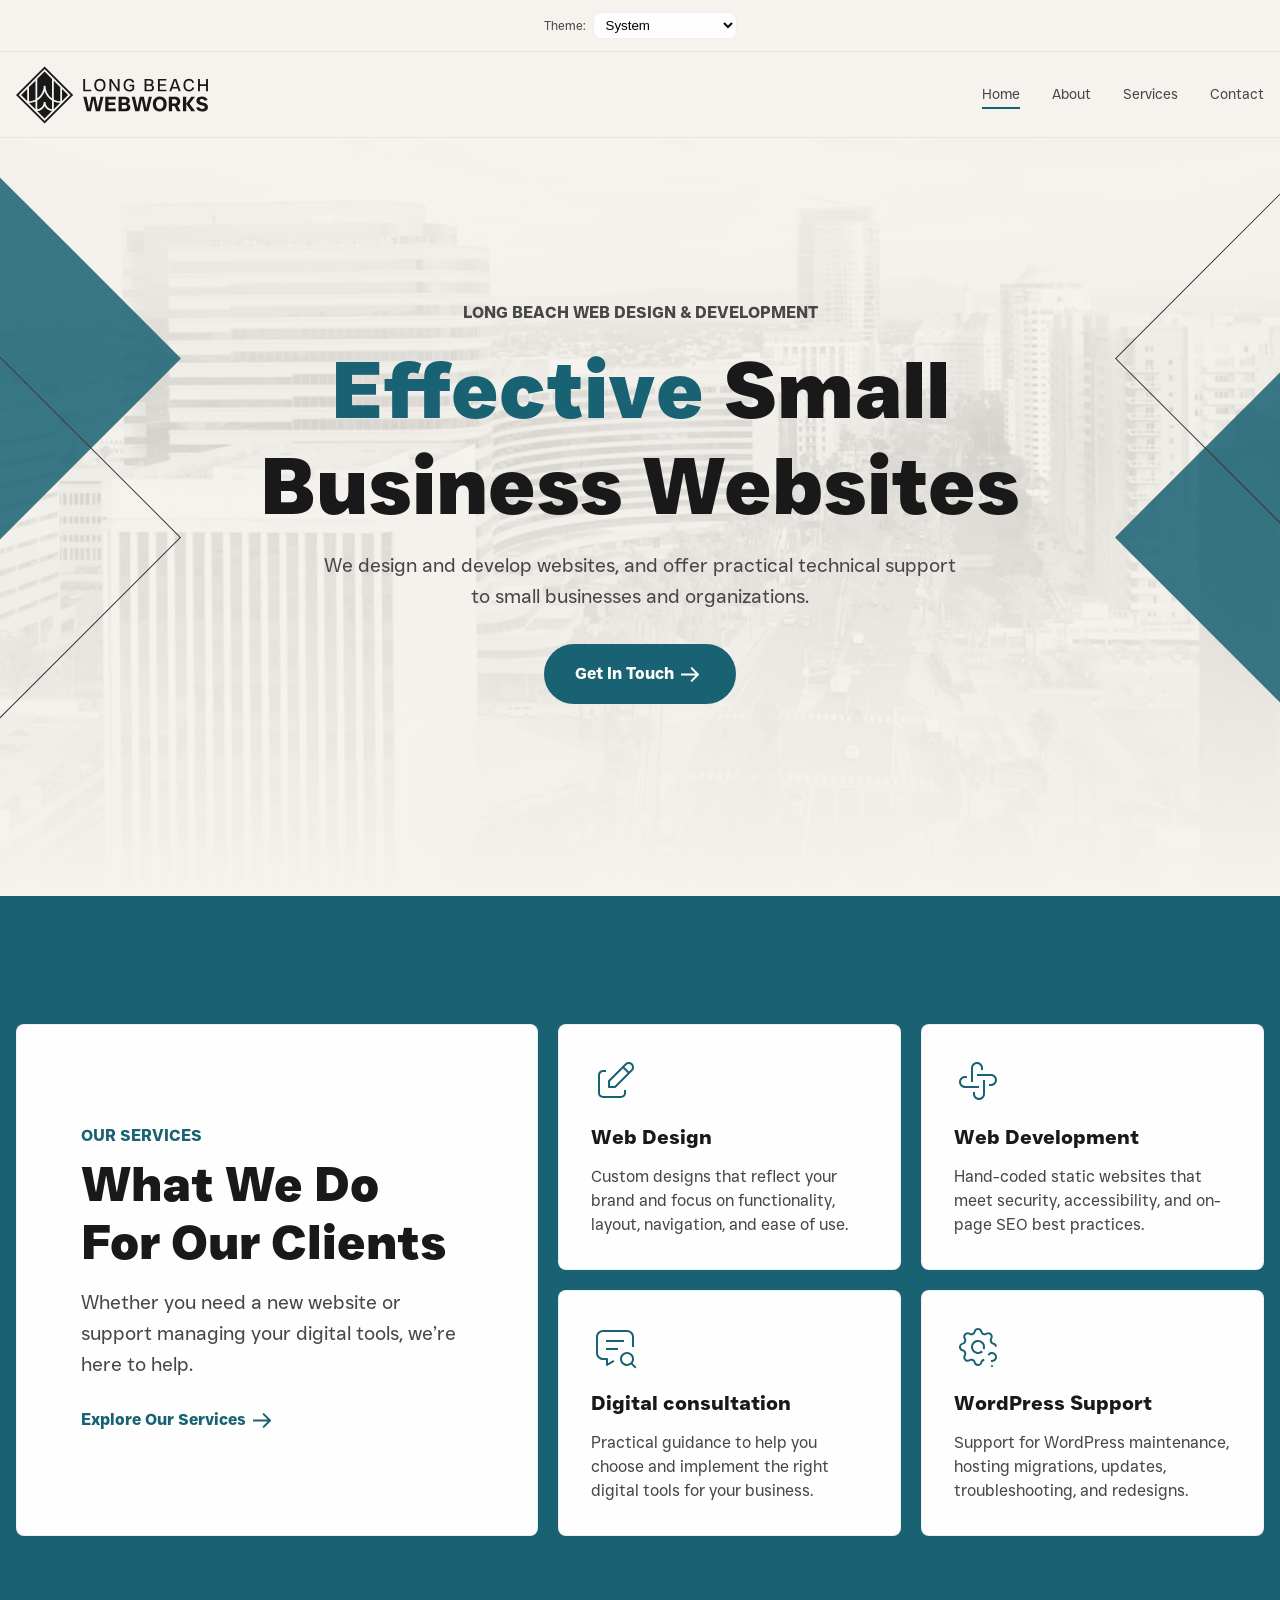
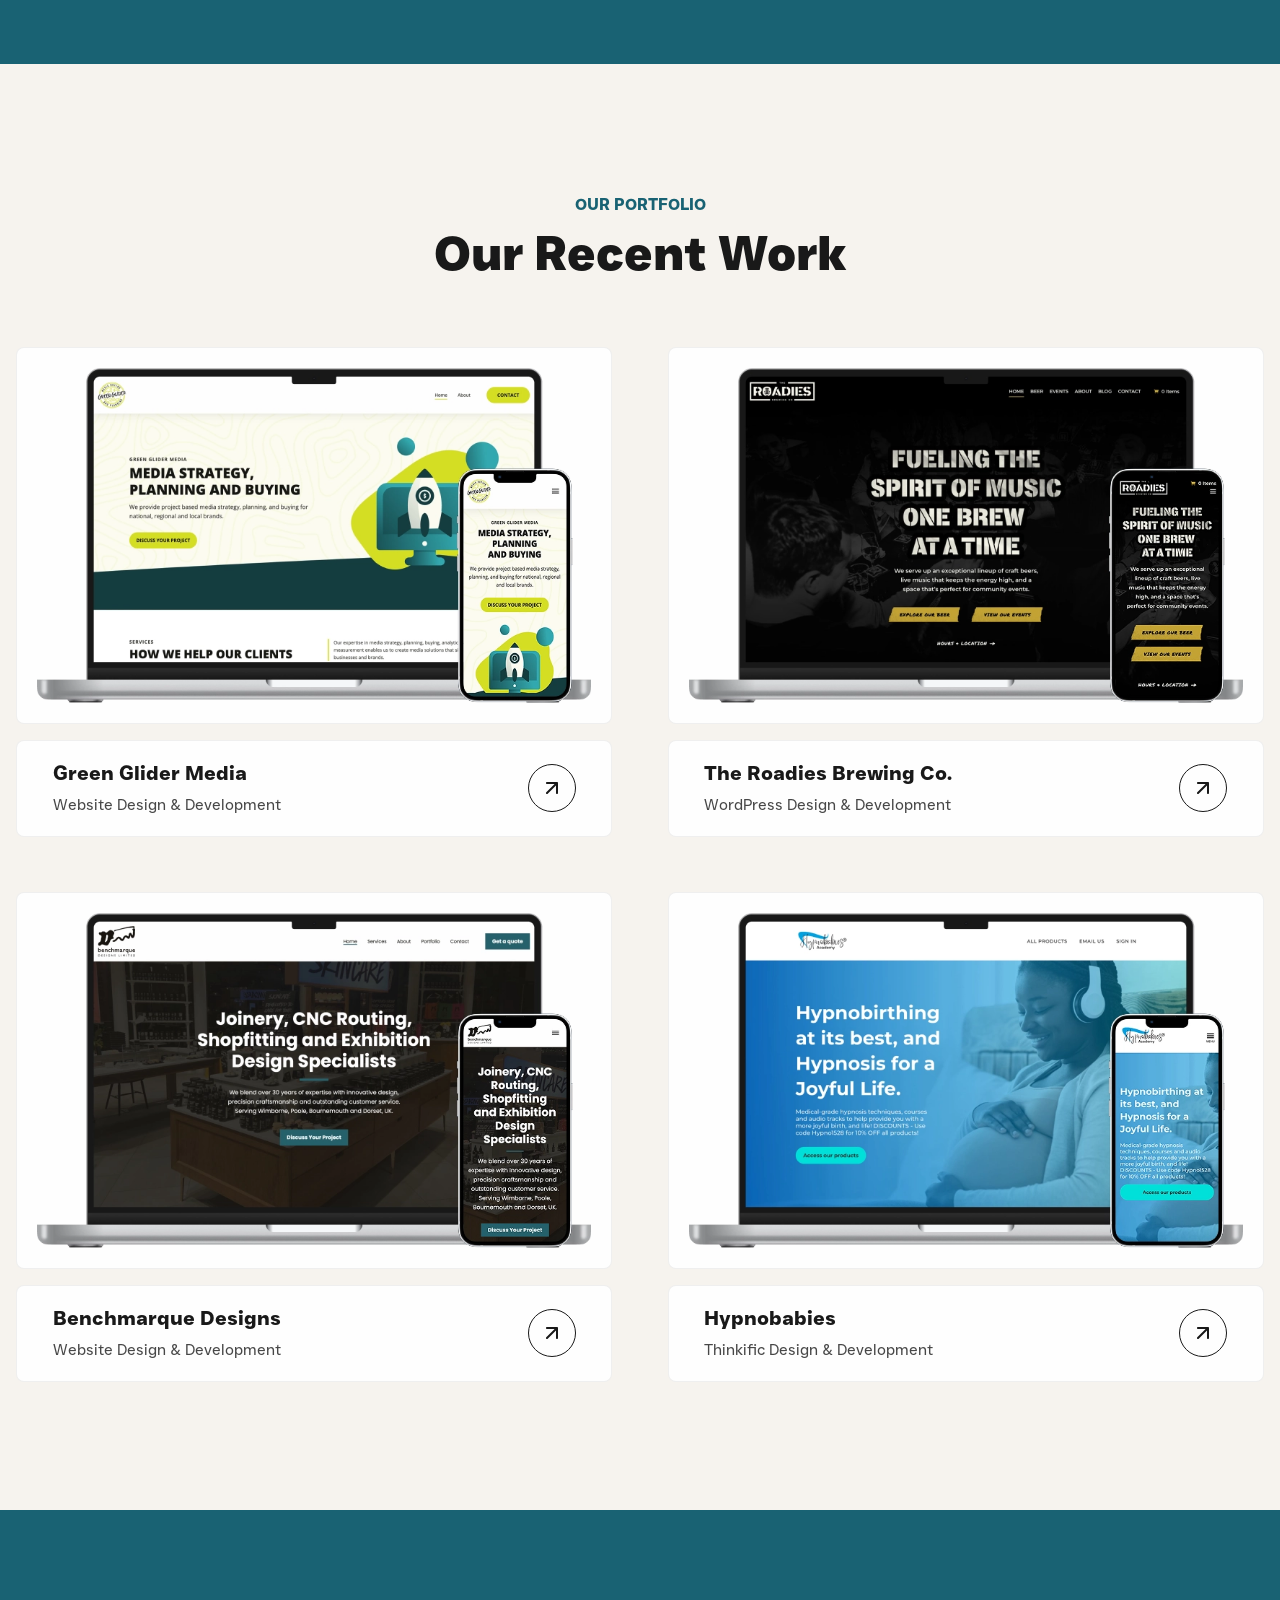
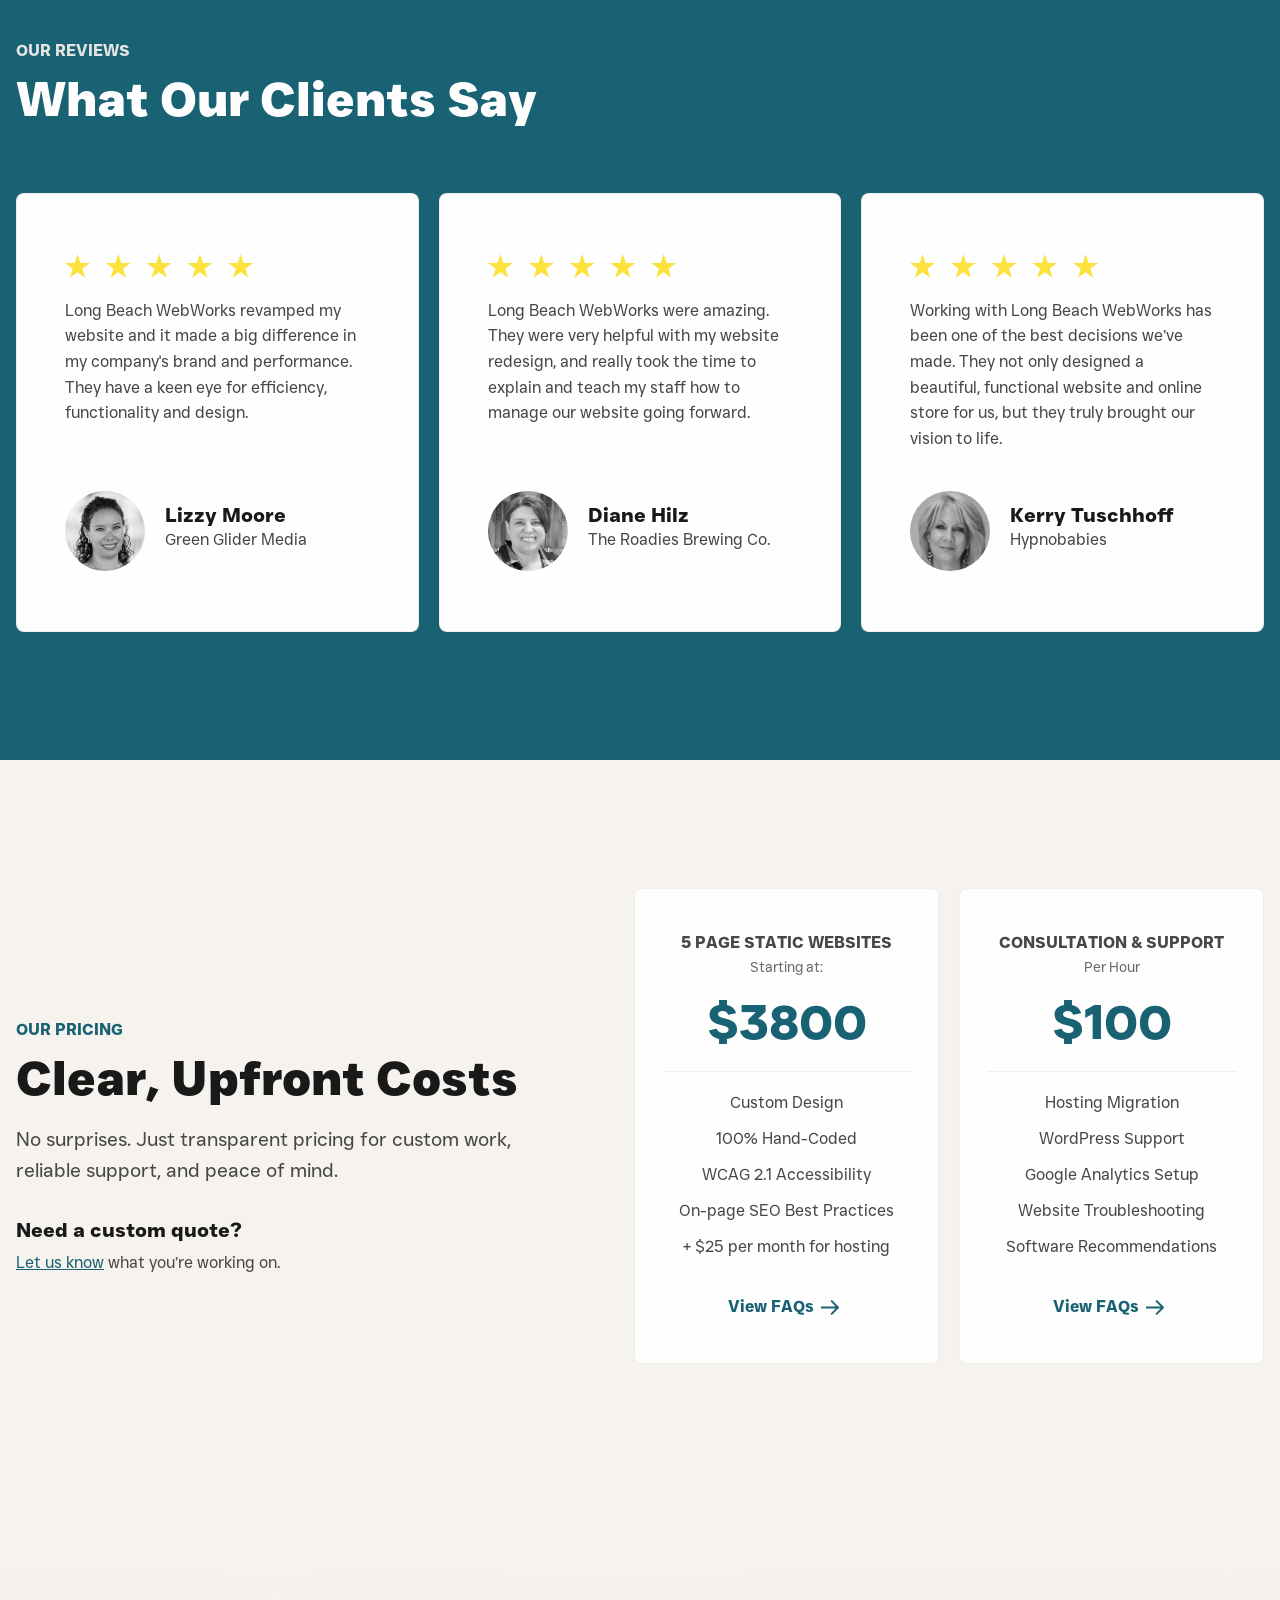
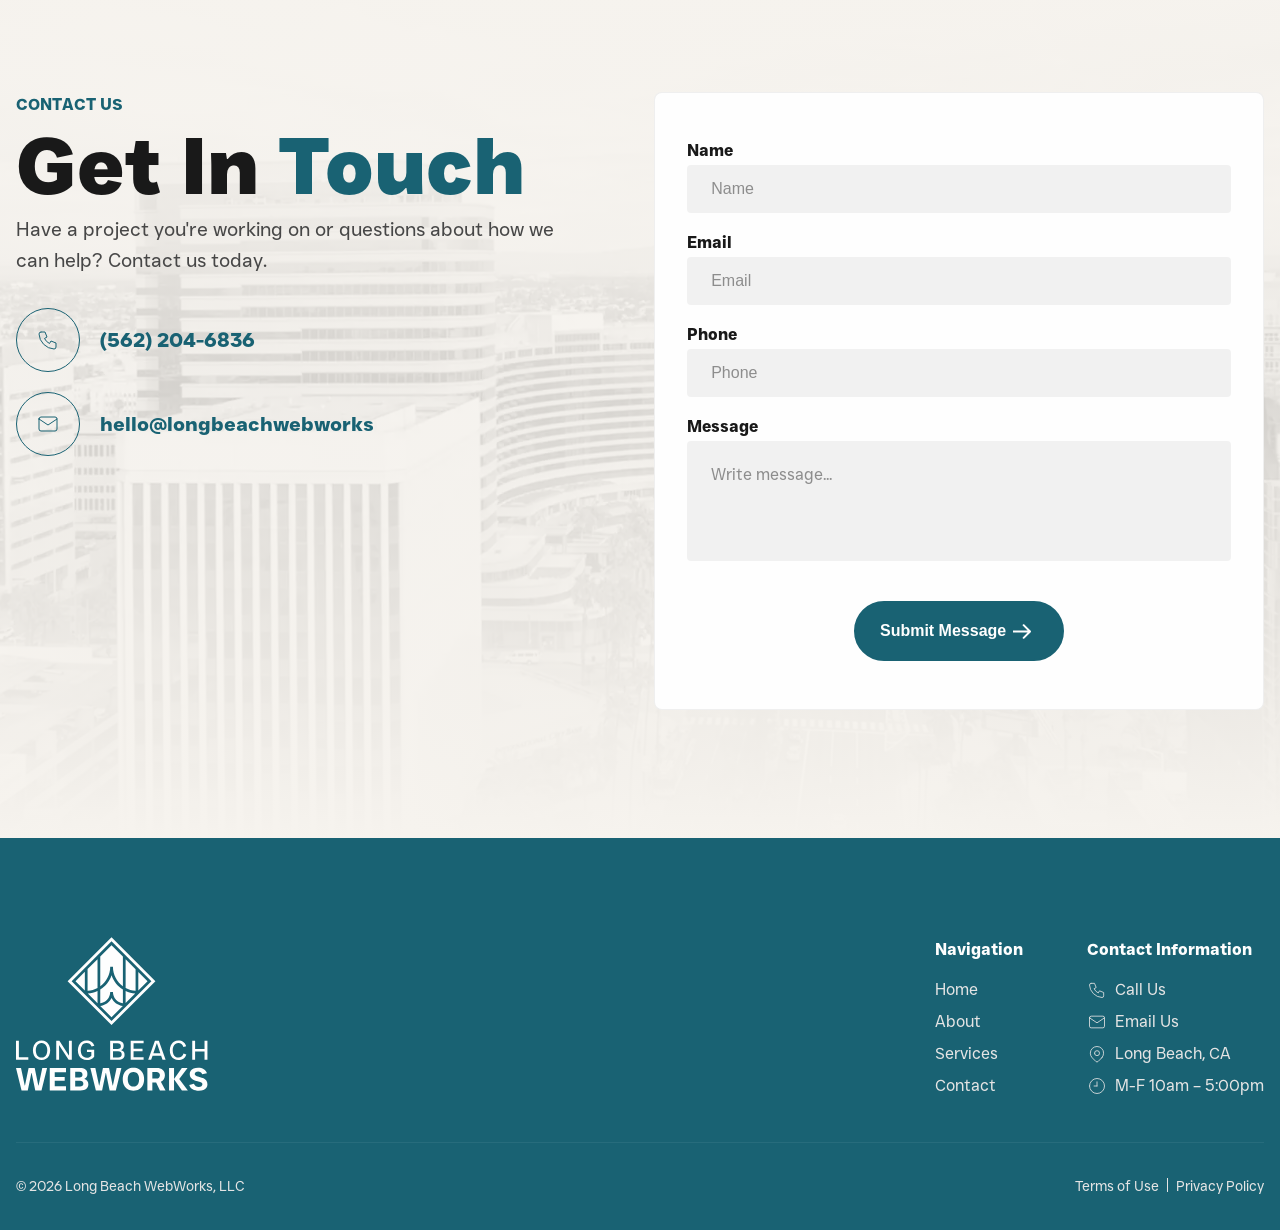
<file: index.html>
<!DOCTYPE html>
<html lang="en">
  <head>
    <!-- Google tag (gtag.js) -->
    <script
      async
      src="https://www.googletagmanager.com/gtag/js?id=G-CXLFS8V68P"></script>
    <script>
      window.dataLayer = window.dataLayer || [];
      function gtag() {
        dataLayer.push(arguments);
      }
      gtag("js", new Date());

      gtag("config", "G-CXLFS8V68P");
    </script>

    <meta charset="UTF-8" />
    <meta http-equiv="X-UA-Compatible" content="IE=edge" />
    <meta name="viewport" content="width=device-width, initial-scale=1.0" />

    <link rel="canonical" href="https://www.longbeachwebworks.com/" />
    <meta
      name="description"
      content="Website design and development for small businesses and organizations in Long Beach, CA." />
    <meta
      name="keywords"
      content="web design Long Beach CA, website development Long Beach CA, small business websites Long Beach CA, static websites, hand-coded websites, Long Beach WebWorks, tech support, digital consultation" />

    <meta
      property="og:title"
      content="Long Beach WebWorks | Website Design & Development in Long Beach, CA" />
    <meta
      property="og:description"
      content="We build fast, secure, and fully managed websites for small businesses and organizations in Long Beach, CA." />
    <meta property="og:type" content="website" />
    <meta property="og:url" content="https://www.longbeachwebworks.com/" />
    <meta
      property="og:image"
      content="/assets/img/jpg/lbw-open-graph-image-light.jpg" />
    <meta
      property="og:image:secure_url"
      content="/assets/img/jpg/lbw-open-graph-image-light.jpg" />

    <link
      rel="icon"
      href="/assets/favicons/favicon-light.png"
      type="image/png"
      media="(prefers-color-scheme: light)" />
    <link
      rel="icon"
      href="/assets/favicons/favicon-dark.png"
      type="image/png"
      media="(prefers-color-scheme: dark)" />
    <link
      rel="icon"
      type="image/png"
      sizes="32x32"
      href="/assets/favicons/favicon-light.png" />
    <link
      rel="icon"
      type="image/png"
      sizes="16x16"
      href="/assets/favicons/favicon-light.png" />

    <meta
      name="theme-color"
      content="#F6F3EE"
      media="(prefers-color-scheme: light)" />
    <meta
      name="theme-color"
      content="#191919"
      media="(prefers-color-scheme: dark)" />

    <!-- Mobile Hero Image -->
    <link
      rel="preload"
      fetchpriority="high"
      as="image"
      href="/assets/img/webp/lbw-dtlb-hero-m.webp"
      type="image/webp"
      imagesrcset="/assets/img/webp/lbw-dtlb-hero-m.webp 600w"
      imagesizes="100vw" />

    <!-- Desktop Hero Image -->
    <link
      rel="preload"
      fetchpriority="high"
      as="image"
      href="/assets/img/webp/lbw-dtlb-hero-d.webp"
      type="image/webp"
      imagesrcset="/assets/img/webp/lbw-dtlb-hero-d.webp 1920w"
      imagesizes="(min-width: 1024px) 100vw" />

    <link
      rel="preload"
      as="font"
      type="font/woff2"
      href="/assets/fonts/JUST-Sans-Regular.woff2"
      crossorigin />
    <link
      rel="preload"
      as="font"
      type="font/woff2"
      href="/assets/fonts/JUST-Sans-Bold.woff2"
      crossorigin />
    <link
      rel="preload"
      as="font"
      type="font/woff2"
      href="/assets/fonts/JUST-Sans-ExBold.woff2"
      crossorigin />

    <link rel="stylesheet" href="/css/core-styles.css" />
    <link rel="stylesheet" href="/css/index.css" />

    <title>Small Business Web Design & Development | Long Beach WebWorks</title>
  </head>
  <body>
    <!--Screen reader skip main nav-->
    <a class="skip" aria-label="skip to main content" href="#main"
      >Click To Skip To Main Content</a
    >

    <!-- ============================================ -->
    <!--                 Navigation                   -->
    <!-- ============================================ -->

    <header id="cs-navigation">
      <div id="theme-picker">
        <label
          >Theme:
          <select id="color-scheme">
            <option value="system">System</option>
            <option value="dark">Dark Mode</option>
            <option value="light">Light Mode</option>
          </select>
        </label>
      </div>
      <div class="cs-container">
        <!--Nav Logo-->
        <a href="/index.html" class="cs-logo" aria-label="back to home">
          <svg
            width="282"
            height="84"
            viewBox="0 0 282 84"
            fill="none"
            xmlns="http://www.w3.org/2000/svg"
            alt="Long Beach WebWorks logo">
            <path
              fill-rule="evenodd"
              clip-rule="evenodd"
              d="M42 0L0 42L42 84L84 42L42 0ZM3.82857 42L42 3.82857L80.1714 42L42 80.1714L3.82857 42ZM40.75 28.2754C40.75 35.9227 36.9932 42.7051 31.2291 46.8829V18.2943L42 7.52344L52.8852 18.4086V46.8829C47.1211 42.7084 43.3643 35.9227 43.3643 28.2754H40.75ZM19.094 30.4327L28.6148 20.9119V48.5213C25.7491 50.0619 22.5211 51.0117 19.094 51.2042V30.4327ZM55.4995 21.026V48.5212C58.3652 50.0618 61.5932 51.0116 65.0203 51.2041V30.5468L55.4995 21.026ZM40.7467 52.2749C40.7467 57.804 36.5819 62.38 31.2258 63.0262V50.0261C36.2718 46.896 40.1494 42.0621 42.0555 36.334C43.9616 42.0621 47.8391 46.896 52.8851 50.0261V63.0262C47.5291 62.38 43.3643 57.804 43.3643 52.2749H40.7467ZM55.4995 51.4391V62.9737L64.6809 53.7924C61.417 53.5835 58.3195 52.761 55.4995 51.4391ZM28.6147 51.4391C25.7653 52.7773 22.6319 53.6031 19.3289 53.8022L28.6147 63.088V51.4391ZM76.4734 42L67.6348 50.8387V33.1614L76.4734 42ZM7.52332 42L16.4795 33.0471V50.9529L7.52332 42ZM31.1802 65.6568C35.9847 65.2064 40.0645 62.2199 42.0555 58.0519V58.0551C44.0335 62.1938 48.0677 65.1672 52.8264 65.6503L42 76.4767L31.1802 65.6568ZM118.912 35.7011C120.167 36.4808 121.6 36.8707 123.211 36.8707C124.839 36.8707 126.275 36.4808 127.523 35.7011C128.771 34.9214 129.739 33.8202 130.434 32.4009C131.128 30.9817 131.473 29.3538 131.473 27.5174C131.473 25.6809 131.124 24.0531 130.434 22.6338C129.739 21.2112 128.771 20.1134 127.523 19.3337C126.275 18.5539 124.822 18.1641 123.211 18.1641C121.6 18.1641 120.167 18.5539 118.912 19.3337C117.657 20.1134 116.682 21.2146 115.991 22.6338C115.297 24.0565 114.952 25.6809 114.952 27.5174C114.952 29.3538 115.297 30.9817 115.991 32.4009C116.682 33.8236 117.657 34.9214 118.912 35.7011ZM126.107 33.6253C125.283 34.1793 124.319 34.4563 123.211 34.4563C122.12 34.4563 121.159 34.1793 120.328 33.6253C119.497 33.0712 118.85 32.271 118.392 31.2211C117.934 30.1746 117.705 28.94 117.705 27.5208C117.705 26.1016 117.934 24.867 118.392 23.8205C118.85 22.774 119.497 21.9738 120.328 21.4198C121.159 20.8657 122.103 20.5887 123.211 20.5887C124.319 20.5887 125.287 20.8657 126.107 21.4198C126.928 21.9738 127.571 22.774 128.029 23.8205C128.488 24.867 128.717 26.1016 128.717 27.5208C128.717 28.94 128.488 30.1746 128.029 31.2211C127.571 32.271 126.928 33.0712 126.107 33.6253ZM98.7692 36.6109V18.4309H101.522V34.1691H110.561V36.6109H98.7692ZM211.122 66.1607C209.067 66.1607 207.268 65.7025 205.725 64.7894C204.18 63.8728 202.993 62.5904 202.159 60.9317C201.324 59.2765 200.91 57.3614 200.91 55.183C200.91 53.0045 201.328 51.0928 202.159 49.4342C202.993 47.779 204.183 46.4931 205.725 45.5766C207.268 44.66 209.067 44.2052 211.122 44.2052C213.177 44.2052 214.997 44.6635 216.532 45.5766C218.068 46.4897 219.251 47.7755 220.085 49.4342C220.92 51.0928 221.334 53.0079 221.334 55.183C221.334 57.358 220.916 59.2731 220.085 60.9317C219.251 62.5904 218.068 63.8728 216.532 64.7894C214.997 65.7059 213.194 66.1607 211.122 66.1607ZM211.122 62.1663C212.22 62.1663 213.181 61.8859 214.005 61.3285C214.829 60.771 215.462 59.9673 215.91 58.9209C216.358 57.8744 216.58 56.6296 216.58 55.1864C216.58 53.7432 216.354 52.4984 215.91 51.4519C215.462 50.4054 214.826 49.6017 214.005 49.0443C213.181 48.4869 212.22 48.2064 211.122 48.2064C210.024 48.2064 209.094 48.4869 208.27 49.0443C207.446 49.6052 206.806 50.4054 206.348 51.4519C205.89 52.4984 205.664 53.7432 205.664 55.1864C205.664 56.6296 205.893 57.8744 206.348 58.9209C206.806 59.9673 207.446 60.771 208.27 61.3285C209.094 61.8859 210.045 62.1663 211.122 62.1663ZM98.7726 44.5129L104.077 65.8563H104.08H110.024L113.499 49.1469H113.741L117.216 65.8563H123.16L128.495 44.5129H123.922L120.355 61.1916H120.113L116.669 44.5129H110.814L107.37 61.1916H107.127L103.56 44.5129H98.7726ZM131.073 44.5129V65.8563H146.593V61.9235H135.83V56.7082H145.375V53.0489H135.83V48.4458H146.593V44.5129H131.073ZM150.648 65.8563V44.5129H159.885C162.16 44.5129 163.931 44.9746 165.19 45.9014C166.448 46.8282 167.081 48.244 167.081 50.1557C167.081 51.315 166.824 52.2863 166.318 53.0694C165.812 53.8526 165.118 54.4374 164.246 54.8204V55.0632C165.446 55.4497 166.37 56.055 167.019 56.8792C167.669 57.7033 167.994 58.7635 167.994 60.0665C167.994 61.9166 167.375 63.3427 166.134 64.3481C164.892 65.3536 163.004 65.8563 160.463 65.8563H150.648ZM159.4 53.4183C160.375 53.4183 161.117 53.1891 161.626 52.7309C162.136 52.2726 162.389 51.6297 162.389 50.7952C162.389 49.9608 162.129 49.311 161.613 48.8425C161.096 48.374 160.357 48.1414 159.403 48.1414H155.409V53.4183H159.4ZM160.009 62.2312C161.004 62.2312 161.787 61.9884 162.355 61.4994C162.922 61.0104 163.21 60.3298 163.21 59.4577C163.21 58.5857 162.926 57.8743 162.355 57.3853C161.784 56.8963 161.004 56.6534 160.009 56.6534H155.402V62.2347H160.009V62.2312ZM169.889 44.5129L175.193 65.8563H181.137L184.611 49.1469H184.854L188.329 65.8563H194.276L199.611 44.5129H195.038L191.471 61.1916H191.229L187.785 44.5129H181.93L178.486 61.1916H178.243L174.676 44.5129H169.889ZM224.449 44.5129V65.8563V65.8597H229.206V58.2061H232.835L236.494 65.8597H241.829L237.345 57.505C238.583 56.9954 239.544 56.2225 240.225 55.1863C240.905 54.1501 241.247 52.9087 241.247 51.4655C241.247 49.27 240.557 47.5635 239.175 46.3426C237.793 45.1217 235.902 44.5129 233.505 44.5129H224.449ZM235.56 53.75C234.962 54.3006 234.134 54.5742 233.077 54.5742H229.206V48.3227H233.077C234.134 48.3227 234.962 48.6031 235.56 49.1605C236.159 49.7214 236.46 50.484 236.46 51.4621C236.46 52.4402 236.159 53.1994 235.56 53.75ZM245.208 65.8563V44.5129H249.965V54.8785L257.437 44.5129H262.895L254.937 54.9093L263.2 65.8563H257.529L249.968 55.306V65.8563H245.211H245.208ZM267.758 64.7587C269.413 65.6923 271.359 66.1608 273.596 66.1608L273.606 66.1642C275.354 66.1642 276.855 65.9112 278.103 65.4016C279.352 64.8921 280.302 64.1876 280.952 63.2813C281.602 62.375 281.927 61.3252 281.927 60.1248C281.927 58.538 281.561 57.276 280.829 56.3424C280.097 55.4088 279.218 54.7214 278.192 54.2836C277.166 53.8459 275.85 53.4355 274.242 53.0491C273.185 52.7652 272.372 52.5224 271.804 52.3172C271.236 52.112 270.757 51.8384 270.371 51.493C269.984 51.1476 269.793 50.6928 269.793 50.1217C269.793 49.4514 270.084 48.9042 270.662 48.4767C271.24 48.0492 272.06 47.8372 272.994 47.8372C273.928 47.8372 274.738 48.0492 275.419 48.4767C276.099 48.9042 276.581 49.5677 276.865 50.4602L281.438 49.424C280.911 47.697 279.909 46.3975 278.435 45.522C276.961 44.6499 275.148 44.2122 272.994 44.2122C271.325 44.2122 269.885 44.4652 268.678 44.9748C267.467 45.4809 266.548 46.1854 265.918 47.078C265.289 47.974 264.974 48.9897 264.974 50.1285C264.974 51.6948 265.34 52.9328 266.072 53.8493C266.804 54.7624 267.68 55.4327 268.695 55.8602C269.711 56.2843 271.01 56.7015 272.597 57.1085C273.671 57.3718 274.502 57.6078 275.08 57.8095C275.661 58.0113 276.144 58.2952 276.53 58.6611C276.917 59.027 277.108 59.4955 277.108 60.0632C277.108 60.8156 276.804 61.4175 276.195 61.8621C275.586 62.3066 274.721 62.5324 273.603 62.5324C272.546 62.5324 271.605 62.293 270.781 61.8142C269.957 61.3388 269.352 60.6001 268.965 59.605L264.482 60.6412C265.009 62.4503 266.1 63.8251 267.758 64.7587ZM137.26 36.6109V18.4309H140.273L149.363 32.3771H149.544C149.458 30.7322 149.414 28.9846 149.414 27.131V18.4309H152.167V36.6109H149.154L140.037 22.6647H139.883C139.968 24.3267 140.013 26.0743 140.013 27.9108V36.6109H137.26ZM162.037 35.7011C163.336 36.4808 164.851 36.8707 166.582 36.8707V36.8605C168.018 36.8605 169.345 36.5937 170.555 36.0568C171.766 35.5199 172.772 34.7333 173.568 33.6937V26.9668H166.66V29.0187L170.843 29.2V32.784C170.34 33.3209 169.718 33.7484 168.972 34.0698C168.227 34.3913 167.44 34.552 166.609 34.552C165.378 34.552 164.321 34.2716 163.439 33.7073C162.556 33.1465 161.883 32.336 161.414 31.2792C160.946 30.2225 160.713 28.9503 160.713 27.514C160.713 26.0776 160.946 24.826 161.414 23.7624C161.879 22.6954 162.529 21.8849 163.36 21.3206C164.191 20.7563 165.128 20.4759 166.27 20.4759C167.413 20.4759 168.391 20.7632 169.205 21.3343C170.019 21.9054 170.658 22.7809 171.127 23.9573L173.75 23.1263C173.127 21.4642 172.176 20.2194 170.894 19.3986C169.612 18.5744 168.069 18.1641 166.27 18.1641C164.643 18.1641 163.196 18.5539 161.934 19.3337C160.672 20.1134 159.691 21.2146 159 22.6338C158.306 24.0565 157.96 25.6638 157.96 27.5174C157.96 29.3709 158.312 31.0022 159.024 32.4146C159.735 33.827 160.737 34.9214 162.037 35.7011ZM188.838 36.6109V18.4309H196.034C197.853 18.4309 199.279 18.831 200.319 19.6244C201.358 20.4178 201.878 21.6251 201.878 23.2324C201.878 24.2378 201.663 25.0757 201.228 25.7528C200.794 26.43 200.216 26.9224 199.488 27.2336V27.3636C200.527 27.6919 201.314 28.2151 201.851 28.9367C202.388 29.6549 202.654 30.5783 202.654 31.7034C202.654 33.2628 202.148 34.4701 201.136 35.325C200.124 36.1834 198.622 36.6109 196.629 36.6109H188.838ZM195.876 26.3C196.95 26.3 197.761 26.0606 198.304 25.5853C198.851 25.1099 199.122 24.4191 199.122 23.5197C199.122 22.6202 198.845 21.9499 198.291 21.4541C197.737 20.9616 196.933 20.7154 195.876 20.7154H191.591V26.3H195.876ZM196.447 34.3264C197.538 34.3264 198.386 34.0768 198.992 33.5741C199.597 33.0713 199.901 32.3532 199.901 31.4195C199.901 30.4859 199.597 29.7404 198.992 29.2377C198.386 28.7349 197.538 28.4853 196.447 28.4853H191.591V34.3298H196.447V34.3264ZM208.499 18.4309V36.6109V36.6143H220.862V34.2238H211.252V28.4579H219.822V26.0675H211.252V20.8214H220.862V18.4309H208.499ZM225.249 36.6109L231.689 18.4309H235.454L241.894 36.6109H238.96L237.606 32.6097H229.437L228.077 36.6109H225.249ZM230.206 30.3491H236.842L233.611 20.794H233.454L230.206 30.3491ZM249.869 35.7011C251.117 36.4808 252.553 36.8707 254.181 36.8707L254.185 36.8605C256.018 36.8605 257.594 36.4159 258.911 35.5233C260.224 34.6307 261.161 33.2696 261.715 31.4331L259.092 30.6021C258.624 31.9358 257.984 32.9139 257.17 33.5363C256.356 34.1588 255.361 34.47 254.185 34.47C253.073 34.47 252.105 34.193 251.274 33.6389C250.443 33.0849 249.804 32.2813 249.352 31.2245C248.904 30.1678 248.679 28.9298 248.679 27.5105C248.679 26.0913 248.901 24.8533 249.352 23.7966C249.804 22.7398 250.443 21.9362 251.274 21.3821C252.105 20.8281 253.043 20.5511 254.185 20.5511C255.327 20.5511 256.302 20.8726 257.105 21.5121C257.909 22.155 258.518 23.1229 258.935 24.4224L261.585 23.5914C261.048 21.7754 260.125 20.4143 258.819 19.5149C257.509 18.6155 255.963 18.1641 254.181 18.1641C252.553 18.1641 251.117 18.5539 249.869 19.3337C248.621 20.1134 247.649 21.2146 246.959 22.6338C246.264 24.0565 245.919 25.6809 245.919 27.5174C245.919 29.3538 246.268 30.9817 246.959 32.4009C247.653 33.8236 248.624 34.9214 249.869 35.7011ZM267.375 36.6109V18.4309H270.128V26.1701H279.139V18.4309H281.92V36.6109H279.139V28.6118H270.128V36.6109H267.375Z"
              fill="" />
          </svg>
        </a>

        <!--Navigation List-->
        <nav class="cs-nav" role="navigation">
          <!--Mobile Nav Toggle-->
          <button class="cs-toggle" aria-label="mobile menu toggle">
            <div class="cs-box" aria-hidden="true">
              <span class="cs-line cs-line1" aria-hidden="true"></span>
              <span class="cs-line cs-line2" aria-hidden="true"></span>
              <span class="cs-line cs-line3" aria-hidden="true"></span>
            </div>
          </button>
          <div class="cs-ul-wrapper">
            <ul id="cs-expanded" class="cs-ul" aria-expanded="false">
              <li class="cs-li">
                <a href="/index.html" class="cs-li-link cs-active"> Home </a>
              </li>
              <li class="cs-li">
                <a href="/about.html" class="cs-li-link"> About </a>
              </li>
              <li class="cs-li">
                <a href="/services.html" class="cs-li-link"> Services </a>
              </li>
              <li class="cs-li">
                <a href="/contact.html" class="cs-li-link"> Contact </a>
              </li>
            </ul>
          </div>
        </nav>
      </div>
    </header>

    <main id="main">
      <!-- ============================================ -->
      <!--                    Hero                      -->
      <!-- ============================================ -->

      <section id="hero-1617">
        <div aria-hidden="true" class="left-shapes">
          <div class="left-top-shape"></div>
          <div class="left-bottom-shape"></div>
        </div>
        <div aria-hidden="true" class="right-shapes">
          <div class="right-top-shape"></div>
          <div class="right-bottom-shape"></div>
        </div>
        <div class="cs-container">
          <div class="cs-content">
            <span class="cs-topper">Long Beach Web Design & Development</span>
            <h1 class="cs-title">
              <span class="primary-text-highlight"> Effective</span> Small
              Business Websites
            </h1>
            <p class="subheading">
              We design and develop websites, and offer practical technical
              support to small businesses and organizations.
            </p>
            <a href="/contact.html" class="cs-button-solid">
              Get in touch
              <svg
                width="32"
                height="32"
                viewBox="0 0 32 32"
                fill="none"
                xmlns="http://www.w3.org/2000/svg"
                aria-hidden="true">
                <path
                  d="M8 15.5H7V17.5H8V15.5ZM24.7071 17.2071C25.0976 16.8166 25.0976 16.1834 24.7071 15.7929L18.3431 9.42893C17.9526 9.03841 17.3195 9.03841 16.9289 9.42893C16.5384 9.81946 16.5384 10.4526 16.9289 10.8431L22.5858 16.5L16.9289 22.1569C16.5384 22.5474 16.5384 23.1805 16.9289 23.5711C17.3195 23.9616 17.9526 23.9616 18.3431 23.5711L24.7071 17.2071ZM8 17.5H24V15.5H8V17.5Z"
                  fill="" />
              </svg>
            </a>
          </div>
        </div>

        <!-- Background Image -->
        <picture class="cs-background">
          <source
            media="(max-width: 600px)"
            srcset="assets/img/webp/lbw-dtlb-hero-m.webp" />
          <source
            media="(min-width: 601px)"
            srcset="assets/img/webp/lbw-dtlb-hero-d.webp" />
          <img
            fetchpriority="high"
            loading="eager"
            decoding="async"
            src="assets/img/webp/lbw-dtlb-hero-d.webp"
            alt="Downtown Long Beach"
            width="1920"
            height="1280"
            aria-hidden="true" />
        </picture>
      </section>

      <!-- ============================================ -->
      <!--                   Services                   -->
      <!-- ============================================ -->

      <section id="services-1646">
        <div class="cs-container">
          <div class="cs-content">
            <span class="cs-topper">Our Services</span>
            <h2 class="cs-title">What We Do For Our Clients</h2>
            <p class="subheading">
              Whether you need a new website or support managing your digital
              tools, we’re here to help.
            </p>
            <a href="/services.html" class="text-only-btn"
              >explore our services
              <svg
                width="32"
                height="32"
                viewBox="0 0 32 32"
                fill="none"
                xmlns="http://www.w3.org/2000/svg"
                aria-hidden="true">
                <path
                  d="M8 15.5H7V17.5H8V15.5ZM24.7071 17.2071C25.0976 16.8166 25.0976 16.1834 24.7071 15.7929L18.3431 9.42893C17.9526 9.03841 17.3195 9.03841 16.9289 9.42893C16.5384 9.81946 16.5384 10.4526 16.9289 10.8431L22.5858 16.5L16.9289 22.1569C16.5384 22.5474 16.5384 23.1805 16.9289 23.5711C17.3195 23.9616 17.9526 23.9616 18.3431 23.5711L24.7071 17.2071ZM8 17.5H24V15.5H8V17.5Z"
                  fill="" />
              </svg>
            </a>
          </div>
          <ul class="cs-card-group">
            <!-- Web Design -->
            <li class="cs-item">
              <svg
                width="48"
                height="48"
                viewBox="0 0 48 48"
                fill="none"
                xmlns="http://www.w3.org/2000/svg"
                class="lbw-icon"
                aria-hidden="true">
                <path
                  d="M15 15H12C11.2044 15 10.4415 15.3163 9.87891 15.8789C9.3163 16.4415 9 17.2044 9 18V36C9 36.7956 9.3163 37.5585 9.87891 38.1211C10.4415 38.6837 11.2044 39 12 39H30C30.7956 39 31.5585 38.6837 32.1211 38.1211C32.6837 37.5585 33 36.7956 33 36V33H35V36C35 37.3261 34.4728 38.5975 33.5352 39.5352C32.5975 40.4728 31.3261 41 30 41H12C10.6739 41 9.40253 40.4728 8.46484 39.5352C7.52716 38.5975 7 37.3261 7 36V18C7 16.6739 7.52716 15.4025 8.46484 14.4648C9.40253 13.5272 10.6739 13 12 13H15V15Z"
                  fill="" />
                <path
                  fill-rule="evenodd"
                  clip-rule="evenodd"
                  d="M37.7998 5C39.179 5 40.5023 5.54821 41.4775 6.52344C42.4525 7.49862 43 8.82125 43 10.2002C42.9999 11.5787 42.4519 12.9 41.4775 13.875L41.4785 13.876L39.3877 15.9736L39.4141 16L38 17.4141L37.9756 17.3896L24.708 30.7061C24.5204 30.8942 24.2657 31 24 31H18C17.4478 31 17.0001 30.5522 17 30V24C17.0001 23.7344 17.1059 23.4796 17.2939 23.292L30.6094 10.0234L30.5859 10L32 8.58594L32.0254 8.61133L34.124 6.52148C35.0991 5.54716 36.4213 5.00005 37.7998 5ZM19 24.416V29H23.585L36.5615 15.9756L32.0234 11.4375L19 24.416ZM37.7998 7C36.9511 7.00005 36.1372 7.33739 35.5371 7.9375L35.5361 7.93848L33.4404 10.0264L37.9736 14.5596L40.0615 12.4648L40.0625 12.4629L40.7695 13.1699L40.8945 13.2939L40.0625 12.4629C40.6626 11.8628 40.9999 11.0489 41 10.2002C41 9.3515 40.6626 8.53764 40.0625 7.9375C39.4624 7.33741 38.6485 7 37.7998 7Z"
                  fill="" />
              </svg>
              <!-- Text Grouped For Flexbox-->
              <div class="cs-text-group">
                <h3 class="cs-h3">Web Design</h3>
                <p class="cs-item-text">
                  Custom designs that reflect your brand and focus on
                  functionality, layout, navigation, and ease of use.
                </p>
              </div>
            </li>
            <!-- Web Development -->
            <li class="cs-item">
              <svg
                width="48"
                height="48"
                viewBox="0 0 48 48"
                fill="none"
                xmlns="http://www.w3.org/2000/svg"
                class="lbw-icon"
                aria-hidden="true">
                <path
                  d="M31 37C31 38.5913 30.3674 40.117 29.2422 41.2422C28.117 42.3674 26.5913 43 25 43C23.4087 43 21.883 42.3674 20.7578 41.2422C19.6326 40.117 19 38.5913 19 37V35H21V37C21 38.0609 21.4217 39.078 22.1719 39.8281C22.922 40.5783 23.9391 41 25 41C26.0609 41 27.078 40.5783 27.8281 39.8281C28.5783 39.078 29 38.0609 29 37V23H31V37Z"
                  fill="" />
                <path
                  d="M13 21H11C9.93913 21 8.92202 21.4217 8.17188 22.1719C7.42173 22.922 7 23.9391 7 25C7 26.0609 7.42173 27.078 8.17188 27.8281C8.92202 28.5783 9.93913 29 11 29H25V31H11C9.4087 31 7.88303 30.3674 6.75781 29.2422C5.63259 28.117 5 26.5913 5 25C5 23.4087 5.63259 21.883 6.75781 20.7578C7.88303 19.6326 9.4087 19 11 19H13V21Z"
                  fill="" />
                <path
                  d="M37 17C38.5913 17 40.117 17.6326 41.2422 18.7578C42.3674 19.883 43 21.4087 43 23C43 24.5913 42.3674 26.117 41.2422 27.2422C40.117 28.3674 38.5913 29 37 29H35V27H37C38.0609 27 39.078 26.5783 39.8281 25.8281C40.5783 25.078 41 24.0609 41 23C41 21.9391 40.5783 20.922 39.8281 20.1719C39.078 19.4217 38.0609 19 37 19H23V17H37Z"
                  fill="" />
                <path
                  d="M23 5C24.5913 5 26.117 5.63259 27.2422 6.75781C28.3674 7.88303 29 9.4087 29 11V13H27V11C27 9.93913 26.5783 8.92202 25.8281 8.17188C25.078 7.42173 24.0609 7 23 7C21.9391 7 20.922 7.42173 20.1719 8.17188C19.4217 8.92202 19 9.93913 19 11V25H17V11C17 9.4087 17.6326 7.88303 18.7578 6.75781C19.883 5.63259 21.4087 5 23 5Z"
                  fill="" />
              </svg>
              <!-- Text Grouped For Flexbox-->
              <div class="cs-text-group">
                <h3 class="cs-h3">Web Development</h3>
                <p class="cs-item-text">
                  Hand-coded static websites that meet security, accessibility,
                  and on-page SEO best practices.
                </p>
              </div>
            </li>
            <!-- Digital Consultation -->
            <li class="cs-item">
              <svg
                width="48"
                height="48"
                viewBox="0 0 48 48"
                fill="none"
                xmlns="http://www.w3.org/2000/svg"
                class="lbw-icon"
                aria-hidden="true">
                <path
                  fill-rule="evenodd"
                  clip-rule="evenodd"
                  d="M36 29C37.8565 29 39.6374 29.737 40.9502 31.0498C42.263 32.3626 43 34.1435 43 36C43 37.5199 42.5049 38.9883 41.6055 40.1914L45.415 44L44 45.415L40.1914 41.6055C38.9883 42.5049 37.5199 43 36 43C34.1435 43 32.3626 42.263 31.0498 40.9502C29.737 39.6374 29 37.8565 29 36C29 34.1435 29.737 32.3626 31.0498 31.0498C32.3626 29.737 34.1435 29 36 29ZM36 31C34.6739 31 33.4025 31.5272 32.4648 32.4648C31.5272 33.4025 31 34.6739 31 36C31 37.3261 31.5272 38.5975 32.4648 39.5352C33.4025 40.4728 34.6739 41 36 41C37.3261 41 38.5975 40.4728 39.5352 39.5352C40.4728 38.5975 41 37.3261 41 36C41 34.6739 40.4728 33.4025 39.5352 32.4648C38.5975 31.5272 37.3261 31 36 31Z"
                  fill="" />
                <path
                  d="M36 7C37.8565 7 39.6374 7.73705 40.9502 9.0498C42.263 10.3626 43 12.1435 43 14V24H41V14C41 12.6739 40.4728 11.4025 39.5352 10.4648C38.5975 9.52716 37.3261 9 36 9H12C10.6739 9 9.40253 9.52716 8.46484 10.4648C7.52716 11.4025 7 12.6739 7 14V30C7 31.3261 7.52716 32.5975 8.46484 33.5352C9.40253 34.4728 10.6739 35 12 35H16C16.5523 35 17 35.4477 17 36V40.2334L22.3594 37.0176L23.3877 38.7334L16.5146 42.8574C16.2057 43.0428 15.8204 43.0476 15.5068 42.8701C15.1936 42.6926 15 42.3601 15 42V37H12C10.1435 37 8.36256 36.2629 7.0498 34.9502C5.73705 33.6374 5 31.8565 5 30V14C5 12.1435 5.73705 10.3626 7.0498 9.0498C8.36256 7.73705 10.1435 7 12 7H36Z"
                  fill="" />
                <path d="M27 27H15V25H27V27Z" fill="" />
                <path d="M33 19H15V17H33V19Z" fill="" />
              </svg>
              <!-- Text Grouped For Flexbox-->
              <div class="cs-text-group">
                <h3 class="cs-h3">Digital consultation</h3>
                <p class="cs-item-text">
                  Practical guidance to help you choose and implement the right
                  digital tools for your business.
                </p>
              </div>
            </li>
            <!-- WordPress Support -->
            <li class="cs-item">
              <svg
                width="48"
                height="48"
                viewBox="0 0 48 48"
                fill="none"
                xmlns="http://www.w3.org/2000/svg"
                class="lbw-icon"
                aria-hidden="true">
                <path
                  d="M38.0002 42C38.5524 42.0001 39.0002 42.4478 39.0002 43V43.0195C39.0002 43.5717 38.5524 44.0194 38.0002 44.0195C37.4479 44.0195 37.0002 43.5718 37.0002 43.0195V43C37.0002 42.4477 37.4479 42 38.0002 42Z"
                  fill="" />
                <path
                  d="M19.7336 8.18943C20.9576 3.93686 27.0428 3.93681 28.2668 8.18943L28.3225 8.39841L28.3606 8.53806C28.4589 8.85939 28.6219 9.15795 28.841 9.41404C29.0916 9.70677 29.4079 9.93645 29.7639 10.084C30.1199 10.2314 30.5066 10.2925 30.8908 10.2627C31.2749 10.2328 31.6469 10.1126 31.9758 9.91208L32.1633 9.80369C36.0981 7.62955 40.4769 12.1055 38.09 16.0263L38.0188 16.1513C37.8612 16.448 37.7665 16.7745 37.7404 17.1103C37.7107 17.4943 37.7718 17.8804 37.9191 18.2363C38.0664 18.592 38.2958 18.9077 38.5881 19.1582C38.8806 19.4087 39.2285 19.5877 39.6027 19.6787C40.2725 19.8299 40.8963 20.1376 41.424 20.5771C41.957 21.0211 42.3762 21.5863 42.6457 22.2256L43.0344 23.1465L41.1916 23.9238L40.8029 23.0029C40.6576 22.6582 40.4311 22.3527 40.1438 22.1133C39.8924 21.9039 39.6 21.7503 39.2863 21.6611L39.1506 21.6269L39.1301 21.622C38.4502 21.4567 37.8187 21.1329 37.2873 20.6777C36.7559 20.2224 36.3392 19.6475 36.0715 19.001C35.8038 18.3544 35.6923 17.6537 35.7463 16.956C35.7936 16.3458 35.966 15.7528 36.2522 15.2138L36.382 14.9853C37.6745 12.8613 35.3603 10.4422 33.2229 11.5058L33.0168 11.6201C32.419 11.9846 31.7432 12.2026 31.0451 12.2568C30.3472 12.3109 29.646 12.1995 28.9992 11.9316C28.3523 11.6636 27.7768 11.2459 27.3215 10.7138C26.8664 10.182 26.543 9.55032 26.3781 8.87009L26.3137 8.64353C25.5554 6.37906 22.2082 6.45494 21.6223 8.87009L21.5471 9.1406C20.7282 11.7934 17.6892 13.0541 15.2307 11.7568L14.9865 11.6181L14.7795 11.5039C12.6402 10.4399 10.3277 12.8612 11.6203 14.9834L11.7502 15.2109C12.0369 15.7503 12.2097 16.3441 12.257 16.9551C12.3112 17.653 12.1997 18.3541 11.9318 19.001C11.6638 19.6479 11.2461 20.2234 10.7141 20.6787C10.1821 21.1338 9.54972 21.4562 8.86934 21.6211L8.87032 21.622C6.4551 22.208 6.37927 25.5552 8.64376 26.3134L8.87032 26.3779L9.12325 26.4472C9.70675 26.6261 10.2482 26.924 10.7131 27.3222C11.2445 27.7775 11.6612 28.3525 11.9289 28.999C12.1966 29.6455 12.3081 30.3463 12.2541 31.0439C12.2001 31.7415 11.9823 32.4171 11.6184 33.0146L11.6174 33.0136C10.2827 35.2064 12.7929 37.7142 14.9836 36.3799L15.2111 36.25C15.7505 35.9633 16.3444 35.7905 16.9553 35.7431C17.6532 35.6891 18.3544 35.8005 19.0012 36.0683C19.6481 36.3364 20.2236 36.7541 20.6789 37.2861C21.1339 37.8179 21.4574 38.4497 21.6223 39.1299L21.6867 39.3564C22.445 41.6209 25.7922 41.5451 26.3781 39.1299L26.4484 38.874C26.8364 37.6102 27.7687 36.5805 28.9982 36.0722L29.9221 35.6894L30.6867 37.5381L29.7619 37.9199C29.042 38.2176 28.5065 38.8412 28.3215 39.6006L28.3225 39.6015C27.2404 44.0618 20.9773 44.1316 19.7336 39.8105L19.6779 39.6015L19.6398 39.4619C19.5416 39.1406 19.3785 38.842 19.1594 38.5859C18.9089 38.2932 18.5925 38.0635 18.2365 37.916C17.8805 37.7685 17.4938 37.7075 17.1096 37.7373C16.7736 37.7634 16.4473 37.859 16.1506 38.0166L16.0246 38.0879C12.0434 40.5132 7.48538 35.9568 9.91036 31.9736L9.98165 31.8486C10.1391 31.552 10.2339 31.2255 10.26 30.8896C10.2897 30.5056 10.2286 30.1195 10.0813 29.7636C9.93398 29.408 9.70456 29.0923 9.41231 28.8418C9.12002 28.5914 8.77259 28.4123 8.39864 28.3213C3.86765 27.2221 3.86765 20.7769 8.39864 19.6777L8.53829 19.6396C8.85956 19.5413 9.15822 19.3783 9.41426 19.1592C9.70697 18.9086 9.93668 18.5922 10.0842 18.2363C10.2317 17.8803 10.2927 17.4936 10.2629 17.1093C10.2368 16.7734 10.1413 16.447 9.9836 16.1504L9.91231 16.0244C7.48724 12.0437 12.0418 7.48618 16.0246 9.90915C17.4464 10.7735 19.2855 10.0101 19.6779 8.39841L19.7336 8.18943Z"
                  fill="" />
                <path
                  d="M37.05 29.0976C38.1478 28.8781 39.2879 29.0364 40.2844 29.5468L40.2873 29.5478L40.4719 29.6484C41.3805 30.1679 42.1052 30.9607 42.5412 31.916C43.0062 32.9352 43.1169 34.082 42.8537 35.1709C42.5905 36.2595 41.969 37.2286 41.09 37.9228C40.2108 38.6171 39.1234 38.9973 38.0031 39.0009L37.0031 39.0039L36.9973 37.0039L37.9973 37.0009C38.6698 36.9987 39.3229 36.7703 39.8508 36.3535C40.3785 35.9366 40.7513 35.3538 40.9094 34.7002C41.0672 34.0465 41.0009 33.3579 40.7219 32.7461C40.4431 32.1355 39.9679 31.6354 39.3723 31.3261L39.1457 31.2217C38.6081 31.0013 38.0149 30.9439 37.4416 31.0586C36.7866 31.1897 36.1955 31.5389 35.7639 32.0488L35.1174 32.8115L33.591 31.5195L34.2365 30.7568C34.96 29.9022 35.9521 29.3173 37.05 29.0976Z"
                  fill="" />
                <path
                  d="M21.8547 17.3369C23.4011 16.8382 25.0728 16.8933 26.5832 17.4922C28.0934 18.091 29.3486 19.1964 30.133 20.6191C30.9174 22.042 31.1829 23.6941 30.883 25.291L30.6984 26.2734L28.7326 25.9043L28.9172 24.9218C29.1314 23.7813 28.9423 22.6013 28.382 21.5849C27.8217 20.5686 26.9247 19.7784 25.8459 19.3506C24.7671 18.9229 23.5725 18.884 22.468 19.2402C21.3636 19.5965 20.4178 20.3263 19.7922 21.3037C19.1667 22.2811 18.9003 23.4456 19.0393 24.5976C19.1784 25.7498 19.7137 26.8186 20.5539 27.6191C21.3942 28.4196 22.4872 28.9031 23.6447 28.9863C24.8022 29.0695 25.9526 28.7471 26.8986 28.0752L27.7141 27.4961L28.8723 29.1259L28.0568 29.7051C26.7323 30.646 25.1218 31.0979 23.5012 30.9814C21.8806 30.8649 20.3504 30.1881 19.174 29.0674C17.9978 27.9466 17.2487 26.4508 17.0539 24.8379C16.8592 23.2248 17.2318 21.5941 18.1076 20.2256C18.9836 18.857 20.3083 17.8356 21.8547 17.3369Z"
                  fill="" />
              </svg>
              <!-- Text Grouped For Flexbox-->
              <div class="cs-text-group">
                <h3 class="cs-h3">WordPress Support</h3>
                <p class="cs-item-text">
                  Support for WordPress maintenance, hosting migrations,
                  updates, troubleshooting, and redesigns.
                </p>
              </div>
            </li>
          </ul>
        </div>
      </section>

      <!-- ============================================ -->
      <!--                   Portfolio                  -->
      <!-- ============================================ -->

      <section id="gallery-1374">
        <div class="cs-container">
          <div class="cs-content">
            <span class="cs-topper">Our Portfolio</span>
            <h2 class="cs-title">our recent work</h2>
          </div>
          <ul class="cs-image-group">
            <!-- Card 1 -->
            <li class="cs-item">
              <a
                href="https://www.greenglidermedia.com/"
                target="_blank"
                rel="noopener noreferrer"
                class="cs-link"
                aria-label="Visit the Green Glider Media website. Opens in a new tab.">
                <picture class="cs-picture">
                  <source
                    media="(max-width: 600px)"
                    srcset="assets/img/webp/ggm-portfolio.webp" />
                  <source
                    media="(min-width: 601px)"
                    srcset="assets/img/webp/ggm-portfolio.webp" />
                  <img
                    loading="lazy"
                    decoding="async"
                    src="assets/img/webp/ggm-portfolio.webp"
                    alt="Green Glider Media website mockup in desktop and mobile devices"
                    width="768"
                    height="463" />
                </picture>
                <div class="cs-item-text">
                  <div class="cs-flex">
                    <h3 class="cs-h3">Green Glider Media</h3>
                    <span class="cs-desc">Website Design & Development</span>
                  </div>
                  <picture class="cs-icon-wrapper">
                    <svg
                      width="24"
                      height="24"
                      viewBox="0 0 24 24"
                      xmlns="http://www.w3.org/2000/svg"
                      aria-hidden="true"
                      focusable="false"
                      class="portfolio-icon">
                      <path
                        d="M17.9199 6.62C17.8185 6.37565 17.6243 6.18147 17.3799 6.08C17.2597 6.02876 17.1306 6.00158 16.9999 6H6.99994C6.73472 6 6.48037 6.10536 6.29283 6.29289C6.1053 6.48043 5.99994 6.73478 5.99994 7C5.99994 7.26522 6.1053 7.51957 6.29283 7.70711C6.48037 7.89464 6.73472 8 6.99994 8H14.5899L6.28994 16.29C6.19621 16.383 6.12182 16.4936 6.07105 16.6154C6.02028 16.7373 5.99414 16.868 5.99414 17C5.99414 17.132 6.02028 17.2627 6.07105 17.3846C6.12182 17.5064 6.19621 17.617 6.28994 17.71C6.3829 17.8037 6.4935 17.8781 6.61536 17.9289C6.73722 17.9797 6.86793 18.0058 6.99994 18.0058C7.13195 18.0058 7.26266 17.9797 7.38452 17.9289C7.50638 17.8781 7.61698 17.8037 7.70994 17.71L15.9999 9.41V17C15.9999 17.2652 16.1053 17.5196 16.2928 17.7071C16.4804 17.8946 16.7347 18 16.9999 18C17.2652 18 17.5195 17.8946 17.707 17.7071C17.8946 17.5196 17.9999 17.2652 17.9999 17V7C17.9984 6.86932 17.9712 6.74022 17.9199 6.62Z"
                        fill="" />
                    </svg>
                  </picture>
                </div>
              </a>
            </li>
            <!-- Card 2 -->
            <li class="cs-item">
              <a
                href="https://www.theroadiesbrewingco.com/"
                target="_blank"
                rel="noopener noreferrer"
                class="cs-link"
                aria-label="Visit The Roadies Brewing Co. website. Opens in a new tab.">
                <picture class="cs-picture">
                  <source
                    media="(max-width: 600px)"
                    srcset="assets/img/webp/trbc-portfolio.webp" />
                  <source
                    media="(min-width: 601px)"
                    srcset="assets/img/webp/trbc-portfolio.webp" />
                  <img
                    loading="lazy"
                    decoding="async"
                    src="assets/img/webp/trbc-portfolio.webp"
                    alt="The Roadies Brewing Co. website mockup in desktop and mobile devices"
                    width="768"
                    height="463" />
                </picture>
                <div class="cs-item-text">
                  <div class="cs-flex">
                    <h3 class="cs-h3">The Roadies Brewing Co.</h3>
                    <span class="cs-desc">WordPress Design & Development</span>
                  </div>
                  <picture class="cs-icon-wrapper">
                    <svg
                      width="24"
                      height="24"
                      viewBox="0 0 24 24"
                      xmlns="http://www.w3.org/2000/svg"
                      aria-hidden="true"
                      focusable="false"
                      class="portfolio-icon">
                      <path
                        d="M17.9199 6.62C17.8185 6.37565 17.6243 6.18147 17.3799 6.08C17.2597 6.02876 17.1306 6.00158 16.9999 6H6.99994C6.73472 6 6.48037 6.10536 6.29283 6.29289C6.1053 6.48043 5.99994 6.73478 5.99994 7C5.99994 7.26522 6.1053 7.51957 6.29283 7.70711C6.48037 7.89464 6.73472 8 6.99994 8H14.5899L6.28994 16.29C6.19621 16.383 6.12182 16.4936 6.07105 16.6154C6.02028 16.7373 5.99414 16.868 5.99414 17C5.99414 17.132 6.02028 17.2627 6.07105 17.3846C6.12182 17.5064 6.19621 17.617 6.28994 17.71C6.3829 17.8037 6.4935 17.8781 6.61536 17.9289C6.73722 17.9797 6.86793 18.0058 6.99994 18.0058C7.13195 18.0058 7.26266 17.9797 7.38452 17.9289C7.50638 17.8781 7.61698 17.8037 7.70994 17.71L15.9999 9.41V17C15.9999 17.2652 16.1053 17.5196 16.2928 17.7071C16.4804 17.8946 16.7347 18 16.9999 18C17.2652 18 17.5195 17.8946 17.707 17.7071C17.8946 17.5196 17.9999 17.2652 17.9999 17V7C17.9984 6.86932 17.9712 6.74022 17.9199 6.62Z"
                        fill="" />
                    </svg>
                  </picture>
                </div>
              </a>
            </li>
            <!-- Card 3 -->
            <li class="cs-item">
              <a
                href="https://www.benchmarquedesigns.com/"
                target="_blank"
                rel="noopener noreferrer"
                class="cs-link"
                aria-label="Visit the Benchmarque Designs website. Opens in a new tab.">
                <picture class="cs-picture">
                  <source
                    media="(max-width: 600px)"
                    srcset="assets/img/webp/bmd-portfolio.webp" />
                  <source
                    media="(min-width: 601px)"
                    srcset="assets/img/webp/bmd-portfolio.webp" />
                  <img
                    aria-hidden="true"
                    loading="lazy"
                    decoding="async"
                    src="assets/img/webp/bmd-portfolio.webp"
                    alt="Benchmarque Designs website mockup in desktop and mobile devices"
                    width="768"
                    height="463" />
                </picture>
                <div class="cs-item-text">
                  <div class="cs-flex">
                    <h3 class="cs-h3">Benchmarque Designs</h3>
                    <span class="cs-desc">Website Design & Development</span>
                  </div>
                  <picture class="cs-icon-wrapper">
                    <svg
                      width="24"
                      height="24"
                      viewBox="0 0 24 24"
                      xmlns="http://www.w3.org/2000/svg"
                      aria-hidden="true"
                      focusable="false"
                      class="portfolio-icon">
                      <path
                        d="M17.9199 6.62C17.8185 6.37565 17.6243 6.18147 17.3799 6.08C17.2597 6.02876 17.1306 6.00158 16.9999 6H6.99994C6.73472 6 6.48037 6.10536 6.29283 6.29289C6.1053 6.48043 5.99994 6.73478 5.99994 7C5.99994 7.26522 6.1053 7.51957 6.29283 7.70711C6.48037 7.89464 6.73472 8 6.99994 8H14.5899L6.28994 16.29C6.19621 16.383 6.12182 16.4936 6.07105 16.6154C6.02028 16.7373 5.99414 16.868 5.99414 17C5.99414 17.132 6.02028 17.2627 6.07105 17.3846C6.12182 17.5064 6.19621 17.617 6.28994 17.71C6.3829 17.8037 6.4935 17.8781 6.61536 17.9289C6.73722 17.9797 6.86793 18.0058 6.99994 18.0058C7.13195 18.0058 7.26266 17.9797 7.38452 17.9289C7.50638 17.8781 7.61698 17.8037 7.70994 17.71L15.9999 9.41V17C15.9999 17.2652 16.1053 17.5196 16.2928 17.7071C16.4804 17.8946 16.7347 18 16.9999 18C17.2652 18 17.5195 17.8946 17.707 17.7071C17.8946 17.5196 17.9999 17.2652 17.9999 17V7C17.9984 6.86932 17.9712 6.74022 17.9199 6.62Z"
                        fill="" />
                    </svg>
                  </picture>
                </div>
              </a>
            </li>
            <!-- Card 4 -->
            <li class="cs-item">
              <a
                href="https://hypnobabies-academy.thinkific.com/"
                target="_blank"
                rel="noopener noreferrer"
                class="cs-link"
                aria-label="Visit the Hypnobabies Thinkific website. Opens in a new tab.">
                <picture class="cs-picture">
                  <source
                    media="(max-width: 600px)"
                    srcset="assets/img/webp/hb-portfolio.webp" />
                  <source
                    media="(min-width: 601px)"
                    srcset="assets/img/webp/hb-portfolio.webp" />
                  <img
                    aria-hidden="true"
                    loading="lazy"
                    decoding="async"
                    src="assets/img/webp/hb-portfolio.webp"
                    alt="Hypnobabies website mockup in desktop and mobile devices"
                    width="768"
                    height="463" />
                </picture>
                <div class="cs-item-text">
                  <div class="cs-flex">
                    <h3 class="cs-h3">Hypnobabies</h3>
                    <span class="cs-desc">Thinkific Design & Development</span>
                  </div>
                  <picture class="cs-icon-wrapper">
                    <svg
                      width="24"
                      height="24"
                      viewBox="0 0 24 24"
                      xmlns="http://www.w3.org/2000/svg"
                      aria-hidden="true"
                      focusable="false"
                      class="portfolio-icon">
                      <path
                        d="M17.9199 6.62C17.8185 6.37565 17.6243 6.18147 17.3799 6.08C17.2597 6.02876 17.1306 6.00158 16.9999 6H6.99994C6.73472 6 6.48037 6.10536 6.29283 6.29289C6.1053 6.48043 5.99994 6.73478 5.99994 7C5.99994 7.26522 6.1053 7.51957 6.29283 7.70711C6.48037 7.89464 6.73472 8 6.99994 8H14.5899L6.28994 16.29C6.19621 16.383 6.12182 16.4936 6.07105 16.6154C6.02028 16.7373 5.99414 16.868 5.99414 17C5.99414 17.132 6.02028 17.2627 6.07105 17.3846C6.12182 17.5064 6.19621 17.617 6.28994 17.71C6.3829 17.8037 6.4935 17.8781 6.61536 17.9289C6.73722 17.9797 6.86793 18.0058 6.99994 18.0058C7.13195 18.0058 7.26266 17.9797 7.38452 17.9289C7.50638 17.8781 7.61698 17.8037 7.70994 17.71L15.9999 9.41V17C15.9999 17.2652 16.1053 17.5196 16.2928 17.7071C16.4804 17.8946 16.7347 18 16.9999 18C17.2652 18 17.5195 17.8946 17.707 17.7071C17.8946 17.5196 17.9999 17.2652 17.9999 17V7C17.9984 6.86932 17.9712 6.74022 17.9199 6.62Z"
                        fill="" />
                    </svg>
                  </picture>
                </div>
              </a>
            </li>
          </ul>
        </div>
      </section>

      <!-- ============================================ -->
      <!--                  Reviews                     -->
      <!-- ============================================ -->

      <section id="reviews-567">
        <div class="cs-container">
          <div class="cs-content">
            <span class="cs-topper">Our Reviews</span>
            <h2 class="cs-title">What Our Clients Say</h2>
          </div>
          <ul class="cs-card-group">
            <!-- Review 1 -->
            <li class="cs-item">
              <svg
                width="191"
                height="24"
                viewBox="0 0 191 24"
                fill="none"
                xmlns="http://www.w3.org/2000/svg"
                class="cs-stars"
                aria-hidden="true">
                <path
                  d="M15.5957 9.16699H25.2354L17.4375 14.833L20.416 24L12.6172 18.334L4.81934 24L7.79785 14.833L0 9.16699H9.63867L12.6172 0L15.5957 9.16699Z"
                  fill="" />
                <path
                  d="M56.8311 9.16699H66.4697L58.6719 14.833L61.6504 24L53.8525 18.334L46.0547 24L49.0332 14.833L41.2354 9.16699H50.874L53.8525 0L56.8311 9.16699Z"
                  fill="" />
                <path
                  d="M98.0664 9.16699H107.705L99.9072 14.833L102.886 24L95.0879 18.334L87.29 24L90.2686 14.833L82.4707 9.16699H92.1094L95.0879 0L98.0664 9.16699Z"
                  fill="" />
                <path
                  d="M139.301 9.16699H148.94L141.143 14.833L144.121 24L136.322 18.334L128.524 24L131.503 14.833L123.705 9.16699H133.344L136.322 0L139.301 9.16699Z"
                  fill="" />
                <path
                  d="M180.536 9.16699H190.176L182.378 14.833L185.356 24L177.558 18.334L169.76 24L172.738 14.833L164.94 9.16699H174.579L177.558 0L180.536 9.16699Z"
                  fill="" />
              </svg>
              <p class="cs-item-text">
                Long Beach WebWorks revamped my website and it made a big
                difference in my company's brand and performance. They have a
                keen eye for efficiency, functionality and design.
              </p>
              <div class="cs-flex-group">
                <picture class="cs-picture">
                  <img
                    class="cs-profile"
                    src="assets/img/jpg/lm-profile-picture.jpg"
                    loading="lazy"
                    decoding="async"
                    alt="Profile picture"
                    width="50"
                    height="50"
                    aria-hidden="true" />
                </picture>
                <span class="cs-name">
                  Lizzy Moore <span class="cs-job">Green Glider Media</span>
                </span>
              </div>
            </li>
            <!-- Review 2 -->
            <li class="cs-item">
              <svg
                width="191"
                height="24"
                viewBox="0 0 191 24"
                fill="none"
                xmlns="http://www.w3.org/2000/svg"
                class="cs-stars"
                aria-hidden="true">
                <path
                  d="M15.5957 9.16699H25.2354L17.4375 14.833L20.416 24L12.6172 18.334L4.81934 24L7.79785 14.833L0 9.16699H9.63867L12.6172 0L15.5957 9.16699Z"
                  fill="" />
                <path
                  d="M56.8311 9.16699H66.4697L58.6719 14.833L61.6504 24L53.8525 18.334L46.0547 24L49.0332 14.833L41.2354 9.16699H50.874L53.8525 0L56.8311 9.16699Z"
                  fill="" />
                <path
                  d="M98.0664 9.16699H107.705L99.9072 14.833L102.886 24L95.0879 18.334L87.29 24L90.2686 14.833L82.4707 9.16699H92.1094L95.0879 0L98.0664 9.16699Z"
                  fill="" />
                <path
                  d="M139.301 9.16699H148.94L141.143 14.833L144.121 24L136.322 18.334L128.524 24L131.503 14.833L123.705 9.16699H133.344L136.322 0L139.301 9.16699Z"
                  fill="" />
                <path
                  d="M180.536 9.16699H190.176L182.378 14.833L185.356 24L177.558 18.334L169.76 24L172.738 14.833L164.94 9.16699H174.579L177.558 0L180.536 9.16699Z"
                  fill="" />
              </svg>
              <p class="cs-item-text">
                Long Beach WebWorks were amazing. They were very helpful with my
                website redesign, and really took the time to explain and teach
                my staff how to manage our website going forward.
              </p>
              <div class="cs-flex-group">
                <picture class="cs-picture">
                  <img
                    class="cs-profile"
                    src="assets/img/jpg/dh-profile-picture.jpg"
                    loading="lazy"
                    decoding="async"
                    alt="profile"
                    width="50"
                    height="50"
                    aria-hidden="true" />
                </picture>
                <span class="cs-name">
                  Diane Hilz <span class="cs-job">The Roadies Brewing Co.</span>
                </span>
              </div>
            </li>
            <!-- Review 3 -->
            <li class="cs-item">
              <svg
                width="191"
                height="24"
                viewBox="0 0 191 24"
                fill="none"
                xmlns="http://www.w3.org/2000/svg"
                class="cs-stars"
                aria-hidden="true">
                <path
                  d="M15.5957 9.16699H25.2354L17.4375 14.833L20.416 24L12.6172 18.334L4.81934 24L7.79785 14.833L0 9.16699H9.63867L12.6172 0L15.5957 9.16699Z"
                  fill="" />
                <path
                  d="M56.8311 9.16699H66.4697L58.6719 14.833L61.6504 24L53.8525 18.334L46.0547 24L49.0332 14.833L41.2354 9.16699H50.874L53.8525 0L56.8311 9.16699Z"
                  fill="" />
                <path
                  d="M98.0664 9.16699H107.705L99.9072 14.833L102.886 24L95.0879 18.334L87.29 24L90.2686 14.833L82.4707 9.16699H92.1094L95.0879 0L98.0664 9.16699Z"
                  fill="" />
                <path
                  d="M139.301 9.16699H148.94L141.143 14.833L144.121 24L136.322 18.334L128.524 24L131.503 14.833L123.705 9.16699H133.344L136.322 0L139.301 9.16699Z"
                  fill="" />
                <path
                  d="M180.536 9.16699H190.176L182.378 14.833L185.356 24L177.558 18.334L169.76 24L172.738 14.833L164.94 9.16699H174.579L177.558 0L180.536 9.16699Z"
                  fill="" />
              </svg>
              <p class="cs-item-text">
                Working with Long Beach WebWorks has been one of the best
                decisions we’ve made. They not only designed a beautiful,
                functional website and online store for us, but they truly
                brought our vision to life.
              </p>
              <div class="cs-flex-group">
                <picture class="cs-picture">
                  <img
                    class="cs-profile"
                    src="assets/img/jpg/kt-profile-picture.jpg"
                    loading="lazy"
                    decoding="async"
                    alt="profile"
                    width="50"
                    height="50"
                    aria-hidden="true" />
                </picture>
                <span class="cs-name">
                  Kerry Tuschhoff <span class="cs-job">Hypnobabies</span>
                </span>
              </div>
            </li>
          </ul>
        </div>
      </section>

      <!-- ============================================ -->
      <!--                  Pricing                     -->
      <!-- ============================================ -->

      <section id="pricing-1316">
        <div class="cs-container">
          <div class="cs-content">
            <span class="cs-topper">Our Pricing</span>
            <h2 class="cs-title">Clear, Upfront Costs</h2>
            <p class="subheading">
              No surprises. Just transparent pricing for custom work, reliable
              support, and peace of mind.
            </p>
            <div class="custom-quote"></div>
            <h3 class="cq-title">Need a custom quote?</h3>
            <p class="cs-text">
              <a href="/contact.html">Let us know</a> what you’re working on.
            </p>
          </div>
          <ul class="cs-card-group">
            <!-- Static Websites -->
            <li class="cs-item">
              <span class="cs-package">5 Page Static Websites </span>
              <span class="cs-desc">Starting at:</span>
              <span class="cs-price">$3800</span>
              <ul class="cs-ul">
                <li class="cs-li">Custom Design</li>
                <li class="cs-li">100% Hand-Coded</li>
                <li class="cs-li">WCAG 2.1 Accessibility</li>
                <li class="cs-li">On-page SEO Best Practices</li>
                <li class="cs-li">+ $25 per month for hosting</li>
              </ul>
              <a
                href="about.html#faq-1582"
                class="text-only-btn"
                aria-label="Learn more about our static website services in the FAQ section of our about page"
                >View FAQs
                <svg
                  width="32"
                  height="32"
                  viewBox="0 0 32 32"
                  fill="none"
                  xmlns="http://www.w3.org/2000/svg"
                  aria-hidden="true">
                  <path
                    d="M8 15.5H7V17.5H8V15.5ZM24.7071 17.2071C25.0976 16.8166 25.0976 16.1834 24.7071 15.7929L18.3431 9.42893C17.9526 9.03841 17.3195 9.03841 16.9289 9.42893C16.5384 9.81946 16.5384 10.4526 16.9289 10.8431L22.5858 16.5L16.9289 22.1569C16.5384 22.5474 16.5384 23.1805 16.9289 23.5711C17.3195 23.9616 17.9526 23.9616 18.3431 23.5711L24.7071 17.2071ZM8 17.5H24V15.5H8V17.5Z"
                    fill="" />
                </svg>
              </a>
            </li>
            <!-- Support & Consultation -->
            <li class="cs-item">
              <span class="cs-package">Consultation & Support</span>
              <span class="cs-desc">Per Hour</span>
              <span class="cs-price"> $100 </span>
              <ul class="cs-ul">
                <li class="cs-li">Hosting Migration</li>
                <li class="cs-li">WordPress Support</li>
                <li class="cs-li">Google Analytics Setup</li>
                <li class="cs-li">Website Troubleshooting</li>
                <li class="cs-li">Software Recommendations</li>
              </ul>
              <a
                href="about.html#faq-1582"
                class="text-only-btn"
                aria-label="Learn more about our consultation & support services in the FAQ section of our about page"
                >View FAQs
                <svg
                  width="32"
                  height="32"
                  viewBox="0 0 32 32"
                  fill="none"
                  xmlns="http://www.w3.org/2000/svg"
                  aria-hidden="true">
                  <path
                    d="M8 15.5H7V17.5H8V15.5ZM24.7071 17.2071C25.0976 16.8166 25.0976 16.1834 24.7071 15.7929L18.3431 9.42893C17.9526 9.03841 17.3195 9.03841 16.9289 9.42893C16.5384 9.81946 16.5384 10.4526 16.9289 10.8431L22.5858 16.5L16.9289 22.1569C16.5384 22.5474 16.5384 23.1805 16.9289 23.5711C17.3195 23.9616 17.9526 23.9616 18.3431 23.5711L24.7071 17.2071ZM8 17.5H24V15.5H8V17.5Z"
                    fill="" />
                </svg>
              </a>
            </li>
          </ul>
        </div>
      </section>

      <!-- ============================================ -->
      <!--                   Contact                    -->
      <!-- ============================================ -->

      <section id="contact-1695">
        <div class="cs-container">
          <div class="cs-content">
            <span class="cs-topper">Contact Us</span>
            <h2 class="cs-title">
              get in
              <span class="primary-text-highlight"> touch</span>
            </h2>
            <p class="subheading">
              Have a project you're working on or questions about how we can
              help? Contact us today.
            </p>
            <ul class="cs-ul">
              <!-- Call Us -->
              <li class="cs-li">
                <a href="tel: +15622046836">
                  <picture class="cs-icon-wrapper">
                    <svg
                      xmlns="http://www.w3.org/2000/svg"
                      viewBox="0 0 24 24"
                      fill="none"
                      stroke="currentColor"
                      stroke-linecap="round"
                      stroke-linejoin="round"
                      width="24"
                      height="24"
                      stroke-width="1"
                      class="cs-icon"
                      aria-hidden="true">
                      <path
                        d="M5 4h4l2 5l-2.5 1.5a11 11 0 0 0 5 5l1.5 -2.5l5 2v4a2 2 0 0 1 -2 2a16 16 0 0 1 -15 -15a2 2 0 0 1 2 -2"></path>
                    </svg>
                  </picture>
                  <div class="cs-flex-group">
                    <span class="cs-header">(562) 204-6836</span>
                  </div>
                </a>
              </li>
              <!-- Email Us -->
              <li class="cs-li">
                <a href="mailto:hello@longbeachwebworks">
                  <picture class="cs-icon-wrapper">
                    <svg
                      xmlns="http://www.w3.org/2000/svg"
                      width="24"
                      height="24"
                      viewBox="0 0 24 24"
                      fill="none"
                      stroke="currentColor"
                      stroke-width="1"
                      stroke-linecap="round"
                      stroke-linejoin="round"
                      class="cs-icon"
                      aria-hidden="true">
                      <path
                        d="M3 7a2 2 0 0 1 2 -2h14a2 2 0 0 1 2 2v10a2 2 0 0 1 -2 2h-14a2 2 0 0 1 -2 -2v-10z" />
                      <path d="M3 7l9 6l9 -6" />
                    </svg>
                  </picture>
                  <div class="cs-flex-group">
                    <span class="cs-header">hello@longbeachwebworks</span>
                  </div>
                </a>
              </li>
            </ul>
          </div>
          <!--Form-->
          <form
            class="cs-form"
            name="Contact Form"
            method="post"
            data-netlify="true">
            <!-- Honeypot -->
            <p class="hidden">
              <label>
                Don’t fill this out if you’re human: <input name="bot-field" />
              </label>
            </p>
            <label class="cs-label">
              Name
              <input
                class="cs-input"
                required
                type="text"
                id="name-1695"
                name="name"
                placeholder="Name" />
            </label>
            <label class="cs-label">
              Email
              <input
                class="cs-input"
                required
                type="email"
                id="email-1695"
                name="email"
                placeholder="Email" />
            </label>
            <label class="cs-label">
              Phone
              <input
                class="cs-input"
                required
                type="tel"
                id="phone-1695"
                name="phone"
                placeholder="Phone" />
            </label>
            <label class="cs-label cs-label-message">
              Message
              <textarea
                class="cs-input cs-textarea"
                required
                name="Message"
                id="message-1695"
                placeholder="Write message..."></textarea>
            </label>
            <button class="cs-button-solid cs-submit" type="submit">
              Submit Message
              <svg
                width="32"
                height="32"
                viewBox="0 0 32 32"
                fill="none"
                xmlns="http://www.w3.org/2000/svg">
                <path
                  d="M8 15.5H7V17.5H8V15.5ZM24.7071 17.2071C25.0976 16.8166 25.0976 16.1834 24.7071 15.7929L18.3431 9.42893C17.9526 9.03841 17.3195 9.03841 16.9289 9.42893C16.5384 9.81946 16.5384 10.4526 16.9289 10.8431L22.5858 16.5L16.9289 22.1569C16.5384 22.5474 16.5384 23.1805 16.9289 23.5711C17.3195 23.9616 17.9526 23.9616 18.3431 23.5711L24.7071 17.2071ZM8 17.5H24V15.5H8V17.5Z"
                  fill="" />
              </svg>
            </button>
          </form>
        </div>

        <picture class="cs-background">
          <!--Mobile Image-->
          <source
            media="(max-width: 600px)"
            srcset="assets/img/webp/lbw-dtlb-hero-m.webp" />
          <!--Tablet and above Image-->
          <source
            media="(min-width: 601px)"
            srcset="assets/img/webp/lbw-dtlb-hero-d.webp" />
          <img
            loading="lazy"
            decoding="async"
            src="assets/img/webp/lbw-dtlb-hero-d.webp"
            aria-hidden="true"
            width="650"
            height="613" />
        </picture>
      </section>
    </main>

    <!-- ============================================ -->
    <!--                   Footer                     -->
    <!-- ============================================ -->

    <footer id="cs-footer-269">
      <div class="cs-container">
        <!-- Logo Group -->
        <div class="cs-logo-group">
          <a aria-label="go back to home" class="cs-logo" href="">
            <svg
              width="199"
              height="160"
              viewBox="0 0 199 160"
              fill="none"
              xmlns="http://www.w3.org/2000/svg"
              alt="Long Beach WebWorks logo">
              <path
                fill-rule="evenodd"
                clip-rule="evenodd"
                d="M99 0.5L53.5 46L99 91.5L144.5 46L99 0.5ZM57.6476 46L99 4.64762L140.352 46L99 87.3524L57.6476 46ZM74.1851 33.4688L84.4993 23.1545V53.0648C81.3948 54.7337 77.8978 55.7626 74.1851 55.9713V33.4688ZM113.625 23.2782V53.0646C116.729 54.7336 120.226 55.7625 123.939 55.9712V33.5924L113.625 23.2782ZM97.6459 57.1312H100.478C100.478 63.121 104.99 68.0783 110.792 68.7784V54.6949C105.326 51.304 101.125 46.0673 99.0603 39.8618C96.9953 46.0673 92.7946 51.304 87.3281 54.6949V68.7784C93.1305 68.0783 97.6424 63.121 97.6424 57.1312H97.6459ZM113.625 56.2257V68.7216L123.571 58.7751C120.035 58.5488 116.68 57.6577 113.625 56.2257ZM74.4397 58.7857C78.018 58.57 81.4125 57.6754 84.4993 56.2257V68.8453L74.4397 58.7857ZM136.346 46L126.771 55.5753V36.4248L136.346 46ZM71.3529 36.301L61.6504 46L71.3529 55.699V36.301ZM87.2786 71.6282C92.4834 71.1402 96.9033 67.9049 99.0602 63.3895V63.3931C101.203 67.8766 105.573 71.0978 110.729 71.6211L99.0001 83.3497L87.2786 71.6282ZM87.3315 51.2898C93.5759 46.7639 97.6458 39.4163 97.6458 31.1317H100.478C100.478 39.4163 104.548 46.7674 110.792 51.2898V20.4426L99 8.65039L87.3315 20.3189V51.2898ZM21.8215 126.498C23.1812 127.343 24.7335 127.766 26.4785 127.766C28.242 127.766 29.798 127.343 31.1503 126.498C32.5026 125.654 33.551 124.461 34.3031 122.923C35.0552 121.386 35.4294 119.622 35.4294 117.633C35.4294 115.643 35.0515 113.88 34.3031 112.342C33.551 110.801 32.5026 109.612 31.1503 108.767C29.798 107.922 28.2234 107.5 26.4785 107.5C24.7335 107.5 23.1812 107.922 21.8215 108.767C20.4618 109.612 19.4059 110.805 18.6575 112.342C17.9054 113.883 17.5312 115.643 17.5312 117.633C17.5312 119.622 17.9054 121.386 18.6575 122.923C19.4059 124.465 20.4618 125.654 21.8215 126.498ZM29.6165 124.25C28.7236 124.85 27.6788 125.15 26.4785 125.15C25.2966 125.15 24.2556 124.85 23.3553 124.25C22.455 123.649 21.7548 122.783 21.2583 121.645C20.7619 120.511 20.5137 119.174 20.5137 117.636C20.5137 116.099 20.7619 114.762 21.2583 113.628C21.7548 112.494 22.455 111.627 23.3553 111.027C24.2556 110.427 25.2781 110.127 26.4785 110.127C27.6788 110.127 28.7273 110.427 29.6165 111.027C30.5056 111.627 31.2022 112.494 31.6986 113.628C32.1951 114.762 32.4433 116.099 32.4433 117.636C32.4433 119.174 32.1951 120.511 31.6986 121.645C31.2022 122.783 30.5056 123.649 29.6165 124.25ZM0 127.484V107.789H2.98241V124.839H12.7743V127.484H0ZM121.716 159.496C119.489 159.496 117.54 159 115.869 158.011C114.195 157.018 112.909 155.628 112.005 153.832C111.101 152.038 110.653 149.964 110.653 147.604C110.653 145.244 111.105 143.173 112.005 141.376C112.909 139.583 114.198 138.19 115.869 137.197C117.54 136.204 119.489 135.711 121.716 135.711C123.942 135.711 125.913 136.208 127.577 137.197C129.24 138.186 130.522 139.579 131.426 141.376C132.33 143.173 132.778 145.247 132.778 147.604C132.778 149.96 132.326 152.035 131.426 153.832C130.522 155.628 129.24 157.018 127.577 158.011C125.913 159.004 123.961 159.496 121.716 159.496ZM121.716 155.169C122.905 155.169 123.946 154.865 124.839 154.261C125.732 153.657 126.417 152.787 126.902 151.653C127.388 150.519 127.628 149.171 127.628 147.607C127.628 146.044 127.384 144.695 126.902 143.562C126.417 142.428 125.728 141.557 124.839 140.954C123.946 140.35 122.905 140.046 121.716 140.046C120.526 140.046 119.519 140.35 118.626 140.954C117.733 141.561 117.04 142.428 116.544 143.562C116.047 144.695 115.803 146.044 115.803 147.607C115.803 149.171 116.051 150.519 116.544 151.653C117.04 152.787 117.733 153.657 118.626 154.261C119.519 154.865 120.548 155.169 121.716 155.169ZM0.00366211 136.045L5.74989 159.167H5.75359H12.1926L15.9567 141.065H16.2198L19.9839 159.167H26.423L32.2025 136.045H27.2491L23.385 154.113H23.1219L19.3912 136.045H13.0484L9.31766 154.113H9.05461L5.19045 136.045H0.00366211ZM34.9961 136.045V159.167H51.8087V154.906H40.1495V149.256H50.4898V145.292H40.1495V140.305H51.8087V136.045H34.9961ZM56.2026 159.167V136.045H66.2093C68.6731 136.045 70.5922 136.545 71.9556 137.549C73.319 138.553 74.0044 140.087 74.0044 142.158C74.0044 143.413 73.7265 144.466 73.1782 145.314C72.6299 146.163 71.8778 146.796 70.933 147.211V147.474C72.2334 147.893 73.2338 148.548 73.9377 149.441C74.6416 150.334 74.9936 151.483 74.9936 152.894C74.9936 154.899 74.323 156.443 72.9781 157.533C71.6333 158.622 69.5882 159.167 66.8355 159.167H56.2026ZM65.6833 145.692C66.7391 145.692 67.5431 145.444 68.0951 144.947C68.6471 144.451 68.9213 143.754 68.9213 142.85C68.9213 141.946 68.6397 141.242 68.0803 140.735C67.5209 140.227 66.7206 139.975 65.687 139.975H61.3597V145.692H65.6833ZM66.3427 155.239C67.4208 155.239 68.2692 154.976 68.8843 154.447C69.4993 153.917 69.8105 153.179 69.8105 152.235C69.8105 151.29 69.503 150.519 68.8843 149.99C68.2655 149.46 67.4208 149.197 66.3427 149.197H61.3523V155.243H66.3427V155.239ZM77.0461 136.045L82.7924 159.167H89.2314L92.9955 141.065H93.2586L97.0227 159.167H103.465L109.245 136.045H104.292L100.427 154.113H100.164L96.4336 136.045H90.0909L86.3601 154.113H86.0971L82.2329 136.045H77.0461ZM136.153 136.045V159.167V159.17H141.307V150.879H145.238L149.202 159.17H154.981L150.124 150.119C151.465 149.567 152.507 148.73 153.244 147.607C153.981 146.485 154.352 145.14 154.352 143.577C154.352 141.198 153.603 139.349 152.106 138.027C150.61 136.704 148.561 136.045 145.964 136.045H136.153ZM148.19 146.051C147.542 146.648 146.645 146.944 145.501 146.944H141.307V140.172H145.501C146.645 140.172 147.542 140.476 148.19 141.079C148.839 141.687 149.165 142.513 149.165 143.573C149.165 144.632 148.839 145.455 148.19 146.051ZM158.642 159.167V136.045H163.795V147.274L171.89 136.045H177.803L169.182 147.307L178.133 159.167H171.99L163.799 147.737V159.167H158.645H158.642ZM183.071 157.977C184.865 158.989 186.973 159.496 189.396 159.496L189.407 159.5C191.3 159.5 192.926 159.226 194.279 158.674C195.631 158.122 196.661 157.359 197.365 156.377C198.069 155.395 198.421 154.258 198.421 152.957C198.421 151.238 198.024 149.871 197.231 148.86C196.439 147.848 195.486 147.104 194.375 146.63C193.263 146.155 191.837 145.711 190.096 145.292C188.951 144.985 188.069 144.722 187.454 144.499C186.839 144.277 186.321 143.981 185.902 143.606C185.483 143.232 185.276 142.739 185.276 142.121C185.276 141.395 185.591 140.802 186.217 140.339C186.843 139.876 187.732 139.646 188.744 139.646C189.755 139.646 190.633 139.876 191.37 140.339C192.108 140.802 192.63 141.521 192.937 142.488L197.891 141.365C197.32 139.494 196.235 138.086 194.638 137.138C193.041 136.193 191.078 135.719 188.744 135.719C186.936 135.719 185.376 135.993 184.068 136.545C182.757 137.093 181.76 137.856 181.078 138.823C180.397 139.794 180.056 140.894 180.056 142.128C180.056 143.825 180.452 145.166 181.245 146.159C182.038 147.148 182.986 147.874 184.087 148.337C185.187 148.797 186.595 149.249 188.314 149.69C189.477 149.975 190.377 150.231 191.004 150.449C191.633 150.668 192.156 150.975 192.574 151.372C192.993 151.768 193.201 152.276 193.201 152.891C193.201 153.706 192.871 154.358 192.211 154.839C191.552 155.321 190.615 155.566 189.403 155.566C188.258 155.566 187.239 155.306 186.347 154.788C185.454 154.273 184.798 153.472 184.379 152.394L179.522 153.517C180.093 155.477 181.275 156.966 183.071 157.977ZM41.6981 127.484V107.789H44.9621L54.8096 122.897H55.0059C54.9133 121.115 54.8652 119.222 54.8652 117.214V107.789H57.8476V127.484H54.5836L44.7065 112.376H44.5397C44.6324 114.176 44.6805 116.069 44.6805 118.059V127.484H41.6981ZM68.5397 126.498C69.9476 127.343 71.5888 127.766 73.4635 127.766V127.754C75.0195 127.754 76.457 127.465 77.7685 126.884C79.08 126.302 80.1693 125.45 81.0325 124.324V117.036H73.5487V119.259L78.0797 119.456V123.338C77.5351 123.92 76.8608 124.383 76.0532 124.731C75.2455 125.08 74.3934 125.254 73.4931 125.254C72.1594 125.254 71.0146 124.95 70.0587 124.339C69.1029 123.731 68.373 122.853 67.8654 121.708C67.3579 120.563 67.106 119.185 67.106 117.629C67.106 116.073 67.3579 114.717 67.8654 113.565C68.3693 112.409 69.0732 111.531 69.9735 110.92C70.8738 110.308 71.8889 110.004 73.1263 110.004C74.3638 110.004 75.4233 110.316 76.3051 110.934C77.1868 111.553 77.8796 112.502 78.3872 113.776L81.2289 112.876C80.5546 111.075 79.5246 109.727 78.1353 108.837C76.746 107.945 75.0751 107.5 73.1263 107.5C71.3628 107.5 69.7957 107.922 68.4286 108.767C67.0615 109.612 65.9982 110.805 65.2498 112.342C64.4977 113.883 64.1235 115.625 64.1235 117.633C64.1235 119.641 64.5051 121.408 65.2758 122.938C66.0464 124.468 67.1319 125.654 68.5397 126.498ZM97.5747 127.484V107.789H105.37C107.341 107.789 108.886 108.223 110.012 109.082C111.138 109.942 111.701 111.249 111.701 112.991C111.701 114.08 111.468 114.988 110.997 115.721C110.527 116.455 109.901 116.988 109.112 117.325V117.466C110.238 117.822 111.09 118.389 111.672 119.17C112.253 119.948 112.542 120.949 112.542 122.168C112.542 123.857 111.994 125.165 110.897 126.091C109.801 127.021 108.174 127.484 106.014 127.484H97.5747ZM105.199 116.314C106.363 116.314 107.241 116.055 107.83 115.54C108.423 115.025 108.715 114.276 108.715 113.302C108.715 112.327 108.415 111.601 107.815 111.064C107.215 110.531 106.344 110.264 105.199 110.264H100.557V116.314H105.199ZM105.818 125.009C107 125.009 107.919 124.739 108.574 124.194C109.23 123.65 109.56 122.872 109.56 121.86C109.56 120.849 109.23 120.041 108.574 119.496C107.919 118.952 107 118.681 105.818 118.681H100.557V125.013H105.818V125.009ZM118.874 107.789V127.484V127.488H132.267V124.898H121.856V118.652H131.141V116.062H121.856V110.379H132.267V107.789H118.874ZM137.02 127.484L143.996 107.789H148.075L155.052 127.484H151.873L150.407 123.149H141.557L140.084 127.484H137.02ZM142.39 120.7H149.579L146.079 110.349H145.908L142.39 120.7ZM163.691 126.498C165.044 127.343 166.6 127.766 168.363 127.766L168.367 127.754C170.353 127.754 172.061 127.273 173.487 126.306C174.91 125.339 175.925 123.864 176.525 121.875L173.683 120.975C173.176 122.419 172.483 123.479 171.601 124.153C170.719 124.828 169.641 125.165 168.367 125.165C167.163 125.165 166.114 124.865 165.214 124.264C164.314 123.664 163.621 122.794 163.132 121.649C162.647 120.504 162.402 119.163 162.402 117.625C162.402 116.088 162.643 114.747 163.132 113.602C163.621 112.457 164.314 111.586 165.214 110.986C166.114 110.386 167.129 110.086 168.367 110.086C169.604 110.086 170.66 110.434 171.531 111.127C172.401 111.824 173.061 112.872 173.513 114.28L176.384 113.38C175.802 111.412 174.802 109.938 173.387 108.963C171.968 107.989 170.293 107.5 168.363 107.5C166.6 107.5 165.044 107.922 163.691 108.767C162.339 109.612 161.287 110.805 160.539 112.342C159.786 113.883 159.412 115.643 159.412 117.633C159.412 119.622 159.79 121.386 160.539 122.923C161.291 124.465 162.343 125.654 163.691 126.498ZM182.656 127.484V107.789H185.639V116.173H195.401V107.789H198.413V127.484H195.401V118.818H185.639V127.484H182.656Z"
                fill="#fefefe" />
            </svg>
          </a>
        </div>
        <div class="footer-wrapper">
          <!-- Links -->
          <ul class="cs-nav">
            <li class="cs-nav-li">
              <span class="cs-header">Navigation</span>
            </li>
            <li class="cs-nav-li">
              <a class="cs-nav-link" href="/index.html">Home</a>
            </li>
            <li class="cs-nav-li">
              <a class="cs-nav-link" href="/about.html">About</a>
            </li>
            <li class="cs-nav-li">
              <a class="cs-nav-link" href="/services.html">Services</a>
            </li>
            <li class="cs-nav-li">
              <a class="cs-nav-link" href="/contact.html">Contact</a>
            </li>
          </ul>
          <!-- Contact Info -->
          <ul class="cs-contact">
            <li class="cs-nav-li">
              <span class="cs-header">Contact Information</span>
            </li>
            <!-- Call Us -->
            <li class="cs-contact-li">
              <a class="cs-contact-link" href="tel: +15622046836">
                <svg
                  xmlns="http://www.w3.org/2000/svg"
                  viewBox="0 0 24 24"
                  fill="none"
                  stroke="currentColor"
                  stroke-linecap="round"
                  stroke-linejoin="round"
                  width="24"
                  height="24"
                  stroke-width="1"
                  aria-hidden="true">
                  <path
                    d="M5 4h4l2 5l-2.5 1.5a11 11 0 0 0 5 5l1.5 -2.5l5 2v4a2 2 0 0 1 -2 2a16 16 0 0 1 -15 -15a2 2 0 0 1 2 -2"></path>
                </svg>
                Call Us</a
              >
            </li>
            <!-- Email Us -->
            <li class="cs-contact-li">
              <a class="cs-contact-link" href="mailto:hello@longbeachwebworks">
                <svg
                  xmlns="http://www.w3.org/2000/svg"
                  width="24"
                  height="24"
                  viewBox="0 0 24 24"
                  fill="none"
                  stroke="currentColor"
                  stroke-width="1"
                  stroke-linecap="round"
                  stroke-linejoin="round"
                  aria-hidden="true">
                  <path
                    d="M3 7a2 2 0 0 1 2 -2h14a2 2 0 0 1 2 2v10a2 2 0 0 1 -2 2h-14a2 2 0 0 1 -2 -2v-10z" />
                  <path d="M3 7l9 6l9 -6" />
                </svg>
                Email Us</a
              >
            </li>
            <!-- Location -->
            <li class="cs-contact-li cs-contact-link">
              <svg
                xmlns="http://www.w3.org/2000/svg"
                width="24"
                height="24"
                viewBox="0 0 24 24"
                fill="none"
                stroke="currentColor"
                stroke-width="1"
                stroke-linecap="round"
                stroke-linejoin="round"
                aria-hidden="true">
                <path d="M9 11a3 3 0 1 0 6 0a3 3 0 0 0 -6 0" />
                <path
                  d="M17.657 16.657l-4.243 4.243a2 2 0 0 1 -2.827 0l-4.244 -4.243a8 8 0 1 1 11.314 0z" />
              </svg>
              Long Beach, CA
            </li>
            <!-- Hours -->
            <li class="cs-contact-li cs-contact-link">
              <svg
                xmlns="http://www.w3.org/2000/svg"
                width="24"
                height="24"
                viewBox="0 0 24 24"
                fill="none"
                stroke="currentColor"
                stroke-width="1"
                stroke-linecap="round"
                stroke-linejoin="round"
                aria-hidden="true">
                <path d="M12 12m-9 0a9 9 0 1 0 18 0a9 9 0 1 0 -18 0" />
                <path d="M12 12h-3.5" />
                <path d="M12 7v5" />
              </svg>
              M-F 10am – 5:00pm
            </li>
          </ul>
        </div>
      </div>
      <div class="footer-bottom">
        <p>
          &copy; <span id="year"></span> Long Beach WebWorks, LLC
          <script>
            document.getElementById("year").textContent =
              new Date().getFullYear();
          </script>
        </p>
        <div class="terms">
          <a href="/terms.html">Terms of Use</a>
          <div class="divider" aria-hidden="true"></div>
          <a href="/privacy.html">Privacy Policy</a>
        </div>
      </div>
    </footer>

    <script defer src="/assets/js/nav.js"></script>
    <script defer src="/assets/js/dark-mode.js"></script>
  </body>
</html>
</file>
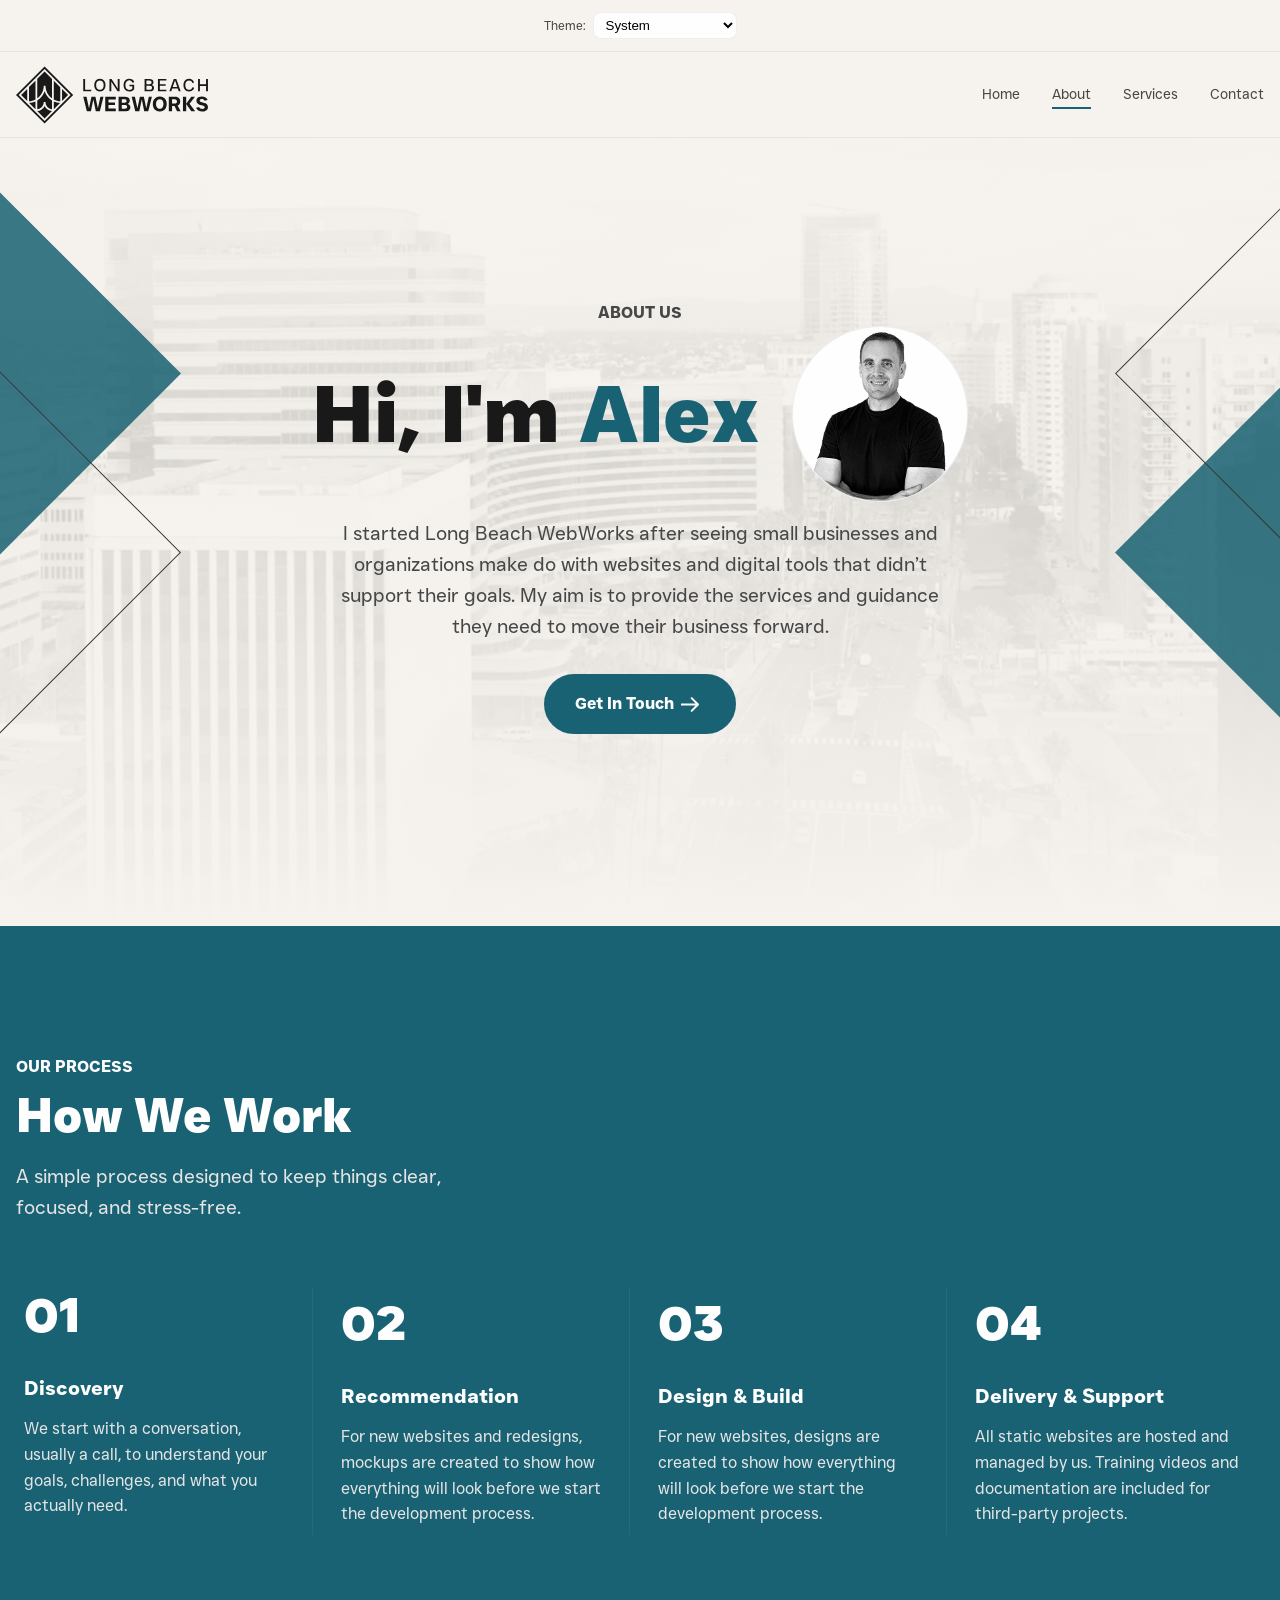
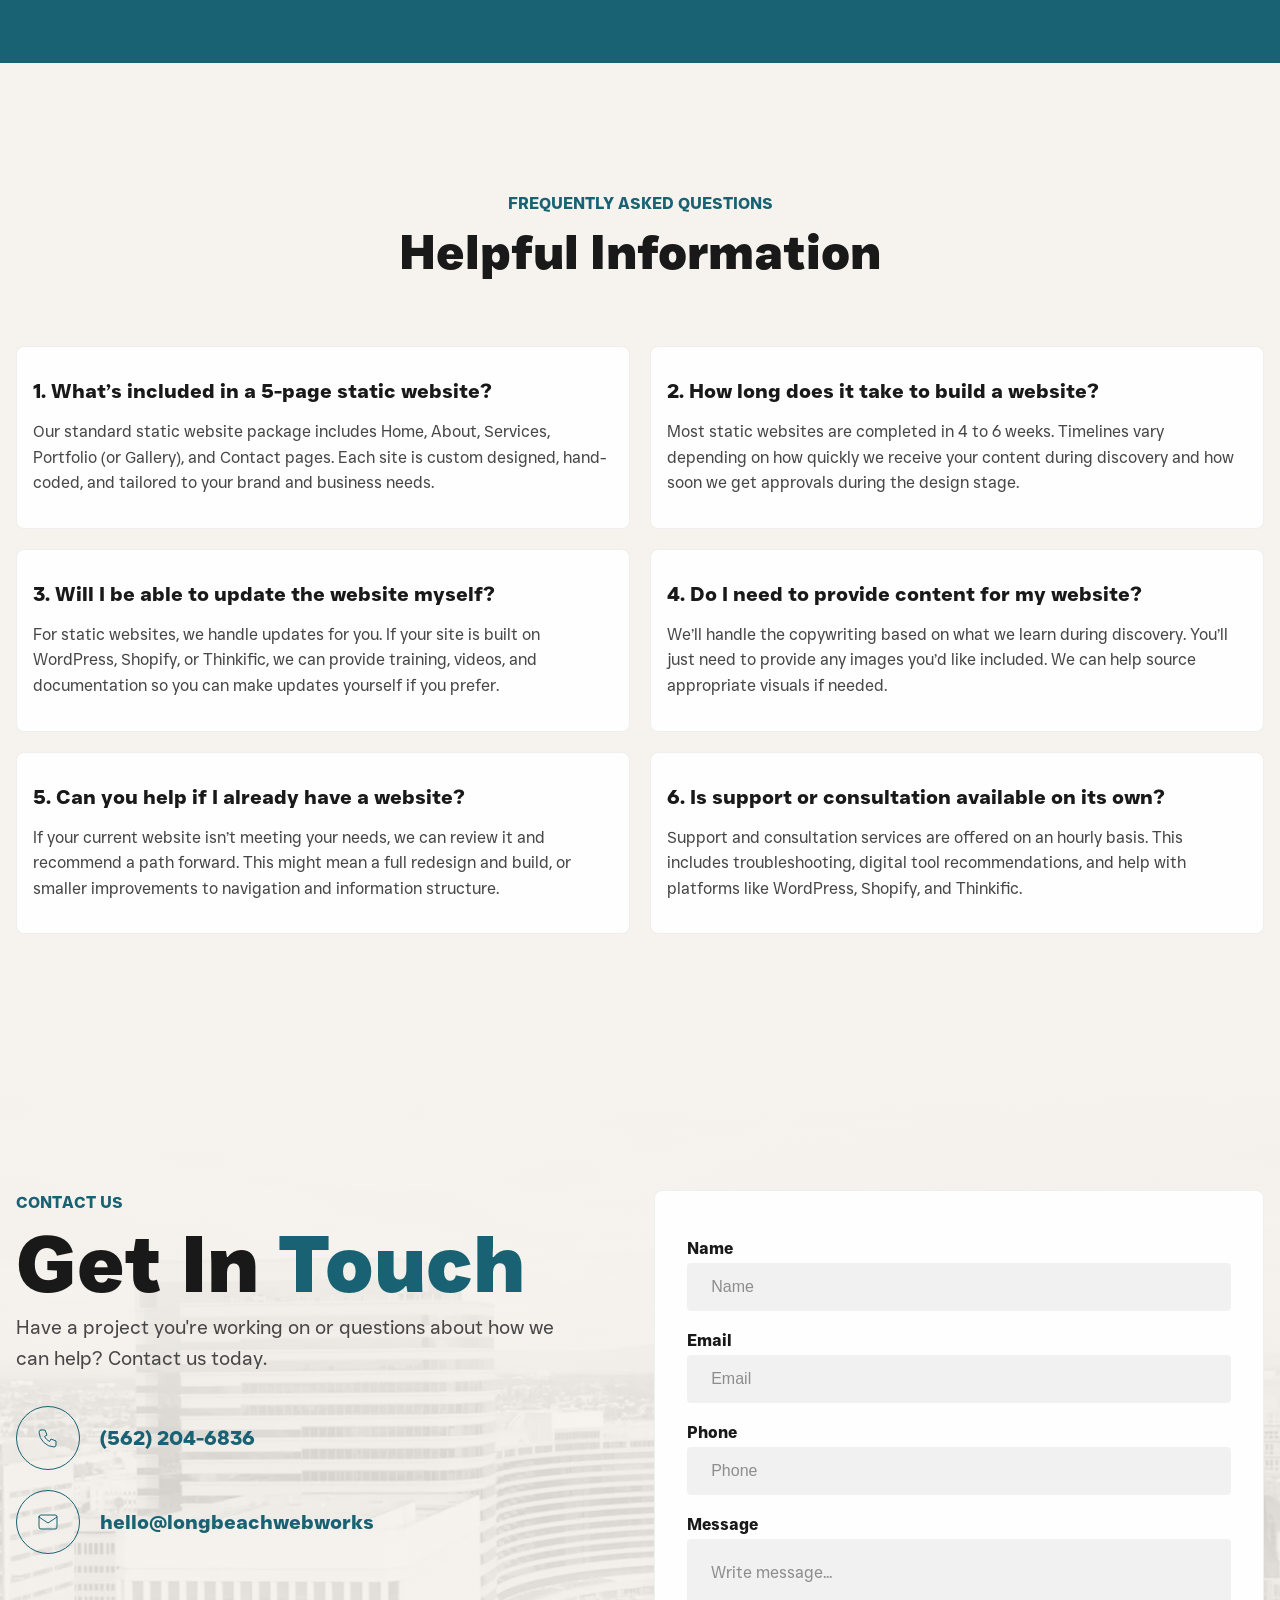
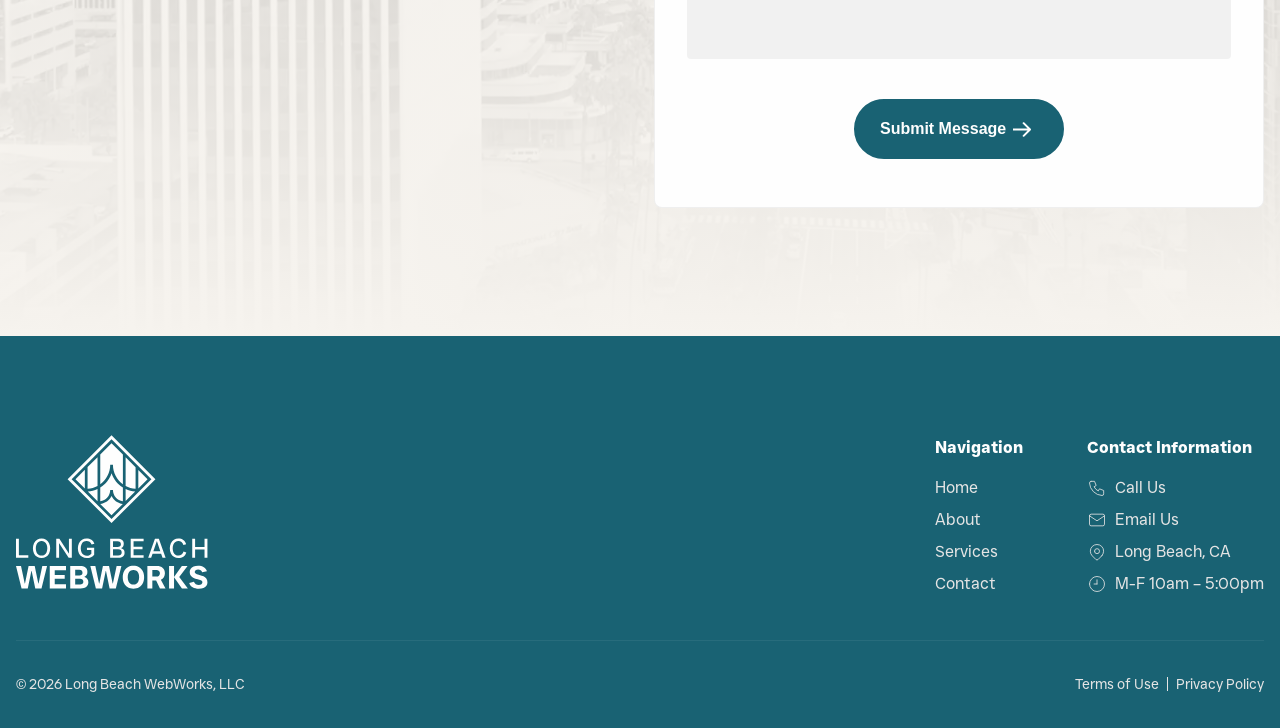
<file: about.html>
<!DOCTYPE html>
<html lang="en">
  <head>
    <!-- Google tag (gtag.js) -->
    <script
      async
      src="https://www.googletagmanager.com/gtag/js?id=G-CXLFS8V68P"></script>
    <script>
      window.dataLayer = window.dataLayer || [];
      function gtag() {
        dataLayer.push(arguments);
      }
      gtag("js", new Date());

      gtag("config", "G-CXLFS8V68P");
    </script>

    <meta charset="UTF-8" />
    <meta http-equiv="X-UA-Compatible" content="IE=edge" />
    <meta name="viewport" content="width=device-width, initial-scale=1.0" />

    <link rel="canonical" href="https://www.longbeachwebworks.com/about" />
    <meta
      name="description"
      content="Learn more about Alex and the mission behind Long Beach WebWorks, supporting small businesses and organizations with custom websites and digital guidance." />
    <meta
      name="keywords"
      content="web design Long Beach CA, website development Long Beach CA, small business websites Long Beach CA, static websites, hand-coded websites, Long Beach WebWorks, tech support, digital consultation" />

    <meta property="og:title" content="About Us | Long Beach WebWorks" />
    <meta
      property="og:description"
      content="Meet Alex and see how Long Beach WebWorks helps small businesses build effective, manageable websites." />
    <meta property="og:type" content="website" />
    <meta property="og:url" content="https://www.longbeachwebworks.com/about" />
    <meta
      property="og:image"
      content="/assets/img/jpg/lbw-open-graph-image-light.jpg" />
    <meta
      property="og:image:secure_url"
      content="/assets/img/jpg/lbw-open-graph-image-light.jpg" />

    <link
      rel="icon"
      href="/assets/favicons/favicon-light.png"
      type="image/png"
      media="(prefers-color-scheme: light)" />
    <link
      rel="icon"
      href="/assets/favicons/favicon-dark.png"
      type="image/png"
      media="(prefers-color-scheme: dark)" />
    <link
      rel="icon"
      type="image/png"
      sizes="32x32"
      href="/assets/favicons/favicon-light.png" />
    <link
      rel="icon"
      type="image/png"
      sizes="16x16"
      href="/assets/favicons/favicon-light.png" />

    <meta
      name="theme-color"
      content="#F6F3EE"
      media="(prefers-color-scheme: light)" />
    <meta
      name="theme-color"
      content="#191919"
      media="(prefers-color-scheme: dark)" />

    <!-- Mobile Hero Image -->
    <link
      rel="preload"
      fetchpriority="high"
      as="image"
      href="/assets/img/webp/lbw-dtlb-hero-m.webp"
      type="image/webp"
      imagesrcset="/assets/img/webp/lbw-dtlb-hero-m.webp 600w"
      imagesizes="100vw" />

    <!-- Desktop Hero Image -->
    <link
      rel="preload"
      fetchpriority="high"
      as="image"
      href="/assets/img/webp/lbw-dtlb-hero-d.webp"
      type="image/webp"
      imagesrcset="/assets/img/webp/lbw-dtlb-hero-d.webp 1920w"
      imagesizes="(min-width: 1024px) 100vw" />

    <link
      rel="preload"
      as="font"
      type="font/woff2"
      href="/assets/fonts/JUST-Sans-Regular.woff2"
      crossorigin />
    <link
      rel="preload"
      as="font"
      type="font/woff2"
      href="/assets/fonts/JUST-Sans-Bold.woff2"
      crossorigin />
    <link
      rel="preload"
      as="font"
      type="font/woff2"
      href="/assets/fonts/JUST-Sans-ExBold.woff2"
      crossorigin />

    <link rel="stylesheet" href="/css/core-styles.css" />
    <link rel="stylesheet" href="/css/about.css" />

    <title>About Us | Long Beach WebWorks</title>
  </head>

  <body>
    <!--Screen reader skip main nav-->
    <a class="skip" aria-label="skip to main content" href="#main"
      >Click To Skip To Main Content</a
    >

    <!-- ============================================ -->
    <!--                 Navigation                   -->
    <!-- ============================================ -->

    <header id="cs-navigation">
      <div id="theme-picker">
        <label
          >Theme:
          <select id="color-scheme">
            <option value="system">System</option>
            <option value="dark">Dark Mode</option>
            <option value="light">Light Mode</option>
          </select>
        </label>
      </div>
      <div class="cs-container">
        <!--Nav Logo-->
        <a href="/index.html" class="cs-logo" aria-label="back to home">
          <svg
            width="282"
            height="84"
            viewBox="0 0 282 84"
            fill="none"
            xmlns="http://www.w3.org/2000/svg"
            alt="Long Beach WebWorks logo">
            <path
              fill-rule="evenodd"
              clip-rule="evenodd"
              d="M42 0L0 42L42 84L84 42L42 0ZM3.82857 42L42 3.82857L80.1714 42L42 80.1714L3.82857 42ZM40.75 28.2754C40.75 35.9227 36.9932 42.7051 31.2291 46.8829V18.2943L42 7.52344L52.8852 18.4086V46.8829C47.1211 42.7084 43.3643 35.9227 43.3643 28.2754H40.75ZM19.094 30.4327L28.6148 20.9119V48.5213C25.7491 50.0619 22.5211 51.0117 19.094 51.2042V30.4327ZM55.4995 21.026V48.5212C58.3652 50.0618 61.5932 51.0116 65.0203 51.2041V30.5468L55.4995 21.026ZM40.7467 52.2749C40.7467 57.804 36.5819 62.38 31.2258 63.0262V50.0261C36.2718 46.896 40.1494 42.0621 42.0555 36.334C43.9616 42.0621 47.8391 46.896 52.8851 50.0261V63.0262C47.5291 62.38 43.3643 57.804 43.3643 52.2749H40.7467ZM55.4995 51.4391V62.9737L64.6809 53.7924C61.417 53.5835 58.3195 52.761 55.4995 51.4391ZM28.6147 51.4391C25.7653 52.7773 22.6319 53.6031 19.3289 53.8022L28.6147 63.088V51.4391ZM76.4734 42L67.6348 50.8387V33.1614L76.4734 42ZM7.52332 42L16.4795 33.0471V50.9529L7.52332 42ZM31.1802 65.6568C35.9847 65.2064 40.0645 62.2199 42.0555 58.0519V58.0551C44.0335 62.1938 48.0677 65.1672 52.8264 65.6503L42 76.4767L31.1802 65.6568ZM118.912 35.7011C120.167 36.4808 121.6 36.8707 123.211 36.8707C124.839 36.8707 126.275 36.4808 127.523 35.7011C128.771 34.9214 129.739 33.8202 130.434 32.4009C131.128 30.9817 131.473 29.3538 131.473 27.5174C131.473 25.6809 131.124 24.0531 130.434 22.6338C129.739 21.2112 128.771 20.1134 127.523 19.3337C126.275 18.5539 124.822 18.1641 123.211 18.1641C121.6 18.1641 120.167 18.5539 118.912 19.3337C117.657 20.1134 116.682 21.2146 115.991 22.6338C115.297 24.0565 114.952 25.6809 114.952 27.5174C114.952 29.3538 115.297 30.9817 115.991 32.4009C116.682 33.8236 117.657 34.9214 118.912 35.7011ZM126.107 33.6253C125.283 34.1793 124.319 34.4563 123.211 34.4563C122.12 34.4563 121.159 34.1793 120.328 33.6253C119.497 33.0712 118.85 32.271 118.392 31.2211C117.934 30.1746 117.705 28.94 117.705 27.5208C117.705 26.1016 117.934 24.867 118.392 23.8205C118.85 22.774 119.497 21.9738 120.328 21.4198C121.159 20.8657 122.103 20.5887 123.211 20.5887C124.319 20.5887 125.287 20.8657 126.107 21.4198C126.928 21.9738 127.571 22.774 128.029 23.8205C128.488 24.867 128.717 26.1016 128.717 27.5208C128.717 28.94 128.488 30.1746 128.029 31.2211C127.571 32.271 126.928 33.0712 126.107 33.6253ZM98.7692 36.6109V18.4309H101.522V34.1691H110.561V36.6109H98.7692ZM211.122 66.1607C209.067 66.1607 207.268 65.7025 205.725 64.7894C204.18 63.8728 202.993 62.5904 202.159 60.9317C201.324 59.2765 200.91 57.3614 200.91 55.183C200.91 53.0045 201.328 51.0928 202.159 49.4342C202.993 47.779 204.183 46.4931 205.725 45.5766C207.268 44.66 209.067 44.2052 211.122 44.2052C213.177 44.2052 214.997 44.6635 216.532 45.5766C218.068 46.4897 219.251 47.7755 220.085 49.4342C220.92 51.0928 221.334 53.0079 221.334 55.183C221.334 57.358 220.916 59.2731 220.085 60.9317C219.251 62.5904 218.068 63.8728 216.532 64.7894C214.997 65.7059 213.194 66.1607 211.122 66.1607ZM211.122 62.1663C212.22 62.1663 213.181 61.8859 214.005 61.3285C214.829 60.771 215.462 59.9673 215.91 58.9209C216.358 57.8744 216.58 56.6296 216.58 55.1864C216.58 53.7432 216.354 52.4984 215.91 51.4519C215.462 50.4054 214.826 49.6017 214.005 49.0443C213.181 48.4869 212.22 48.2064 211.122 48.2064C210.024 48.2064 209.094 48.4869 208.27 49.0443C207.446 49.6052 206.806 50.4054 206.348 51.4519C205.89 52.4984 205.664 53.7432 205.664 55.1864C205.664 56.6296 205.893 57.8744 206.348 58.9209C206.806 59.9673 207.446 60.771 208.27 61.3285C209.094 61.8859 210.045 62.1663 211.122 62.1663ZM98.7726 44.5129L104.077 65.8563H104.08H110.024L113.499 49.1469H113.741L117.216 65.8563H123.16L128.495 44.5129H123.922L120.355 61.1916H120.113L116.669 44.5129H110.814L107.37 61.1916H107.127L103.56 44.5129H98.7726ZM131.073 44.5129V65.8563H146.593V61.9235H135.83V56.7082H145.375V53.0489H135.83V48.4458H146.593V44.5129H131.073ZM150.648 65.8563V44.5129H159.885C162.16 44.5129 163.931 44.9746 165.19 45.9014C166.448 46.8282 167.081 48.244 167.081 50.1557C167.081 51.315 166.824 52.2863 166.318 53.0694C165.812 53.8526 165.118 54.4374 164.246 54.8204V55.0632C165.446 55.4497 166.37 56.055 167.019 56.8792C167.669 57.7033 167.994 58.7635 167.994 60.0665C167.994 61.9166 167.375 63.3427 166.134 64.3481C164.892 65.3536 163.004 65.8563 160.463 65.8563H150.648ZM159.4 53.4183C160.375 53.4183 161.117 53.1891 161.626 52.7309C162.136 52.2726 162.389 51.6297 162.389 50.7952C162.389 49.9608 162.129 49.311 161.613 48.8425C161.096 48.374 160.357 48.1414 159.403 48.1414H155.409V53.4183H159.4ZM160.009 62.2312C161.004 62.2312 161.787 61.9884 162.355 61.4994C162.922 61.0104 163.21 60.3298 163.21 59.4577C163.21 58.5857 162.926 57.8743 162.355 57.3853C161.784 56.8963 161.004 56.6534 160.009 56.6534H155.402V62.2347H160.009V62.2312ZM169.889 44.5129L175.193 65.8563H181.137L184.611 49.1469H184.854L188.329 65.8563H194.276L199.611 44.5129H195.038L191.471 61.1916H191.229L187.785 44.5129H181.93L178.486 61.1916H178.243L174.676 44.5129H169.889ZM224.449 44.5129V65.8563V65.8597H229.206V58.2061H232.835L236.494 65.8597H241.829L237.345 57.505C238.583 56.9954 239.544 56.2225 240.225 55.1863C240.905 54.1501 241.247 52.9087 241.247 51.4655C241.247 49.27 240.557 47.5635 239.175 46.3426C237.793 45.1217 235.902 44.5129 233.505 44.5129H224.449ZM235.56 53.75C234.962 54.3006 234.134 54.5742 233.077 54.5742H229.206V48.3227H233.077C234.134 48.3227 234.962 48.6031 235.56 49.1605C236.159 49.7214 236.46 50.484 236.46 51.4621C236.46 52.4402 236.159 53.1994 235.56 53.75ZM245.208 65.8563V44.5129H249.965V54.8785L257.437 44.5129H262.895L254.937 54.9093L263.2 65.8563H257.529L249.968 55.306V65.8563H245.211H245.208ZM267.758 64.7587C269.413 65.6923 271.359 66.1608 273.596 66.1608L273.606 66.1642C275.354 66.1642 276.855 65.9112 278.103 65.4016C279.352 64.8921 280.302 64.1876 280.952 63.2813C281.602 62.375 281.927 61.3252 281.927 60.1248C281.927 58.538 281.561 57.276 280.829 56.3424C280.097 55.4088 279.218 54.7214 278.192 54.2836C277.166 53.8459 275.85 53.4355 274.242 53.0491C273.185 52.7652 272.372 52.5224 271.804 52.3172C271.236 52.112 270.757 51.8384 270.371 51.493C269.984 51.1476 269.793 50.6928 269.793 50.1217C269.793 49.4514 270.084 48.9042 270.662 48.4767C271.24 48.0492 272.06 47.8372 272.994 47.8372C273.928 47.8372 274.738 48.0492 275.419 48.4767C276.099 48.9042 276.581 49.5677 276.865 50.4602L281.438 49.424C280.911 47.697 279.909 46.3975 278.435 45.522C276.961 44.6499 275.148 44.2122 272.994 44.2122C271.325 44.2122 269.885 44.4652 268.678 44.9748C267.467 45.4809 266.548 46.1854 265.918 47.078C265.289 47.974 264.974 48.9897 264.974 50.1285C264.974 51.6948 265.34 52.9328 266.072 53.8493C266.804 54.7624 267.68 55.4327 268.695 55.8602C269.711 56.2843 271.01 56.7015 272.597 57.1085C273.671 57.3718 274.502 57.6078 275.08 57.8095C275.661 58.0113 276.144 58.2952 276.53 58.6611C276.917 59.027 277.108 59.4955 277.108 60.0632C277.108 60.8156 276.804 61.4175 276.195 61.8621C275.586 62.3066 274.721 62.5324 273.603 62.5324C272.546 62.5324 271.605 62.293 270.781 61.8142C269.957 61.3388 269.352 60.6001 268.965 59.605L264.482 60.6412C265.009 62.4503 266.1 63.8251 267.758 64.7587ZM137.26 36.6109V18.4309H140.273L149.363 32.3771H149.544C149.458 30.7322 149.414 28.9846 149.414 27.131V18.4309H152.167V36.6109H149.154L140.037 22.6647H139.883C139.968 24.3267 140.013 26.0743 140.013 27.9108V36.6109H137.26ZM162.037 35.7011C163.336 36.4808 164.851 36.8707 166.582 36.8707V36.8605C168.018 36.8605 169.345 36.5937 170.555 36.0568C171.766 35.5199 172.772 34.7333 173.568 33.6937V26.9668H166.66V29.0187L170.843 29.2V32.784C170.34 33.3209 169.718 33.7484 168.972 34.0698C168.227 34.3913 167.44 34.552 166.609 34.552C165.378 34.552 164.321 34.2716 163.439 33.7073C162.556 33.1465 161.883 32.336 161.414 31.2792C160.946 30.2225 160.713 28.9503 160.713 27.514C160.713 26.0776 160.946 24.826 161.414 23.7624C161.879 22.6954 162.529 21.8849 163.36 21.3206C164.191 20.7563 165.128 20.4759 166.27 20.4759C167.413 20.4759 168.391 20.7632 169.205 21.3343C170.019 21.9054 170.658 22.7809 171.127 23.9573L173.75 23.1263C173.127 21.4642 172.176 20.2194 170.894 19.3986C169.612 18.5744 168.069 18.1641 166.27 18.1641C164.643 18.1641 163.196 18.5539 161.934 19.3337C160.672 20.1134 159.691 21.2146 159 22.6338C158.306 24.0565 157.96 25.6638 157.96 27.5174C157.96 29.3709 158.312 31.0022 159.024 32.4146C159.735 33.827 160.737 34.9214 162.037 35.7011ZM188.838 36.6109V18.4309H196.034C197.853 18.4309 199.279 18.831 200.319 19.6244C201.358 20.4178 201.878 21.6251 201.878 23.2324C201.878 24.2378 201.663 25.0757 201.228 25.7528C200.794 26.43 200.216 26.9224 199.488 27.2336V27.3636C200.527 27.6919 201.314 28.2151 201.851 28.9367C202.388 29.6549 202.654 30.5783 202.654 31.7034C202.654 33.2628 202.148 34.4701 201.136 35.325C200.124 36.1834 198.622 36.6109 196.629 36.6109H188.838ZM195.876 26.3C196.95 26.3 197.761 26.0606 198.304 25.5853C198.851 25.1099 199.122 24.4191 199.122 23.5197C199.122 22.6202 198.845 21.9499 198.291 21.4541C197.737 20.9616 196.933 20.7154 195.876 20.7154H191.591V26.3H195.876ZM196.447 34.3264C197.538 34.3264 198.386 34.0768 198.992 33.5741C199.597 33.0713 199.901 32.3532 199.901 31.4195C199.901 30.4859 199.597 29.7404 198.992 29.2377C198.386 28.7349 197.538 28.4853 196.447 28.4853H191.591V34.3298H196.447V34.3264ZM208.499 18.4309V36.6109V36.6143H220.862V34.2238H211.252V28.4579H219.822V26.0675H211.252V20.8214H220.862V18.4309H208.499ZM225.249 36.6109L231.689 18.4309H235.454L241.894 36.6109H238.96L237.606 32.6097H229.437L228.077 36.6109H225.249ZM230.206 30.3491H236.842L233.611 20.794H233.454L230.206 30.3491ZM249.869 35.7011C251.117 36.4808 252.553 36.8707 254.181 36.8707L254.185 36.8605C256.018 36.8605 257.594 36.4159 258.911 35.5233C260.224 34.6307 261.161 33.2696 261.715 31.4331L259.092 30.6021C258.624 31.9358 257.984 32.9139 257.17 33.5363C256.356 34.1588 255.361 34.47 254.185 34.47C253.073 34.47 252.105 34.193 251.274 33.6389C250.443 33.0849 249.804 32.2813 249.352 31.2245C248.904 30.1678 248.679 28.9298 248.679 27.5105C248.679 26.0913 248.901 24.8533 249.352 23.7966C249.804 22.7398 250.443 21.9362 251.274 21.3821C252.105 20.8281 253.043 20.5511 254.185 20.5511C255.327 20.5511 256.302 20.8726 257.105 21.5121C257.909 22.155 258.518 23.1229 258.935 24.4224L261.585 23.5914C261.048 21.7754 260.125 20.4143 258.819 19.5149C257.509 18.6155 255.963 18.1641 254.181 18.1641C252.553 18.1641 251.117 18.5539 249.869 19.3337C248.621 20.1134 247.649 21.2146 246.959 22.6338C246.264 24.0565 245.919 25.6809 245.919 27.5174C245.919 29.3538 246.268 30.9817 246.959 32.4009C247.653 33.8236 248.624 34.9214 249.869 35.7011ZM267.375 36.6109V18.4309H270.128V26.1701H279.139V18.4309H281.92V36.6109H279.139V28.6118H270.128V36.6109H267.375Z"
              fill="" />
          </svg>
        </a>

        <!--Navigation List-->
        <nav class="cs-nav" role="navigation">
          <!--Mobile Nav Toggle-->
          <button class="cs-toggle" aria-label="mobile menu toggle">
            <div class="cs-box" aria-hidden="true">
              <span class="cs-line cs-line1" aria-hidden="true"></span>
              <span class="cs-line cs-line2" aria-hidden="true"></span>
              <span class="cs-line cs-line3" aria-hidden="true"></span>
            </div>
          </button>
          <div class="cs-ul-wrapper">
            <ul id="cs-expanded" class="cs-ul" aria-expanded="false">
              <li class="cs-li">
                <a href="/index.html" class="cs-li-link"> Home </a>
              </li>
              <li class="cs-li">
                <a href="/about.html" class="cs-li-link cs-active"> About </a>
              </li>
              <li class="cs-li">
                <a href="/services.html" class="cs-li-link"> Services </a>
              </li>
              <li class="cs-li">
                <a href="/contact.html" class="cs-li-link"> Contact </a>
              </li>
            </ul>
          </div>
        </nav>
      </div>
    </header>

    <main id="main">
      <!-- ============================================ -->
      <!--                    Hero                      -->
      <!-- ============================================ -->

      <section id="hero-1617">
        <div aria-hidden="true" class="left-shapes">
          <div class="left-top-shape"></div>
          <div class="left-bottom-shape"></div>
        </div>
        <div aria-hidden="true" class="right-shapes">
          <div class="right-top-shape"></div>
          <div class="right-bottom-shape"></div>
        </div>
        <div class="cs-container">
          <div class="cs-content">
            <div class="cs-topper">About Us</div>
            <div class="header-wrapper">
              <h1 class="cs-title">
                Hi, I'm <span class="primary-text-highlight">Alex</span>
              </h1>
              <picture class="header-picture">
                <img
                  src="assets/img/webp/ab-about-image.webp"
                  decoding="async"
                  alt="Profile picture"
                  width="256"
                  height="256"
                  aria-hidden="true" />
              </picture>
            </div>
            <p class="subheading">
              I started Long Beach WebWorks after seeing small businesses and
              organizations make do with websites and digital tools that didn’t
              support their goals. My aim is to provide the services and
              guidance they need to move their business forward.
            </p>
            <a href="/contact.html" class="cs-button-solid">
              Get in touch
              <svg
                width="32"
                height="32"
                viewBox="0 0 32 32"
                fill="none"
                xmlns="http://www.w3.org/2000/svg"
                aria-hidden="true">
                <path
                  d="M8 15.5H7V17.5H8V15.5ZM24.7071 17.2071C25.0976 16.8166 25.0976 16.1834 24.7071 15.7929L18.3431 9.42893C17.9526 9.03841 17.3195 9.03841 16.9289 9.42893C16.5384 9.81946 16.5384 10.4526 16.9289 10.8431L22.5858 16.5L16.9289 22.1569C16.5384 22.5474 16.5384 23.1805 16.9289 23.5711C17.3195 23.9616 17.9526 23.9616 18.3431 23.5711L24.7071 17.2071ZM8 17.5H24V15.5H8V17.5Z"
                  fill="" />
              </svg>
            </a>
          </div>
        </div>

        <!-- Background Image -->
        <picture class="cs-background">
          <source
            media="(max-width: 600px)"
            srcset="assets/img/webp/lbw-dtlb-hero-m.webp" />
          <source
            media="(min-width: 601px)"
            srcset="assets/img/webp/lbw-dtlb-hero-d.webp" />
          <img
            fetchpriority="high"
            loading="eager"
            decoding="async"
            src="assets/img/webp/lbw-dtlb-hero-d.webp"
            width="1920"
            height="1280"
            aria-hidden="true" />
        </picture>
      </section>

      <!-- ============================================ -->
      <!--                   Steps                      -->
      <!-- ============================================ -->

      <section id="steps-1674">
        <div class="cs-container">
          <div class="cs-content">
            <span class="cs-topper">Our Process</span>
            <h2 class="cs-title">How We Work</h2>
            <p class="subheading">
              A simple process designed to keep things clear, focused, and
              stress-free.
            </p>
          </div>
          <ul class="cs-card-group">
            <li class="cs-item">
              <span class="cs-number">01</span>
              <h3 class="cs-h3">Discovery</h3>
              <p class="cs-item-text">
                We start with a conversation, usually a call, to understand your
                goals, challenges, and what you actually need.
              </p>
            </li>
            <li class="cs-item">
              <span class="cs-number">02</span>
              <h3 class="cs-h3">Recommendation</h3>
              <p class="cs-item-text">
                For new websites and redesigns, mockups are created to show how
                everything will look before we start the development process.
              </p>
            </li>
            <li class="cs-item">
              <span class="cs-number">03</span>
              <h3 class="cs-h3">Design & Build</h3>
              <p class="cs-item-text">
                For new websites, designs are created to show how everything
                will look before we start the development process.
              </p>
            </li>
            <li class="cs-item">
              <span class="cs-number">04</span>
              <h3 class="cs-h3">Delivery & Support</h3>
              <p class="cs-item-text">
                All static websites are hosted and managed by us. Training
                videos and documentation are included for third-party projects.
              </p>
            </li>
          </ul>
        </div>
      </section>

      <!-- ============================================ -->
      <!--                      FAQ                     -->
      <!-- ============================================ -->

      <section id="faq-1582">
        <div class="cs-container">
          <div class="cs-content">
            <span class="cs-topper">Frequently Asked Questions </span>
            <h2 class="cs-title">Helpful Information</h2>
          </div>
          <ul class="cs-card-group">
            <li class="cs-item">
              <div class="cs-text-group">
                <h3 class="cs-h3">
                  1. What’s included in a 5-page static website?
                </h3>
                <p class="cs-item-text">
                  Our standard static website package includes Home, About,
                  Services, Portfolio (or Gallery), and Contact pages. Each site
                  is custom designed, hand-coded, and tailored to your brand and
                  business needs.
                </p>
              </div>
            </li>
            <li class="cs-item">
              <div class="cs-text-group">
                <h3 class="cs-h3">
                  2. How long does it take to build a website?
                </h3>
                <p class="cs-item-text">
                  Most static websites are completed in 4 to 6 weeks. Timelines
                  vary depending on how quickly we receive your content during
                  discovery and how soon we get approvals during the design
                  stage.
                </p>
              </div>
            </li>
            <li class="cs-item">
              <div class="cs-text-group">
                <h3 class="cs-h3">
                  3. Will I be able to update the website myself?
                </h3>
                <p class="cs-item-text">
                  For static websites, we handle updates for you. If your site
                  is built on WordPress, Shopify, or Thinkific, we can provide
                  training, videos, and documentation so you can make updates
                  yourself if you prefer.
                </p>
              </div>
            </li>
            <li class="cs-item">
              <div class="cs-text-group">
                <h3 class="cs-h3">
                  4. Do I need to provide content for my website?
                </h3>
                <p class="cs-item-text">
                  We’ll handle the copywriting based on what we learn during
                  discovery. You’ll just need to provide any images you’d like
                  included. We can help source appropriate visuals if needed.
                </p>
              </div>
            </li>
            <li class="cs-item">
              <div class="cs-text-group">
                <h3 class="cs-h3">
                  5. Can you help if I already have a website?
                </h3>
                <p class="cs-item-text">
                  If your current website isn’t meeting your needs, we can
                  review it and recommend a path forward. This might mean a full
                  redesign and build, or smaller improvements to navigation and
                  information structure.
                </p>
              </div>
            </li>
            <li class="cs-item">
              <div class="cs-text-group">
                <h3 class="cs-h3">
                  6. Is support or consultation available on its own?
                </h3>
                <p class="cs-item-text">
                  Support and consultation services are offered on an hourly
                  basis. This includes troubleshooting, digital tool
                  recommendations, and help with platforms like WordPress,
                  Shopify, and Thinkific.
                </p>
              </div>
            </li>
          </ul>
        </div>
      </section>

      <!-- ============================================ -->
      <!--                   Contact                    -->
      <!-- ============================================ -->

      <section id="contact-1695">
        <div class="cs-container">
          <div class="cs-content">
            <span class="cs-topper">Contact Us</span>
            <h2 class="cs-title">
              get in
              <span class="primary-text-highlight"> touch</span>
            </h2>
            <p class="subheading">
              Have a project you're working on or questions about how we can
              help? Contact us today.
            </p>
            <ul class="cs-ul">
              <!-- Call Us -->
              <li class="cs-li">
                <a href="tel: +15622046836">
                  <picture class="cs-icon-wrapper">
                    <svg
                      xmlns="http://www.w3.org/2000/svg"
                      viewBox="0 0 24 24"
                      fill="none"
                      stroke="currentColor"
                      stroke-linecap="round"
                      stroke-linejoin="round"
                      width="24"
                      height="24"
                      stroke-width="1"
                      class="cs-icon"
                      aria-hidden="true">
                      <path
                        d="M5 4h4l2 5l-2.5 1.5a11 11 0 0 0 5 5l1.5 -2.5l5 2v4a2 2 0 0 1 -2 2a16 16 0 0 1 -15 -15a2 2 0 0 1 2 -2"></path>
                    </svg>
                  </picture>
                  <div class="cs-flex-group">
                    <span class="cs-header">(562) 204-6836</span>
                  </div>
                </a>
              </li>
              <!-- Email Us -->
              <li class="cs-li">
                <a href="mailto:hello@longbeachwebworks">
                  <picture class="cs-icon-wrapper">
                    <svg
                      xmlns="http://www.w3.org/2000/svg"
                      width="24"
                      height="24"
                      viewBox="0 0 24 24"
                      fill="none"
                      stroke="currentColor"
                      stroke-width="1"
                      stroke-linecap="round"
                      stroke-linejoin="round"
                      class="cs-icon"
                      aria-hidden="true">
                      <path
                        d="M3 7a2 2 0 0 1 2 -2h14a2 2 0 0 1 2 2v10a2 2 0 0 1 -2 2h-14a2 2 0 0 1 -2 -2v-10z" />
                      <path d="M3 7l9 6l9 -6" />
                    </svg>
                  </picture>
                  <div class="cs-flex-group">
                    <span class="cs-header">hello@longbeachwebworks</span>
                  </div>
                </a>
              </li>
            </ul>
          </div>
          <!--Form-->
          <form
            class="cs-form"
            name="Contact Form"
            method="post"
            data-netlify="true">
            <!-- Honeypot -->
            <p class="hidden">
              <label>
                Don’t fill this out if you’re human: <input name="bot-field" />
              </label>
            </p>
            <label class="cs-label">
              Name
              <input
                class="cs-input"
                required
                type="text"
                id="name-1695"
                name="name"
                placeholder="Name" />
            </label>
            <label class="cs-label">
              Email
              <input
                class="cs-input"
                required
                type="email"
                id="email-1695"
                name="email"
                placeholder="Email" />
            </label>
            <label class="cs-label">
              Phone
              <input
                class="cs-input"
                required
                type="tel"
                id="phone-1695"
                name="phone"
                placeholder="Phone" />
            </label>
            <label class="cs-label cs-label-message">
              Message
              <textarea
                class="cs-input cs-textarea"
                required
                name="Message"
                id="message-1695"
                placeholder="Write message..."></textarea>
            </label>
            <button class="cs-button-solid cs-submit" type="submit">
              Submit Message
              <svg
                width="32"
                height="32"
                viewBox="0 0 32 32"
                fill="none"
                xmlns="http://www.w3.org/2000/svg">
                <path
                  d="M8 15.5H7V17.5H8V15.5ZM24.7071 17.2071C25.0976 16.8166 25.0976 16.1834 24.7071 15.7929L18.3431 9.42893C17.9526 9.03841 17.3195 9.03841 16.9289 9.42893C16.5384 9.81946 16.5384 10.4526 16.9289 10.8431L22.5858 16.5L16.9289 22.1569C16.5384 22.5474 16.5384 23.1805 16.9289 23.5711C17.3195 23.9616 17.9526 23.9616 18.3431 23.5711L24.7071 17.2071ZM8 17.5H24V15.5H8V17.5Z"
                  fill="" />
              </svg>
            </button>
          </form>
        </div>

        <picture class="cs-background">
          <!--Mobile Image-->
          <source
            media="(max-width: 600px)"
            srcset="assets/img/webp/lbw-dtlb-hero-m.webp" />
          <!--Tablet and above Image-->
          <source
            media="(min-width: 601px)"
            srcset="assets/img/webp/lbw-dtlb-hero-d.webp" />
          <img
            loading="lazy"
            decoding="async"
            src="assets/img/webp/lbw-dtlb-hero-d.webp"
            aria-hidden="true"
            width="1920"
            height="1280" />
        </picture>
      </section>
    </main>

    <!-- ============================================ -->
    <!--                   Footer                     -->
    <!-- ============================================ -->

    <footer id="cs-footer-269">
      <div class="cs-container">
        <!-- Logo Group -->
        <div class="cs-logo-group">
          <a aria-label="go back to home" class="cs-logo" href="">
            <svg
              width="199"
              height="160"
              viewBox="0 0 199 160"
              fill="none"
              xmlns="http://www.w3.org/2000/svg"
              alt="Long Beach WebWorks logo">
              <path
                fill-rule="evenodd"
                clip-rule="evenodd"
                d="M99 0.5L53.5 46L99 91.5L144.5 46L99 0.5ZM57.6476 46L99 4.64762L140.352 46L99 87.3524L57.6476 46ZM74.1851 33.4688L84.4993 23.1545V53.0648C81.3948 54.7337 77.8978 55.7626 74.1851 55.9713V33.4688ZM113.625 23.2782V53.0646C116.729 54.7336 120.226 55.7625 123.939 55.9712V33.5924L113.625 23.2782ZM97.6459 57.1312H100.478C100.478 63.121 104.99 68.0783 110.792 68.7784V54.6949C105.326 51.304 101.125 46.0673 99.0603 39.8618C96.9953 46.0673 92.7946 51.304 87.3281 54.6949V68.7784C93.1305 68.0783 97.6424 63.121 97.6424 57.1312H97.6459ZM113.625 56.2257V68.7216L123.571 58.7751C120.035 58.5488 116.68 57.6577 113.625 56.2257ZM74.4397 58.7857C78.018 58.57 81.4125 57.6754 84.4993 56.2257V68.8453L74.4397 58.7857ZM136.346 46L126.771 55.5753V36.4248L136.346 46ZM71.3529 36.301L61.6504 46L71.3529 55.699V36.301ZM87.2786 71.6282C92.4834 71.1402 96.9033 67.9049 99.0602 63.3895V63.3931C101.203 67.8766 105.573 71.0978 110.729 71.6211L99.0001 83.3497L87.2786 71.6282ZM87.3315 51.2898C93.5759 46.7639 97.6458 39.4163 97.6458 31.1317H100.478C100.478 39.4163 104.548 46.7674 110.792 51.2898V20.4426L99 8.65039L87.3315 20.3189V51.2898ZM21.8215 126.498C23.1812 127.343 24.7335 127.766 26.4785 127.766C28.242 127.766 29.798 127.343 31.1503 126.498C32.5026 125.654 33.551 124.461 34.3031 122.923C35.0552 121.386 35.4294 119.622 35.4294 117.633C35.4294 115.643 35.0515 113.88 34.3031 112.342C33.551 110.801 32.5026 109.612 31.1503 108.767C29.798 107.922 28.2234 107.5 26.4785 107.5C24.7335 107.5 23.1812 107.922 21.8215 108.767C20.4618 109.612 19.4059 110.805 18.6575 112.342C17.9054 113.883 17.5312 115.643 17.5312 117.633C17.5312 119.622 17.9054 121.386 18.6575 122.923C19.4059 124.465 20.4618 125.654 21.8215 126.498ZM29.6165 124.25C28.7236 124.85 27.6788 125.15 26.4785 125.15C25.2966 125.15 24.2556 124.85 23.3553 124.25C22.455 123.649 21.7548 122.783 21.2583 121.645C20.7619 120.511 20.5137 119.174 20.5137 117.636C20.5137 116.099 20.7619 114.762 21.2583 113.628C21.7548 112.494 22.455 111.627 23.3553 111.027C24.2556 110.427 25.2781 110.127 26.4785 110.127C27.6788 110.127 28.7273 110.427 29.6165 111.027C30.5056 111.627 31.2022 112.494 31.6986 113.628C32.1951 114.762 32.4433 116.099 32.4433 117.636C32.4433 119.174 32.1951 120.511 31.6986 121.645C31.2022 122.783 30.5056 123.649 29.6165 124.25ZM0 127.484V107.789H2.98241V124.839H12.7743V127.484H0ZM121.716 159.496C119.489 159.496 117.54 159 115.869 158.011C114.195 157.018 112.909 155.628 112.005 153.832C111.101 152.038 110.653 149.964 110.653 147.604C110.653 145.244 111.105 143.173 112.005 141.376C112.909 139.583 114.198 138.19 115.869 137.197C117.54 136.204 119.489 135.711 121.716 135.711C123.942 135.711 125.913 136.208 127.577 137.197C129.24 138.186 130.522 139.579 131.426 141.376C132.33 143.173 132.778 145.247 132.778 147.604C132.778 149.96 132.326 152.035 131.426 153.832C130.522 155.628 129.24 157.018 127.577 158.011C125.913 159.004 123.961 159.496 121.716 159.496ZM121.716 155.169C122.905 155.169 123.946 154.865 124.839 154.261C125.732 153.657 126.417 152.787 126.902 151.653C127.388 150.519 127.628 149.171 127.628 147.607C127.628 146.044 127.384 144.695 126.902 143.562C126.417 142.428 125.728 141.557 124.839 140.954C123.946 140.35 122.905 140.046 121.716 140.046C120.526 140.046 119.519 140.35 118.626 140.954C117.733 141.561 117.04 142.428 116.544 143.562C116.047 144.695 115.803 146.044 115.803 147.607C115.803 149.171 116.051 150.519 116.544 151.653C117.04 152.787 117.733 153.657 118.626 154.261C119.519 154.865 120.548 155.169 121.716 155.169ZM0.00366211 136.045L5.74989 159.167H5.75359H12.1926L15.9567 141.065H16.2198L19.9839 159.167H26.423L32.2025 136.045H27.2491L23.385 154.113H23.1219L19.3912 136.045H13.0484L9.31766 154.113H9.05461L5.19045 136.045H0.00366211ZM34.9961 136.045V159.167H51.8087V154.906H40.1495V149.256H50.4898V145.292H40.1495V140.305H51.8087V136.045H34.9961ZM56.2026 159.167V136.045H66.2093C68.6731 136.045 70.5922 136.545 71.9556 137.549C73.319 138.553 74.0044 140.087 74.0044 142.158C74.0044 143.413 73.7265 144.466 73.1782 145.314C72.6299 146.163 71.8778 146.796 70.933 147.211V147.474C72.2334 147.893 73.2338 148.548 73.9377 149.441C74.6416 150.334 74.9936 151.483 74.9936 152.894C74.9936 154.899 74.323 156.443 72.9781 157.533C71.6333 158.622 69.5882 159.167 66.8355 159.167H56.2026ZM65.6833 145.692C66.7391 145.692 67.5431 145.444 68.0951 144.947C68.6471 144.451 68.9213 143.754 68.9213 142.85C68.9213 141.946 68.6397 141.242 68.0803 140.735C67.5209 140.227 66.7206 139.975 65.687 139.975H61.3597V145.692H65.6833ZM66.3427 155.239C67.4208 155.239 68.2692 154.976 68.8843 154.447C69.4993 153.917 69.8105 153.179 69.8105 152.235C69.8105 151.29 69.503 150.519 68.8843 149.99C68.2655 149.46 67.4208 149.197 66.3427 149.197H61.3523V155.243H66.3427V155.239ZM77.0461 136.045L82.7924 159.167H89.2314L92.9955 141.065H93.2586L97.0227 159.167H103.465L109.245 136.045H104.292L100.427 154.113H100.164L96.4336 136.045H90.0909L86.3601 154.113H86.0971L82.2329 136.045H77.0461ZM136.153 136.045V159.167V159.17H141.307V150.879H145.238L149.202 159.17H154.981L150.124 150.119C151.465 149.567 152.507 148.73 153.244 147.607C153.981 146.485 154.352 145.14 154.352 143.577C154.352 141.198 153.603 139.349 152.106 138.027C150.61 136.704 148.561 136.045 145.964 136.045H136.153ZM148.19 146.051C147.542 146.648 146.645 146.944 145.501 146.944H141.307V140.172H145.501C146.645 140.172 147.542 140.476 148.19 141.079C148.839 141.687 149.165 142.513 149.165 143.573C149.165 144.632 148.839 145.455 148.19 146.051ZM158.642 159.167V136.045H163.795V147.274L171.89 136.045H177.803L169.182 147.307L178.133 159.167H171.99L163.799 147.737V159.167H158.645H158.642ZM183.071 157.977C184.865 158.989 186.973 159.496 189.396 159.496L189.407 159.5C191.3 159.5 192.926 159.226 194.279 158.674C195.631 158.122 196.661 157.359 197.365 156.377C198.069 155.395 198.421 154.258 198.421 152.957C198.421 151.238 198.024 149.871 197.231 148.86C196.439 147.848 195.486 147.104 194.375 146.63C193.263 146.155 191.837 145.711 190.096 145.292C188.951 144.985 188.069 144.722 187.454 144.499C186.839 144.277 186.321 143.981 185.902 143.606C185.483 143.232 185.276 142.739 185.276 142.121C185.276 141.395 185.591 140.802 186.217 140.339C186.843 139.876 187.732 139.646 188.744 139.646C189.755 139.646 190.633 139.876 191.37 140.339C192.108 140.802 192.63 141.521 192.937 142.488L197.891 141.365C197.32 139.494 196.235 138.086 194.638 137.138C193.041 136.193 191.078 135.719 188.744 135.719C186.936 135.719 185.376 135.993 184.068 136.545C182.757 137.093 181.76 137.856 181.078 138.823C180.397 139.794 180.056 140.894 180.056 142.128C180.056 143.825 180.452 145.166 181.245 146.159C182.038 147.148 182.986 147.874 184.087 148.337C185.187 148.797 186.595 149.249 188.314 149.69C189.477 149.975 190.377 150.231 191.004 150.449C191.633 150.668 192.156 150.975 192.574 151.372C192.993 151.768 193.201 152.276 193.201 152.891C193.201 153.706 192.871 154.358 192.211 154.839C191.552 155.321 190.615 155.566 189.403 155.566C188.258 155.566 187.239 155.306 186.347 154.788C185.454 154.273 184.798 153.472 184.379 152.394L179.522 153.517C180.093 155.477 181.275 156.966 183.071 157.977ZM41.6981 127.484V107.789H44.9621L54.8096 122.897H55.0059C54.9133 121.115 54.8652 119.222 54.8652 117.214V107.789H57.8476V127.484H54.5836L44.7065 112.376H44.5397C44.6324 114.176 44.6805 116.069 44.6805 118.059V127.484H41.6981ZM68.5397 126.498C69.9476 127.343 71.5888 127.766 73.4635 127.766V127.754C75.0195 127.754 76.457 127.465 77.7685 126.884C79.08 126.302 80.1693 125.45 81.0325 124.324V117.036H73.5487V119.259L78.0797 119.456V123.338C77.5351 123.92 76.8608 124.383 76.0532 124.731C75.2455 125.08 74.3934 125.254 73.4931 125.254C72.1594 125.254 71.0146 124.95 70.0587 124.339C69.1029 123.731 68.373 122.853 67.8654 121.708C67.3579 120.563 67.106 119.185 67.106 117.629C67.106 116.073 67.3579 114.717 67.8654 113.565C68.3693 112.409 69.0732 111.531 69.9735 110.92C70.8738 110.308 71.8889 110.004 73.1263 110.004C74.3638 110.004 75.4233 110.316 76.3051 110.934C77.1868 111.553 77.8796 112.502 78.3872 113.776L81.2289 112.876C80.5546 111.075 79.5246 109.727 78.1353 108.837C76.746 107.945 75.0751 107.5 73.1263 107.5C71.3628 107.5 69.7957 107.922 68.4286 108.767C67.0615 109.612 65.9982 110.805 65.2498 112.342C64.4977 113.883 64.1235 115.625 64.1235 117.633C64.1235 119.641 64.5051 121.408 65.2758 122.938C66.0464 124.468 67.1319 125.654 68.5397 126.498ZM97.5747 127.484V107.789H105.37C107.341 107.789 108.886 108.223 110.012 109.082C111.138 109.942 111.701 111.249 111.701 112.991C111.701 114.08 111.468 114.988 110.997 115.721C110.527 116.455 109.901 116.988 109.112 117.325V117.466C110.238 117.822 111.09 118.389 111.672 119.17C112.253 119.948 112.542 120.949 112.542 122.168C112.542 123.857 111.994 125.165 110.897 126.091C109.801 127.021 108.174 127.484 106.014 127.484H97.5747ZM105.199 116.314C106.363 116.314 107.241 116.055 107.83 115.54C108.423 115.025 108.715 114.276 108.715 113.302C108.715 112.327 108.415 111.601 107.815 111.064C107.215 110.531 106.344 110.264 105.199 110.264H100.557V116.314H105.199ZM105.818 125.009C107 125.009 107.919 124.739 108.574 124.194C109.23 123.65 109.56 122.872 109.56 121.86C109.56 120.849 109.23 120.041 108.574 119.496C107.919 118.952 107 118.681 105.818 118.681H100.557V125.013H105.818V125.009ZM118.874 107.789V127.484V127.488H132.267V124.898H121.856V118.652H131.141V116.062H121.856V110.379H132.267V107.789H118.874ZM137.02 127.484L143.996 107.789H148.075L155.052 127.484H151.873L150.407 123.149H141.557L140.084 127.484H137.02ZM142.39 120.7H149.579L146.079 110.349H145.908L142.39 120.7ZM163.691 126.498C165.044 127.343 166.6 127.766 168.363 127.766L168.367 127.754C170.353 127.754 172.061 127.273 173.487 126.306C174.91 125.339 175.925 123.864 176.525 121.875L173.683 120.975C173.176 122.419 172.483 123.479 171.601 124.153C170.719 124.828 169.641 125.165 168.367 125.165C167.163 125.165 166.114 124.865 165.214 124.264C164.314 123.664 163.621 122.794 163.132 121.649C162.647 120.504 162.402 119.163 162.402 117.625C162.402 116.088 162.643 114.747 163.132 113.602C163.621 112.457 164.314 111.586 165.214 110.986C166.114 110.386 167.129 110.086 168.367 110.086C169.604 110.086 170.66 110.434 171.531 111.127C172.401 111.824 173.061 112.872 173.513 114.28L176.384 113.38C175.802 111.412 174.802 109.938 173.387 108.963C171.968 107.989 170.293 107.5 168.363 107.5C166.6 107.5 165.044 107.922 163.691 108.767C162.339 109.612 161.287 110.805 160.539 112.342C159.786 113.883 159.412 115.643 159.412 117.633C159.412 119.622 159.79 121.386 160.539 122.923C161.291 124.465 162.343 125.654 163.691 126.498ZM182.656 127.484V107.789H185.639V116.173H195.401V107.789H198.413V127.484H195.401V118.818H185.639V127.484H182.656Z"
                fill="#fefefe" />
            </svg>
          </a>
        </div>
        <div class="footer-wrapper">
          <!-- Links -->
          <ul class="cs-nav">
            <li class="cs-nav-li">
              <span class="cs-header">Navigation</span>
            </li>
            <li class="cs-nav-li">
              <a class="cs-nav-link" href="/index.html">Home</a>
            </li>
            <li class="cs-nav-li">
              <a class="cs-nav-link" href="/about.html">About</a>
            </li>
            <li class="cs-nav-li">
              <a class="cs-nav-link" href="/services.html">Services</a>
            </li>
            <li class="cs-nav-li">
              <a class="cs-nav-link" href="/contact.html">Contact</a>
            </li>
          </ul>
          <!-- Contact Info -->
          <ul class="cs-contact">
            <li class="cs-nav-li">
              <span class="cs-header">Contact Information</span>
            </li>
            <!-- Call Us -->
            <li class="cs-contact-li">
              <a class="cs-contact-link" href="tel: +15622046836">
                <svg
                  xmlns="http://www.w3.org/2000/svg"
                  viewBox="0 0 24 24"
                  fill="none"
                  stroke="currentColor"
                  stroke-linecap="round"
                  stroke-linejoin="round"
                  width="24"
                  height="24"
                  stroke-width="1"
                  aria-hidden="true">
                  <path
                    d="M5 4h4l2 5l-2.5 1.5a11 11 0 0 0 5 5l1.5 -2.5l5 2v4a2 2 0 0 1 -2 2a16 16 0 0 1 -15 -15a2 2 0 0 1 2 -2"></path>
                </svg>
                Call Us</a
              >
            </li>
            <!-- Email Us -->
            <li class="cs-contact-li">
              <a class="cs-contact-link" href="mailto:hello@longbeachwebworks">
                <svg
                  xmlns="http://www.w3.org/2000/svg"
                  width="24"
                  height="24"
                  viewBox="0 0 24 24"
                  fill="none"
                  stroke="currentColor"
                  stroke-width="1"
                  stroke-linecap="round"
                  stroke-linejoin="round"
                  aria-hidden="true">
                  <path
                    d="M3 7a2 2 0 0 1 2 -2h14a2 2 0 0 1 2 2v10a2 2 0 0 1 -2 2h-14a2 2 0 0 1 -2 -2v-10z" />
                  <path d="M3 7l9 6l9 -6" />
                </svg>
                Email Us</a
              >
            </li>
            <!-- Location -->
            <li class="cs-contact-li cs-contact-link">
              <svg
                xmlns="http://www.w3.org/2000/svg"
                width="24"
                height="24"
                viewBox="0 0 24 24"
                fill="none"
                stroke="currentColor"
                stroke-width="1"
                stroke-linecap="round"
                stroke-linejoin="round"
                aria-hidden="true">
                <path d="M9 11a3 3 0 1 0 6 0a3 3 0 0 0 -6 0" />
                <path
                  d="M17.657 16.657l-4.243 4.243a2 2 0 0 1 -2.827 0l-4.244 -4.243a8 8 0 1 1 11.314 0z" />
              </svg>
              Long Beach, CA
            </li>
            <!-- Hours -->
            <li class="cs-contact-li cs-contact-link">
              <svg
                xmlns="http://www.w3.org/2000/svg"
                width="24"
                height="24"
                viewBox="0 0 24 24"
                fill="none"
                stroke="currentColor"
                stroke-width="1"
                stroke-linecap="round"
                stroke-linejoin="round"
                aria-hidden="true">
                <path d="M12 12m-9 0a9 9 0 1 0 18 0a9 9 0 1 0 -18 0" />
                <path d="M12 12h-3.5" />
                <path d="M12 7v5" />
              </svg>
              M-F 10am – 5:00pm
            </li>
          </ul>
        </div>
      </div>
      <div class="footer-bottom">
        <p>
          &copy; <span id="year"></span> Long Beach WebWorks, LLC
          <script>
            document.getElementById("year").textContent =
              new Date().getFullYear();
          </script>
        </p>
        <div class="terms">
          <a href="/terms.html">Terms of Use</a>
          <div class="divider" aria-hidden="true"></div>
          <a href="/privacy.html">Privacy Policy</a>
        </div>
      </div>
    </footer>

    <script defer src="/assets/js/nav.js"></script>
    <script defer src="/assets/js/dark-mode.js"></script>
  </body>
</html>
</file>
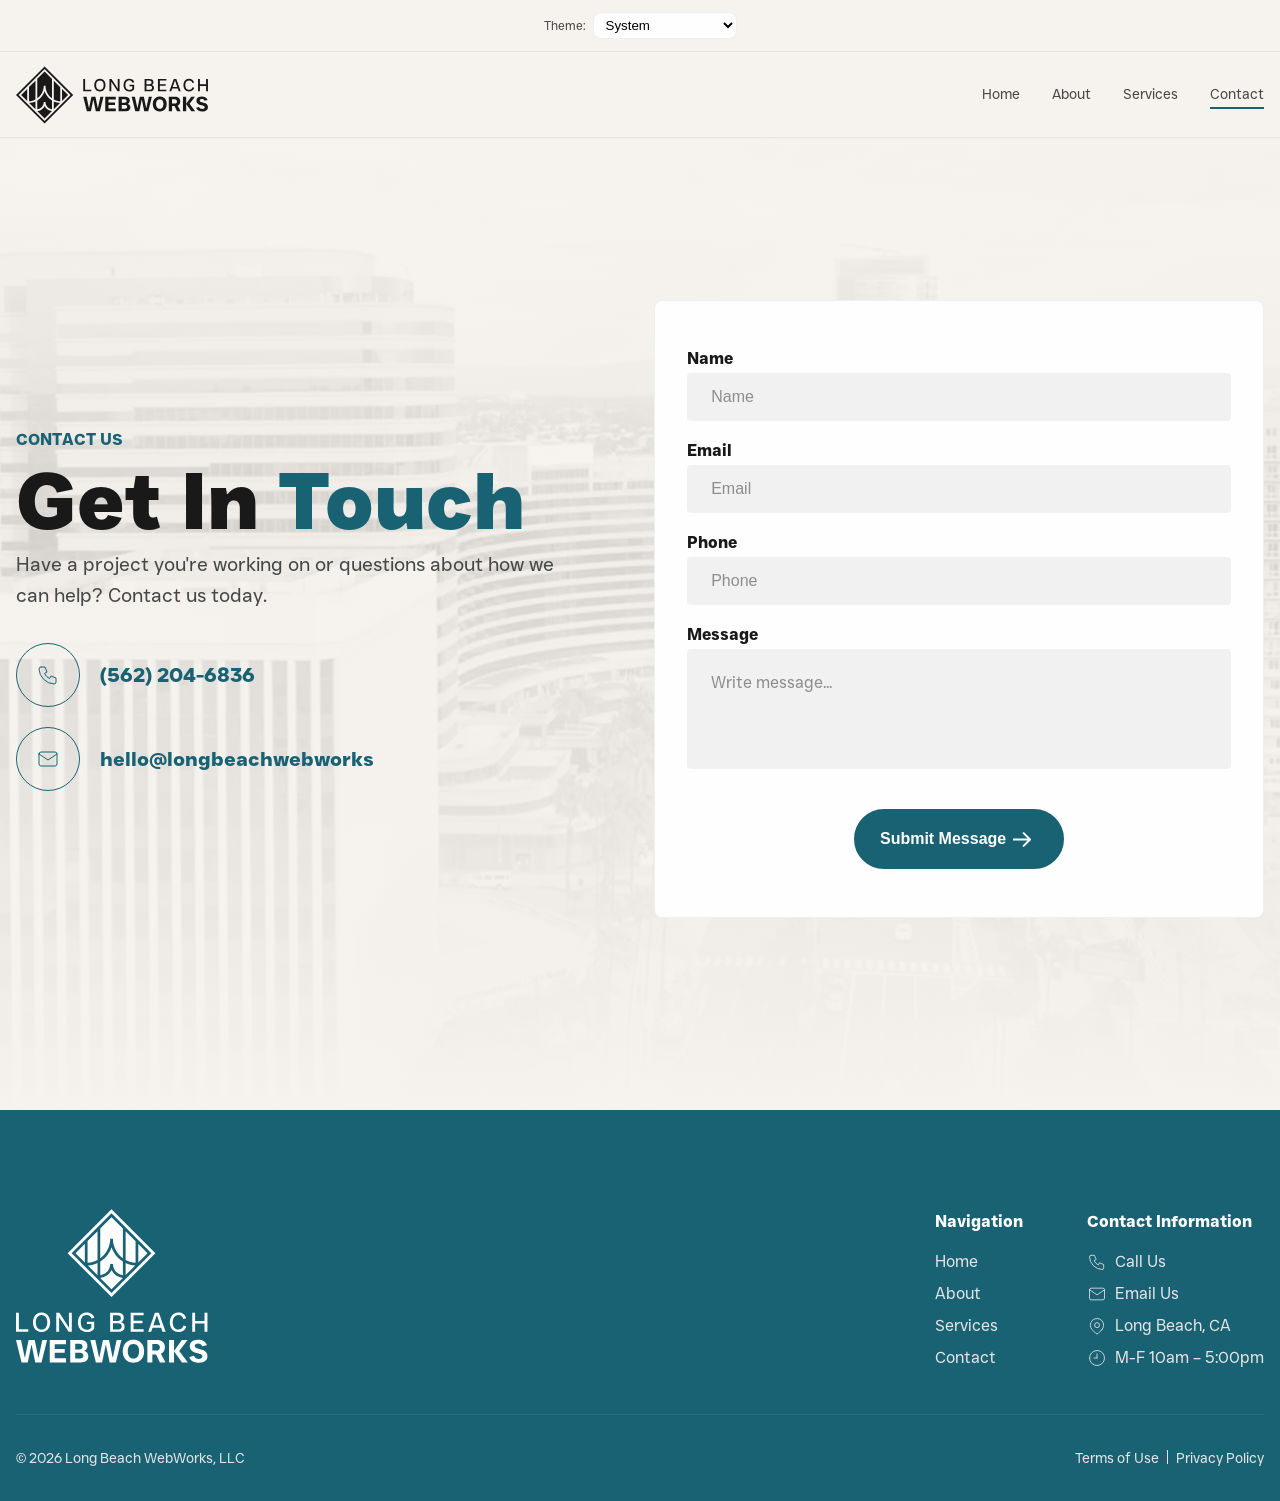
<file: contact.html>
<!DOCTYPE html>
<html lang="en">
  <head>
    <!-- Google tag (gtag.js) -->
    <script
      async
      src="https://www.googletagmanager.com/gtag/js?id=G-CXLFS8V68P"></script>
    <script>
      window.dataLayer = window.dataLayer || [];
      function gtag() {
        dataLayer.push(arguments);
      }
      gtag("js", new Date());

      gtag("config", "G-CXLFS8V68P");
    </script>

    <meta charset="UTF-8" />
    <meta http-equiv="X-UA-Compatible" content="IE=edge" />
    <meta name="viewport" content="width=device-width, initial-scale=1.0" />

    <link rel="canonical" href="https://www.longbeachwebworks.com/contact" />
    <meta
      name="description"
      content="Have a project in mind? Get in touch with Long Beach WebWorks to discuss your website needs and digital support options." />
    <meta
      name="keywords"
      content="web design Long Beach CA, website development Long Beach CA, small business websites Long Beach CA, static websites, hand-coded websites, Long Beach WebWorks, tech support, digital consultation" />

    <meta property="og:title" content="Get in Touch | Long Beach WebWorks" />
    <meta
      property="og:description"
      content="Contact Long Beach WebWorks to start your next website project or request support." />
    <meta property="og:type" content="website" />
    <meta
      property="og:url"
      content="https://www.longbeachwebworks.com/contact" />
    <meta
      property="og:image"
      content="/assets/img/jpg/lbw-open-graph-image-light.jpg" />
    <meta
      property="og:image:secure_url"
      content="/assets/img/jpg/lbw-open-graph-image-light.jpg" />

    <link
      rel="icon"
      href="/assets/favicons/favicon-light.png"
      type="image/png"
      media="(prefers-color-scheme: light)" />
    <link
      rel="icon"
      href="/assets/favicons/favicon-dark.png"
      type="image/png"
      media="(prefers-color-scheme: dark)" />
    <link
      rel="icon"
      type="image/png"
      sizes="32x32"
      href="/assets/favicons/favicon-light.png" />
    <link
      rel="icon"
      type="image/png"
      sizes="16x16"
      href="/assets/favicons/favicon-light.png" />

    <meta
      name="theme-color"
      content="#F6F3EE"
      media="(prefers-color-scheme: light)" />
    <meta
      name="theme-color"
      content="#191919"
      media="(prefers-color-scheme: dark)" />

    <!-- Mobile Hero Image -->
    <link
      rel="preload"
      fetchpriority="high"
      as="image"
      href="/assets/img/webp/lbw-dtlb-hero-m.webp"
      type="image/webp"
      imagesrcset="/assets/img/webp/lbw-dtlb-hero-m.webp 600w"
      imagesizes="100vw" />

    <!-- Desktop Hero Image -->
    <link
      rel="preload"
      fetchpriority="high"
      as="image"
      href="/assets/img/webp/lbw-dtlb-hero-d.webp"
      type="image/webp"
      imagesrcset="/assets/img/webp/lbw-dtlb-hero-d.webp 1920w"
      imagesizes="(min-width: 1024px) 100vw" />

    <link
      rel="preload"
      as="font"
      type="font/woff2"
      href="/assets/fonts/JUST-Sans-Regular.woff2"
      crossorigin />
    <link
      rel="preload"
      as="font"
      type="font/woff2"
      href="/assets/fonts/JUST-Sans-Bold.woff2"
      crossorigin />
    <link
      rel="preload"
      as="font"
      type="font/woff2"
      href="/assets/fonts/JUST-Sans-ExBold.woff2"
      crossorigin />

    <link rel="stylesheet" href="/css/core-styles.css" />
    <link rel="stylesheet" href="/css/contact.css" />

    <title>Get in Touch | Long Beach WebWorks</title>
  </head>

  <body>
    <!--Screen reader skip main nav-->
    <a class="skip" aria-label="skip to main content" href="#main"
      >Click To Skip To Main Content</a
    >

    <!-- ============================================ -->
    <!--                 Navigation                   -->
    <!-- ============================================ -->

    <header id="cs-navigation">
      <div id="theme-picker">
        <label
          >Theme:
          <select id="color-scheme">
            <option value="system">System</option>
            <option value="dark">Dark Mode</option>
            <option value="light">Light Mode</option>
          </select>
        </label>
      </div>
      <div class="cs-container">
        <!--Nav Logo-->
        <a href="/index.html" class="cs-logo" aria-label="back to home">
          <svg
            width="282"
            height="84"
            viewBox="0 0 282 84"
            fill="none"
            xmlns="http://www.w3.org/2000/svg"
            alt="Long Beach WebWorks logo">
            <path
              fill-rule="evenodd"
              clip-rule="evenodd"
              d="M42 0L0 42L42 84L84 42L42 0ZM3.82857 42L42 3.82857L80.1714 42L42 80.1714L3.82857 42ZM40.75 28.2754C40.75 35.9227 36.9932 42.7051 31.2291 46.8829V18.2943L42 7.52344L52.8852 18.4086V46.8829C47.1211 42.7084 43.3643 35.9227 43.3643 28.2754H40.75ZM19.094 30.4327L28.6148 20.9119V48.5213C25.7491 50.0619 22.5211 51.0117 19.094 51.2042V30.4327ZM55.4995 21.026V48.5212C58.3652 50.0618 61.5932 51.0116 65.0203 51.2041V30.5468L55.4995 21.026ZM40.7467 52.2749C40.7467 57.804 36.5819 62.38 31.2258 63.0262V50.0261C36.2718 46.896 40.1494 42.0621 42.0555 36.334C43.9616 42.0621 47.8391 46.896 52.8851 50.0261V63.0262C47.5291 62.38 43.3643 57.804 43.3643 52.2749H40.7467ZM55.4995 51.4391V62.9737L64.6809 53.7924C61.417 53.5835 58.3195 52.761 55.4995 51.4391ZM28.6147 51.4391C25.7653 52.7773 22.6319 53.6031 19.3289 53.8022L28.6147 63.088V51.4391ZM76.4734 42L67.6348 50.8387V33.1614L76.4734 42ZM7.52332 42L16.4795 33.0471V50.9529L7.52332 42ZM31.1802 65.6568C35.9847 65.2064 40.0645 62.2199 42.0555 58.0519V58.0551C44.0335 62.1938 48.0677 65.1672 52.8264 65.6503L42 76.4767L31.1802 65.6568ZM118.912 35.7011C120.167 36.4808 121.6 36.8707 123.211 36.8707C124.839 36.8707 126.275 36.4808 127.523 35.7011C128.771 34.9214 129.739 33.8202 130.434 32.4009C131.128 30.9817 131.473 29.3538 131.473 27.5174C131.473 25.6809 131.124 24.0531 130.434 22.6338C129.739 21.2112 128.771 20.1134 127.523 19.3337C126.275 18.5539 124.822 18.1641 123.211 18.1641C121.6 18.1641 120.167 18.5539 118.912 19.3337C117.657 20.1134 116.682 21.2146 115.991 22.6338C115.297 24.0565 114.952 25.6809 114.952 27.5174C114.952 29.3538 115.297 30.9817 115.991 32.4009C116.682 33.8236 117.657 34.9214 118.912 35.7011ZM126.107 33.6253C125.283 34.1793 124.319 34.4563 123.211 34.4563C122.12 34.4563 121.159 34.1793 120.328 33.6253C119.497 33.0712 118.85 32.271 118.392 31.2211C117.934 30.1746 117.705 28.94 117.705 27.5208C117.705 26.1016 117.934 24.867 118.392 23.8205C118.85 22.774 119.497 21.9738 120.328 21.4198C121.159 20.8657 122.103 20.5887 123.211 20.5887C124.319 20.5887 125.287 20.8657 126.107 21.4198C126.928 21.9738 127.571 22.774 128.029 23.8205C128.488 24.867 128.717 26.1016 128.717 27.5208C128.717 28.94 128.488 30.1746 128.029 31.2211C127.571 32.271 126.928 33.0712 126.107 33.6253ZM98.7692 36.6109V18.4309H101.522V34.1691H110.561V36.6109H98.7692ZM211.122 66.1607C209.067 66.1607 207.268 65.7025 205.725 64.7894C204.18 63.8728 202.993 62.5904 202.159 60.9317C201.324 59.2765 200.91 57.3614 200.91 55.183C200.91 53.0045 201.328 51.0928 202.159 49.4342C202.993 47.779 204.183 46.4931 205.725 45.5766C207.268 44.66 209.067 44.2052 211.122 44.2052C213.177 44.2052 214.997 44.6635 216.532 45.5766C218.068 46.4897 219.251 47.7755 220.085 49.4342C220.92 51.0928 221.334 53.0079 221.334 55.183C221.334 57.358 220.916 59.2731 220.085 60.9317C219.251 62.5904 218.068 63.8728 216.532 64.7894C214.997 65.7059 213.194 66.1607 211.122 66.1607ZM211.122 62.1663C212.22 62.1663 213.181 61.8859 214.005 61.3285C214.829 60.771 215.462 59.9673 215.91 58.9209C216.358 57.8744 216.58 56.6296 216.58 55.1864C216.58 53.7432 216.354 52.4984 215.91 51.4519C215.462 50.4054 214.826 49.6017 214.005 49.0443C213.181 48.4869 212.22 48.2064 211.122 48.2064C210.024 48.2064 209.094 48.4869 208.27 49.0443C207.446 49.6052 206.806 50.4054 206.348 51.4519C205.89 52.4984 205.664 53.7432 205.664 55.1864C205.664 56.6296 205.893 57.8744 206.348 58.9209C206.806 59.9673 207.446 60.771 208.27 61.3285C209.094 61.8859 210.045 62.1663 211.122 62.1663ZM98.7726 44.5129L104.077 65.8563H104.08H110.024L113.499 49.1469H113.741L117.216 65.8563H123.16L128.495 44.5129H123.922L120.355 61.1916H120.113L116.669 44.5129H110.814L107.37 61.1916H107.127L103.56 44.5129H98.7726ZM131.073 44.5129V65.8563H146.593V61.9235H135.83V56.7082H145.375V53.0489H135.83V48.4458H146.593V44.5129H131.073ZM150.648 65.8563V44.5129H159.885C162.16 44.5129 163.931 44.9746 165.19 45.9014C166.448 46.8282 167.081 48.244 167.081 50.1557C167.081 51.315 166.824 52.2863 166.318 53.0694C165.812 53.8526 165.118 54.4374 164.246 54.8204V55.0632C165.446 55.4497 166.37 56.055 167.019 56.8792C167.669 57.7033 167.994 58.7635 167.994 60.0665C167.994 61.9166 167.375 63.3427 166.134 64.3481C164.892 65.3536 163.004 65.8563 160.463 65.8563H150.648ZM159.4 53.4183C160.375 53.4183 161.117 53.1891 161.626 52.7309C162.136 52.2726 162.389 51.6297 162.389 50.7952C162.389 49.9608 162.129 49.311 161.613 48.8425C161.096 48.374 160.357 48.1414 159.403 48.1414H155.409V53.4183H159.4ZM160.009 62.2312C161.004 62.2312 161.787 61.9884 162.355 61.4994C162.922 61.0104 163.21 60.3298 163.21 59.4577C163.21 58.5857 162.926 57.8743 162.355 57.3853C161.784 56.8963 161.004 56.6534 160.009 56.6534H155.402V62.2347H160.009V62.2312ZM169.889 44.5129L175.193 65.8563H181.137L184.611 49.1469H184.854L188.329 65.8563H194.276L199.611 44.5129H195.038L191.471 61.1916H191.229L187.785 44.5129H181.93L178.486 61.1916H178.243L174.676 44.5129H169.889ZM224.449 44.5129V65.8563V65.8597H229.206V58.2061H232.835L236.494 65.8597H241.829L237.345 57.505C238.583 56.9954 239.544 56.2225 240.225 55.1863C240.905 54.1501 241.247 52.9087 241.247 51.4655C241.247 49.27 240.557 47.5635 239.175 46.3426C237.793 45.1217 235.902 44.5129 233.505 44.5129H224.449ZM235.56 53.75C234.962 54.3006 234.134 54.5742 233.077 54.5742H229.206V48.3227H233.077C234.134 48.3227 234.962 48.6031 235.56 49.1605C236.159 49.7214 236.46 50.484 236.46 51.4621C236.46 52.4402 236.159 53.1994 235.56 53.75ZM245.208 65.8563V44.5129H249.965V54.8785L257.437 44.5129H262.895L254.937 54.9093L263.2 65.8563H257.529L249.968 55.306V65.8563H245.211H245.208ZM267.758 64.7587C269.413 65.6923 271.359 66.1608 273.596 66.1608L273.606 66.1642C275.354 66.1642 276.855 65.9112 278.103 65.4016C279.352 64.8921 280.302 64.1876 280.952 63.2813C281.602 62.375 281.927 61.3252 281.927 60.1248C281.927 58.538 281.561 57.276 280.829 56.3424C280.097 55.4088 279.218 54.7214 278.192 54.2836C277.166 53.8459 275.85 53.4355 274.242 53.0491C273.185 52.7652 272.372 52.5224 271.804 52.3172C271.236 52.112 270.757 51.8384 270.371 51.493C269.984 51.1476 269.793 50.6928 269.793 50.1217C269.793 49.4514 270.084 48.9042 270.662 48.4767C271.24 48.0492 272.06 47.8372 272.994 47.8372C273.928 47.8372 274.738 48.0492 275.419 48.4767C276.099 48.9042 276.581 49.5677 276.865 50.4602L281.438 49.424C280.911 47.697 279.909 46.3975 278.435 45.522C276.961 44.6499 275.148 44.2122 272.994 44.2122C271.325 44.2122 269.885 44.4652 268.678 44.9748C267.467 45.4809 266.548 46.1854 265.918 47.078C265.289 47.974 264.974 48.9897 264.974 50.1285C264.974 51.6948 265.34 52.9328 266.072 53.8493C266.804 54.7624 267.68 55.4327 268.695 55.8602C269.711 56.2843 271.01 56.7015 272.597 57.1085C273.671 57.3718 274.502 57.6078 275.08 57.8095C275.661 58.0113 276.144 58.2952 276.53 58.6611C276.917 59.027 277.108 59.4955 277.108 60.0632C277.108 60.8156 276.804 61.4175 276.195 61.8621C275.586 62.3066 274.721 62.5324 273.603 62.5324C272.546 62.5324 271.605 62.293 270.781 61.8142C269.957 61.3388 269.352 60.6001 268.965 59.605L264.482 60.6412C265.009 62.4503 266.1 63.8251 267.758 64.7587ZM137.26 36.6109V18.4309H140.273L149.363 32.3771H149.544C149.458 30.7322 149.414 28.9846 149.414 27.131V18.4309H152.167V36.6109H149.154L140.037 22.6647H139.883C139.968 24.3267 140.013 26.0743 140.013 27.9108V36.6109H137.26ZM162.037 35.7011C163.336 36.4808 164.851 36.8707 166.582 36.8707V36.8605C168.018 36.8605 169.345 36.5937 170.555 36.0568C171.766 35.5199 172.772 34.7333 173.568 33.6937V26.9668H166.66V29.0187L170.843 29.2V32.784C170.34 33.3209 169.718 33.7484 168.972 34.0698C168.227 34.3913 167.44 34.552 166.609 34.552C165.378 34.552 164.321 34.2716 163.439 33.7073C162.556 33.1465 161.883 32.336 161.414 31.2792C160.946 30.2225 160.713 28.9503 160.713 27.514C160.713 26.0776 160.946 24.826 161.414 23.7624C161.879 22.6954 162.529 21.8849 163.36 21.3206C164.191 20.7563 165.128 20.4759 166.27 20.4759C167.413 20.4759 168.391 20.7632 169.205 21.3343C170.019 21.9054 170.658 22.7809 171.127 23.9573L173.75 23.1263C173.127 21.4642 172.176 20.2194 170.894 19.3986C169.612 18.5744 168.069 18.1641 166.27 18.1641C164.643 18.1641 163.196 18.5539 161.934 19.3337C160.672 20.1134 159.691 21.2146 159 22.6338C158.306 24.0565 157.96 25.6638 157.96 27.5174C157.96 29.3709 158.312 31.0022 159.024 32.4146C159.735 33.827 160.737 34.9214 162.037 35.7011ZM188.838 36.6109V18.4309H196.034C197.853 18.4309 199.279 18.831 200.319 19.6244C201.358 20.4178 201.878 21.6251 201.878 23.2324C201.878 24.2378 201.663 25.0757 201.228 25.7528C200.794 26.43 200.216 26.9224 199.488 27.2336V27.3636C200.527 27.6919 201.314 28.2151 201.851 28.9367C202.388 29.6549 202.654 30.5783 202.654 31.7034C202.654 33.2628 202.148 34.4701 201.136 35.325C200.124 36.1834 198.622 36.6109 196.629 36.6109H188.838ZM195.876 26.3C196.95 26.3 197.761 26.0606 198.304 25.5853C198.851 25.1099 199.122 24.4191 199.122 23.5197C199.122 22.6202 198.845 21.9499 198.291 21.4541C197.737 20.9616 196.933 20.7154 195.876 20.7154H191.591V26.3H195.876ZM196.447 34.3264C197.538 34.3264 198.386 34.0768 198.992 33.5741C199.597 33.0713 199.901 32.3532 199.901 31.4195C199.901 30.4859 199.597 29.7404 198.992 29.2377C198.386 28.7349 197.538 28.4853 196.447 28.4853H191.591V34.3298H196.447V34.3264ZM208.499 18.4309V36.6109V36.6143H220.862V34.2238H211.252V28.4579H219.822V26.0675H211.252V20.8214H220.862V18.4309H208.499ZM225.249 36.6109L231.689 18.4309H235.454L241.894 36.6109H238.96L237.606 32.6097H229.437L228.077 36.6109H225.249ZM230.206 30.3491H236.842L233.611 20.794H233.454L230.206 30.3491ZM249.869 35.7011C251.117 36.4808 252.553 36.8707 254.181 36.8707L254.185 36.8605C256.018 36.8605 257.594 36.4159 258.911 35.5233C260.224 34.6307 261.161 33.2696 261.715 31.4331L259.092 30.6021C258.624 31.9358 257.984 32.9139 257.17 33.5363C256.356 34.1588 255.361 34.47 254.185 34.47C253.073 34.47 252.105 34.193 251.274 33.6389C250.443 33.0849 249.804 32.2813 249.352 31.2245C248.904 30.1678 248.679 28.9298 248.679 27.5105C248.679 26.0913 248.901 24.8533 249.352 23.7966C249.804 22.7398 250.443 21.9362 251.274 21.3821C252.105 20.8281 253.043 20.5511 254.185 20.5511C255.327 20.5511 256.302 20.8726 257.105 21.5121C257.909 22.155 258.518 23.1229 258.935 24.4224L261.585 23.5914C261.048 21.7754 260.125 20.4143 258.819 19.5149C257.509 18.6155 255.963 18.1641 254.181 18.1641C252.553 18.1641 251.117 18.5539 249.869 19.3337C248.621 20.1134 247.649 21.2146 246.959 22.6338C246.264 24.0565 245.919 25.6809 245.919 27.5174C245.919 29.3538 246.268 30.9817 246.959 32.4009C247.653 33.8236 248.624 34.9214 249.869 35.7011ZM267.375 36.6109V18.4309H270.128V26.1701H279.139V18.4309H281.92V36.6109H279.139V28.6118H270.128V36.6109H267.375Z"
              fill="" />
          </svg>
        </a>

        <!--Navigation List-->
        <nav class="cs-nav" role="navigation">
          <!--Mobile Nav Toggle-->
          <button class="cs-toggle" aria-label="mobile menu toggle">
            <div class="cs-box" aria-hidden="true">
              <span class="cs-line cs-line1" aria-hidden="true"></span>
              <span class="cs-line cs-line2" aria-hidden="true"></span>
              <span class="cs-line cs-line3" aria-hidden="true"></span>
            </div>
          </button>
          <div class="cs-ul-wrapper">
            <ul id="cs-expanded" class="cs-ul" aria-expanded="false">
              <li class="cs-li">
                <a href="/index.html" class="cs-li-link"> Home </a>
              </li>
              <li class="cs-li">
                <a href="/about.html" class="cs-li-link"> About </a>
              </li>
              <li class="cs-li">
                <a href="/services.html" class="cs-li-link"> Services </a>
              </li>
              <li class="cs-li">
                <a href="/contact.html" class="cs-li-link cs-active">
                  Contact
                </a>
              </li>
            </ul>
          </div>
        </nav>
      </div>
    </header>

    <main id="main">
      <!-- ============================================ -->
      <!--                   Contact                    -->
      <!-- ============================================ -->

      <section id="contact-page">
        <div class="cs-container">
          <div class="cs-content">
            <span class="cs-topper">Contact Us</span>
            <h1 class="cs-title">
              get in
              <span class="primary-text-highlight"> touch</span>
            </h1>
            <p class="subheading">
              Have a project you're working on or questions about how we can
              help? Contact us today.
            </p>
            <ul class="cs-ul">
              <!-- Call Us -->
              <li class="cs-li">
                <a href="tel: +15622046836">
                  <picture class="cs-icon-wrapper">
                    <svg
                      xmlns="http://www.w3.org/2000/svg"
                      viewBox="0 0 24 24"
                      fill="none"
                      stroke="currentColor"
                      stroke-linecap="round"
                      stroke-linejoin="round"
                      width="24"
                      height="24"
                      stroke-width="1"
                      class="cs-icon"
                      aria-hidden="true">
                      <path
                        d="M5 4h4l2 5l-2.5 1.5a11 11 0 0 0 5 5l1.5 -2.5l5 2v4a2 2 0 0 1 -2 2a16 16 0 0 1 -15 -15a2 2 0 0 1 2 -2"></path>
                    </svg>
                  </picture>
                  <div class="cs-flex-group">
                    <span class="cs-header">(562) 204-6836</span>
                  </div>
                </a>
              </li>
              <!-- Email Us -->
              <li class="cs-li">
                <a href="mailto:hello@longbeachwebworks">
                  <picture class="cs-icon-wrapper">
                    <svg
                      xmlns="http://www.w3.org/2000/svg"
                      width="24"
                      height="24"
                      viewBox="0 0 24 24"
                      fill="none"
                      stroke="currentColor"
                      stroke-width="1"
                      stroke-linecap="round"
                      stroke-linejoin="round"
                      class="cs-icon"
                      aria-hidden="true">
                      <path
                        d="M3 7a2 2 0 0 1 2 -2h14a2 2 0 0 1 2 2v10a2 2 0 0 1 -2 2h-14a2 2 0 0 1 -2 -2v-10z" />
                      <path d="M3 7l9 6l9 -6" />
                    </svg>
                  </picture>
                  <div class="cs-flex-group">
                    <span class="cs-header">hello@longbeachwebworks</span>
                  </div>
                </a>
              </li>
            </ul>
          </div>
          <!--Form-->
          <form
            class="cs-form"
            name="Contact Form"
            method="post"
            data-netlify="true">
            <!-- Honeypot -->
            <p class="hidden">
              <label>
                Don’t fill this out if you’re human: <input name="bot-field" />
              </label>
            </p>
            <label class="cs-label">
              Name
              <input
                class="cs-input"
                required
                type="text"
                id="name-1695"
                name="name"
                placeholder="Name" />
            </label>
            <label class="cs-label">
              Email
              <input
                class="cs-input"
                required
                type="email"
                id="email-1695"
                name="email"
                placeholder="Email" />
            </label>
            <label class="cs-label">
              Phone
              <input
                class="cs-input"
                required
                type="tel"
                id="phone-1695"
                name="phone"
                placeholder="Phone" />
            </label>
            <label class="cs-label cs-label-message">
              Message
              <textarea
                class="cs-input cs-textarea"
                required
                name="Message"
                id="message-1695"
                placeholder="Write message..."></textarea>
            </label>
            <button class="cs-button-solid cs-submit" type="submit">
              Submit Message
              <svg
                width="32"
                height="32"
                viewBox="0 0 32 32"
                fill="none"
                xmlns="http://www.w3.org/2000/svg">
                <path
                  d="M8 15.5H7V17.5H8V15.5ZM24.7071 17.2071C25.0976 16.8166 25.0976 16.1834 24.7071 15.7929L18.3431 9.42893C17.9526 9.03841 17.3195 9.03841 16.9289 9.42893C16.5384 9.81946 16.5384 10.4526 16.9289 10.8431L22.5858 16.5L16.9289 22.1569C16.5384 22.5474 16.5384 23.1805 16.9289 23.5711C17.3195 23.9616 17.9526 23.9616 18.3431 23.5711L24.7071 17.2071ZM8 17.5H24V15.5H8V17.5Z"
                  fill="" />
              </svg>
            </button>
          </form>
        </div>

        <picture class="cs-background">
          <!--Mobile Image-->
          <source
            media="(max-width: 600px)"
            srcset="assets/img/webp/lbw-dtlb-hero-m.webp" />
          <!--Tablet and above Image-->
          <source
            media="(min-width: 601px)"
            srcset="assets/img/webp/lbw-dtlb-hero-d.webp" />
          <img
            fetchpriority="high"
            loading="eager"
            decoding="async"
            src="assets/img/webp/lbw-dtlb-hero-d.webp"
            aria-hidden="true"
            width="1920"
            height="1280" />
        </picture>
      </section>
    </main>

    <!-- ============================================ -->
    <!--                   Footer                     -->
    <!-- ============================================ -->

    <footer id="cs-footer-269">
      <div class="cs-container">
        <!-- Logo Group -->
        <div class="cs-logo-group">
          <a aria-label="go back to home" class="cs-logo" href="">
            <svg
              width="199"
              height="160"
              viewBox="0 0 199 160"
              fill="none"
              xmlns="http://www.w3.org/2000/svg"
              alt="Long Beach WebWorks logo">
              <path
                fill-rule="evenodd"
                clip-rule="evenodd"
                d="M99 0.5L53.5 46L99 91.5L144.5 46L99 0.5ZM57.6476 46L99 4.64762L140.352 46L99 87.3524L57.6476 46ZM74.1851 33.4688L84.4993 23.1545V53.0648C81.3948 54.7337 77.8978 55.7626 74.1851 55.9713V33.4688ZM113.625 23.2782V53.0646C116.729 54.7336 120.226 55.7625 123.939 55.9712V33.5924L113.625 23.2782ZM97.6459 57.1312H100.478C100.478 63.121 104.99 68.0783 110.792 68.7784V54.6949C105.326 51.304 101.125 46.0673 99.0603 39.8618C96.9953 46.0673 92.7946 51.304 87.3281 54.6949V68.7784C93.1305 68.0783 97.6424 63.121 97.6424 57.1312H97.6459ZM113.625 56.2257V68.7216L123.571 58.7751C120.035 58.5488 116.68 57.6577 113.625 56.2257ZM74.4397 58.7857C78.018 58.57 81.4125 57.6754 84.4993 56.2257V68.8453L74.4397 58.7857ZM136.346 46L126.771 55.5753V36.4248L136.346 46ZM71.3529 36.301L61.6504 46L71.3529 55.699V36.301ZM87.2786 71.6282C92.4834 71.1402 96.9033 67.9049 99.0602 63.3895V63.3931C101.203 67.8766 105.573 71.0978 110.729 71.6211L99.0001 83.3497L87.2786 71.6282ZM87.3315 51.2898C93.5759 46.7639 97.6458 39.4163 97.6458 31.1317H100.478C100.478 39.4163 104.548 46.7674 110.792 51.2898V20.4426L99 8.65039L87.3315 20.3189V51.2898ZM21.8215 126.498C23.1812 127.343 24.7335 127.766 26.4785 127.766C28.242 127.766 29.798 127.343 31.1503 126.498C32.5026 125.654 33.551 124.461 34.3031 122.923C35.0552 121.386 35.4294 119.622 35.4294 117.633C35.4294 115.643 35.0515 113.88 34.3031 112.342C33.551 110.801 32.5026 109.612 31.1503 108.767C29.798 107.922 28.2234 107.5 26.4785 107.5C24.7335 107.5 23.1812 107.922 21.8215 108.767C20.4618 109.612 19.4059 110.805 18.6575 112.342C17.9054 113.883 17.5312 115.643 17.5312 117.633C17.5312 119.622 17.9054 121.386 18.6575 122.923C19.4059 124.465 20.4618 125.654 21.8215 126.498ZM29.6165 124.25C28.7236 124.85 27.6788 125.15 26.4785 125.15C25.2966 125.15 24.2556 124.85 23.3553 124.25C22.455 123.649 21.7548 122.783 21.2583 121.645C20.7619 120.511 20.5137 119.174 20.5137 117.636C20.5137 116.099 20.7619 114.762 21.2583 113.628C21.7548 112.494 22.455 111.627 23.3553 111.027C24.2556 110.427 25.2781 110.127 26.4785 110.127C27.6788 110.127 28.7273 110.427 29.6165 111.027C30.5056 111.627 31.2022 112.494 31.6986 113.628C32.1951 114.762 32.4433 116.099 32.4433 117.636C32.4433 119.174 32.1951 120.511 31.6986 121.645C31.2022 122.783 30.5056 123.649 29.6165 124.25ZM0 127.484V107.789H2.98241V124.839H12.7743V127.484H0ZM121.716 159.496C119.489 159.496 117.54 159 115.869 158.011C114.195 157.018 112.909 155.628 112.005 153.832C111.101 152.038 110.653 149.964 110.653 147.604C110.653 145.244 111.105 143.173 112.005 141.376C112.909 139.583 114.198 138.19 115.869 137.197C117.54 136.204 119.489 135.711 121.716 135.711C123.942 135.711 125.913 136.208 127.577 137.197C129.24 138.186 130.522 139.579 131.426 141.376C132.33 143.173 132.778 145.247 132.778 147.604C132.778 149.96 132.326 152.035 131.426 153.832C130.522 155.628 129.24 157.018 127.577 158.011C125.913 159.004 123.961 159.496 121.716 159.496ZM121.716 155.169C122.905 155.169 123.946 154.865 124.839 154.261C125.732 153.657 126.417 152.787 126.902 151.653C127.388 150.519 127.628 149.171 127.628 147.607C127.628 146.044 127.384 144.695 126.902 143.562C126.417 142.428 125.728 141.557 124.839 140.954C123.946 140.35 122.905 140.046 121.716 140.046C120.526 140.046 119.519 140.35 118.626 140.954C117.733 141.561 117.04 142.428 116.544 143.562C116.047 144.695 115.803 146.044 115.803 147.607C115.803 149.171 116.051 150.519 116.544 151.653C117.04 152.787 117.733 153.657 118.626 154.261C119.519 154.865 120.548 155.169 121.716 155.169ZM0.00366211 136.045L5.74989 159.167H5.75359H12.1926L15.9567 141.065H16.2198L19.9839 159.167H26.423L32.2025 136.045H27.2491L23.385 154.113H23.1219L19.3912 136.045H13.0484L9.31766 154.113H9.05461L5.19045 136.045H0.00366211ZM34.9961 136.045V159.167H51.8087V154.906H40.1495V149.256H50.4898V145.292H40.1495V140.305H51.8087V136.045H34.9961ZM56.2026 159.167V136.045H66.2093C68.6731 136.045 70.5922 136.545 71.9556 137.549C73.319 138.553 74.0044 140.087 74.0044 142.158C74.0044 143.413 73.7265 144.466 73.1782 145.314C72.6299 146.163 71.8778 146.796 70.933 147.211V147.474C72.2334 147.893 73.2338 148.548 73.9377 149.441C74.6416 150.334 74.9936 151.483 74.9936 152.894C74.9936 154.899 74.323 156.443 72.9781 157.533C71.6333 158.622 69.5882 159.167 66.8355 159.167H56.2026ZM65.6833 145.692C66.7391 145.692 67.5431 145.444 68.0951 144.947C68.6471 144.451 68.9213 143.754 68.9213 142.85C68.9213 141.946 68.6397 141.242 68.0803 140.735C67.5209 140.227 66.7206 139.975 65.687 139.975H61.3597V145.692H65.6833ZM66.3427 155.239C67.4208 155.239 68.2692 154.976 68.8843 154.447C69.4993 153.917 69.8105 153.179 69.8105 152.235C69.8105 151.29 69.503 150.519 68.8843 149.99C68.2655 149.46 67.4208 149.197 66.3427 149.197H61.3523V155.243H66.3427V155.239ZM77.0461 136.045L82.7924 159.167H89.2314L92.9955 141.065H93.2586L97.0227 159.167H103.465L109.245 136.045H104.292L100.427 154.113H100.164L96.4336 136.045H90.0909L86.3601 154.113H86.0971L82.2329 136.045H77.0461ZM136.153 136.045V159.167V159.17H141.307V150.879H145.238L149.202 159.17H154.981L150.124 150.119C151.465 149.567 152.507 148.73 153.244 147.607C153.981 146.485 154.352 145.14 154.352 143.577C154.352 141.198 153.603 139.349 152.106 138.027C150.61 136.704 148.561 136.045 145.964 136.045H136.153ZM148.19 146.051C147.542 146.648 146.645 146.944 145.501 146.944H141.307V140.172H145.501C146.645 140.172 147.542 140.476 148.19 141.079C148.839 141.687 149.165 142.513 149.165 143.573C149.165 144.632 148.839 145.455 148.19 146.051ZM158.642 159.167V136.045H163.795V147.274L171.89 136.045H177.803L169.182 147.307L178.133 159.167H171.99L163.799 147.737V159.167H158.645H158.642ZM183.071 157.977C184.865 158.989 186.973 159.496 189.396 159.496L189.407 159.5C191.3 159.5 192.926 159.226 194.279 158.674C195.631 158.122 196.661 157.359 197.365 156.377C198.069 155.395 198.421 154.258 198.421 152.957C198.421 151.238 198.024 149.871 197.231 148.86C196.439 147.848 195.486 147.104 194.375 146.63C193.263 146.155 191.837 145.711 190.096 145.292C188.951 144.985 188.069 144.722 187.454 144.499C186.839 144.277 186.321 143.981 185.902 143.606C185.483 143.232 185.276 142.739 185.276 142.121C185.276 141.395 185.591 140.802 186.217 140.339C186.843 139.876 187.732 139.646 188.744 139.646C189.755 139.646 190.633 139.876 191.37 140.339C192.108 140.802 192.63 141.521 192.937 142.488L197.891 141.365C197.32 139.494 196.235 138.086 194.638 137.138C193.041 136.193 191.078 135.719 188.744 135.719C186.936 135.719 185.376 135.993 184.068 136.545C182.757 137.093 181.76 137.856 181.078 138.823C180.397 139.794 180.056 140.894 180.056 142.128C180.056 143.825 180.452 145.166 181.245 146.159C182.038 147.148 182.986 147.874 184.087 148.337C185.187 148.797 186.595 149.249 188.314 149.69C189.477 149.975 190.377 150.231 191.004 150.449C191.633 150.668 192.156 150.975 192.574 151.372C192.993 151.768 193.201 152.276 193.201 152.891C193.201 153.706 192.871 154.358 192.211 154.839C191.552 155.321 190.615 155.566 189.403 155.566C188.258 155.566 187.239 155.306 186.347 154.788C185.454 154.273 184.798 153.472 184.379 152.394L179.522 153.517C180.093 155.477 181.275 156.966 183.071 157.977ZM41.6981 127.484V107.789H44.9621L54.8096 122.897H55.0059C54.9133 121.115 54.8652 119.222 54.8652 117.214V107.789H57.8476V127.484H54.5836L44.7065 112.376H44.5397C44.6324 114.176 44.6805 116.069 44.6805 118.059V127.484H41.6981ZM68.5397 126.498C69.9476 127.343 71.5888 127.766 73.4635 127.766V127.754C75.0195 127.754 76.457 127.465 77.7685 126.884C79.08 126.302 80.1693 125.45 81.0325 124.324V117.036H73.5487V119.259L78.0797 119.456V123.338C77.5351 123.92 76.8608 124.383 76.0532 124.731C75.2455 125.08 74.3934 125.254 73.4931 125.254C72.1594 125.254 71.0146 124.95 70.0587 124.339C69.1029 123.731 68.373 122.853 67.8654 121.708C67.3579 120.563 67.106 119.185 67.106 117.629C67.106 116.073 67.3579 114.717 67.8654 113.565C68.3693 112.409 69.0732 111.531 69.9735 110.92C70.8738 110.308 71.8889 110.004 73.1263 110.004C74.3638 110.004 75.4233 110.316 76.3051 110.934C77.1868 111.553 77.8796 112.502 78.3872 113.776L81.2289 112.876C80.5546 111.075 79.5246 109.727 78.1353 108.837C76.746 107.945 75.0751 107.5 73.1263 107.5C71.3628 107.5 69.7957 107.922 68.4286 108.767C67.0615 109.612 65.9982 110.805 65.2498 112.342C64.4977 113.883 64.1235 115.625 64.1235 117.633C64.1235 119.641 64.5051 121.408 65.2758 122.938C66.0464 124.468 67.1319 125.654 68.5397 126.498ZM97.5747 127.484V107.789H105.37C107.341 107.789 108.886 108.223 110.012 109.082C111.138 109.942 111.701 111.249 111.701 112.991C111.701 114.08 111.468 114.988 110.997 115.721C110.527 116.455 109.901 116.988 109.112 117.325V117.466C110.238 117.822 111.09 118.389 111.672 119.17C112.253 119.948 112.542 120.949 112.542 122.168C112.542 123.857 111.994 125.165 110.897 126.091C109.801 127.021 108.174 127.484 106.014 127.484H97.5747ZM105.199 116.314C106.363 116.314 107.241 116.055 107.83 115.54C108.423 115.025 108.715 114.276 108.715 113.302C108.715 112.327 108.415 111.601 107.815 111.064C107.215 110.531 106.344 110.264 105.199 110.264H100.557V116.314H105.199ZM105.818 125.009C107 125.009 107.919 124.739 108.574 124.194C109.23 123.65 109.56 122.872 109.56 121.86C109.56 120.849 109.23 120.041 108.574 119.496C107.919 118.952 107 118.681 105.818 118.681H100.557V125.013H105.818V125.009ZM118.874 107.789V127.484V127.488H132.267V124.898H121.856V118.652H131.141V116.062H121.856V110.379H132.267V107.789H118.874ZM137.02 127.484L143.996 107.789H148.075L155.052 127.484H151.873L150.407 123.149H141.557L140.084 127.484H137.02ZM142.39 120.7H149.579L146.079 110.349H145.908L142.39 120.7ZM163.691 126.498C165.044 127.343 166.6 127.766 168.363 127.766L168.367 127.754C170.353 127.754 172.061 127.273 173.487 126.306C174.91 125.339 175.925 123.864 176.525 121.875L173.683 120.975C173.176 122.419 172.483 123.479 171.601 124.153C170.719 124.828 169.641 125.165 168.367 125.165C167.163 125.165 166.114 124.865 165.214 124.264C164.314 123.664 163.621 122.794 163.132 121.649C162.647 120.504 162.402 119.163 162.402 117.625C162.402 116.088 162.643 114.747 163.132 113.602C163.621 112.457 164.314 111.586 165.214 110.986C166.114 110.386 167.129 110.086 168.367 110.086C169.604 110.086 170.66 110.434 171.531 111.127C172.401 111.824 173.061 112.872 173.513 114.28L176.384 113.38C175.802 111.412 174.802 109.938 173.387 108.963C171.968 107.989 170.293 107.5 168.363 107.5C166.6 107.5 165.044 107.922 163.691 108.767C162.339 109.612 161.287 110.805 160.539 112.342C159.786 113.883 159.412 115.643 159.412 117.633C159.412 119.622 159.79 121.386 160.539 122.923C161.291 124.465 162.343 125.654 163.691 126.498ZM182.656 127.484V107.789H185.639V116.173H195.401V107.789H198.413V127.484H195.401V118.818H185.639V127.484H182.656Z"
                fill="#fefefe" />
            </svg>
          </a>
        </div>
        <div class="footer-wrapper">
          <!-- Links -->
          <ul class="cs-nav">
            <li class="cs-nav-li">
              <span class="cs-header">Navigation</span>
            </li>
            <li class="cs-nav-li">
              <a class="cs-nav-link" href="/index.html">Home</a>
            </li>
            <li class="cs-nav-li">
              <a class="cs-nav-link" href="/about.html">About</a>
            </li>
            <li class="cs-nav-li">
              <a class="cs-nav-link" href="/services.html">Services</a>
            </li>
            <li class="cs-nav-li">
              <a class="cs-nav-link" href="/contact.html">Contact</a>
            </li>
          </ul>
          <!-- Contact Info -->
          <ul class="cs-contact">
            <li class="cs-nav-li">
              <span class="cs-header">Contact Information</span>
            </li>
            <!-- Call Us -->
            <li class="cs-contact-li">
              <a class="cs-contact-link" href="tel: +15622046836">
                <svg
                  xmlns="http://www.w3.org/2000/svg"
                  viewBox="0 0 24 24"
                  fill="none"
                  stroke="currentColor"
                  stroke-linecap="round"
                  stroke-linejoin="round"
                  width="24"
                  height="24"
                  stroke-width="1"
                  aria-hidden="true">
                  <path
                    d="M5 4h4l2 5l-2.5 1.5a11 11 0 0 0 5 5l1.5 -2.5l5 2v4a2 2 0 0 1 -2 2a16 16 0 0 1 -15 -15a2 2 0 0 1 2 -2"></path>
                </svg>
                Call Us</a
              >
            </li>
            <!-- Email Us -->
            <li class="cs-contact-li">
              <a class="cs-contact-link" href="mailto:hello@longbeachwebworks">
                <svg
                  xmlns="http://www.w3.org/2000/svg"
                  width="24"
                  height="24"
                  viewBox="0 0 24 24"
                  fill="none"
                  stroke="currentColor"
                  stroke-width="1"
                  stroke-linecap="round"
                  stroke-linejoin="round"
                  aria-hidden="true">
                  <path
                    d="M3 7a2 2 0 0 1 2 -2h14a2 2 0 0 1 2 2v10a2 2 0 0 1 -2 2h-14a2 2 0 0 1 -2 -2v-10z" />
                  <path d="M3 7l9 6l9 -6" />
                </svg>
                Email Us</a
              >
            </li>
            <!-- Location -->
            <li class="cs-contact-li cs-contact-link">
              <svg
                xmlns="http://www.w3.org/2000/svg"
                width="24"
                height="24"
                viewBox="0 0 24 24"
                fill="none"
                stroke="currentColor"
                stroke-width="1"
                stroke-linecap="round"
                stroke-linejoin="round"
                aria-hidden="true">
                <path d="M9 11a3 3 0 1 0 6 0a3 3 0 0 0 -6 0" />
                <path
                  d="M17.657 16.657l-4.243 4.243a2 2 0 0 1 -2.827 0l-4.244 -4.243a8 8 0 1 1 11.314 0z" />
              </svg>
              Long Beach, CA
            </li>
            <!-- Hours -->
            <li class="cs-contact-li cs-contact-link">
              <svg
                xmlns="http://www.w3.org/2000/svg"
                width="24"
                height="24"
                viewBox="0 0 24 24"
                fill="none"
                stroke="currentColor"
                stroke-width="1"
                stroke-linecap="round"
                stroke-linejoin="round"
                aria-hidden="true">
                <path d="M12 12m-9 0a9 9 0 1 0 18 0a9 9 0 1 0 -18 0" />
                <path d="M12 12h-3.5" />
                <path d="M12 7v5" />
              </svg>
              M-F 10am – 5:00pm
            </li>
          </ul>
        </div>
      </div>
      <div class="footer-bottom">
        <p>
          &copy; <span id="year"></span> Long Beach WebWorks, LLC
          <script>
            document.getElementById("year").textContent =
              new Date().getFullYear();
          </script>
        </p>
        <div class="terms">
          <a href="/terms.html">Terms of Use</a>
          <div class="divider" aria-hidden="true"></div>
          <a href="/privacy.html">Privacy Policy</a>
        </div>
      </div>
    </footer>

    <script defer src="/assets/js/nav.js"></script>
    <script defer src="/assets/js/dark-mode.js"></script>
  </body>
</html>
</file>
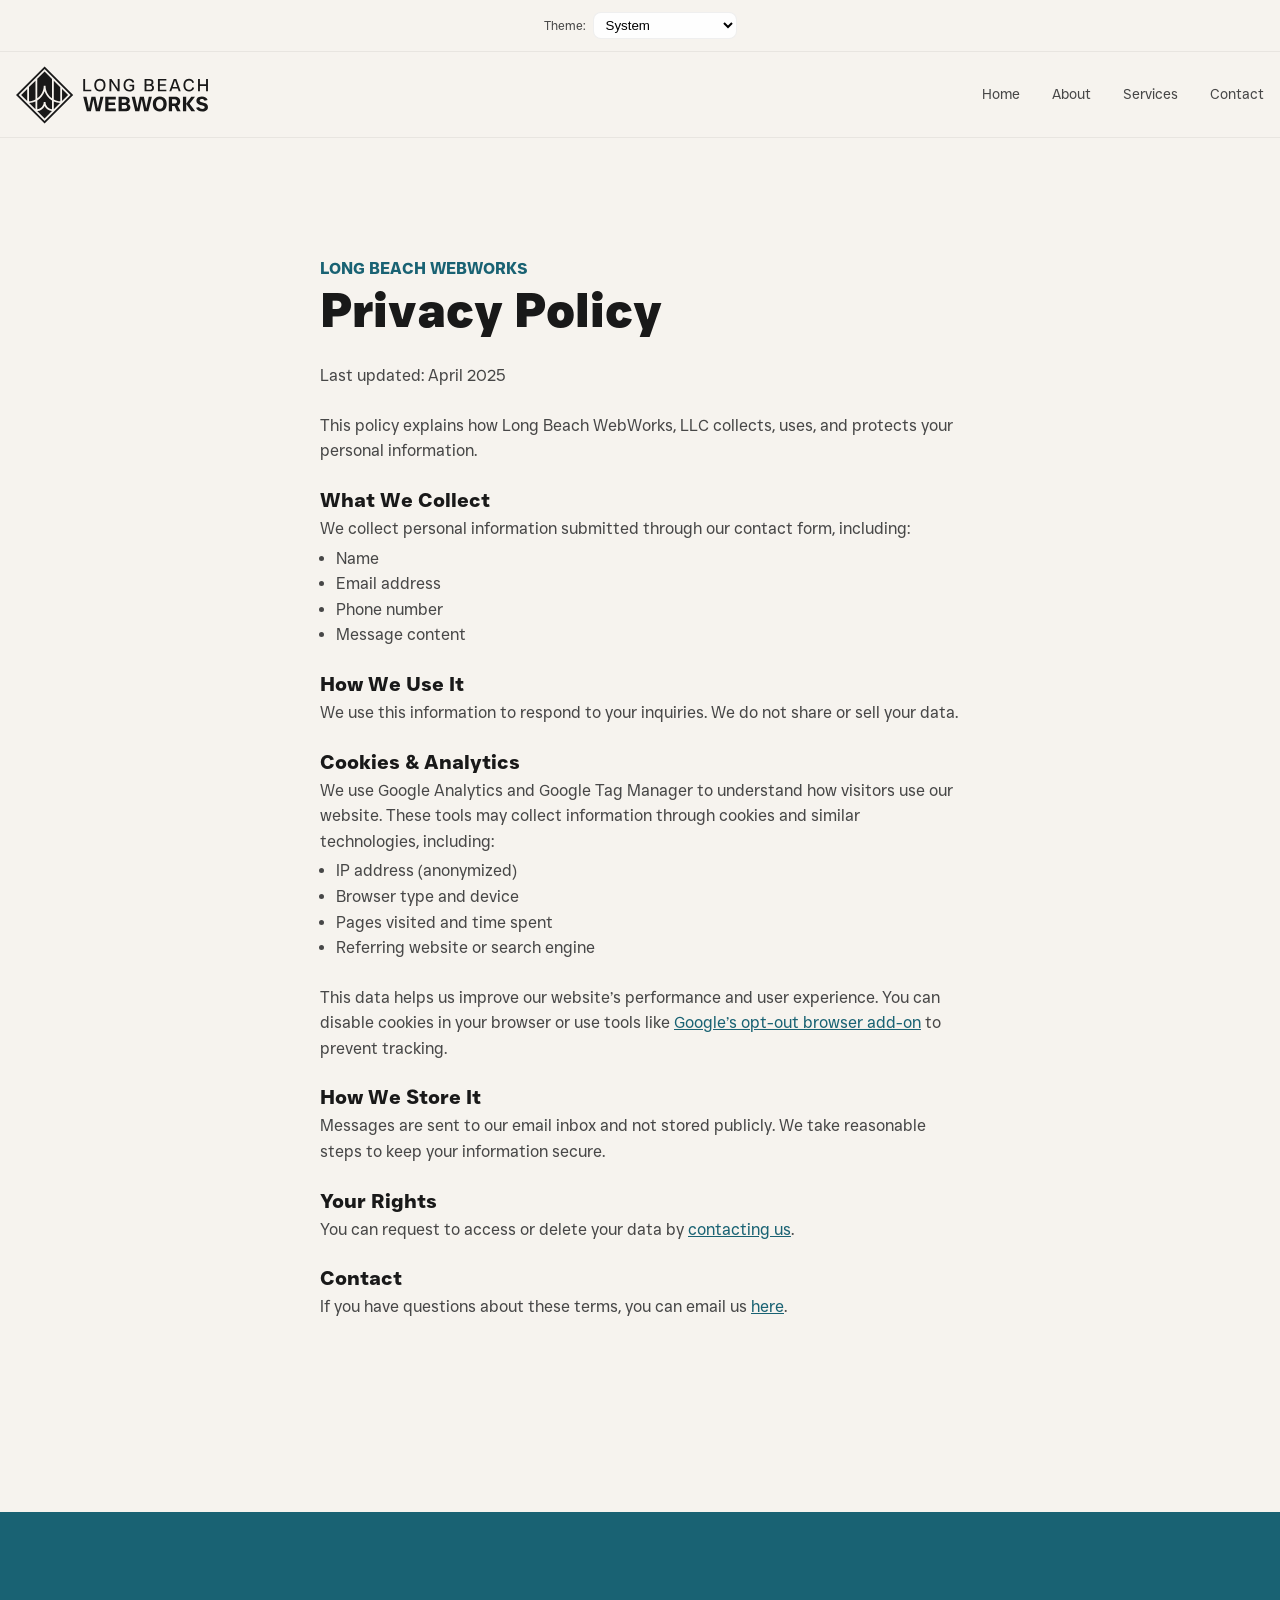
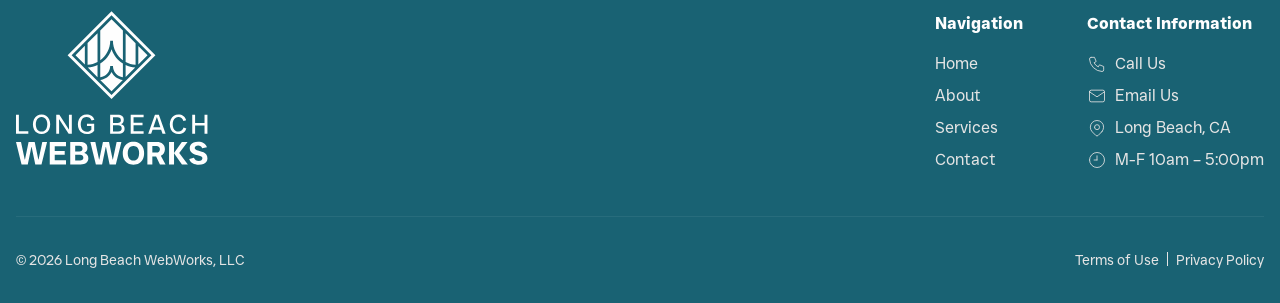
<file: privacy.html>
<!DOCTYPE html>
<html lang="en">
  <head>
    <!-- Google tag (gtag.js) -->
    <script
      async
      src="https://www.googletagmanager.com/gtag/js?id=G-CXLFS8V68P"></script>
    <script>
      window.dataLayer = window.dataLayer || [];
      function gtag() {
        dataLayer.push(arguments);
      }
      gtag("js", new Date());

      gtag("config", "G-CXLFS8V68P");
    </script>

    <meta charset="UTF-8" />
    <meta http-equiv="X-UA-Compatible" content="IE=edge" />
    <meta name="viewport" content="width=device-width, initial-scale=1.0" />

    <link rel="canonical" href="https://www.longbeachwebworks.com/privacy" />
    <meta
      name="description"
      content="Learn how Long Beach WebWorks, LLC collects, uses, and protects your personal information." />
    <meta
      name="keywords"
      content="privacy policy, data protection, website privacy, Long Beach WebWorks" />

    <meta property="og:title" content="Privacy Policy | Long Beach WebWorks" />
    <meta
      property="og:description"
      content="Read our privacy policy to understand how we handle personal information collected through our website." />
    <meta property="og:type" content="website" />
    <meta
      property="og:url"
      content="https://www.longbeachwebworks.com/privacy" />
    <meta
      property="og:image"
      content="/assets/img/jpg/lbw-open-graph-image-light.jpg" />
    <meta
      property="og:image:secure_url"
      content="/assets/img/jpg/lbw-open-graph-image-light.jpg" />

    <link
      rel="icon"
      href="/assets/favicons/favicon-light.png"
      type="image/png"
      media="(prefers-color-scheme: light)" />
    <link
      rel="icon"
      href="/assets/favicons/favicon-dark.png"
      type="image/png"
      media="(prefers-color-scheme: dark)" />
    <link
      rel="icon"
      type="image/png"
      sizes="32x32"
      href="/assets/favicons/favicon-light.png" />
    <link
      rel="icon"
      type="image/png"
      sizes="16x16"
      href="/assets/favicons/favicon-light.png" />

    <meta
      name="theme-color"
      content="#F6F3EE"
      media="(prefers-color-scheme: light)" />
    <meta
      name="theme-color"
      content="#191919"
      media="(prefers-color-scheme: dark)" />

    <link
      rel="preload"
      as="image"
      href="/assets/img/webp/lbw-dtlb-hero-d.webp"
      type="image/webp" />
    <link
      rel="preload"
      as="image"
      href="/assets/img/webp/lbw-dtlb-hero-m.webp"
      type="image/webp" />
    <link
      rel="preload"
      as="font"
      type="font/woff2"
      href="/assets/fonts/JUST-Sans-Regular.woff2"
      crossorigin />
    <link
      rel="preload"
      as="font"
      type="font/woff2"
      href="/assets/fonts/JUST-Sans-Bold.woff2"
      crossorigin />
    <link
      rel="preload"
      as="font"
      type="font/woff2"
      href="/assets/fonts/JUST-Sans-ExBold.woff2"
      crossorigin />

    <link rel="stylesheet" href="/css/core-styles.css" />
    <link rel="stylesheet" href="/css/terms-privacy.css" />

    <title>Privacy Policy | Long Beach WebWorks</title>
  </head>

  <body>
    <!--Screen reader skip main nav-->
    <a class="skip" aria-label="skip to main content" href="#main"
      >Click To Skip To Main Content</a
    >

    <!-- ============================================ -->
    <!--                 Navigation                   -->
    <!-- ============================================ -->

    <header id="cs-navigation">
      <div id="theme-picker">
        <label
          >Theme:
          <select id="color-scheme">
            <option value="system">System</option>
            <option value="dark">Dark Mode</option>
            <option value="light">Light Mode</option>
          </select>
        </label>
      </div>
      <div class="cs-container">
        <!--Nav Logo-->
        <a href="/index.html" class="cs-logo" aria-label="back to home">
          <!-- <img
            src="/assets/img/svg/logo/lbw-logo-hoizontal.svg"
            alt="Long Beach WebWorks logo"
            width="190"
            height="60"
            aria-hidden="true"
            decoding="async" /> -->
          <svg
            width="282"
            height="84"
            viewBox="0 0 282 84"
            fill="none"
            xmlns="http://www.w3.org/2000/svg"
            alt="Long Beach WebWorks logo">
            <path
              fill-rule="evenodd"
              clip-rule="evenodd"
              d="M42 0L0 42L42 84L84 42L42 0ZM3.82857 42L42 3.82857L80.1714 42L42 80.1714L3.82857 42ZM40.75 28.2754C40.75 35.9227 36.9932 42.7051 31.2291 46.8829V18.2943L42 7.52344L52.8852 18.4086V46.8829C47.1211 42.7084 43.3643 35.9227 43.3643 28.2754H40.75ZM19.094 30.4327L28.6148 20.9119V48.5213C25.7491 50.0619 22.5211 51.0117 19.094 51.2042V30.4327ZM55.4995 21.026V48.5212C58.3652 50.0618 61.5932 51.0116 65.0203 51.2041V30.5468L55.4995 21.026ZM40.7467 52.2749C40.7467 57.804 36.5819 62.38 31.2258 63.0262V50.0261C36.2718 46.896 40.1494 42.0621 42.0555 36.334C43.9616 42.0621 47.8391 46.896 52.8851 50.0261V63.0262C47.5291 62.38 43.3643 57.804 43.3643 52.2749H40.7467ZM55.4995 51.4391V62.9737L64.6809 53.7924C61.417 53.5835 58.3195 52.761 55.4995 51.4391ZM28.6147 51.4391C25.7653 52.7773 22.6319 53.6031 19.3289 53.8022L28.6147 63.088V51.4391ZM76.4734 42L67.6348 50.8387V33.1614L76.4734 42ZM7.52332 42L16.4795 33.0471V50.9529L7.52332 42ZM31.1802 65.6568C35.9847 65.2064 40.0645 62.2199 42.0555 58.0519V58.0551C44.0335 62.1938 48.0677 65.1672 52.8264 65.6503L42 76.4767L31.1802 65.6568ZM118.912 35.7011C120.167 36.4808 121.6 36.8707 123.211 36.8707C124.839 36.8707 126.275 36.4808 127.523 35.7011C128.771 34.9214 129.739 33.8202 130.434 32.4009C131.128 30.9817 131.473 29.3538 131.473 27.5174C131.473 25.6809 131.124 24.0531 130.434 22.6338C129.739 21.2112 128.771 20.1134 127.523 19.3337C126.275 18.5539 124.822 18.1641 123.211 18.1641C121.6 18.1641 120.167 18.5539 118.912 19.3337C117.657 20.1134 116.682 21.2146 115.991 22.6338C115.297 24.0565 114.952 25.6809 114.952 27.5174C114.952 29.3538 115.297 30.9817 115.991 32.4009C116.682 33.8236 117.657 34.9214 118.912 35.7011ZM126.107 33.6253C125.283 34.1793 124.319 34.4563 123.211 34.4563C122.12 34.4563 121.159 34.1793 120.328 33.6253C119.497 33.0712 118.85 32.271 118.392 31.2211C117.934 30.1746 117.705 28.94 117.705 27.5208C117.705 26.1016 117.934 24.867 118.392 23.8205C118.85 22.774 119.497 21.9738 120.328 21.4198C121.159 20.8657 122.103 20.5887 123.211 20.5887C124.319 20.5887 125.287 20.8657 126.107 21.4198C126.928 21.9738 127.571 22.774 128.029 23.8205C128.488 24.867 128.717 26.1016 128.717 27.5208C128.717 28.94 128.488 30.1746 128.029 31.2211C127.571 32.271 126.928 33.0712 126.107 33.6253ZM98.7692 36.6109V18.4309H101.522V34.1691H110.561V36.6109H98.7692ZM211.122 66.1607C209.067 66.1607 207.268 65.7025 205.725 64.7894C204.18 63.8728 202.993 62.5904 202.159 60.9317C201.324 59.2765 200.91 57.3614 200.91 55.183C200.91 53.0045 201.328 51.0928 202.159 49.4342C202.993 47.779 204.183 46.4931 205.725 45.5766C207.268 44.66 209.067 44.2052 211.122 44.2052C213.177 44.2052 214.997 44.6635 216.532 45.5766C218.068 46.4897 219.251 47.7755 220.085 49.4342C220.92 51.0928 221.334 53.0079 221.334 55.183C221.334 57.358 220.916 59.2731 220.085 60.9317C219.251 62.5904 218.068 63.8728 216.532 64.7894C214.997 65.7059 213.194 66.1607 211.122 66.1607ZM211.122 62.1663C212.22 62.1663 213.181 61.8859 214.005 61.3285C214.829 60.771 215.462 59.9673 215.91 58.9209C216.358 57.8744 216.58 56.6296 216.58 55.1864C216.58 53.7432 216.354 52.4984 215.91 51.4519C215.462 50.4054 214.826 49.6017 214.005 49.0443C213.181 48.4869 212.22 48.2064 211.122 48.2064C210.024 48.2064 209.094 48.4869 208.27 49.0443C207.446 49.6052 206.806 50.4054 206.348 51.4519C205.89 52.4984 205.664 53.7432 205.664 55.1864C205.664 56.6296 205.893 57.8744 206.348 58.9209C206.806 59.9673 207.446 60.771 208.27 61.3285C209.094 61.8859 210.045 62.1663 211.122 62.1663ZM98.7726 44.5129L104.077 65.8563H104.08H110.024L113.499 49.1469H113.741L117.216 65.8563H123.16L128.495 44.5129H123.922L120.355 61.1916H120.113L116.669 44.5129H110.814L107.37 61.1916H107.127L103.56 44.5129H98.7726ZM131.073 44.5129V65.8563H146.593V61.9235H135.83V56.7082H145.375V53.0489H135.83V48.4458H146.593V44.5129H131.073ZM150.648 65.8563V44.5129H159.885C162.16 44.5129 163.931 44.9746 165.19 45.9014C166.448 46.8282 167.081 48.244 167.081 50.1557C167.081 51.315 166.824 52.2863 166.318 53.0694C165.812 53.8526 165.118 54.4374 164.246 54.8204V55.0632C165.446 55.4497 166.37 56.055 167.019 56.8792C167.669 57.7033 167.994 58.7635 167.994 60.0665C167.994 61.9166 167.375 63.3427 166.134 64.3481C164.892 65.3536 163.004 65.8563 160.463 65.8563H150.648ZM159.4 53.4183C160.375 53.4183 161.117 53.1891 161.626 52.7309C162.136 52.2726 162.389 51.6297 162.389 50.7952C162.389 49.9608 162.129 49.311 161.613 48.8425C161.096 48.374 160.357 48.1414 159.403 48.1414H155.409V53.4183H159.4ZM160.009 62.2312C161.004 62.2312 161.787 61.9884 162.355 61.4994C162.922 61.0104 163.21 60.3298 163.21 59.4577C163.21 58.5857 162.926 57.8743 162.355 57.3853C161.784 56.8963 161.004 56.6534 160.009 56.6534H155.402V62.2347H160.009V62.2312ZM169.889 44.5129L175.193 65.8563H181.137L184.611 49.1469H184.854L188.329 65.8563H194.276L199.611 44.5129H195.038L191.471 61.1916H191.229L187.785 44.5129H181.93L178.486 61.1916H178.243L174.676 44.5129H169.889ZM224.449 44.5129V65.8563V65.8597H229.206V58.2061H232.835L236.494 65.8597H241.829L237.345 57.505C238.583 56.9954 239.544 56.2225 240.225 55.1863C240.905 54.1501 241.247 52.9087 241.247 51.4655C241.247 49.27 240.557 47.5635 239.175 46.3426C237.793 45.1217 235.902 44.5129 233.505 44.5129H224.449ZM235.56 53.75C234.962 54.3006 234.134 54.5742 233.077 54.5742H229.206V48.3227H233.077C234.134 48.3227 234.962 48.6031 235.56 49.1605C236.159 49.7214 236.46 50.484 236.46 51.4621C236.46 52.4402 236.159 53.1994 235.56 53.75ZM245.208 65.8563V44.5129H249.965V54.8785L257.437 44.5129H262.895L254.937 54.9093L263.2 65.8563H257.529L249.968 55.306V65.8563H245.211H245.208ZM267.758 64.7587C269.413 65.6923 271.359 66.1608 273.596 66.1608L273.606 66.1642C275.354 66.1642 276.855 65.9112 278.103 65.4016C279.352 64.8921 280.302 64.1876 280.952 63.2813C281.602 62.375 281.927 61.3252 281.927 60.1248C281.927 58.538 281.561 57.276 280.829 56.3424C280.097 55.4088 279.218 54.7214 278.192 54.2836C277.166 53.8459 275.85 53.4355 274.242 53.0491C273.185 52.7652 272.372 52.5224 271.804 52.3172C271.236 52.112 270.757 51.8384 270.371 51.493C269.984 51.1476 269.793 50.6928 269.793 50.1217C269.793 49.4514 270.084 48.9042 270.662 48.4767C271.24 48.0492 272.06 47.8372 272.994 47.8372C273.928 47.8372 274.738 48.0492 275.419 48.4767C276.099 48.9042 276.581 49.5677 276.865 50.4602L281.438 49.424C280.911 47.697 279.909 46.3975 278.435 45.522C276.961 44.6499 275.148 44.2122 272.994 44.2122C271.325 44.2122 269.885 44.4652 268.678 44.9748C267.467 45.4809 266.548 46.1854 265.918 47.078C265.289 47.974 264.974 48.9897 264.974 50.1285C264.974 51.6948 265.34 52.9328 266.072 53.8493C266.804 54.7624 267.68 55.4327 268.695 55.8602C269.711 56.2843 271.01 56.7015 272.597 57.1085C273.671 57.3718 274.502 57.6078 275.08 57.8095C275.661 58.0113 276.144 58.2952 276.53 58.6611C276.917 59.027 277.108 59.4955 277.108 60.0632C277.108 60.8156 276.804 61.4175 276.195 61.8621C275.586 62.3066 274.721 62.5324 273.603 62.5324C272.546 62.5324 271.605 62.293 270.781 61.8142C269.957 61.3388 269.352 60.6001 268.965 59.605L264.482 60.6412C265.009 62.4503 266.1 63.8251 267.758 64.7587ZM137.26 36.6109V18.4309H140.273L149.363 32.3771H149.544C149.458 30.7322 149.414 28.9846 149.414 27.131V18.4309H152.167V36.6109H149.154L140.037 22.6647H139.883C139.968 24.3267 140.013 26.0743 140.013 27.9108V36.6109H137.26ZM162.037 35.7011C163.336 36.4808 164.851 36.8707 166.582 36.8707V36.8605C168.018 36.8605 169.345 36.5937 170.555 36.0568C171.766 35.5199 172.772 34.7333 173.568 33.6937V26.9668H166.66V29.0187L170.843 29.2V32.784C170.34 33.3209 169.718 33.7484 168.972 34.0698C168.227 34.3913 167.44 34.552 166.609 34.552C165.378 34.552 164.321 34.2716 163.439 33.7073C162.556 33.1465 161.883 32.336 161.414 31.2792C160.946 30.2225 160.713 28.9503 160.713 27.514C160.713 26.0776 160.946 24.826 161.414 23.7624C161.879 22.6954 162.529 21.8849 163.36 21.3206C164.191 20.7563 165.128 20.4759 166.27 20.4759C167.413 20.4759 168.391 20.7632 169.205 21.3343C170.019 21.9054 170.658 22.7809 171.127 23.9573L173.75 23.1263C173.127 21.4642 172.176 20.2194 170.894 19.3986C169.612 18.5744 168.069 18.1641 166.27 18.1641C164.643 18.1641 163.196 18.5539 161.934 19.3337C160.672 20.1134 159.691 21.2146 159 22.6338C158.306 24.0565 157.96 25.6638 157.96 27.5174C157.96 29.3709 158.312 31.0022 159.024 32.4146C159.735 33.827 160.737 34.9214 162.037 35.7011ZM188.838 36.6109V18.4309H196.034C197.853 18.4309 199.279 18.831 200.319 19.6244C201.358 20.4178 201.878 21.6251 201.878 23.2324C201.878 24.2378 201.663 25.0757 201.228 25.7528C200.794 26.43 200.216 26.9224 199.488 27.2336V27.3636C200.527 27.6919 201.314 28.2151 201.851 28.9367C202.388 29.6549 202.654 30.5783 202.654 31.7034C202.654 33.2628 202.148 34.4701 201.136 35.325C200.124 36.1834 198.622 36.6109 196.629 36.6109H188.838ZM195.876 26.3C196.95 26.3 197.761 26.0606 198.304 25.5853C198.851 25.1099 199.122 24.4191 199.122 23.5197C199.122 22.6202 198.845 21.9499 198.291 21.4541C197.737 20.9616 196.933 20.7154 195.876 20.7154H191.591V26.3H195.876ZM196.447 34.3264C197.538 34.3264 198.386 34.0768 198.992 33.5741C199.597 33.0713 199.901 32.3532 199.901 31.4195C199.901 30.4859 199.597 29.7404 198.992 29.2377C198.386 28.7349 197.538 28.4853 196.447 28.4853H191.591V34.3298H196.447V34.3264ZM208.499 18.4309V36.6109V36.6143H220.862V34.2238H211.252V28.4579H219.822V26.0675H211.252V20.8214H220.862V18.4309H208.499ZM225.249 36.6109L231.689 18.4309H235.454L241.894 36.6109H238.96L237.606 32.6097H229.437L228.077 36.6109H225.249ZM230.206 30.3491H236.842L233.611 20.794H233.454L230.206 30.3491ZM249.869 35.7011C251.117 36.4808 252.553 36.8707 254.181 36.8707L254.185 36.8605C256.018 36.8605 257.594 36.4159 258.911 35.5233C260.224 34.6307 261.161 33.2696 261.715 31.4331L259.092 30.6021C258.624 31.9358 257.984 32.9139 257.17 33.5363C256.356 34.1588 255.361 34.47 254.185 34.47C253.073 34.47 252.105 34.193 251.274 33.6389C250.443 33.0849 249.804 32.2813 249.352 31.2245C248.904 30.1678 248.679 28.9298 248.679 27.5105C248.679 26.0913 248.901 24.8533 249.352 23.7966C249.804 22.7398 250.443 21.9362 251.274 21.3821C252.105 20.8281 253.043 20.5511 254.185 20.5511C255.327 20.5511 256.302 20.8726 257.105 21.5121C257.909 22.155 258.518 23.1229 258.935 24.4224L261.585 23.5914C261.048 21.7754 260.125 20.4143 258.819 19.5149C257.509 18.6155 255.963 18.1641 254.181 18.1641C252.553 18.1641 251.117 18.5539 249.869 19.3337C248.621 20.1134 247.649 21.2146 246.959 22.6338C246.264 24.0565 245.919 25.6809 245.919 27.5174C245.919 29.3538 246.268 30.9817 246.959 32.4009C247.653 33.8236 248.624 34.9214 249.869 35.7011ZM267.375 36.6109V18.4309H270.128V26.1701H279.139V18.4309H281.92V36.6109H279.139V28.6118H270.128V36.6109H267.375Z"
              fill="" />
          </svg>
        </a>

        <!--Navigation List-->
        <nav class="cs-nav" role="navigation">
          <!--Mobile Nav Toggle-->
          <button class="cs-toggle" aria-label="mobile menu toggle">
            <div class="cs-box" aria-hidden="true">
              <span class="cs-line cs-line1" aria-hidden="true"></span>
              <span class="cs-line cs-line2" aria-hidden="true"></span>
              <span class="cs-line cs-line3" aria-hidden="true"></span>
            </div>
          </button>
          <div class="cs-ul-wrapper">
            <ul id="cs-expanded" class="cs-ul" aria-expanded="false">
              <li class="cs-li">
                <a href="/index.html" class="cs-li-link"> Home </a>
              </li>
              <li class="cs-li">
                <a href="/about.html" class="cs-li-link"> About </a>
              </li>
              <li class="cs-li">
                <a href="/services.html" class="cs-li-link"> Services </a>
              </li>
              <li class="cs-li">
                <a href="/contact.html" class="cs-li-link"> Contact </a>
              </li>
            </ul>
          </div>
        </nav>
      </div>
    </header>

    <main id="main">
      <!-- ============================================ -->
      <!--                    Hero                      -->
      <!-- ============================================ -->

      <section id="hero-1617">
        <div class="cs-container">
          <div class="cs-content">
            <span class="cs-topper">Long Beach WebWorks</span>
            <h1 class="cs-title">Privacy Policy</h1>
            <p>Last updated: April 2025</p>
            <p>
              This policy explains how Long Beach WebWorks, LLC collects, uses,
              and protects your personal information.
            </p>

            <h2>What We Collect</h2>
            <p>
              We collect personal information submitted through our contact
              form, including:
            </p>
            <ul>
              <li>Name</li>
              <li>Email address</li>
              <li>Phone number</li>
              <li>Message content</li>
            </ul>

            <h2>How We Use It</h2>
            <p>
              We use this information to respond to your inquiries. We do not
              share or sell your data.
            </p>

            <h2>Cookies & Analytics</h2>
            <p>
              We use Google Analytics and Google Tag Manager to understand how
              visitors use our website. These tools may collect information
              through cookies and similar technologies, including:
            </p>
            <ul>
              <li>IP address (anonymized)</li>
              <li>Browser type and device</li>
              <li>Pages visited and time spent</li>
              <li>Referring website or search engine</li>
            </ul>
            <p>
              This data helps us improve our website’s performance and user
              experience. You can disable cookies in your browser or use tools
              like
              <a
                href="https://tools.google.com/dlpage/gaoptout"
                target="_blank"
                rel="noopener"
                >Google’s opt-out browser add-on</a
              >
              to prevent tracking.
            </p>

            <h2>How We Store It</h2>
            <p>
              Messages are sent to our email inbox and not stored publicly. We
              take reasonable steps to keep your information secure.
            </p>

            <h2>Your Rights</h2>
            <p>
              You can request to access or delete your data by
              <a href="mailto:hello@longbeachwebworks.com">contacting us</a>.
            </p>

            <h2>Contact</h2>
            <p>
              If you have questions about these terms, you can email us
              <a href="mailto:hello@longbeachwebworks.com">here</a>.
            </p>
          </div>
        </div>
      </section>
    </main>

    <!-- ============================================ -->
    <!--                   Footer                     -->
    <!-- ============================================ -->

    <footer id="cs-footer-269">
      <div class="cs-container">
        <!-- Logo Group -->
        <div class="cs-logo-group">
          <a aria-label="go back to home" class="cs-logo" href="">
            <svg
              width="199"
              height="160"
              viewBox="0 0 199 160"
              fill="none"
              xmlns="http://www.w3.org/2000/svg"
              alt="Long Beach WebWorks logo">
              <path
                fill-rule="evenodd"
                clip-rule="evenodd"
                d="M99 0.5L53.5 46L99 91.5L144.5 46L99 0.5ZM57.6476 46L99 4.64762L140.352 46L99 87.3524L57.6476 46ZM74.1851 33.4688L84.4993 23.1545V53.0648C81.3948 54.7337 77.8978 55.7626 74.1851 55.9713V33.4688ZM113.625 23.2782V53.0646C116.729 54.7336 120.226 55.7625 123.939 55.9712V33.5924L113.625 23.2782ZM97.6459 57.1312H100.478C100.478 63.121 104.99 68.0783 110.792 68.7784V54.6949C105.326 51.304 101.125 46.0673 99.0603 39.8618C96.9953 46.0673 92.7946 51.304 87.3281 54.6949V68.7784C93.1305 68.0783 97.6424 63.121 97.6424 57.1312H97.6459ZM113.625 56.2257V68.7216L123.571 58.7751C120.035 58.5488 116.68 57.6577 113.625 56.2257ZM74.4397 58.7857C78.018 58.57 81.4125 57.6754 84.4993 56.2257V68.8453L74.4397 58.7857ZM136.346 46L126.771 55.5753V36.4248L136.346 46ZM71.3529 36.301L61.6504 46L71.3529 55.699V36.301ZM87.2786 71.6282C92.4834 71.1402 96.9033 67.9049 99.0602 63.3895V63.3931C101.203 67.8766 105.573 71.0978 110.729 71.6211L99.0001 83.3497L87.2786 71.6282ZM87.3315 51.2898C93.5759 46.7639 97.6458 39.4163 97.6458 31.1317H100.478C100.478 39.4163 104.548 46.7674 110.792 51.2898V20.4426L99 8.65039L87.3315 20.3189V51.2898ZM21.8215 126.498C23.1812 127.343 24.7335 127.766 26.4785 127.766C28.242 127.766 29.798 127.343 31.1503 126.498C32.5026 125.654 33.551 124.461 34.3031 122.923C35.0552 121.386 35.4294 119.622 35.4294 117.633C35.4294 115.643 35.0515 113.88 34.3031 112.342C33.551 110.801 32.5026 109.612 31.1503 108.767C29.798 107.922 28.2234 107.5 26.4785 107.5C24.7335 107.5 23.1812 107.922 21.8215 108.767C20.4618 109.612 19.4059 110.805 18.6575 112.342C17.9054 113.883 17.5312 115.643 17.5312 117.633C17.5312 119.622 17.9054 121.386 18.6575 122.923C19.4059 124.465 20.4618 125.654 21.8215 126.498ZM29.6165 124.25C28.7236 124.85 27.6788 125.15 26.4785 125.15C25.2966 125.15 24.2556 124.85 23.3553 124.25C22.455 123.649 21.7548 122.783 21.2583 121.645C20.7619 120.511 20.5137 119.174 20.5137 117.636C20.5137 116.099 20.7619 114.762 21.2583 113.628C21.7548 112.494 22.455 111.627 23.3553 111.027C24.2556 110.427 25.2781 110.127 26.4785 110.127C27.6788 110.127 28.7273 110.427 29.6165 111.027C30.5056 111.627 31.2022 112.494 31.6986 113.628C32.1951 114.762 32.4433 116.099 32.4433 117.636C32.4433 119.174 32.1951 120.511 31.6986 121.645C31.2022 122.783 30.5056 123.649 29.6165 124.25ZM0 127.484V107.789H2.98241V124.839H12.7743V127.484H0ZM121.716 159.496C119.489 159.496 117.54 159 115.869 158.011C114.195 157.018 112.909 155.628 112.005 153.832C111.101 152.038 110.653 149.964 110.653 147.604C110.653 145.244 111.105 143.173 112.005 141.376C112.909 139.583 114.198 138.19 115.869 137.197C117.54 136.204 119.489 135.711 121.716 135.711C123.942 135.711 125.913 136.208 127.577 137.197C129.24 138.186 130.522 139.579 131.426 141.376C132.33 143.173 132.778 145.247 132.778 147.604C132.778 149.96 132.326 152.035 131.426 153.832C130.522 155.628 129.24 157.018 127.577 158.011C125.913 159.004 123.961 159.496 121.716 159.496ZM121.716 155.169C122.905 155.169 123.946 154.865 124.839 154.261C125.732 153.657 126.417 152.787 126.902 151.653C127.388 150.519 127.628 149.171 127.628 147.607C127.628 146.044 127.384 144.695 126.902 143.562C126.417 142.428 125.728 141.557 124.839 140.954C123.946 140.35 122.905 140.046 121.716 140.046C120.526 140.046 119.519 140.35 118.626 140.954C117.733 141.561 117.04 142.428 116.544 143.562C116.047 144.695 115.803 146.044 115.803 147.607C115.803 149.171 116.051 150.519 116.544 151.653C117.04 152.787 117.733 153.657 118.626 154.261C119.519 154.865 120.548 155.169 121.716 155.169ZM0.00366211 136.045L5.74989 159.167H5.75359H12.1926L15.9567 141.065H16.2198L19.9839 159.167H26.423L32.2025 136.045H27.2491L23.385 154.113H23.1219L19.3912 136.045H13.0484L9.31766 154.113H9.05461L5.19045 136.045H0.00366211ZM34.9961 136.045V159.167H51.8087V154.906H40.1495V149.256H50.4898V145.292H40.1495V140.305H51.8087V136.045H34.9961ZM56.2026 159.167V136.045H66.2093C68.6731 136.045 70.5922 136.545 71.9556 137.549C73.319 138.553 74.0044 140.087 74.0044 142.158C74.0044 143.413 73.7265 144.466 73.1782 145.314C72.6299 146.163 71.8778 146.796 70.933 147.211V147.474C72.2334 147.893 73.2338 148.548 73.9377 149.441C74.6416 150.334 74.9936 151.483 74.9936 152.894C74.9936 154.899 74.323 156.443 72.9781 157.533C71.6333 158.622 69.5882 159.167 66.8355 159.167H56.2026ZM65.6833 145.692C66.7391 145.692 67.5431 145.444 68.0951 144.947C68.6471 144.451 68.9213 143.754 68.9213 142.85C68.9213 141.946 68.6397 141.242 68.0803 140.735C67.5209 140.227 66.7206 139.975 65.687 139.975H61.3597V145.692H65.6833ZM66.3427 155.239C67.4208 155.239 68.2692 154.976 68.8843 154.447C69.4993 153.917 69.8105 153.179 69.8105 152.235C69.8105 151.29 69.503 150.519 68.8843 149.99C68.2655 149.46 67.4208 149.197 66.3427 149.197H61.3523V155.243H66.3427V155.239ZM77.0461 136.045L82.7924 159.167H89.2314L92.9955 141.065H93.2586L97.0227 159.167H103.465L109.245 136.045H104.292L100.427 154.113H100.164L96.4336 136.045H90.0909L86.3601 154.113H86.0971L82.2329 136.045H77.0461ZM136.153 136.045V159.167V159.17H141.307V150.879H145.238L149.202 159.17H154.981L150.124 150.119C151.465 149.567 152.507 148.73 153.244 147.607C153.981 146.485 154.352 145.14 154.352 143.577C154.352 141.198 153.603 139.349 152.106 138.027C150.61 136.704 148.561 136.045 145.964 136.045H136.153ZM148.19 146.051C147.542 146.648 146.645 146.944 145.501 146.944H141.307V140.172H145.501C146.645 140.172 147.542 140.476 148.19 141.079C148.839 141.687 149.165 142.513 149.165 143.573C149.165 144.632 148.839 145.455 148.19 146.051ZM158.642 159.167V136.045H163.795V147.274L171.89 136.045H177.803L169.182 147.307L178.133 159.167H171.99L163.799 147.737V159.167H158.645H158.642ZM183.071 157.977C184.865 158.989 186.973 159.496 189.396 159.496L189.407 159.5C191.3 159.5 192.926 159.226 194.279 158.674C195.631 158.122 196.661 157.359 197.365 156.377C198.069 155.395 198.421 154.258 198.421 152.957C198.421 151.238 198.024 149.871 197.231 148.86C196.439 147.848 195.486 147.104 194.375 146.63C193.263 146.155 191.837 145.711 190.096 145.292C188.951 144.985 188.069 144.722 187.454 144.499C186.839 144.277 186.321 143.981 185.902 143.606C185.483 143.232 185.276 142.739 185.276 142.121C185.276 141.395 185.591 140.802 186.217 140.339C186.843 139.876 187.732 139.646 188.744 139.646C189.755 139.646 190.633 139.876 191.37 140.339C192.108 140.802 192.63 141.521 192.937 142.488L197.891 141.365C197.32 139.494 196.235 138.086 194.638 137.138C193.041 136.193 191.078 135.719 188.744 135.719C186.936 135.719 185.376 135.993 184.068 136.545C182.757 137.093 181.76 137.856 181.078 138.823C180.397 139.794 180.056 140.894 180.056 142.128C180.056 143.825 180.452 145.166 181.245 146.159C182.038 147.148 182.986 147.874 184.087 148.337C185.187 148.797 186.595 149.249 188.314 149.69C189.477 149.975 190.377 150.231 191.004 150.449C191.633 150.668 192.156 150.975 192.574 151.372C192.993 151.768 193.201 152.276 193.201 152.891C193.201 153.706 192.871 154.358 192.211 154.839C191.552 155.321 190.615 155.566 189.403 155.566C188.258 155.566 187.239 155.306 186.347 154.788C185.454 154.273 184.798 153.472 184.379 152.394L179.522 153.517C180.093 155.477 181.275 156.966 183.071 157.977ZM41.6981 127.484V107.789H44.9621L54.8096 122.897H55.0059C54.9133 121.115 54.8652 119.222 54.8652 117.214V107.789H57.8476V127.484H54.5836L44.7065 112.376H44.5397C44.6324 114.176 44.6805 116.069 44.6805 118.059V127.484H41.6981ZM68.5397 126.498C69.9476 127.343 71.5888 127.766 73.4635 127.766V127.754C75.0195 127.754 76.457 127.465 77.7685 126.884C79.08 126.302 80.1693 125.45 81.0325 124.324V117.036H73.5487V119.259L78.0797 119.456V123.338C77.5351 123.92 76.8608 124.383 76.0532 124.731C75.2455 125.08 74.3934 125.254 73.4931 125.254C72.1594 125.254 71.0146 124.95 70.0587 124.339C69.1029 123.731 68.373 122.853 67.8654 121.708C67.3579 120.563 67.106 119.185 67.106 117.629C67.106 116.073 67.3579 114.717 67.8654 113.565C68.3693 112.409 69.0732 111.531 69.9735 110.92C70.8738 110.308 71.8889 110.004 73.1263 110.004C74.3638 110.004 75.4233 110.316 76.3051 110.934C77.1868 111.553 77.8796 112.502 78.3872 113.776L81.2289 112.876C80.5546 111.075 79.5246 109.727 78.1353 108.837C76.746 107.945 75.0751 107.5 73.1263 107.5C71.3628 107.5 69.7957 107.922 68.4286 108.767C67.0615 109.612 65.9982 110.805 65.2498 112.342C64.4977 113.883 64.1235 115.625 64.1235 117.633C64.1235 119.641 64.5051 121.408 65.2758 122.938C66.0464 124.468 67.1319 125.654 68.5397 126.498ZM97.5747 127.484V107.789H105.37C107.341 107.789 108.886 108.223 110.012 109.082C111.138 109.942 111.701 111.249 111.701 112.991C111.701 114.08 111.468 114.988 110.997 115.721C110.527 116.455 109.901 116.988 109.112 117.325V117.466C110.238 117.822 111.09 118.389 111.672 119.17C112.253 119.948 112.542 120.949 112.542 122.168C112.542 123.857 111.994 125.165 110.897 126.091C109.801 127.021 108.174 127.484 106.014 127.484H97.5747ZM105.199 116.314C106.363 116.314 107.241 116.055 107.83 115.54C108.423 115.025 108.715 114.276 108.715 113.302C108.715 112.327 108.415 111.601 107.815 111.064C107.215 110.531 106.344 110.264 105.199 110.264H100.557V116.314H105.199ZM105.818 125.009C107 125.009 107.919 124.739 108.574 124.194C109.23 123.65 109.56 122.872 109.56 121.86C109.56 120.849 109.23 120.041 108.574 119.496C107.919 118.952 107 118.681 105.818 118.681H100.557V125.013H105.818V125.009ZM118.874 107.789V127.484V127.488H132.267V124.898H121.856V118.652H131.141V116.062H121.856V110.379H132.267V107.789H118.874ZM137.02 127.484L143.996 107.789H148.075L155.052 127.484H151.873L150.407 123.149H141.557L140.084 127.484H137.02ZM142.39 120.7H149.579L146.079 110.349H145.908L142.39 120.7ZM163.691 126.498C165.044 127.343 166.6 127.766 168.363 127.766L168.367 127.754C170.353 127.754 172.061 127.273 173.487 126.306C174.91 125.339 175.925 123.864 176.525 121.875L173.683 120.975C173.176 122.419 172.483 123.479 171.601 124.153C170.719 124.828 169.641 125.165 168.367 125.165C167.163 125.165 166.114 124.865 165.214 124.264C164.314 123.664 163.621 122.794 163.132 121.649C162.647 120.504 162.402 119.163 162.402 117.625C162.402 116.088 162.643 114.747 163.132 113.602C163.621 112.457 164.314 111.586 165.214 110.986C166.114 110.386 167.129 110.086 168.367 110.086C169.604 110.086 170.66 110.434 171.531 111.127C172.401 111.824 173.061 112.872 173.513 114.28L176.384 113.38C175.802 111.412 174.802 109.938 173.387 108.963C171.968 107.989 170.293 107.5 168.363 107.5C166.6 107.5 165.044 107.922 163.691 108.767C162.339 109.612 161.287 110.805 160.539 112.342C159.786 113.883 159.412 115.643 159.412 117.633C159.412 119.622 159.79 121.386 160.539 122.923C161.291 124.465 162.343 125.654 163.691 126.498ZM182.656 127.484V107.789H185.639V116.173H195.401V107.789H198.413V127.484H195.401V118.818H185.639V127.484H182.656Z"
                fill="#fefefe" />
            </svg>
          </a>
        </div>
        <div class="footer-wrapper">
          <!-- Links -->
          <ul class="cs-nav">
            <li class="cs-nav-li">
              <span class="cs-header">Navigation</span>
            </li>
            <li class="cs-nav-li">
              <a class="cs-nav-link" href="/index.html">Home</a>
            </li>
            <li class="cs-nav-li">
              <a class="cs-nav-link" href="/about.html">About</a>
            </li>
            <li class="cs-nav-li">
              <a class="cs-nav-link" href="/services.html">Services</a>
            </li>
            <li class="cs-nav-li">
              <a class="cs-nav-link" href="/contact.html">Contact</a>
            </li>
          </ul>
          <!-- Contact Info -->
          <ul class="cs-contact">
            <li class="cs-nav-li">
              <span class="cs-header">Contact Information</span>
            </li>
            <!-- Call Us -->
            <li class="cs-contact-li">
              <a class="cs-contact-link" href="tel: +15622046836">
                <svg
                  xmlns="http://www.w3.org/2000/svg"
                  viewBox="0 0 24 24"
                  fill="none"
                  stroke="currentColor"
                  stroke-linecap="round"
                  stroke-linejoin="round"
                  width="24"
                  height="24"
                  stroke-width="1"
                  aria-hidden="true">
                  <path
                    d="M5 4h4l2 5l-2.5 1.5a11 11 0 0 0 5 5l1.5 -2.5l5 2v4a2 2 0 0 1 -2 2a16 16 0 0 1 -15 -15a2 2 0 0 1 2 -2"></path>
                </svg>
                Call Us</a
              >
            </li>
            <!-- Email Us -->
            <li class="cs-contact-li">
              <a class="cs-contact-link" href="mailto:hello@longbeachwebworks">
                <svg
                  xmlns="http://www.w3.org/2000/svg"
                  width="24"
                  height="24"
                  viewBox="0 0 24 24"
                  fill="none"
                  stroke="currentColor"
                  stroke-width="1"
                  stroke-linecap="round"
                  stroke-linejoin="round"
                  aria-hidden="true">
                  <path
                    d="M3 7a2 2 0 0 1 2 -2h14a2 2 0 0 1 2 2v10a2 2 0 0 1 -2 2h-14a2 2 0 0 1 -2 -2v-10z" />
                  <path d="M3 7l9 6l9 -6" />
                </svg>
                Email Us</a
              >
            </li>
            <!-- Location -->
            <li class="cs-contact-li cs-contact-link">
              <svg
                xmlns="http://www.w3.org/2000/svg"
                width="24"
                height="24"
                viewBox="0 0 24 24"
                fill="none"
                stroke="currentColor"
                stroke-width="1"
                stroke-linecap="round"
                stroke-linejoin="round"
                aria-hidden="true">
                <path d="M9 11a3 3 0 1 0 6 0a3 3 0 0 0 -6 0" />
                <path
                  d="M17.657 16.657l-4.243 4.243a2 2 0 0 1 -2.827 0l-4.244 -4.243a8 8 0 1 1 11.314 0z" />
              </svg>
              Long Beach, CA
            </li>
            <!-- Hours -->
            <li class="cs-contact-li cs-contact-link">
              <svg
                xmlns="http://www.w3.org/2000/svg"
                width="24"
                height="24"
                viewBox="0 0 24 24"
                fill="none"
                stroke="currentColor"
                stroke-width="1"
                stroke-linecap="round"
                stroke-linejoin="round"
                aria-hidden="true">
                <path d="M12 12m-9 0a9 9 0 1 0 18 0a9 9 0 1 0 -18 0" />
                <path d="M12 12h-3.5" />
                <path d="M12 7v5" />
              </svg>
              M-F 10am – 5:00pm
            </li>
          </ul>
        </div>
      </div>
      <div class="footer-bottom">
        <p>
          &copy; <span id="year"></span> Long Beach WebWorks, LLC
          <script>
            document.getElementById("year").textContent =
              new Date().getFullYear();
          </script>
        </p>
        <div class="terms">
          <a href="/terms.html">Terms of Use</a>
          <div class="divider" aria-hidden="true"></div>
          <a href="/privacy.html">Privacy Policy</a>
        </div>
      </div>
    </footer>

    <script defer src="/assets/js/nav.js"></script>
    <script defer src="/assets/js/dark-mode.js"></script>
  </body>
</html>
</file>
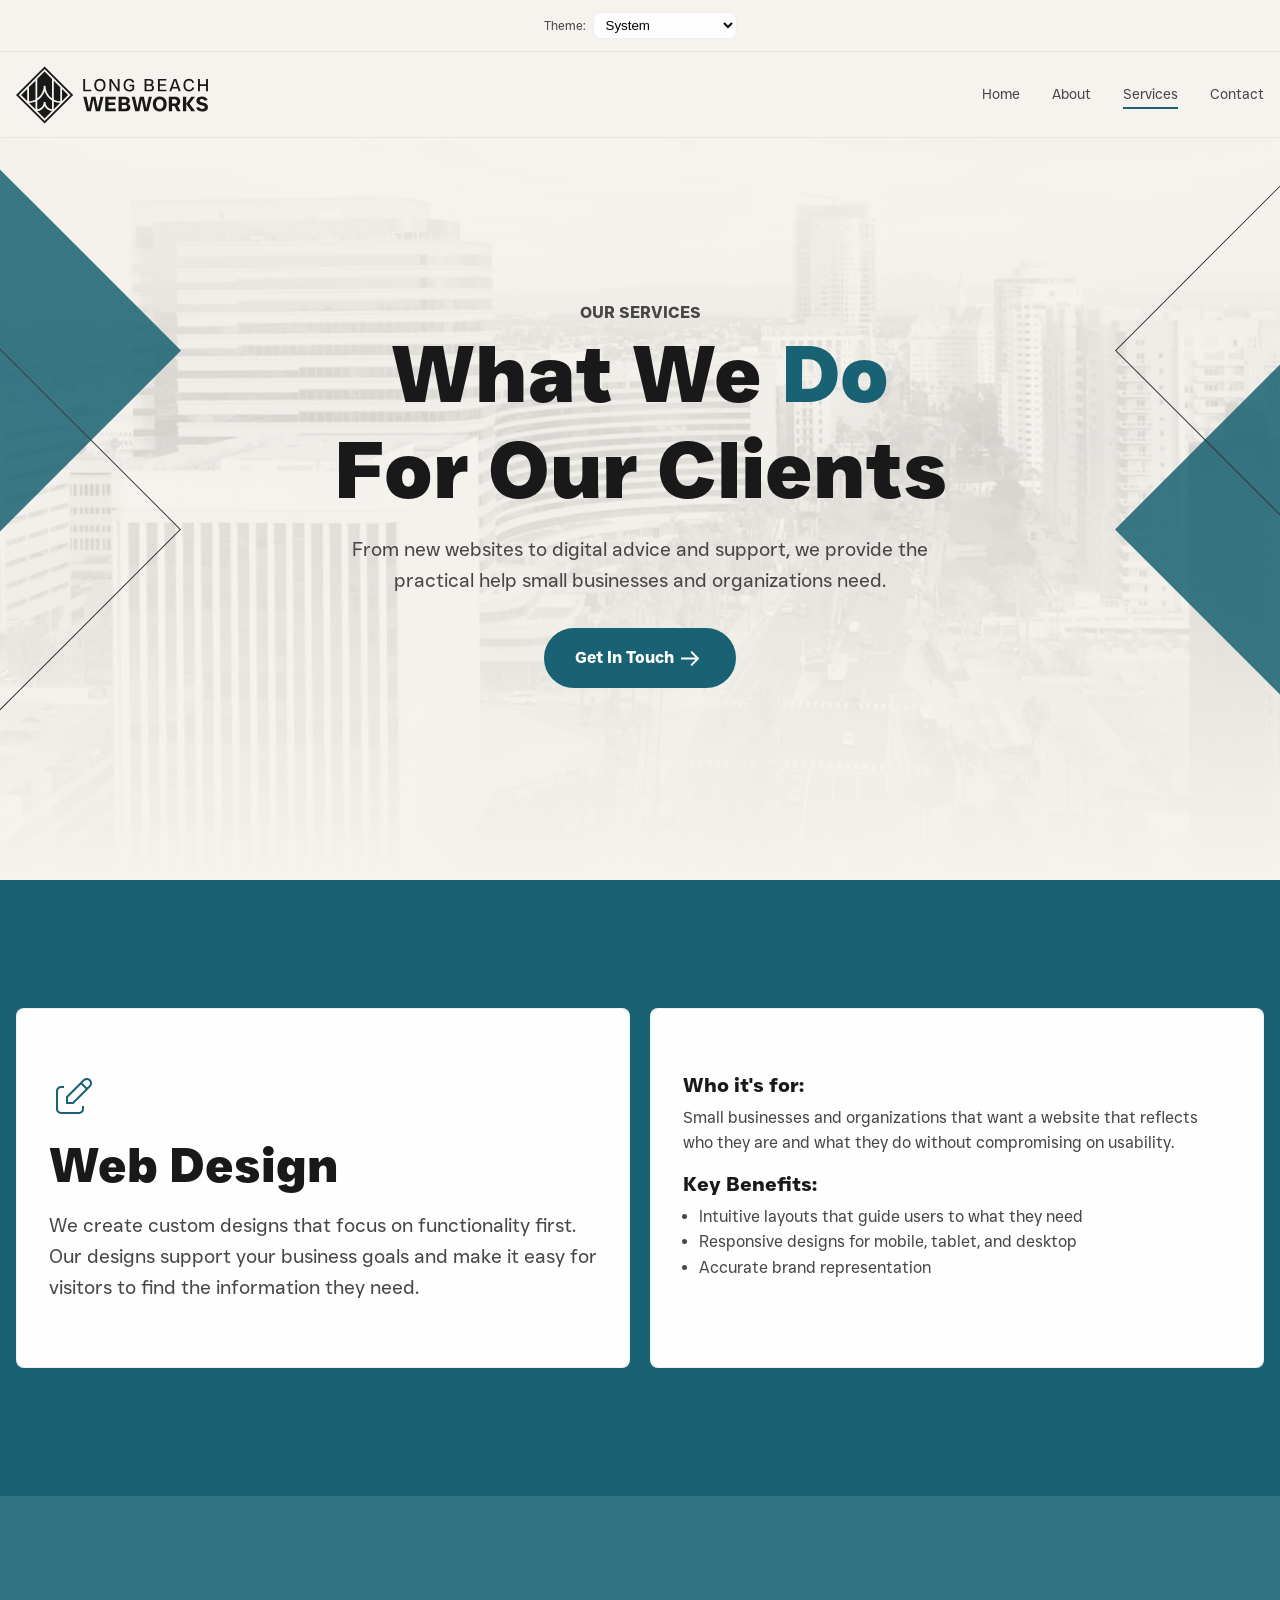
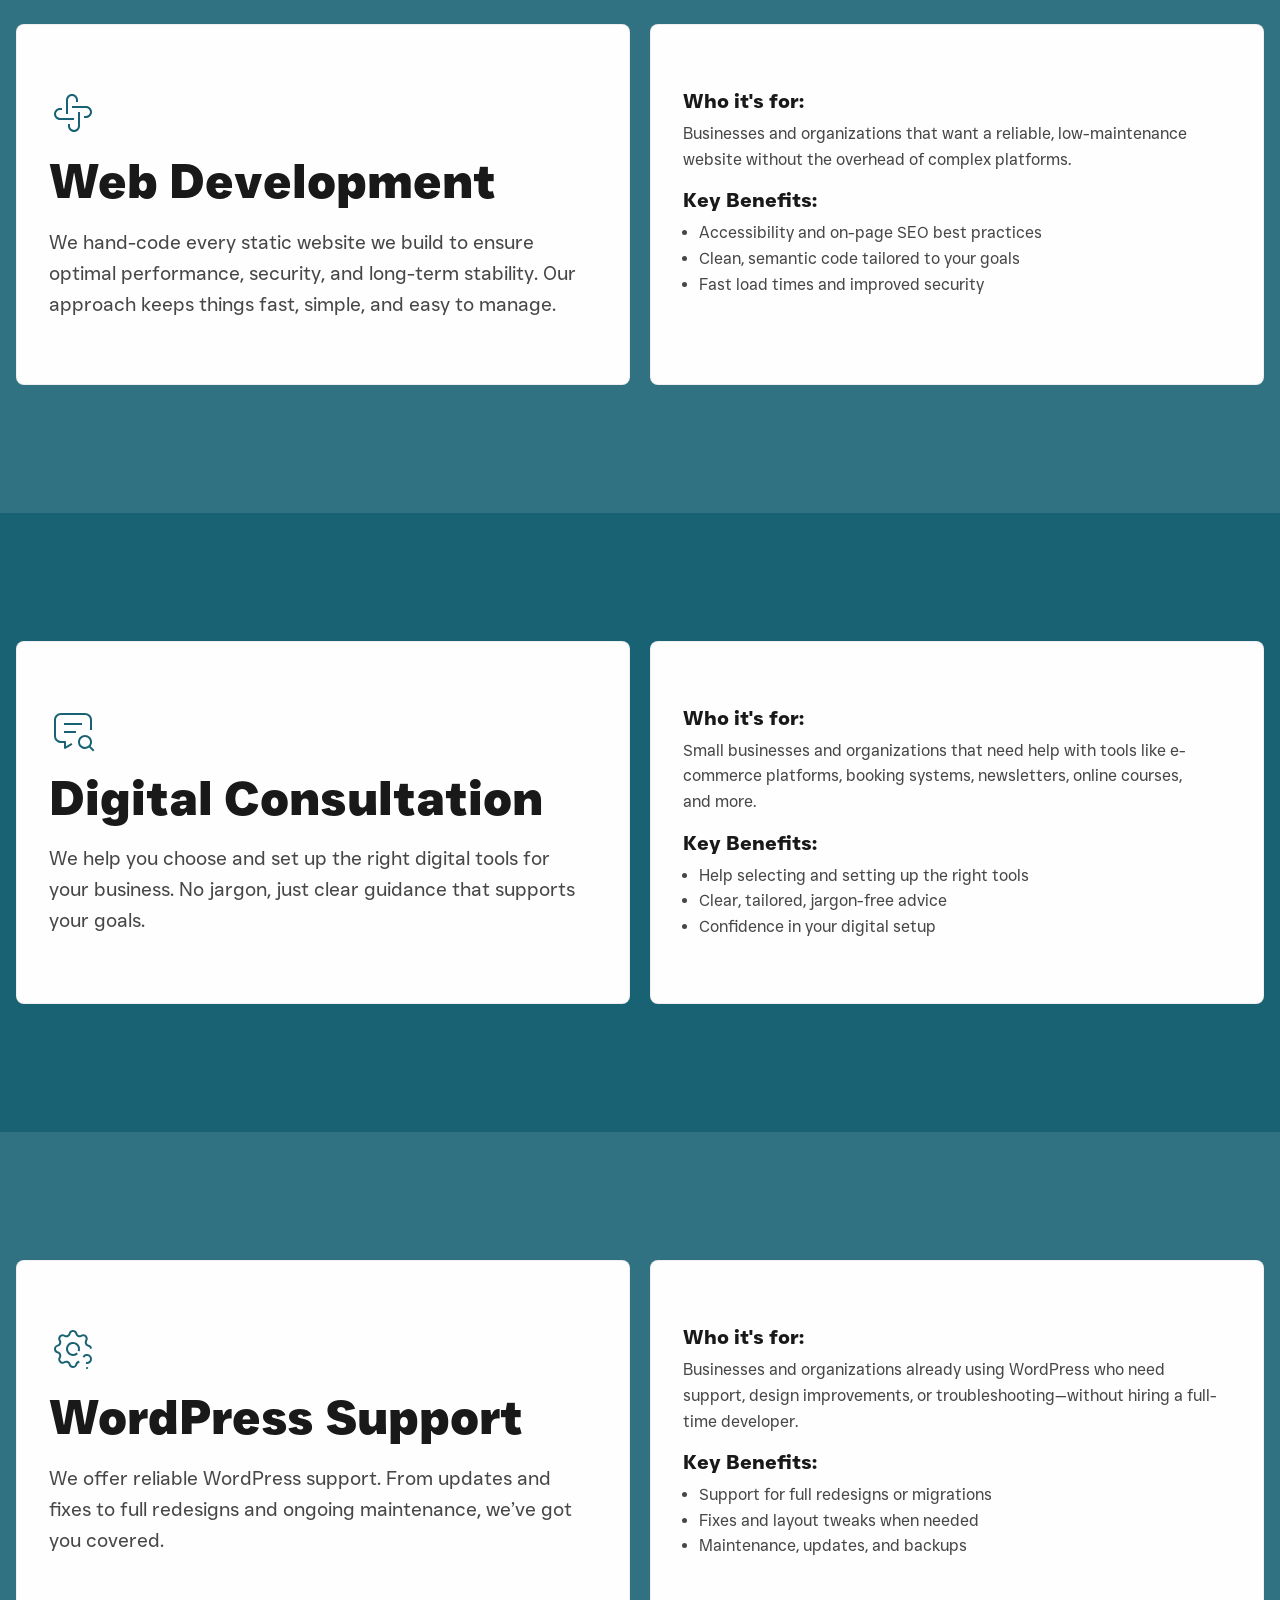
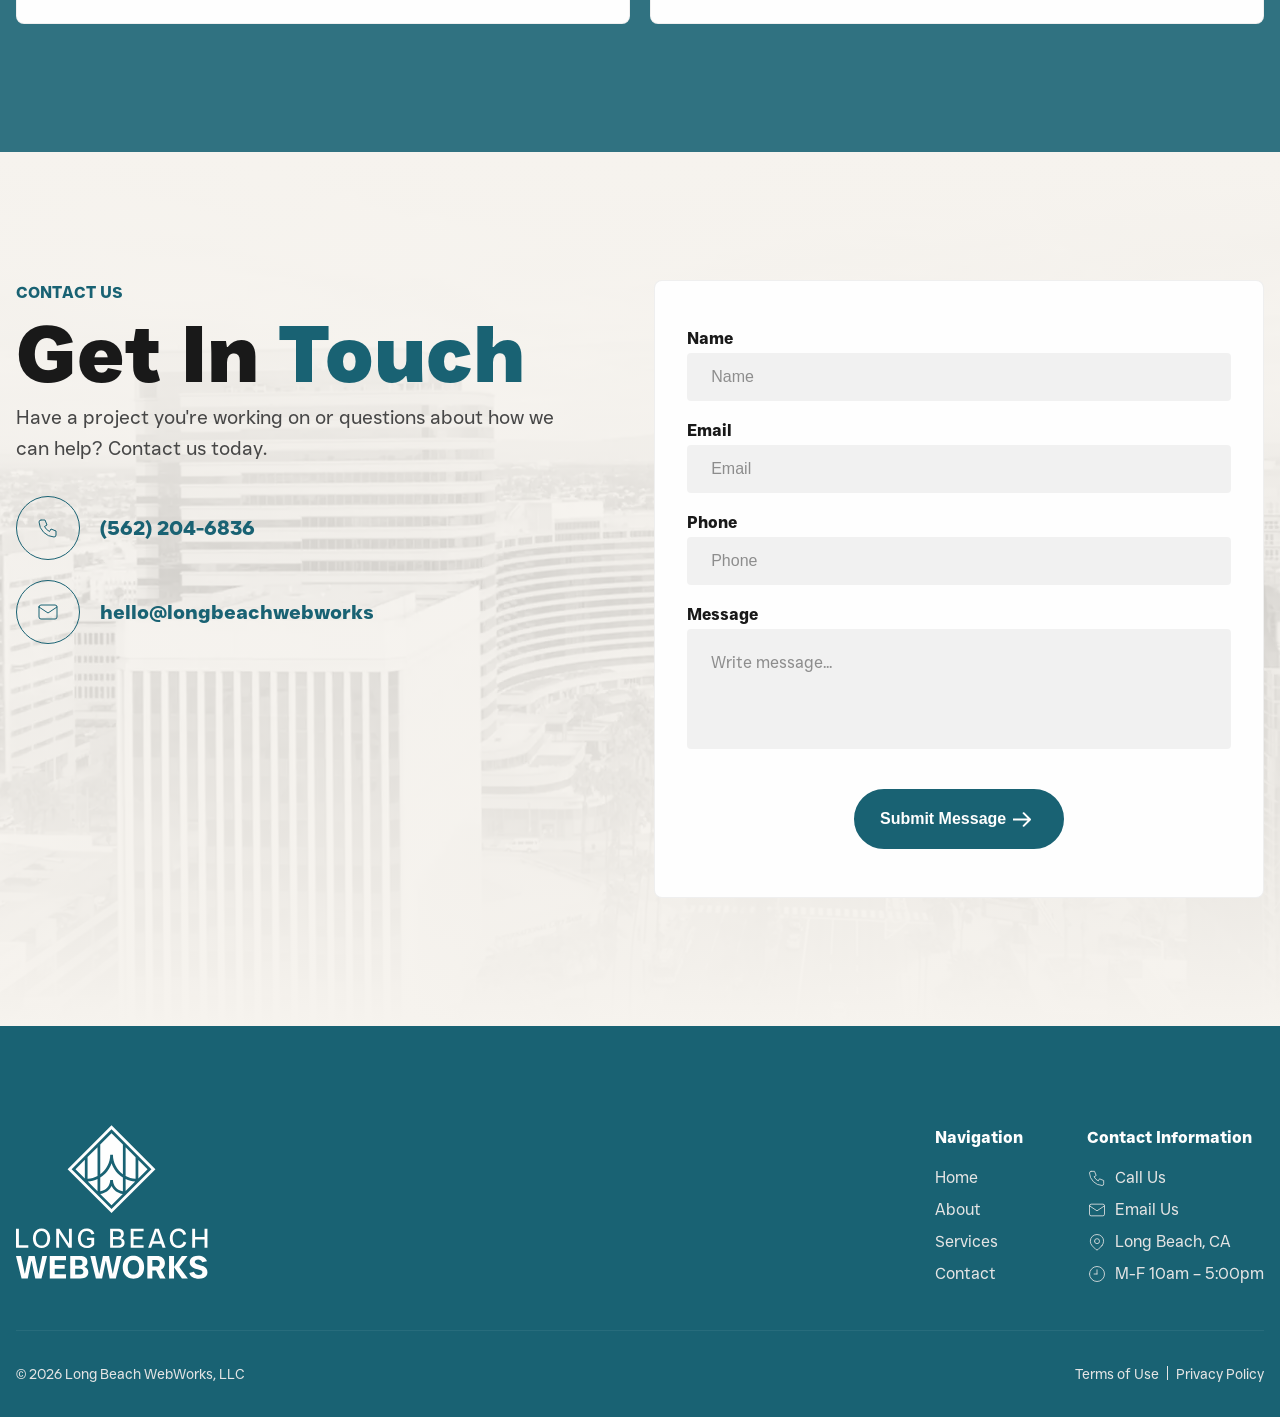
<file: services.html>
<!DOCTYPE html>
<html lang="en">
  <head>
    <!-- Google tag (gtag.js) -->
    <script
      async
      src="https://www.googletagmanager.com/gtag/js?id=G-CXLFS8V68P"></script>
    <script>
      window.dataLayer = window.dataLayer || [];
      function gtag() {
        dataLayer.push(arguments);
      }
      gtag("js", new Date());

      gtag("config", "G-CXLFS8V68P");
    </script>

    <meta charset="UTF-8" />
    <meta http-equiv="X-UA-Compatible" content="IE=edge" />
    <meta name="viewport" content="width=device-width, initial-scale=1.0" />

    <link rel="canonical" href="https://www.longbeachwebworks.com/services" />
    <meta
      name="description"
      content="Explore our web design, development, consultation, and WordPress support services for small businesses and organizations." />
    <meta
      name="keywords"
      content="web design Long Beach CA, website development Long Beach CA, small business websites Long Beach CA, static websites, hand-coded websites, Long Beach WebWorks, tech support, digital consultation" />

    <meta
      property="og:title"
      content="Web Design & Tech Support Services | Long Beach WebWorks" />
    <meta
      property="og:description"
      content="From hand-coded websites to digital consultation and WordPress support, we help small businesses succeed online." />
    <meta property="og:type" content="website" />
    <meta
      property="og:url"
      content="https://www.longbeachwebworks.com/services" />
    <meta
      property="og:image"
      content="/assets/img/jpg/lbw-open-graph-image-light.jpg" />
    <meta
      property="og:image:secure_url"
      content="/assets/img/jpg/lbw-open-graph-image-light.jpg" />

    <link
      rel="icon"
      href="/assets/favicons/favicon-light.png"
      type="image/png"
      media="(prefers-color-scheme: light)" />
    <link
      rel="icon"
      href="/assets/favicons/favicon-dark.png"
      type="image/png"
      media="(prefers-color-scheme: dark)" />
    <link
      rel="icon"
      type="image/png"
      sizes="32x32"
      href="/assets/favicons/favicon-light.png" />
    <link
      rel="icon"
      type="image/png"
      sizes="16x16"
      href="/assets/favicons/favicon-light.png" />

    <meta
      name="theme-color"
      content="#F6F3EE"
      media="(prefers-color-scheme: light)" />
    <meta
      name="theme-color"
      content="#191919"
      media="(prefers-color-scheme: dark)" />

    <!-- Mobile Hero Image -->
    <link
      rel="preload"
      fetchpriority="high"
      as="image"
      href="/assets/img/webp/lbw-dtlb-hero-m.webp"
      type="image/webp"
      imagesrcset="/assets/img/webp/lbw-dtlb-hero-m.webp 600w"
      imagesizes="100vw" />

    <!-- Desktop Hero Image -->
    <link
      rel="preload"
      fetchpriority="high"
      as="image"
      href="/assets/img/webp/lbw-dtlb-hero-d.webp"
      type="image/webp"
      imagesrcset="/assets/img/webp/lbw-dtlb-hero-d.webp 1920w"
      imagesizes="(min-width: 1024px) 100vw" />

    <link
      rel="preload"
      as="font"
      type="font/woff2"
      href="/assets/fonts/JUST-Sans-Regular.woff2"
      crossorigin />
    <link
      rel="preload"
      as="font"
      type="font/woff2"
      href="/assets/fonts/JUST-Sans-Bold.woff2"
      crossorigin />
    <link
      rel="preload"
      as="font"
      type="font/woff2"
      href="/assets/fonts/JUST-Sans-ExBold.woff2"
      crossorigin />

    <link rel="stylesheet" href="/css/core-styles.css" />
    <link rel="stylesheet" href="/css/services.css" />

    <title>Web Design & Digital Support Services | Long Beach WebWorks</title>
  </head>

  <body>
    <!--Screen reader skip main nav-->
    <a class="skip" aria-label="skip to main content" href="#main"
      >Click To Skip To Main Content</a
    >

    <!-- ============================================ -->
    <!--                 Navigation                   -->
    <!-- ============================================ -->

    <header id="cs-navigation">
      <div id="theme-picker">
        <label
          >Theme:
          <select id="color-scheme">
            <option value="system">System</option>
            <option value="dark">Dark Mode</option>
            <option value="light">Light Mode</option>
          </select>
        </label>
      </div>
      <div class="cs-container">
        <!--Nav Logo-->
        <a href="/index.html" class="cs-logo" aria-label="back to home">
          <svg
            width="282"
            height="84"
            viewBox="0 0 282 84"
            fill="none"
            xmlns="http://www.w3.org/2000/svg"
            alt="Long Beach WebWorks logo">
            <path
              fill-rule="evenodd"
              clip-rule="evenodd"
              d="M42 0L0 42L42 84L84 42L42 0ZM3.82857 42L42 3.82857L80.1714 42L42 80.1714L3.82857 42ZM40.75 28.2754C40.75 35.9227 36.9932 42.7051 31.2291 46.8829V18.2943L42 7.52344L52.8852 18.4086V46.8829C47.1211 42.7084 43.3643 35.9227 43.3643 28.2754H40.75ZM19.094 30.4327L28.6148 20.9119V48.5213C25.7491 50.0619 22.5211 51.0117 19.094 51.2042V30.4327ZM55.4995 21.026V48.5212C58.3652 50.0618 61.5932 51.0116 65.0203 51.2041V30.5468L55.4995 21.026ZM40.7467 52.2749C40.7467 57.804 36.5819 62.38 31.2258 63.0262V50.0261C36.2718 46.896 40.1494 42.0621 42.0555 36.334C43.9616 42.0621 47.8391 46.896 52.8851 50.0261V63.0262C47.5291 62.38 43.3643 57.804 43.3643 52.2749H40.7467ZM55.4995 51.4391V62.9737L64.6809 53.7924C61.417 53.5835 58.3195 52.761 55.4995 51.4391ZM28.6147 51.4391C25.7653 52.7773 22.6319 53.6031 19.3289 53.8022L28.6147 63.088V51.4391ZM76.4734 42L67.6348 50.8387V33.1614L76.4734 42ZM7.52332 42L16.4795 33.0471V50.9529L7.52332 42ZM31.1802 65.6568C35.9847 65.2064 40.0645 62.2199 42.0555 58.0519V58.0551C44.0335 62.1938 48.0677 65.1672 52.8264 65.6503L42 76.4767L31.1802 65.6568ZM118.912 35.7011C120.167 36.4808 121.6 36.8707 123.211 36.8707C124.839 36.8707 126.275 36.4808 127.523 35.7011C128.771 34.9214 129.739 33.8202 130.434 32.4009C131.128 30.9817 131.473 29.3538 131.473 27.5174C131.473 25.6809 131.124 24.0531 130.434 22.6338C129.739 21.2112 128.771 20.1134 127.523 19.3337C126.275 18.5539 124.822 18.1641 123.211 18.1641C121.6 18.1641 120.167 18.5539 118.912 19.3337C117.657 20.1134 116.682 21.2146 115.991 22.6338C115.297 24.0565 114.952 25.6809 114.952 27.5174C114.952 29.3538 115.297 30.9817 115.991 32.4009C116.682 33.8236 117.657 34.9214 118.912 35.7011ZM126.107 33.6253C125.283 34.1793 124.319 34.4563 123.211 34.4563C122.12 34.4563 121.159 34.1793 120.328 33.6253C119.497 33.0712 118.85 32.271 118.392 31.2211C117.934 30.1746 117.705 28.94 117.705 27.5208C117.705 26.1016 117.934 24.867 118.392 23.8205C118.85 22.774 119.497 21.9738 120.328 21.4198C121.159 20.8657 122.103 20.5887 123.211 20.5887C124.319 20.5887 125.287 20.8657 126.107 21.4198C126.928 21.9738 127.571 22.774 128.029 23.8205C128.488 24.867 128.717 26.1016 128.717 27.5208C128.717 28.94 128.488 30.1746 128.029 31.2211C127.571 32.271 126.928 33.0712 126.107 33.6253ZM98.7692 36.6109V18.4309H101.522V34.1691H110.561V36.6109H98.7692ZM211.122 66.1607C209.067 66.1607 207.268 65.7025 205.725 64.7894C204.18 63.8728 202.993 62.5904 202.159 60.9317C201.324 59.2765 200.91 57.3614 200.91 55.183C200.91 53.0045 201.328 51.0928 202.159 49.4342C202.993 47.779 204.183 46.4931 205.725 45.5766C207.268 44.66 209.067 44.2052 211.122 44.2052C213.177 44.2052 214.997 44.6635 216.532 45.5766C218.068 46.4897 219.251 47.7755 220.085 49.4342C220.92 51.0928 221.334 53.0079 221.334 55.183C221.334 57.358 220.916 59.2731 220.085 60.9317C219.251 62.5904 218.068 63.8728 216.532 64.7894C214.997 65.7059 213.194 66.1607 211.122 66.1607ZM211.122 62.1663C212.22 62.1663 213.181 61.8859 214.005 61.3285C214.829 60.771 215.462 59.9673 215.91 58.9209C216.358 57.8744 216.58 56.6296 216.58 55.1864C216.58 53.7432 216.354 52.4984 215.91 51.4519C215.462 50.4054 214.826 49.6017 214.005 49.0443C213.181 48.4869 212.22 48.2064 211.122 48.2064C210.024 48.2064 209.094 48.4869 208.27 49.0443C207.446 49.6052 206.806 50.4054 206.348 51.4519C205.89 52.4984 205.664 53.7432 205.664 55.1864C205.664 56.6296 205.893 57.8744 206.348 58.9209C206.806 59.9673 207.446 60.771 208.27 61.3285C209.094 61.8859 210.045 62.1663 211.122 62.1663ZM98.7726 44.5129L104.077 65.8563H104.08H110.024L113.499 49.1469H113.741L117.216 65.8563H123.16L128.495 44.5129H123.922L120.355 61.1916H120.113L116.669 44.5129H110.814L107.37 61.1916H107.127L103.56 44.5129H98.7726ZM131.073 44.5129V65.8563H146.593V61.9235H135.83V56.7082H145.375V53.0489H135.83V48.4458H146.593V44.5129H131.073ZM150.648 65.8563V44.5129H159.885C162.16 44.5129 163.931 44.9746 165.19 45.9014C166.448 46.8282 167.081 48.244 167.081 50.1557C167.081 51.315 166.824 52.2863 166.318 53.0694C165.812 53.8526 165.118 54.4374 164.246 54.8204V55.0632C165.446 55.4497 166.37 56.055 167.019 56.8792C167.669 57.7033 167.994 58.7635 167.994 60.0665C167.994 61.9166 167.375 63.3427 166.134 64.3481C164.892 65.3536 163.004 65.8563 160.463 65.8563H150.648ZM159.4 53.4183C160.375 53.4183 161.117 53.1891 161.626 52.7309C162.136 52.2726 162.389 51.6297 162.389 50.7952C162.389 49.9608 162.129 49.311 161.613 48.8425C161.096 48.374 160.357 48.1414 159.403 48.1414H155.409V53.4183H159.4ZM160.009 62.2312C161.004 62.2312 161.787 61.9884 162.355 61.4994C162.922 61.0104 163.21 60.3298 163.21 59.4577C163.21 58.5857 162.926 57.8743 162.355 57.3853C161.784 56.8963 161.004 56.6534 160.009 56.6534H155.402V62.2347H160.009V62.2312ZM169.889 44.5129L175.193 65.8563H181.137L184.611 49.1469H184.854L188.329 65.8563H194.276L199.611 44.5129H195.038L191.471 61.1916H191.229L187.785 44.5129H181.93L178.486 61.1916H178.243L174.676 44.5129H169.889ZM224.449 44.5129V65.8563V65.8597H229.206V58.2061H232.835L236.494 65.8597H241.829L237.345 57.505C238.583 56.9954 239.544 56.2225 240.225 55.1863C240.905 54.1501 241.247 52.9087 241.247 51.4655C241.247 49.27 240.557 47.5635 239.175 46.3426C237.793 45.1217 235.902 44.5129 233.505 44.5129H224.449ZM235.56 53.75C234.962 54.3006 234.134 54.5742 233.077 54.5742H229.206V48.3227H233.077C234.134 48.3227 234.962 48.6031 235.56 49.1605C236.159 49.7214 236.46 50.484 236.46 51.4621C236.46 52.4402 236.159 53.1994 235.56 53.75ZM245.208 65.8563V44.5129H249.965V54.8785L257.437 44.5129H262.895L254.937 54.9093L263.2 65.8563H257.529L249.968 55.306V65.8563H245.211H245.208ZM267.758 64.7587C269.413 65.6923 271.359 66.1608 273.596 66.1608L273.606 66.1642C275.354 66.1642 276.855 65.9112 278.103 65.4016C279.352 64.8921 280.302 64.1876 280.952 63.2813C281.602 62.375 281.927 61.3252 281.927 60.1248C281.927 58.538 281.561 57.276 280.829 56.3424C280.097 55.4088 279.218 54.7214 278.192 54.2836C277.166 53.8459 275.85 53.4355 274.242 53.0491C273.185 52.7652 272.372 52.5224 271.804 52.3172C271.236 52.112 270.757 51.8384 270.371 51.493C269.984 51.1476 269.793 50.6928 269.793 50.1217C269.793 49.4514 270.084 48.9042 270.662 48.4767C271.24 48.0492 272.06 47.8372 272.994 47.8372C273.928 47.8372 274.738 48.0492 275.419 48.4767C276.099 48.9042 276.581 49.5677 276.865 50.4602L281.438 49.424C280.911 47.697 279.909 46.3975 278.435 45.522C276.961 44.6499 275.148 44.2122 272.994 44.2122C271.325 44.2122 269.885 44.4652 268.678 44.9748C267.467 45.4809 266.548 46.1854 265.918 47.078C265.289 47.974 264.974 48.9897 264.974 50.1285C264.974 51.6948 265.34 52.9328 266.072 53.8493C266.804 54.7624 267.68 55.4327 268.695 55.8602C269.711 56.2843 271.01 56.7015 272.597 57.1085C273.671 57.3718 274.502 57.6078 275.08 57.8095C275.661 58.0113 276.144 58.2952 276.53 58.6611C276.917 59.027 277.108 59.4955 277.108 60.0632C277.108 60.8156 276.804 61.4175 276.195 61.8621C275.586 62.3066 274.721 62.5324 273.603 62.5324C272.546 62.5324 271.605 62.293 270.781 61.8142C269.957 61.3388 269.352 60.6001 268.965 59.605L264.482 60.6412C265.009 62.4503 266.1 63.8251 267.758 64.7587ZM137.26 36.6109V18.4309H140.273L149.363 32.3771H149.544C149.458 30.7322 149.414 28.9846 149.414 27.131V18.4309H152.167V36.6109H149.154L140.037 22.6647H139.883C139.968 24.3267 140.013 26.0743 140.013 27.9108V36.6109H137.26ZM162.037 35.7011C163.336 36.4808 164.851 36.8707 166.582 36.8707V36.8605C168.018 36.8605 169.345 36.5937 170.555 36.0568C171.766 35.5199 172.772 34.7333 173.568 33.6937V26.9668H166.66V29.0187L170.843 29.2V32.784C170.34 33.3209 169.718 33.7484 168.972 34.0698C168.227 34.3913 167.44 34.552 166.609 34.552C165.378 34.552 164.321 34.2716 163.439 33.7073C162.556 33.1465 161.883 32.336 161.414 31.2792C160.946 30.2225 160.713 28.9503 160.713 27.514C160.713 26.0776 160.946 24.826 161.414 23.7624C161.879 22.6954 162.529 21.8849 163.36 21.3206C164.191 20.7563 165.128 20.4759 166.27 20.4759C167.413 20.4759 168.391 20.7632 169.205 21.3343C170.019 21.9054 170.658 22.7809 171.127 23.9573L173.75 23.1263C173.127 21.4642 172.176 20.2194 170.894 19.3986C169.612 18.5744 168.069 18.1641 166.27 18.1641C164.643 18.1641 163.196 18.5539 161.934 19.3337C160.672 20.1134 159.691 21.2146 159 22.6338C158.306 24.0565 157.96 25.6638 157.96 27.5174C157.96 29.3709 158.312 31.0022 159.024 32.4146C159.735 33.827 160.737 34.9214 162.037 35.7011ZM188.838 36.6109V18.4309H196.034C197.853 18.4309 199.279 18.831 200.319 19.6244C201.358 20.4178 201.878 21.6251 201.878 23.2324C201.878 24.2378 201.663 25.0757 201.228 25.7528C200.794 26.43 200.216 26.9224 199.488 27.2336V27.3636C200.527 27.6919 201.314 28.2151 201.851 28.9367C202.388 29.6549 202.654 30.5783 202.654 31.7034C202.654 33.2628 202.148 34.4701 201.136 35.325C200.124 36.1834 198.622 36.6109 196.629 36.6109H188.838ZM195.876 26.3C196.95 26.3 197.761 26.0606 198.304 25.5853C198.851 25.1099 199.122 24.4191 199.122 23.5197C199.122 22.6202 198.845 21.9499 198.291 21.4541C197.737 20.9616 196.933 20.7154 195.876 20.7154H191.591V26.3H195.876ZM196.447 34.3264C197.538 34.3264 198.386 34.0768 198.992 33.5741C199.597 33.0713 199.901 32.3532 199.901 31.4195C199.901 30.4859 199.597 29.7404 198.992 29.2377C198.386 28.7349 197.538 28.4853 196.447 28.4853H191.591V34.3298H196.447V34.3264ZM208.499 18.4309V36.6109V36.6143H220.862V34.2238H211.252V28.4579H219.822V26.0675H211.252V20.8214H220.862V18.4309H208.499ZM225.249 36.6109L231.689 18.4309H235.454L241.894 36.6109H238.96L237.606 32.6097H229.437L228.077 36.6109H225.249ZM230.206 30.3491H236.842L233.611 20.794H233.454L230.206 30.3491ZM249.869 35.7011C251.117 36.4808 252.553 36.8707 254.181 36.8707L254.185 36.8605C256.018 36.8605 257.594 36.4159 258.911 35.5233C260.224 34.6307 261.161 33.2696 261.715 31.4331L259.092 30.6021C258.624 31.9358 257.984 32.9139 257.17 33.5363C256.356 34.1588 255.361 34.47 254.185 34.47C253.073 34.47 252.105 34.193 251.274 33.6389C250.443 33.0849 249.804 32.2813 249.352 31.2245C248.904 30.1678 248.679 28.9298 248.679 27.5105C248.679 26.0913 248.901 24.8533 249.352 23.7966C249.804 22.7398 250.443 21.9362 251.274 21.3821C252.105 20.8281 253.043 20.5511 254.185 20.5511C255.327 20.5511 256.302 20.8726 257.105 21.5121C257.909 22.155 258.518 23.1229 258.935 24.4224L261.585 23.5914C261.048 21.7754 260.125 20.4143 258.819 19.5149C257.509 18.6155 255.963 18.1641 254.181 18.1641C252.553 18.1641 251.117 18.5539 249.869 19.3337C248.621 20.1134 247.649 21.2146 246.959 22.6338C246.264 24.0565 245.919 25.6809 245.919 27.5174C245.919 29.3538 246.268 30.9817 246.959 32.4009C247.653 33.8236 248.624 34.9214 249.869 35.7011ZM267.375 36.6109V18.4309H270.128V26.1701H279.139V18.4309H281.92V36.6109H279.139V28.6118H270.128V36.6109H267.375Z"
              fill="" />
          </svg>
        </a>

        <!--Navigation List-->
        <nav class="cs-nav" role="navigation">
          <!--Mobile Nav Toggle-->
          <button class="cs-toggle" aria-label="mobile menu toggle">
            <div class="cs-box" aria-hidden="true">
              <span class="cs-line cs-line1" aria-hidden="true"></span>
              <span class="cs-line cs-line2" aria-hidden="true"></span>
              <span class="cs-line cs-line3" aria-hidden="true"></span>
            </div>
          </button>
          <div class="cs-ul-wrapper">
            <ul id="cs-expanded" class="cs-ul" aria-expanded="false">
              <li class="cs-li">
                <a href="/index.html" class="cs-li-link"> Home </a>
              </li>
              <li class="cs-li">
                <a href="/about.html" class="cs-li-link"> About </a>
              </li>
              <li class="cs-li">
                <a href="/services.html" class="cs-li-link cs-active">
                  Services
                </a>
              </li>
              <li class="cs-li">
                <a href="/contact.html" class="cs-li-link"> Contact </a>
              </li>
            </ul>
          </div>
        </nav>
      </div>
    </header>

    <main id="main">
      <!-- ============================================ -->
      <!--                    Hero                      -->
      <!-- ============================================ -->

      <section id="hero-1617">
        <div aria-hidden="true" class="left-shapes">
          <div class="left-top-shape"></div>
          <div class="left-bottom-shape"></div>
        </div>
        <div aria-hidden="true" class="right-shapes">
          <div class="right-top-shape"></div>
          <div class="right-bottom-shape"></div>
        </div>
        <div class="cs-container">
          <div class="cs-content">
            <span class="cs-topper">Our Services</span>
            <h1 class="cs-title">
              What We
              <span class="primary-text-highlight">Do</span> For Our Clients
            </h1>
            <p class="subheading">
              From new websites to digital advice and support, we provide the
              practical help small businesses and organizations need.
            </p>
            <a href="/contact.html" class="cs-button-solid">
              Get in touch
              <svg
                width="32"
                height="32"
                viewBox="0 0 32 32"
                fill="none"
                xmlns="http://www.w3.org/2000/svg"
                aria-hidden="true">
                <path
                  d="M8 15.5H7V17.5H8V15.5ZM24.7071 17.2071C25.0976 16.8166 25.0976 16.1834 24.7071 15.7929L18.3431 9.42893C17.9526 9.03841 17.3195 9.03841 16.9289 9.42893C16.5384 9.81946 16.5384 10.4526 16.9289 10.8431L22.5858 16.5L16.9289 22.1569C16.5384 22.5474 16.5384 23.1805 16.9289 23.5711C17.3195 23.9616 17.9526 23.9616 18.3431 23.5711L24.7071 17.2071ZM8 17.5H24V15.5H8V17.5Z"
                  fill="" />
              </svg>
            </a>
          </div>
        </div>

        <!-- Background Image -->
        <picture class="cs-background">
          <source
            media="(max-width: 600px)"
            srcset="assets/img/webp/lbw-dtlb-hero-m.webp" />
          <source
            media="(min-width: 601px)"
            srcset="assets/img/webp/lbw-dtlb-hero-d.webp" />
          <img
            fetchpriority="high"
            loading="eager"
            decoding="async"
            src="assets/img/webp/lbw-dtlb-hero-d.webp"
            width="1920"
            height="1280"
            aria-hidden="true" />
        </picture>
      </section>

      <!-- ============================================ -->
      <!--                 Web Design                   -->
      <!-- ============================================ -->

      <section id="web-design">
        <div class="cs-container">
          <ul class="cs-card-group">
            <!-- Web Design -->
            <li class="cs-item">
              <div class="cs-text-group">
                <svg
                  width="48"
                  height="48"
                  viewBox="0 0 48 48"
                  fill="none"
                  xmlns="http://www.w3.org/2000/svg"
                  class="lbw-icon"
                  aria-hidden="true">
                  <path
                    d="M15 15H12C11.2044 15 10.4415 15.3163 9.87891 15.8789C9.3163 16.4415 9 17.2044 9 18V36C9 36.7956 9.3163 37.5585 9.87891 38.1211C10.4415 38.6837 11.2044 39 12 39H30C30.7956 39 31.5585 38.6837 32.1211 38.1211C32.6837 37.5585 33 36.7956 33 36V33H35V36C35 37.3261 34.4728 38.5975 33.5352 39.5352C32.5975 40.4728 31.3261 41 30 41H12C10.6739 41 9.40253 40.4728 8.46484 39.5352C7.52716 38.5975 7 37.3261 7 36V18C7 16.6739 7.52716 15.4025 8.46484 14.4648C9.40253 13.5272 10.6739 13 12 13H15V15Z"
                    fill="" />
                  <path
                    fill-rule="evenodd"
                    clip-rule="evenodd"
                    d="M37.7998 5C39.179 5 40.5023 5.54821 41.4775 6.52344C42.4525 7.49862 43 8.82125 43 10.2002C42.9999 11.5787 42.4519 12.9 41.4775 13.875L41.4785 13.876L39.3877 15.9736L39.4141 16L38 17.4141L37.9756 17.3896L24.708 30.7061C24.5204 30.8942 24.2657 31 24 31H18C17.4478 31 17.0001 30.5522 17 30V24C17.0001 23.7344 17.1059 23.4796 17.2939 23.292L30.6094 10.0234L30.5859 10L32 8.58594L32.0254 8.61133L34.124 6.52148C35.0991 5.54716 36.4213 5.00005 37.7998 5ZM19 24.416V29H23.585L36.5615 15.9756L32.0234 11.4375L19 24.416ZM37.7998 7C36.9511 7.00005 36.1372 7.33739 35.5371 7.9375L35.5361 7.93848L33.4404 10.0264L37.9736 14.5596L40.0615 12.4648L40.0625 12.4629L40.7695 13.1699L40.8945 13.2939L40.0625 12.4629C40.6626 11.8628 40.9999 11.0489 41 10.2002C41 9.3515 40.6626 8.53764 40.0625 7.9375C39.4624 7.33741 38.6485 7 37.7998 7Z"
                    fill="" />
                </svg>
                <h2 class="cs-title">Web Design</h2>
                <p class="subheading">
                  We create custom designs that focus on functionality first.
                  Our designs support your business goals and make it easy for
                  visitors to find the information they need.
                </p>
              </div>
            </li>
            <!-- Features & Benefits -->
            <li class="cs-item">
              <div class="cs-text-group">
                <h3>Who it's for:</h3>
                <p class="cs-item-text">
                  Small businesses and organizations that want a website that
                  reflects who they are and what they do without compromising on
                  usability.
                </p>
                <h3>Key Benefits:</h3>
                <ul class="services-ul">
                  <li class="services-li">
                    Intuitive layouts that guide users to what they need
                  </li>
                  <li class="services-li">
                    Responsive designs for mobile, tablet, and desktop
                  </li>
                  <li class="services-li">Accurate brand representation</li>
                </ul>
              </div>
            </li>
          </ul>
        </div>
      </section>

      <!-- ============================================ -->
      <!--               Web Development                -->
      <!-- ============================================ -->

      <section id="web-development">
        <div class="cs-container">
          <ul class="cs-card-group">
            <!-- Web Development -->
            <li class="cs-item">
              <div class="cs-text-group">
                <svg
                  width="48"
                  height="48"
                  viewBox="0 0 48 48"
                  fill="none"
                  xmlns="http://www.w3.org/2000/svg"
                  class="lbw-icon"
                  aria-hidden="true">
                  <path
                    d="M31 37C31 38.5913 30.3674 40.117 29.2422 41.2422C28.117 42.3674 26.5913 43 25 43C23.4087 43 21.883 42.3674 20.7578 41.2422C19.6326 40.117 19 38.5913 19 37V35H21V37C21 38.0609 21.4217 39.078 22.1719 39.8281C22.922 40.5783 23.9391 41 25 41C26.0609 41 27.078 40.5783 27.8281 39.8281C28.5783 39.078 29 38.0609 29 37V23H31V37Z"
                    fill="" />
                  <path
                    d="M13 21H11C9.93913 21 8.92202 21.4217 8.17188 22.1719C7.42173 22.922 7 23.9391 7 25C7 26.0609 7.42173 27.078 8.17188 27.8281C8.92202 28.5783 9.93913 29 11 29H25V31H11C9.4087 31 7.88303 30.3674 6.75781 29.2422C5.63259 28.117 5 26.5913 5 25C5 23.4087 5.63259 21.883 6.75781 20.7578C7.88303 19.6326 9.4087 19 11 19H13V21Z"
                    fill="" />
                  <path
                    d="M37 17C38.5913 17 40.117 17.6326 41.2422 18.7578C42.3674 19.883 43 21.4087 43 23C43 24.5913 42.3674 26.117 41.2422 27.2422C40.117 28.3674 38.5913 29 37 29H35V27H37C38.0609 27 39.078 26.5783 39.8281 25.8281C40.5783 25.078 41 24.0609 41 23C41 21.9391 40.5783 20.922 39.8281 20.1719C39.078 19.4217 38.0609 19 37 19H23V17H37Z"
                    fill="" />
                  <path
                    d="M23 5C24.5913 5 26.117 5.63259 27.2422 6.75781C28.3674 7.88303 29 9.4087 29 11V13H27V11C27 9.93913 26.5783 8.92202 25.8281 8.17188C25.078 7.42173 24.0609 7 23 7C21.9391 7 20.922 7.42173 20.1719 8.17188C19.4217 8.92202 19 9.93913 19 11V25H17V11C17 9.4087 17.6326 7.88303 18.7578 6.75781C19.883 5.63259 21.4087 5 23 5Z"
                    fill="" />
                </svg>
                <h2 class="cs-title">Web Development</h2>
                <p class="subheading">
                  We hand-code every static website we build to ensure optimal
                  performance, security, and long-term stability. Our approach
                  keeps things fast, simple, and easy to manage.
                </p>
              </div>
            </li>
            <!-- Features & Benefits -->
            <li class="cs-item">
              <div class="cs-text-group">
                <h3>Who it's for:</h3>
                <p class="cs-item-text">
                  Businesses and organizations that want a reliable,
                  low-maintenance website without the overhead of complex
                  platforms.
                </p>
                <h3>Key Benefits:</h3>
                <ul class="services-ul">
                  <li class="services-li">
                    Accessibility and on-page SEO best practices
                  </li>
                  <li class="services-li">
                    Clean, semantic code tailored to your goals
                  </li>
                  <li class="services-li">
                    Fast load times and improved security
                  </li>
                </ul>
              </div>
            </li>
          </ul>
        </div>
      </section>

      <!-- ============================================ -->
      <!--              Digital Consultation            -->
      <!-- ============================================ -->

      <section id="digital-consultation">
        <div class="cs-container">
          <ul class="cs-card-group">
            <!-- Web Design -->
            <li class="cs-item">
              <div class="cs-text-group">
                <svg
                  width="48"
                  height="48"
                  viewBox="0 0 48 48"
                  fill="none"
                  xmlns="http://www.w3.org/2000/svg"
                  class="lbw-icon"
                  aria-hidden="true">
                  <path
                    fill-rule="evenodd"
                    clip-rule="evenodd"
                    d="M36 29C37.8565 29 39.6374 29.737 40.9502 31.0498C42.263 32.3626 43 34.1435 43 36C43 37.5199 42.5049 38.9883 41.6055 40.1914L45.415 44L44 45.415L40.1914 41.6055C38.9883 42.5049 37.5199 43 36 43C34.1435 43 32.3626 42.263 31.0498 40.9502C29.737 39.6374 29 37.8565 29 36C29 34.1435 29.737 32.3626 31.0498 31.0498C32.3626 29.737 34.1435 29 36 29ZM36 31C34.6739 31 33.4025 31.5272 32.4648 32.4648C31.5272 33.4025 31 34.6739 31 36C31 37.3261 31.5272 38.5975 32.4648 39.5352C33.4025 40.4728 34.6739 41 36 41C37.3261 41 38.5975 40.4728 39.5352 39.5352C40.4728 38.5975 41 37.3261 41 36C41 34.6739 40.4728 33.4025 39.5352 32.4648C38.5975 31.5272 37.3261 31 36 31Z"
                    fill="" />
                  <path
                    d="M36 7C37.8565 7 39.6374 7.73705 40.9502 9.0498C42.263 10.3626 43 12.1435 43 14V24H41V14C41 12.6739 40.4728 11.4025 39.5352 10.4648C38.5975 9.52716 37.3261 9 36 9H12C10.6739 9 9.40253 9.52716 8.46484 10.4648C7.52716 11.4025 7 12.6739 7 14V30C7 31.3261 7.52716 32.5975 8.46484 33.5352C9.40253 34.4728 10.6739 35 12 35H16C16.5523 35 17 35.4477 17 36V40.2334L22.3594 37.0176L23.3877 38.7334L16.5146 42.8574C16.2057 43.0428 15.8204 43.0476 15.5068 42.8701C15.1936 42.6926 15 42.3601 15 42V37H12C10.1435 37 8.36256 36.2629 7.0498 34.9502C5.73705 33.6374 5 31.8565 5 30V14C5 12.1435 5.73705 10.3626 7.0498 9.0498C8.36256 7.73705 10.1435 7 12 7H36Z"
                    fill="" />
                  <path d="M27 27H15V25H27V27Z" fill="" />
                  <path d="M33 19H15V17H33V19Z" fill="" />
                </svg>
                <h2 class="cs-title">Digital Consultation</h2>
                <p class="subheading">
                  We help you choose and set up the right digital tools for your
                  business. No jargon, just clear guidance that supports your
                  goals.
                </p>
              </div>
            </li>
            <!-- Features & Benefits -->
            <li class="cs-item">
              <div class="cs-text-group">
                <h3>Who it's for:</h3>
                <p class="cs-item-text">
                  Small businesses and organizations that need help with tools
                  like e-commerce platforms, booking systems, newsletters,
                  online courses, and more.
                </p>
                <h3>Key Benefits:</h3>
                <ul class="services-ul">
                  <li class="services-li">
                    Help selecting and setting up the right tools
                  </li>
                  <li class="services-li">
                    Clear, tailored, jargon-free advice
                  </li>
                  <li class="services-li">Confidence in your digital setup</li>
                </ul>
              </div>
            </li>
          </ul>
        </div>
      </section>

      <!-- ============================================ -->
      <!--               WordPress Support              -->
      <!-- ============================================ -->

      <section id="wordpress-support">
        <div class="cs-container">
          <ul class="cs-card-group">
            <!-- WordPress Support -->
            <li class="cs-item">
              <div class="cs-text-group">
                <svg
                  width="48"
                  height="48"
                  viewBox="0 0 48 48"
                  fill="none"
                  xmlns="http://www.w3.org/2000/svg"
                  class="lbw-icon"
                  aria-hidden="true">
                  <path
                    d="M38.0002 42C38.5524 42.0001 39.0002 42.4478 39.0002 43V43.0195C39.0002 43.5717 38.5524 44.0194 38.0002 44.0195C37.4479 44.0195 37.0002 43.5718 37.0002 43.0195V43C37.0002 42.4477 37.4479 42 38.0002 42Z"
                    fill="" />
                  <path
                    d="M19.7336 8.18943C20.9576 3.93686 27.0428 3.93681 28.2668 8.18943L28.3225 8.39841L28.3606 8.53806C28.4589 8.85939 28.6219 9.15795 28.841 9.41404C29.0916 9.70677 29.4079 9.93645 29.7639 10.084C30.1199 10.2314 30.5066 10.2925 30.8908 10.2627C31.2749 10.2328 31.6469 10.1126 31.9758 9.91208L32.1633 9.80369C36.0981 7.62955 40.4769 12.1055 38.09 16.0263L38.0188 16.1513C37.8612 16.448 37.7665 16.7745 37.7404 17.1103C37.7107 17.4943 37.7718 17.8804 37.9191 18.2363C38.0664 18.592 38.2958 18.9077 38.5881 19.1582C38.8806 19.4087 39.2285 19.5877 39.6027 19.6787C40.2725 19.8299 40.8963 20.1376 41.424 20.5771C41.957 21.0211 42.3762 21.5863 42.6457 22.2256L43.0344 23.1465L41.1916 23.9238L40.8029 23.0029C40.6576 22.6582 40.4311 22.3527 40.1438 22.1133C39.8924 21.9039 39.6 21.7503 39.2863 21.6611L39.1506 21.6269L39.1301 21.622C38.4502 21.4567 37.8187 21.1329 37.2873 20.6777C36.7559 20.2224 36.3392 19.6475 36.0715 19.001C35.8038 18.3544 35.6923 17.6537 35.7463 16.956C35.7936 16.3458 35.966 15.7528 36.2522 15.2138L36.382 14.9853C37.6745 12.8613 35.3603 10.4422 33.2229 11.5058L33.0168 11.6201C32.419 11.9846 31.7432 12.2026 31.0451 12.2568C30.3472 12.3109 29.646 12.1995 28.9992 11.9316C28.3523 11.6636 27.7768 11.2459 27.3215 10.7138C26.8664 10.182 26.543 9.55032 26.3781 8.87009L26.3137 8.64353C25.5554 6.37906 22.2082 6.45494 21.6223 8.87009L21.5471 9.1406C20.7282 11.7934 17.6892 13.0541 15.2307 11.7568L14.9865 11.6181L14.7795 11.5039C12.6402 10.4399 10.3277 12.8612 11.6203 14.9834L11.7502 15.2109C12.0369 15.7503 12.2097 16.3441 12.257 16.9551C12.3112 17.653 12.1997 18.3541 11.9318 19.001C11.6638 19.6479 11.2461 20.2234 10.7141 20.6787C10.1821 21.1338 9.54972 21.4562 8.86934 21.6211L8.87032 21.622C6.4551 22.208 6.37927 25.5552 8.64376 26.3134L8.87032 26.3779L9.12325 26.4472C9.70675 26.6261 10.2482 26.924 10.7131 27.3222C11.2445 27.7775 11.6612 28.3525 11.9289 28.999C12.1966 29.6455 12.3081 30.3463 12.2541 31.0439C12.2001 31.7415 11.9823 32.4171 11.6184 33.0146L11.6174 33.0136C10.2827 35.2064 12.7929 37.7142 14.9836 36.3799L15.2111 36.25C15.7505 35.9633 16.3444 35.7905 16.9553 35.7431C17.6532 35.6891 18.3544 35.8005 19.0012 36.0683C19.6481 36.3364 20.2236 36.7541 20.6789 37.2861C21.1339 37.8179 21.4574 38.4497 21.6223 39.1299L21.6867 39.3564C22.445 41.6209 25.7922 41.5451 26.3781 39.1299L26.4484 38.874C26.8364 37.6102 27.7687 36.5805 28.9982 36.0722L29.9221 35.6894L30.6867 37.5381L29.7619 37.9199C29.042 38.2176 28.5065 38.8412 28.3215 39.6006L28.3225 39.6015C27.2404 44.0618 20.9773 44.1316 19.7336 39.8105L19.6779 39.6015L19.6398 39.4619C19.5416 39.1406 19.3785 38.842 19.1594 38.5859C18.9089 38.2932 18.5925 38.0635 18.2365 37.916C17.8805 37.7685 17.4938 37.7075 17.1096 37.7373C16.7736 37.7634 16.4473 37.859 16.1506 38.0166L16.0246 38.0879C12.0434 40.5132 7.48538 35.9568 9.91036 31.9736L9.98165 31.8486C10.1391 31.552 10.2339 31.2255 10.26 30.8896C10.2897 30.5056 10.2286 30.1195 10.0813 29.7636C9.93398 29.408 9.70456 29.0923 9.41231 28.8418C9.12002 28.5914 8.77259 28.4123 8.39864 28.3213C3.86765 27.2221 3.86765 20.7769 8.39864 19.6777L8.53829 19.6396C8.85956 19.5413 9.15822 19.3783 9.41426 19.1592C9.70697 18.9086 9.93668 18.5922 10.0842 18.2363C10.2317 17.8803 10.2927 17.4936 10.2629 17.1093C10.2368 16.7734 10.1413 16.447 9.9836 16.1504L9.91231 16.0244C7.48724 12.0437 12.0418 7.48618 16.0246 9.90915C17.4464 10.7735 19.2855 10.0101 19.6779 8.39841L19.7336 8.18943Z"
                    fill="" />
                  <path
                    d="M37.05 29.0976C38.1478 28.8781 39.2879 29.0364 40.2844 29.5468L40.2873 29.5478L40.4719 29.6484C41.3805 30.1679 42.1052 30.9607 42.5412 31.916C43.0062 32.9352 43.1169 34.082 42.8537 35.1709C42.5905 36.2595 41.969 37.2286 41.09 37.9228C40.2108 38.6171 39.1234 38.9973 38.0031 39.0009L37.0031 39.0039L36.9973 37.0039L37.9973 37.0009C38.6698 36.9987 39.3229 36.7703 39.8508 36.3535C40.3785 35.9366 40.7513 35.3538 40.9094 34.7002C41.0672 34.0465 41.0009 33.3579 40.7219 32.7461C40.4431 32.1355 39.9679 31.6354 39.3723 31.3261L39.1457 31.2217C38.6081 31.0013 38.0149 30.9439 37.4416 31.0586C36.7866 31.1897 36.1955 31.5389 35.7639 32.0488L35.1174 32.8115L33.591 31.5195L34.2365 30.7568C34.96 29.9022 35.9521 29.3173 37.05 29.0976Z"
                    fill="" />
                  <path
                    d="M21.8547 17.3369C23.4011 16.8382 25.0728 16.8933 26.5832 17.4922C28.0934 18.091 29.3486 19.1964 30.133 20.6191C30.9174 22.042 31.1829 23.6941 30.883 25.291L30.6984 26.2734L28.7326 25.9043L28.9172 24.9218C29.1314 23.7813 28.9423 22.6013 28.382 21.5849C27.8217 20.5686 26.9247 19.7784 25.8459 19.3506C24.7671 18.9229 23.5725 18.884 22.468 19.2402C21.3636 19.5965 20.4178 20.3263 19.7922 21.3037C19.1667 22.2811 18.9003 23.4456 19.0393 24.5976C19.1784 25.7498 19.7137 26.8186 20.5539 27.6191C21.3942 28.4196 22.4872 28.9031 23.6447 28.9863C24.8022 29.0695 25.9526 28.7471 26.8986 28.0752L27.7141 27.4961L28.8723 29.1259L28.0568 29.7051C26.7323 30.646 25.1218 31.0979 23.5012 30.9814C21.8806 30.8649 20.3504 30.1881 19.174 29.0674C17.9978 27.9466 17.2487 26.4508 17.0539 24.8379C16.8592 23.2248 17.2318 21.5941 18.1076 20.2256C18.9836 18.857 20.3083 17.8356 21.8547 17.3369Z"
                    fill="" />
                </svg>
                <h2 class="cs-title">WordPress Support</h2>
                <p class="subheading">
                  We offer reliable WordPress support. From updates and fixes to
                  full redesigns and ongoing maintenance, we’ve got you covered.
                </p>
              </div>
            </li>
            <!-- Features & Benefits -->
            <li class="cs-item">
              <div class="cs-text-group">
                <h3>Who it's for:</h3>
                <p class="cs-item-text">
                  Businesses and organizations already using WordPress who need
                  support, design improvements, or troubleshooting—without
                  hiring a full-time developer.
                </p>
                <h3>Key Benefits:</h3>
                <ul class="services-ul">
                  <li class="services-li">
                    Support for full redesigns or migrations
                  </li>
                  <li class="services-li">
                    Fixes and layout tweaks when needed
                  </li>
                  <li class="services-li">Maintenance, updates, and backups</li>
                </ul>
              </div>
            </li>
          </ul>
        </div>
      </section>

      <!-- ============================================ -->
      <!--                   Contact                    -->
      <!-- ============================================ -->

      <section id="contact-1695">
        <div class="cs-container">
          <div class="cs-content">
            <span class="cs-topper">Contact Us</span>
            <h2 class="cs-title">
              get in
              <span class="primary-text-highlight"> touch</span>
            </h2>
            <p class="subheading">
              Have a project you're working on or questions about how we can
              help? Contact us today.
            </p>
            <ul class="cs-ul">
              <!-- Call Us -->
              <li class="cs-li">
                <a href="tel: +15622046836">
                  <picture class="cs-icon-wrapper">
                    <svg
                      xmlns="http://www.w3.org/2000/svg"
                      viewBox="0 0 24 24"
                      fill="none"
                      stroke="currentColor"
                      stroke-linecap="round"
                      stroke-linejoin="round"
                      width="24"
                      height="24"
                      stroke-width="1"
                      class="cs-icon"
                      aria-hidden="true">
                      <path
                        d="M5 4h4l2 5l-2.5 1.5a11 11 0 0 0 5 5l1.5 -2.5l5 2v4a2 2 0 0 1 -2 2a16 16 0 0 1 -15 -15a2 2 0 0 1 2 -2"></path>
                    </svg>
                  </picture>
                  <div class="cs-flex-group">
                    <span class="cs-header">(562) 204-6836</span>
                  </div>
                </a>
              </li>
              <!-- Email Us -->
              <li class="cs-li">
                <a href="mailto:hello@longbeachwebworks">
                  <picture class="cs-icon-wrapper">
                    <svg
                      xmlns="http://www.w3.org/2000/svg"
                      width="24"
                      height="24"
                      viewBox="0 0 24 24"
                      fill="none"
                      stroke="currentColor"
                      stroke-width="1"
                      stroke-linecap="round"
                      stroke-linejoin="round"
                      class="cs-icon"
                      aria-hidden="true">
                      <path
                        d="M3 7a2 2 0 0 1 2 -2h14a2 2 0 0 1 2 2v10a2 2 0 0 1 -2 2h-14a2 2 0 0 1 -2 -2v-10z" />
                      <path d="M3 7l9 6l9 -6" />
                    </svg>
                  </picture>
                  <div class="cs-flex-group">
                    <span class="cs-header">hello@longbeachwebworks</span>
                  </div>
                </a>
              </li>
            </ul>
          </div>
          <!--Form-->
          <form
            class="cs-form"
            name="Contact Form"
            method="post"
            data-netlify="true">
            <!-- Honeypot -->
            <p class="hidden">
              <label>
                Don’t fill this out if you’re human: <input name="bot-field" />
              </label>
            </p>
            <label class="cs-label">
              Name
              <input
                class="cs-input"
                required
                type="text"
                id="name-1695"
                name="name"
                placeholder="Name" />
            </label>
            <label class="cs-label">
              Email
              <input
                class="cs-input"
                required
                type="email"
                id="email-1695"
                name="email"
                placeholder="Email" />
            </label>
            <label class="cs-label">
              Phone
              <input
                class="cs-input"
                required
                type="tel"
                id="phone-1695"
                name="phone"
                placeholder="Phone" />
            </label>
            <label class="cs-label cs-label-message">
              Message
              <textarea
                class="cs-input cs-textarea"
                required
                name="Message"
                id="message-1695"
                placeholder="Write message..."></textarea>
            </label>
            <button class="cs-button-solid cs-submit" type="submit">
              Submit Message
              <svg
                width="32"
                height="32"
                viewBox="0 0 32 32"
                fill="none"
                xmlns="http://www.w3.org/2000/svg">
                <path
                  d="M8 15.5H7V17.5H8V15.5ZM24.7071 17.2071C25.0976 16.8166 25.0976 16.1834 24.7071 15.7929L18.3431 9.42893C17.9526 9.03841 17.3195 9.03841 16.9289 9.42893C16.5384 9.81946 16.5384 10.4526 16.9289 10.8431L22.5858 16.5L16.9289 22.1569C16.5384 22.5474 16.5384 23.1805 16.9289 23.5711C17.3195 23.9616 17.9526 23.9616 18.3431 23.5711L24.7071 17.2071ZM8 17.5H24V15.5H8V17.5Z"
                  fill="" />
              </svg>
            </button>
          </form>
        </div>

        <picture class="cs-background">
          <!--Mobile Image-->
          <source
            media="(max-width: 600px)"
            srcset="assets/img/webp/lbw-dtlb-hero-m.webp" />
          <!--Tablet and above Image-->
          <source
            media="(min-width: 601px)"
            srcset="assets/img/webp/lbw-dtlb-hero-d.webp" />
          <img
            loading="lazy"
            decoding="async"
            src="assets/img/webp/lbw-dtlb-hero-d.webp"
            aria-hidden="true"
            width="1920"
            height="1280" />
        </picture>
      </section>
    </main>

    <!-- ============================================ -->
    <!--                   Footer                     -->
    <!-- ============================================ -->

    <footer id="cs-footer-269">
      <div class="cs-container">
        <!-- Logo Group -->
        <div class="cs-logo-group">
          <a aria-label="go back to home" class="cs-logo" href="">
            <svg
              width="199"
              height="160"
              viewBox="0 0 199 160"
              fill="none"
              xmlns="http://www.w3.org/2000/svg"
              alt="Long Beach WebWorks logo">
              <path
                fill-rule="evenodd"
                clip-rule="evenodd"
                d="M99 0.5L53.5 46L99 91.5L144.5 46L99 0.5ZM57.6476 46L99 4.64762L140.352 46L99 87.3524L57.6476 46ZM74.1851 33.4688L84.4993 23.1545V53.0648C81.3948 54.7337 77.8978 55.7626 74.1851 55.9713V33.4688ZM113.625 23.2782V53.0646C116.729 54.7336 120.226 55.7625 123.939 55.9712V33.5924L113.625 23.2782ZM97.6459 57.1312H100.478C100.478 63.121 104.99 68.0783 110.792 68.7784V54.6949C105.326 51.304 101.125 46.0673 99.0603 39.8618C96.9953 46.0673 92.7946 51.304 87.3281 54.6949V68.7784C93.1305 68.0783 97.6424 63.121 97.6424 57.1312H97.6459ZM113.625 56.2257V68.7216L123.571 58.7751C120.035 58.5488 116.68 57.6577 113.625 56.2257ZM74.4397 58.7857C78.018 58.57 81.4125 57.6754 84.4993 56.2257V68.8453L74.4397 58.7857ZM136.346 46L126.771 55.5753V36.4248L136.346 46ZM71.3529 36.301L61.6504 46L71.3529 55.699V36.301ZM87.2786 71.6282C92.4834 71.1402 96.9033 67.9049 99.0602 63.3895V63.3931C101.203 67.8766 105.573 71.0978 110.729 71.6211L99.0001 83.3497L87.2786 71.6282ZM87.3315 51.2898C93.5759 46.7639 97.6458 39.4163 97.6458 31.1317H100.478C100.478 39.4163 104.548 46.7674 110.792 51.2898V20.4426L99 8.65039L87.3315 20.3189V51.2898ZM21.8215 126.498C23.1812 127.343 24.7335 127.766 26.4785 127.766C28.242 127.766 29.798 127.343 31.1503 126.498C32.5026 125.654 33.551 124.461 34.3031 122.923C35.0552 121.386 35.4294 119.622 35.4294 117.633C35.4294 115.643 35.0515 113.88 34.3031 112.342C33.551 110.801 32.5026 109.612 31.1503 108.767C29.798 107.922 28.2234 107.5 26.4785 107.5C24.7335 107.5 23.1812 107.922 21.8215 108.767C20.4618 109.612 19.4059 110.805 18.6575 112.342C17.9054 113.883 17.5312 115.643 17.5312 117.633C17.5312 119.622 17.9054 121.386 18.6575 122.923C19.4059 124.465 20.4618 125.654 21.8215 126.498ZM29.6165 124.25C28.7236 124.85 27.6788 125.15 26.4785 125.15C25.2966 125.15 24.2556 124.85 23.3553 124.25C22.455 123.649 21.7548 122.783 21.2583 121.645C20.7619 120.511 20.5137 119.174 20.5137 117.636C20.5137 116.099 20.7619 114.762 21.2583 113.628C21.7548 112.494 22.455 111.627 23.3553 111.027C24.2556 110.427 25.2781 110.127 26.4785 110.127C27.6788 110.127 28.7273 110.427 29.6165 111.027C30.5056 111.627 31.2022 112.494 31.6986 113.628C32.1951 114.762 32.4433 116.099 32.4433 117.636C32.4433 119.174 32.1951 120.511 31.6986 121.645C31.2022 122.783 30.5056 123.649 29.6165 124.25ZM0 127.484V107.789H2.98241V124.839H12.7743V127.484H0ZM121.716 159.496C119.489 159.496 117.54 159 115.869 158.011C114.195 157.018 112.909 155.628 112.005 153.832C111.101 152.038 110.653 149.964 110.653 147.604C110.653 145.244 111.105 143.173 112.005 141.376C112.909 139.583 114.198 138.19 115.869 137.197C117.54 136.204 119.489 135.711 121.716 135.711C123.942 135.711 125.913 136.208 127.577 137.197C129.24 138.186 130.522 139.579 131.426 141.376C132.33 143.173 132.778 145.247 132.778 147.604C132.778 149.96 132.326 152.035 131.426 153.832C130.522 155.628 129.24 157.018 127.577 158.011C125.913 159.004 123.961 159.496 121.716 159.496ZM121.716 155.169C122.905 155.169 123.946 154.865 124.839 154.261C125.732 153.657 126.417 152.787 126.902 151.653C127.388 150.519 127.628 149.171 127.628 147.607C127.628 146.044 127.384 144.695 126.902 143.562C126.417 142.428 125.728 141.557 124.839 140.954C123.946 140.35 122.905 140.046 121.716 140.046C120.526 140.046 119.519 140.35 118.626 140.954C117.733 141.561 117.04 142.428 116.544 143.562C116.047 144.695 115.803 146.044 115.803 147.607C115.803 149.171 116.051 150.519 116.544 151.653C117.04 152.787 117.733 153.657 118.626 154.261C119.519 154.865 120.548 155.169 121.716 155.169ZM0.00366211 136.045L5.74989 159.167H5.75359H12.1926L15.9567 141.065H16.2198L19.9839 159.167H26.423L32.2025 136.045H27.2491L23.385 154.113H23.1219L19.3912 136.045H13.0484L9.31766 154.113H9.05461L5.19045 136.045H0.00366211ZM34.9961 136.045V159.167H51.8087V154.906H40.1495V149.256H50.4898V145.292H40.1495V140.305H51.8087V136.045H34.9961ZM56.2026 159.167V136.045H66.2093C68.6731 136.045 70.5922 136.545 71.9556 137.549C73.319 138.553 74.0044 140.087 74.0044 142.158C74.0044 143.413 73.7265 144.466 73.1782 145.314C72.6299 146.163 71.8778 146.796 70.933 147.211V147.474C72.2334 147.893 73.2338 148.548 73.9377 149.441C74.6416 150.334 74.9936 151.483 74.9936 152.894C74.9936 154.899 74.323 156.443 72.9781 157.533C71.6333 158.622 69.5882 159.167 66.8355 159.167H56.2026ZM65.6833 145.692C66.7391 145.692 67.5431 145.444 68.0951 144.947C68.6471 144.451 68.9213 143.754 68.9213 142.85C68.9213 141.946 68.6397 141.242 68.0803 140.735C67.5209 140.227 66.7206 139.975 65.687 139.975H61.3597V145.692H65.6833ZM66.3427 155.239C67.4208 155.239 68.2692 154.976 68.8843 154.447C69.4993 153.917 69.8105 153.179 69.8105 152.235C69.8105 151.29 69.503 150.519 68.8843 149.99C68.2655 149.46 67.4208 149.197 66.3427 149.197H61.3523V155.243H66.3427V155.239ZM77.0461 136.045L82.7924 159.167H89.2314L92.9955 141.065H93.2586L97.0227 159.167H103.465L109.245 136.045H104.292L100.427 154.113H100.164L96.4336 136.045H90.0909L86.3601 154.113H86.0971L82.2329 136.045H77.0461ZM136.153 136.045V159.167V159.17H141.307V150.879H145.238L149.202 159.17H154.981L150.124 150.119C151.465 149.567 152.507 148.73 153.244 147.607C153.981 146.485 154.352 145.14 154.352 143.577C154.352 141.198 153.603 139.349 152.106 138.027C150.61 136.704 148.561 136.045 145.964 136.045H136.153ZM148.19 146.051C147.542 146.648 146.645 146.944 145.501 146.944H141.307V140.172H145.501C146.645 140.172 147.542 140.476 148.19 141.079C148.839 141.687 149.165 142.513 149.165 143.573C149.165 144.632 148.839 145.455 148.19 146.051ZM158.642 159.167V136.045H163.795V147.274L171.89 136.045H177.803L169.182 147.307L178.133 159.167H171.99L163.799 147.737V159.167H158.645H158.642ZM183.071 157.977C184.865 158.989 186.973 159.496 189.396 159.496L189.407 159.5C191.3 159.5 192.926 159.226 194.279 158.674C195.631 158.122 196.661 157.359 197.365 156.377C198.069 155.395 198.421 154.258 198.421 152.957C198.421 151.238 198.024 149.871 197.231 148.86C196.439 147.848 195.486 147.104 194.375 146.63C193.263 146.155 191.837 145.711 190.096 145.292C188.951 144.985 188.069 144.722 187.454 144.499C186.839 144.277 186.321 143.981 185.902 143.606C185.483 143.232 185.276 142.739 185.276 142.121C185.276 141.395 185.591 140.802 186.217 140.339C186.843 139.876 187.732 139.646 188.744 139.646C189.755 139.646 190.633 139.876 191.37 140.339C192.108 140.802 192.63 141.521 192.937 142.488L197.891 141.365C197.32 139.494 196.235 138.086 194.638 137.138C193.041 136.193 191.078 135.719 188.744 135.719C186.936 135.719 185.376 135.993 184.068 136.545C182.757 137.093 181.76 137.856 181.078 138.823C180.397 139.794 180.056 140.894 180.056 142.128C180.056 143.825 180.452 145.166 181.245 146.159C182.038 147.148 182.986 147.874 184.087 148.337C185.187 148.797 186.595 149.249 188.314 149.69C189.477 149.975 190.377 150.231 191.004 150.449C191.633 150.668 192.156 150.975 192.574 151.372C192.993 151.768 193.201 152.276 193.201 152.891C193.201 153.706 192.871 154.358 192.211 154.839C191.552 155.321 190.615 155.566 189.403 155.566C188.258 155.566 187.239 155.306 186.347 154.788C185.454 154.273 184.798 153.472 184.379 152.394L179.522 153.517C180.093 155.477 181.275 156.966 183.071 157.977ZM41.6981 127.484V107.789H44.9621L54.8096 122.897H55.0059C54.9133 121.115 54.8652 119.222 54.8652 117.214V107.789H57.8476V127.484H54.5836L44.7065 112.376H44.5397C44.6324 114.176 44.6805 116.069 44.6805 118.059V127.484H41.6981ZM68.5397 126.498C69.9476 127.343 71.5888 127.766 73.4635 127.766V127.754C75.0195 127.754 76.457 127.465 77.7685 126.884C79.08 126.302 80.1693 125.45 81.0325 124.324V117.036H73.5487V119.259L78.0797 119.456V123.338C77.5351 123.92 76.8608 124.383 76.0532 124.731C75.2455 125.08 74.3934 125.254 73.4931 125.254C72.1594 125.254 71.0146 124.95 70.0587 124.339C69.1029 123.731 68.373 122.853 67.8654 121.708C67.3579 120.563 67.106 119.185 67.106 117.629C67.106 116.073 67.3579 114.717 67.8654 113.565C68.3693 112.409 69.0732 111.531 69.9735 110.92C70.8738 110.308 71.8889 110.004 73.1263 110.004C74.3638 110.004 75.4233 110.316 76.3051 110.934C77.1868 111.553 77.8796 112.502 78.3872 113.776L81.2289 112.876C80.5546 111.075 79.5246 109.727 78.1353 108.837C76.746 107.945 75.0751 107.5 73.1263 107.5C71.3628 107.5 69.7957 107.922 68.4286 108.767C67.0615 109.612 65.9982 110.805 65.2498 112.342C64.4977 113.883 64.1235 115.625 64.1235 117.633C64.1235 119.641 64.5051 121.408 65.2758 122.938C66.0464 124.468 67.1319 125.654 68.5397 126.498ZM97.5747 127.484V107.789H105.37C107.341 107.789 108.886 108.223 110.012 109.082C111.138 109.942 111.701 111.249 111.701 112.991C111.701 114.08 111.468 114.988 110.997 115.721C110.527 116.455 109.901 116.988 109.112 117.325V117.466C110.238 117.822 111.09 118.389 111.672 119.17C112.253 119.948 112.542 120.949 112.542 122.168C112.542 123.857 111.994 125.165 110.897 126.091C109.801 127.021 108.174 127.484 106.014 127.484H97.5747ZM105.199 116.314C106.363 116.314 107.241 116.055 107.83 115.54C108.423 115.025 108.715 114.276 108.715 113.302C108.715 112.327 108.415 111.601 107.815 111.064C107.215 110.531 106.344 110.264 105.199 110.264H100.557V116.314H105.199ZM105.818 125.009C107 125.009 107.919 124.739 108.574 124.194C109.23 123.65 109.56 122.872 109.56 121.86C109.56 120.849 109.23 120.041 108.574 119.496C107.919 118.952 107 118.681 105.818 118.681H100.557V125.013H105.818V125.009ZM118.874 107.789V127.484V127.488H132.267V124.898H121.856V118.652H131.141V116.062H121.856V110.379H132.267V107.789H118.874ZM137.02 127.484L143.996 107.789H148.075L155.052 127.484H151.873L150.407 123.149H141.557L140.084 127.484H137.02ZM142.39 120.7H149.579L146.079 110.349H145.908L142.39 120.7ZM163.691 126.498C165.044 127.343 166.6 127.766 168.363 127.766L168.367 127.754C170.353 127.754 172.061 127.273 173.487 126.306C174.91 125.339 175.925 123.864 176.525 121.875L173.683 120.975C173.176 122.419 172.483 123.479 171.601 124.153C170.719 124.828 169.641 125.165 168.367 125.165C167.163 125.165 166.114 124.865 165.214 124.264C164.314 123.664 163.621 122.794 163.132 121.649C162.647 120.504 162.402 119.163 162.402 117.625C162.402 116.088 162.643 114.747 163.132 113.602C163.621 112.457 164.314 111.586 165.214 110.986C166.114 110.386 167.129 110.086 168.367 110.086C169.604 110.086 170.66 110.434 171.531 111.127C172.401 111.824 173.061 112.872 173.513 114.28L176.384 113.38C175.802 111.412 174.802 109.938 173.387 108.963C171.968 107.989 170.293 107.5 168.363 107.5C166.6 107.5 165.044 107.922 163.691 108.767C162.339 109.612 161.287 110.805 160.539 112.342C159.786 113.883 159.412 115.643 159.412 117.633C159.412 119.622 159.79 121.386 160.539 122.923C161.291 124.465 162.343 125.654 163.691 126.498ZM182.656 127.484V107.789H185.639V116.173H195.401V107.789H198.413V127.484H195.401V118.818H185.639V127.484H182.656Z"
                fill="#fefefe" />
            </svg>
          </a>
        </div>
        <div class="footer-wrapper">
          <!-- Links -->
          <ul class="cs-nav">
            <li class="cs-nav-li">
              <span class="cs-header">Navigation</span>
            </li>
            <li class="cs-nav-li">
              <a class="cs-nav-link" href="/index.html">Home</a>
            </li>
            <li class="cs-nav-li">
              <a class="cs-nav-link" href="/about.html">About</a>
            </li>
            <li class="cs-nav-li">
              <a class="cs-nav-link" href="/services.html">Services</a>
            </li>
            <li class="cs-nav-li">
              <a class="cs-nav-link" href="/contact.html">Contact</a>
            </li>
          </ul>
          <!-- Contact Info -->
          <ul class="cs-contact">
            <li class="cs-nav-li">
              <span class="cs-header">Contact Information</span>
            </li>
            <!-- Call Us -->
            <li class="cs-contact-li">
              <a class="cs-contact-link" href="tel: +15622046836">
                <svg
                  xmlns="http://www.w3.org/2000/svg"
                  viewBox="0 0 24 24"
                  fill="none"
                  stroke="currentColor"
                  stroke-linecap="round"
                  stroke-linejoin="round"
                  width="24"
                  height="24"
                  stroke-width="1"
                  aria-hidden="true">
                  <path
                    d="M5 4h4l2 5l-2.5 1.5a11 11 0 0 0 5 5l1.5 -2.5l5 2v4a2 2 0 0 1 -2 2a16 16 0 0 1 -15 -15a2 2 0 0 1 2 -2"></path>
                </svg>
                Call Us</a
              >
            </li>
            <!-- Email Us -->
            <li class="cs-contact-li">
              <a class="cs-contact-link" href="mailto:hello@longbeachwebworks">
                <svg
                  xmlns="http://www.w3.org/2000/svg"
                  width="24"
                  height="24"
                  viewBox="0 0 24 24"
                  fill="none"
                  stroke="currentColor"
                  stroke-width="1"
                  stroke-linecap="round"
                  stroke-linejoin="round"
                  aria-hidden="true">
                  <path
                    d="M3 7a2 2 0 0 1 2 -2h14a2 2 0 0 1 2 2v10a2 2 0 0 1 -2 2h-14a2 2 0 0 1 -2 -2v-10z" />
                  <path d="M3 7l9 6l9 -6" />
                </svg>
                Email Us</a
              >
            </li>
            <!-- Location -->
            <li class="cs-contact-li cs-contact-link">
              <svg
                xmlns="http://www.w3.org/2000/svg"
                width="24"
                height="24"
                viewBox="0 0 24 24"
                fill="none"
                stroke="currentColor"
                stroke-width="1"
                stroke-linecap="round"
                stroke-linejoin="round"
                aria-hidden="true">
                <path d="M9 11a3 3 0 1 0 6 0a3 3 0 0 0 -6 0" />
                <path
                  d="M17.657 16.657l-4.243 4.243a2 2 0 0 1 -2.827 0l-4.244 -4.243a8 8 0 1 1 11.314 0z" />
              </svg>
              Long Beach, CA
            </li>
            <!-- Hours -->
            <li class="cs-contact-li cs-contact-link">
              <svg
                xmlns="http://www.w3.org/2000/svg"
                width="24"
                height="24"
                viewBox="0 0 24 24"
                fill="none"
                stroke="currentColor"
                stroke-width="1"
                stroke-linecap="round"
                stroke-linejoin="round"
                aria-hidden="true">
                <path d="M12 12m-9 0a9 9 0 1 0 18 0a9 9 0 1 0 -18 0" />
                <path d="M12 12h-3.5" />
                <path d="M12 7v5" />
              </svg>
              M-F 10am – 5:00pm
            </li>
          </ul>
        </div>
      </div>
      <div class="footer-bottom">
        <p>
          &copy; <span id="year"></span> Long Beach WebWorks, LLC
          <script>
            document.getElementById("year").textContent =
              new Date().getFullYear();
          </script>
        </p>
        <div class="terms">
          <a href="/terms.html">Terms of Use</a>
          <div class="divider" aria-hidden="true"></div>
          <a href="/privacy.html">Privacy Policy</a>
        </div>
      </div>
    </footer>

    <script defer src="/assets/js/nav.js"></script>
    <script defer src="/assets/js/dark-mode.js"></script>
  </body>
</html>
</file>
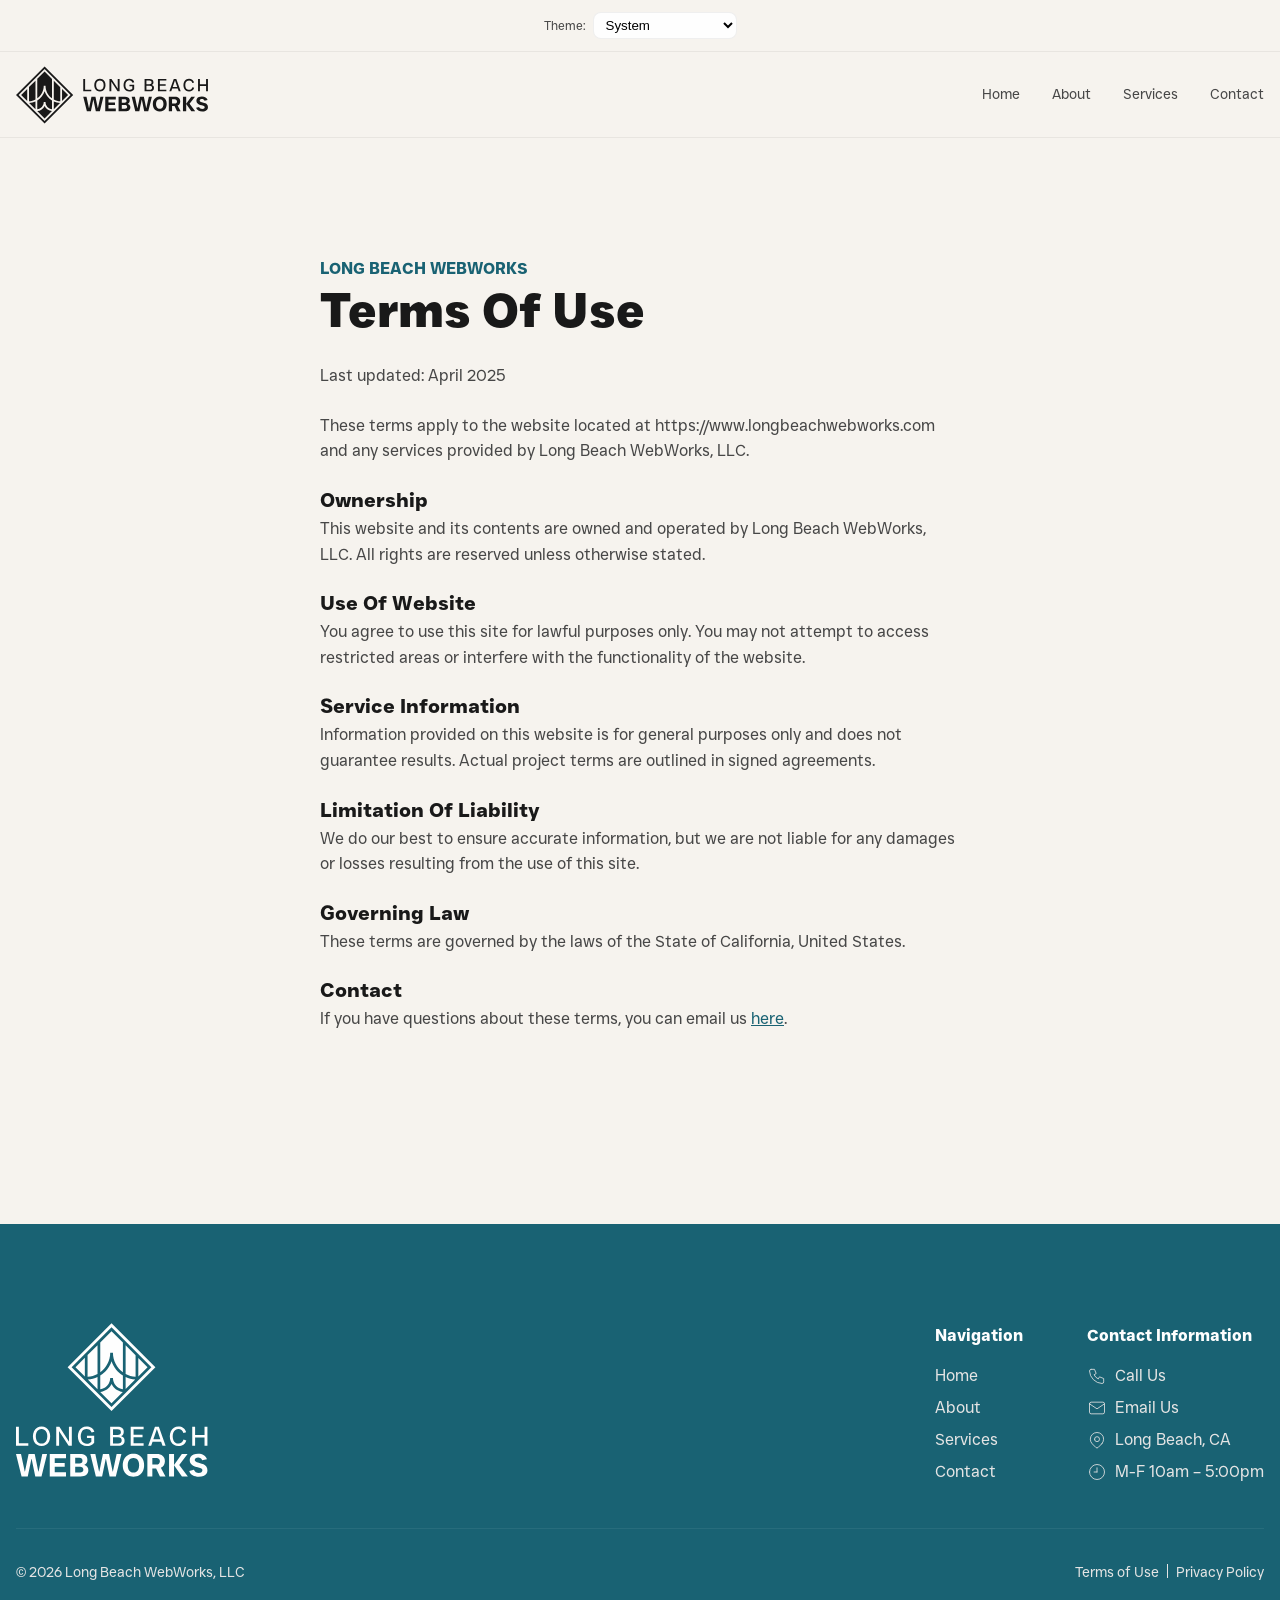
<file: terms.html>
<!DOCTYPE html>
<html lang="en">
  <head>
    <!-- Google tag (gtag.js) -->
    <script
      async
      src="https://www.googletagmanager.com/gtag/js?id=G-CXLFS8V68P"></script>
    <script>
      window.dataLayer = window.dataLayer || [];
      function gtag() {
        dataLayer.push(arguments);
      }
      gtag("js", new Date());

      gtag("config", "G-CXLFS8V68P");
    </script>

    <meta charset="UTF-8" />
    <meta http-equiv="X-UA-Compatible" content="IE=edge" />
    <meta name="viewport" content="width=device-width, initial-scale=1.0" />

    <link rel="canonical" href="https://www.longbeachwebworks.com/terms" />
    <meta
      name="description"
      content="Review the terms and conditions for using the Long Beach WebWorks website and services." />
    <meta
      name="keywords"
      content="terms of service, terms and conditions, website terms, Long Beach WebWorks" />

    <meta
      property="og:title"
      content="Terms & Conditions | Long Beach WebWorks" />
    <meta
      property="og:description"
      content="Understand the terms that govern your use of the Long Beach WebWorks website and services." />
    <meta property="og:type" content="website" />
    <meta property="og:url" content="https://www.longbeachwebworks.com/terms" />
    <meta
      property="og:image"
      content="/assets/img/jpg/lbw-open-graph-image-light.jpg" />
    <meta
      property="og:image:secure_url"
      content="/assets/img/jpg/lbw-open-graph-image-light.jpg" />

    <link
      rel="icon"
      href="/assets/favicons/favicon-light.png"
      type="image/png"
      media="(prefers-color-scheme: light)" />
    <link
      rel="icon"
      href="/assets/favicons/favicon-dark.png"
      type="image/png"
      media="(prefers-color-scheme: dark)" />
    <link
      rel="icon"
      type="image/png"
      sizes="32x32"
      href="/assets/favicons/favicon-light.png" />
    <link
      rel="icon"
      type="image/png"
      sizes="16x16"
      href="/assets/favicons/favicon-light.png" />

    <meta
      name="theme-color"
      content="#F6F3EE"
      media="(prefers-color-scheme: light)" />
    <meta
      name="theme-color"
      content="#191919"
      media="(prefers-color-scheme: dark)" />

    <link
      rel="preload"
      as="image"
      href="/assets/img/webp/lbw-dtlb-hero-d.webp"
      type="image/webp" />
    <link
      rel="preload"
      as="image"
      href="/assets/img/webp/lbw-dtlb-hero-m.webp"
      type="image/webp" />
    <link
      rel="preload"
      as="font"
      type="font/woff2"
      href="/assets/fonts/JUST-Sans-Regular.woff2"
      crossorigin />
    <link
      rel="preload"
      as="font"
      type="font/woff2"
      href="/assets/fonts/JUST-Sans-Bold.woff2"
      crossorigin />
    <link
      rel="preload"
      as="font"
      type="font/woff2"
      href="/assets/fonts/JUST-Sans-ExBold.woff2"
      crossorigin />

    <link rel="stylesheet" href="/css/core-styles.css" />
    <link rel="stylesheet" href="/css/terms-privacy.css" />

    <title>Terms of Use | Long Beach WebWorks</title>
  </head>

  <body>
    <!--Screen reader skip main nav-->
    <a class="skip" aria-label="skip to main content" href="#main"
      >Click To Skip To Main Content</a
    >

    <!-- ============================================ -->
    <!--                 Navigation                   -->
    <!-- ============================================ -->

    <header id="cs-navigation">
      <div id="theme-picker">
        <label
          >Theme:
          <select id="color-scheme">
            <option value="system">System</option>
            <option value="dark">Dark Mode</option>
            <option value="light">Light Mode</option>
          </select>
        </label>
      </div>
      <div class="cs-container">
        <!--Nav Logo-->
        <a href="/index.html" class="cs-logo" aria-label="back to home">
          <!-- <img
            src="/assets/img/svg/logo/lbw-logo-hoizontal.svg"
            alt="Long Beach WebWorks logo"
            width="190"
            height="60"
            aria-hidden="true"
            decoding="async" /> -->
          <svg
            width="282"
            height="84"
            viewBox="0 0 282 84"
            fill="none"
            xmlns="http://www.w3.org/2000/svg"
            alt="Long Beach WebWorks logo">
            <path
              fill-rule="evenodd"
              clip-rule="evenodd"
              d="M42 0L0 42L42 84L84 42L42 0ZM3.82857 42L42 3.82857L80.1714 42L42 80.1714L3.82857 42ZM40.75 28.2754C40.75 35.9227 36.9932 42.7051 31.2291 46.8829V18.2943L42 7.52344L52.8852 18.4086V46.8829C47.1211 42.7084 43.3643 35.9227 43.3643 28.2754H40.75ZM19.094 30.4327L28.6148 20.9119V48.5213C25.7491 50.0619 22.5211 51.0117 19.094 51.2042V30.4327ZM55.4995 21.026V48.5212C58.3652 50.0618 61.5932 51.0116 65.0203 51.2041V30.5468L55.4995 21.026ZM40.7467 52.2749C40.7467 57.804 36.5819 62.38 31.2258 63.0262V50.0261C36.2718 46.896 40.1494 42.0621 42.0555 36.334C43.9616 42.0621 47.8391 46.896 52.8851 50.0261V63.0262C47.5291 62.38 43.3643 57.804 43.3643 52.2749H40.7467ZM55.4995 51.4391V62.9737L64.6809 53.7924C61.417 53.5835 58.3195 52.761 55.4995 51.4391ZM28.6147 51.4391C25.7653 52.7773 22.6319 53.6031 19.3289 53.8022L28.6147 63.088V51.4391ZM76.4734 42L67.6348 50.8387V33.1614L76.4734 42ZM7.52332 42L16.4795 33.0471V50.9529L7.52332 42ZM31.1802 65.6568C35.9847 65.2064 40.0645 62.2199 42.0555 58.0519V58.0551C44.0335 62.1938 48.0677 65.1672 52.8264 65.6503L42 76.4767L31.1802 65.6568ZM118.912 35.7011C120.167 36.4808 121.6 36.8707 123.211 36.8707C124.839 36.8707 126.275 36.4808 127.523 35.7011C128.771 34.9214 129.739 33.8202 130.434 32.4009C131.128 30.9817 131.473 29.3538 131.473 27.5174C131.473 25.6809 131.124 24.0531 130.434 22.6338C129.739 21.2112 128.771 20.1134 127.523 19.3337C126.275 18.5539 124.822 18.1641 123.211 18.1641C121.6 18.1641 120.167 18.5539 118.912 19.3337C117.657 20.1134 116.682 21.2146 115.991 22.6338C115.297 24.0565 114.952 25.6809 114.952 27.5174C114.952 29.3538 115.297 30.9817 115.991 32.4009C116.682 33.8236 117.657 34.9214 118.912 35.7011ZM126.107 33.6253C125.283 34.1793 124.319 34.4563 123.211 34.4563C122.12 34.4563 121.159 34.1793 120.328 33.6253C119.497 33.0712 118.85 32.271 118.392 31.2211C117.934 30.1746 117.705 28.94 117.705 27.5208C117.705 26.1016 117.934 24.867 118.392 23.8205C118.85 22.774 119.497 21.9738 120.328 21.4198C121.159 20.8657 122.103 20.5887 123.211 20.5887C124.319 20.5887 125.287 20.8657 126.107 21.4198C126.928 21.9738 127.571 22.774 128.029 23.8205C128.488 24.867 128.717 26.1016 128.717 27.5208C128.717 28.94 128.488 30.1746 128.029 31.2211C127.571 32.271 126.928 33.0712 126.107 33.6253ZM98.7692 36.6109V18.4309H101.522V34.1691H110.561V36.6109H98.7692ZM211.122 66.1607C209.067 66.1607 207.268 65.7025 205.725 64.7894C204.18 63.8728 202.993 62.5904 202.159 60.9317C201.324 59.2765 200.91 57.3614 200.91 55.183C200.91 53.0045 201.328 51.0928 202.159 49.4342C202.993 47.779 204.183 46.4931 205.725 45.5766C207.268 44.66 209.067 44.2052 211.122 44.2052C213.177 44.2052 214.997 44.6635 216.532 45.5766C218.068 46.4897 219.251 47.7755 220.085 49.4342C220.92 51.0928 221.334 53.0079 221.334 55.183C221.334 57.358 220.916 59.2731 220.085 60.9317C219.251 62.5904 218.068 63.8728 216.532 64.7894C214.997 65.7059 213.194 66.1607 211.122 66.1607ZM211.122 62.1663C212.22 62.1663 213.181 61.8859 214.005 61.3285C214.829 60.771 215.462 59.9673 215.91 58.9209C216.358 57.8744 216.58 56.6296 216.58 55.1864C216.58 53.7432 216.354 52.4984 215.91 51.4519C215.462 50.4054 214.826 49.6017 214.005 49.0443C213.181 48.4869 212.22 48.2064 211.122 48.2064C210.024 48.2064 209.094 48.4869 208.27 49.0443C207.446 49.6052 206.806 50.4054 206.348 51.4519C205.89 52.4984 205.664 53.7432 205.664 55.1864C205.664 56.6296 205.893 57.8744 206.348 58.9209C206.806 59.9673 207.446 60.771 208.27 61.3285C209.094 61.8859 210.045 62.1663 211.122 62.1663ZM98.7726 44.5129L104.077 65.8563H104.08H110.024L113.499 49.1469H113.741L117.216 65.8563H123.16L128.495 44.5129H123.922L120.355 61.1916H120.113L116.669 44.5129H110.814L107.37 61.1916H107.127L103.56 44.5129H98.7726ZM131.073 44.5129V65.8563H146.593V61.9235H135.83V56.7082H145.375V53.0489H135.83V48.4458H146.593V44.5129H131.073ZM150.648 65.8563V44.5129H159.885C162.16 44.5129 163.931 44.9746 165.19 45.9014C166.448 46.8282 167.081 48.244 167.081 50.1557C167.081 51.315 166.824 52.2863 166.318 53.0694C165.812 53.8526 165.118 54.4374 164.246 54.8204V55.0632C165.446 55.4497 166.37 56.055 167.019 56.8792C167.669 57.7033 167.994 58.7635 167.994 60.0665C167.994 61.9166 167.375 63.3427 166.134 64.3481C164.892 65.3536 163.004 65.8563 160.463 65.8563H150.648ZM159.4 53.4183C160.375 53.4183 161.117 53.1891 161.626 52.7309C162.136 52.2726 162.389 51.6297 162.389 50.7952C162.389 49.9608 162.129 49.311 161.613 48.8425C161.096 48.374 160.357 48.1414 159.403 48.1414H155.409V53.4183H159.4ZM160.009 62.2312C161.004 62.2312 161.787 61.9884 162.355 61.4994C162.922 61.0104 163.21 60.3298 163.21 59.4577C163.21 58.5857 162.926 57.8743 162.355 57.3853C161.784 56.8963 161.004 56.6534 160.009 56.6534H155.402V62.2347H160.009V62.2312ZM169.889 44.5129L175.193 65.8563H181.137L184.611 49.1469H184.854L188.329 65.8563H194.276L199.611 44.5129H195.038L191.471 61.1916H191.229L187.785 44.5129H181.93L178.486 61.1916H178.243L174.676 44.5129H169.889ZM224.449 44.5129V65.8563V65.8597H229.206V58.2061H232.835L236.494 65.8597H241.829L237.345 57.505C238.583 56.9954 239.544 56.2225 240.225 55.1863C240.905 54.1501 241.247 52.9087 241.247 51.4655C241.247 49.27 240.557 47.5635 239.175 46.3426C237.793 45.1217 235.902 44.5129 233.505 44.5129H224.449ZM235.56 53.75C234.962 54.3006 234.134 54.5742 233.077 54.5742H229.206V48.3227H233.077C234.134 48.3227 234.962 48.6031 235.56 49.1605C236.159 49.7214 236.46 50.484 236.46 51.4621C236.46 52.4402 236.159 53.1994 235.56 53.75ZM245.208 65.8563V44.5129H249.965V54.8785L257.437 44.5129H262.895L254.937 54.9093L263.2 65.8563H257.529L249.968 55.306V65.8563H245.211H245.208ZM267.758 64.7587C269.413 65.6923 271.359 66.1608 273.596 66.1608L273.606 66.1642C275.354 66.1642 276.855 65.9112 278.103 65.4016C279.352 64.8921 280.302 64.1876 280.952 63.2813C281.602 62.375 281.927 61.3252 281.927 60.1248C281.927 58.538 281.561 57.276 280.829 56.3424C280.097 55.4088 279.218 54.7214 278.192 54.2836C277.166 53.8459 275.85 53.4355 274.242 53.0491C273.185 52.7652 272.372 52.5224 271.804 52.3172C271.236 52.112 270.757 51.8384 270.371 51.493C269.984 51.1476 269.793 50.6928 269.793 50.1217C269.793 49.4514 270.084 48.9042 270.662 48.4767C271.24 48.0492 272.06 47.8372 272.994 47.8372C273.928 47.8372 274.738 48.0492 275.419 48.4767C276.099 48.9042 276.581 49.5677 276.865 50.4602L281.438 49.424C280.911 47.697 279.909 46.3975 278.435 45.522C276.961 44.6499 275.148 44.2122 272.994 44.2122C271.325 44.2122 269.885 44.4652 268.678 44.9748C267.467 45.4809 266.548 46.1854 265.918 47.078C265.289 47.974 264.974 48.9897 264.974 50.1285C264.974 51.6948 265.34 52.9328 266.072 53.8493C266.804 54.7624 267.68 55.4327 268.695 55.8602C269.711 56.2843 271.01 56.7015 272.597 57.1085C273.671 57.3718 274.502 57.6078 275.08 57.8095C275.661 58.0113 276.144 58.2952 276.53 58.6611C276.917 59.027 277.108 59.4955 277.108 60.0632C277.108 60.8156 276.804 61.4175 276.195 61.8621C275.586 62.3066 274.721 62.5324 273.603 62.5324C272.546 62.5324 271.605 62.293 270.781 61.8142C269.957 61.3388 269.352 60.6001 268.965 59.605L264.482 60.6412C265.009 62.4503 266.1 63.8251 267.758 64.7587ZM137.26 36.6109V18.4309H140.273L149.363 32.3771H149.544C149.458 30.7322 149.414 28.9846 149.414 27.131V18.4309H152.167V36.6109H149.154L140.037 22.6647H139.883C139.968 24.3267 140.013 26.0743 140.013 27.9108V36.6109H137.26ZM162.037 35.7011C163.336 36.4808 164.851 36.8707 166.582 36.8707V36.8605C168.018 36.8605 169.345 36.5937 170.555 36.0568C171.766 35.5199 172.772 34.7333 173.568 33.6937V26.9668H166.66V29.0187L170.843 29.2V32.784C170.34 33.3209 169.718 33.7484 168.972 34.0698C168.227 34.3913 167.44 34.552 166.609 34.552C165.378 34.552 164.321 34.2716 163.439 33.7073C162.556 33.1465 161.883 32.336 161.414 31.2792C160.946 30.2225 160.713 28.9503 160.713 27.514C160.713 26.0776 160.946 24.826 161.414 23.7624C161.879 22.6954 162.529 21.8849 163.36 21.3206C164.191 20.7563 165.128 20.4759 166.27 20.4759C167.413 20.4759 168.391 20.7632 169.205 21.3343C170.019 21.9054 170.658 22.7809 171.127 23.9573L173.75 23.1263C173.127 21.4642 172.176 20.2194 170.894 19.3986C169.612 18.5744 168.069 18.1641 166.27 18.1641C164.643 18.1641 163.196 18.5539 161.934 19.3337C160.672 20.1134 159.691 21.2146 159 22.6338C158.306 24.0565 157.96 25.6638 157.96 27.5174C157.96 29.3709 158.312 31.0022 159.024 32.4146C159.735 33.827 160.737 34.9214 162.037 35.7011ZM188.838 36.6109V18.4309H196.034C197.853 18.4309 199.279 18.831 200.319 19.6244C201.358 20.4178 201.878 21.6251 201.878 23.2324C201.878 24.2378 201.663 25.0757 201.228 25.7528C200.794 26.43 200.216 26.9224 199.488 27.2336V27.3636C200.527 27.6919 201.314 28.2151 201.851 28.9367C202.388 29.6549 202.654 30.5783 202.654 31.7034C202.654 33.2628 202.148 34.4701 201.136 35.325C200.124 36.1834 198.622 36.6109 196.629 36.6109H188.838ZM195.876 26.3C196.95 26.3 197.761 26.0606 198.304 25.5853C198.851 25.1099 199.122 24.4191 199.122 23.5197C199.122 22.6202 198.845 21.9499 198.291 21.4541C197.737 20.9616 196.933 20.7154 195.876 20.7154H191.591V26.3H195.876ZM196.447 34.3264C197.538 34.3264 198.386 34.0768 198.992 33.5741C199.597 33.0713 199.901 32.3532 199.901 31.4195C199.901 30.4859 199.597 29.7404 198.992 29.2377C198.386 28.7349 197.538 28.4853 196.447 28.4853H191.591V34.3298H196.447V34.3264ZM208.499 18.4309V36.6109V36.6143H220.862V34.2238H211.252V28.4579H219.822V26.0675H211.252V20.8214H220.862V18.4309H208.499ZM225.249 36.6109L231.689 18.4309H235.454L241.894 36.6109H238.96L237.606 32.6097H229.437L228.077 36.6109H225.249ZM230.206 30.3491H236.842L233.611 20.794H233.454L230.206 30.3491ZM249.869 35.7011C251.117 36.4808 252.553 36.8707 254.181 36.8707L254.185 36.8605C256.018 36.8605 257.594 36.4159 258.911 35.5233C260.224 34.6307 261.161 33.2696 261.715 31.4331L259.092 30.6021C258.624 31.9358 257.984 32.9139 257.17 33.5363C256.356 34.1588 255.361 34.47 254.185 34.47C253.073 34.47 252.105 34.193 251.274 33.6389C250.443 33.0849 249.804 32.2813 249.352 31.2245C248.904 30.1678 248.679 28.9298 248.679 27.5105C248.679 26.0913 248.901 24.8533 249.352 23.7966C249.804 22.7398 250.443 21.9362 251.274 21.3821C252.105 20.8281 253.043 20.5511 254.185 20.5511C255.327 20.5511 256.302 20.8726 257.105 21.5121C257.909 22.155 258.518 23.1229 258.935 24.4224L261.585 23.5914C261.048 21.7754 260.125 20.4143 258.819 19.5149C257.509 18.6155 255.963 18.1641 254.181 18.1641C252.553 18.1641 251.117 18.5539 249.869 19.3337C248.621 20.1134 247.649 21.2146 246.959 22.6338C246.264 24.0565 245.919 25.6809 245.919 27.5174C245.919 29.3538 246.268 30.9817 246.959 32.4009C247.653 33.8236 248.624 34.9214 249.869 35.7011ZM267.375 36.6109V18.4309H270.128V26.1701H279.139V18.4309H281.92V36.6109H279.139V28.6118H270.128V36.6109H267.375Z"
              fill="" />
          </svg>
        </a>

        <!--Navigation List-->
        <nav class="cs-nav" role="navigation">
          <!--Mobile Nav Toggle-->
          <button class="cs-toggle" aria-label="mobile menu toggle">
            <div class="cs-box" aria-hidden="true">
              <span class="cs-line cs-line1" aria-hidden="true"></span>
              <span class="cs-line cs-line2" aria-hidden="true"></span>
              <span class="cs-line cs-line3" aria-hidden="true"></span>
            </div>
          </button>
          <div class="cs-ul-wrapper">
            <ul id="cs-expanded" class="cs-ul" aria-expanded="false">
              <li class="cs-li">
                <a href="/index.html" class="cs-li-link"> Home </a>
              </li>
              <li class="cs-li">
                <a href="/about.html" class="cs-li-link"> About </a>
              </li>
              <li class="cs-li">
                <a href="/services.html" class="cs-li-link"> Services </a>
              </li>
              <li class="cs-li">
                <a href="/contact.html" class="cs-li-link"> Contact </a>
              </li>
            </ul>
          </div>
        </nav>
      </div>
    </header>

    <main id="main">
      <!-- ============================================ -->
      <!--                    Hero                      -->
      <!-- ============================================ -->

      <section id="hero-1617">
        <div class="cs-container">
          <div class="cs-content">
            <span class="cs-topper">Long Beach WebWorks</span>
            <h1 class="cs-title">Terms of Use</h1>
            <p>Last updated: April 2025</p>
            <p>
              These terms apply to the website located at
              https://www.longbeachwebworks.com and any services provided by
              Long Beach WebWorks, LLC.
            </p>
            <h2>Ownership</h2>
            <p>
              This website and its contents are owned and operated by Long Beach
              WebWorks, LLC. All rights are reserved unless otherwise stated.
            </p>

            <h2>Use of Website</h2>
            <p>
              You agree to use this site for lawful purposes only. You may not
              attempt to access restricted areas or interfere with the
              functionality of the website.
            </p>

            <h2>Service Information</h2>
            <p>
              Information provided on this website is for general purposes only
              and does not guarantee results. Actual project terms are outlined
              in signed agreements.
            </p>

            <h2>Limitation of Liability</h2>
            <p>
              We do our best to ensure accurate information, but we are not
              liable for any damages or losses resulting from the use of this
              site.
            </p>

            <h2>Governing Law</h2>
            <p>
              These terms are governed by the laws of the State of California,
              United States.
            </p>

            <h2>Contact</h2>
            <p>
              If you have questions about these terms, you can email us
              <a href="mailto:hello@longbeachwebworks.com">here</a>.
            </p>
          </div>
        </div>
      </section>
    </main>

    <!-- ============================================ -->
    <!--                   Footer                     -->
    <!-- ============================================ -->

    <footer id="cs-footer-269">
      <div class="cs-container">
        <!-- Logo Group -->
        <div class="cs-logo-group">
          <a aria-label="go back to home" class="cs-logo" href="">
            <svg
              width="199"
              height="160"
              viewBox="0 0 199 160"
              fill="none"
              xmlns="http://www.w3.org/2000/svg"
              alt="Long Beach WebWorks logo">
              <path
                fill-rule="evenodd"
                clip-rule="evenodd"
                d="M99 0.5L53.5 46L99 91.5L144.5 46L99 0.5ZM57.6476 46L99 4.64762L140.352 46L99 87.3524L57.6476 46ZM74.1851 33.4688L84.4993 23.1545V53.0648C81.3948 54.7337 77.8978 55.7626 74.1851 55.9713V33.4688ZM113.625 23.2782V53.0646C116.729 54.7336 120.226 55.7625 123.939 55.9712V33.5924L113.625 23.2782ZM97.6459 57.1312H100.478C100.478 63.121 104.99 68.0783 110.792 68.7784V54.6949C105.326 51.304 101.125 46.0673 99.0603 39.8618C96.9953 46.0673 92.7946 51.304 87.3281 54.6949V68.7784C93.1305 68.0783 97.6424 63.121 97.6424 57.1312H97.6459ZM113.625 56.2257V68.7216L123.571 58.7751C120.035 58.5488 116.68 57.6577 113.625 56.2257ZM74.4397 58.7857C78.018 58.57 81.4125 57.6754 84.4993 56.2257V68.8453L74.4397 58.7857ZM136.346 46L126.771 55.5753V36.4248L136.346 46ZM71.3529 36.301L61.6504 46L71.3529 55.699V36.301ZM87.2786 71.6282C92.4834 71.1402 96.9033 67.9049 99.0602 63.3895V63.3931C101.203 67.8766 105.573 71.0978 110.729 71.6211L99.0001 83.3497L87.2786 71.6282ZM87.3315 51.2898C93.5759 46.7639 97.6458 39.4163 97.6458 31.1317H100.478C100.478 39.4163 104.548 46.7674 110.792 51.2898V20.4426L99 8.65039L87.3315 20.3189V51.2898ZM21.8215 126.498C23.1812 127.343 24.7335 127.766 26.4785 127.766C28.242 127.766 29.798 127.343 31.1503 126.498C32.5026 125.654 33.551 124.461 34.3031 122.923C35.0552 121.386 35.4294 119.622 35.4294 117.633C35.4294 115.643 35.0515 113.88 34.3031 112.342C33.551 110.801 32.5026 109.612 31.1503 108.767C29.798 107.922 28.2234 107.5 26.4785 107.5C24.7335 107.5 23.1812 107.922 21.8215 108.767C20.4618 109.612 19.4059 110.805 18.6575 112.342C17.9054 113.883 17.5312 115.643 17.5312 117.633C17.5312 119.622 17.9054 121.386 18.6575 122.923C19.4059 124.465 20.4618 125.654 21.8215 126.498ZM29.6165 124.25C28.7236 124.85 27.6788 125.15 26.4785 125.15C25.2966 125.15 24.2556 124.85 23.3553 124.25C22.455 123.649 21.7548 122.783 21.2583 121.645C20.7619 120.511 20.5137 119.174 20.5137 117.636C20.5137 116.099 20.7619 114.762 21.2583 113.628C21.7548 112.494 22.455 111.627 23.3553 111.027C24.2556 110.427 25.2781 110.127 26.4785 110.127C27.6788 110.127 28.7273 110.427 29.6165 111.027C30.5056 111.627 31.2022 112.494 31.6986 113.628C32.1951 114.762 32.4433 116.099 32.4433 117.636C32.4433 119.174 32.1951 120.511 31.6986 121.645C31.2022 122.783 30.5056 123.649 29.6165 124.25ZM0 127.484V107.789H2.98241V124.839H12.7743V127.484H0ZM121.716 159.496C119.489 159.496 117.54 159 115.869 158.011C114.195 157.018 112.909 155.628 112.005 153.832C111.101 152.038 110.653 149.964 110.653 147.604C110.653 145.244 111.105 143.173 112.005 141.376C112.909 139.583 114.198 138.19 115.869 137.197C117.54 136.204 119.489 135.711 121.716 135.711C123.942 135.711 125.913 136.208 127.577 137.197C129.24 138.186 130.522 139.579 131.426 141.376C132.33 143.173 132.778 145.247 132.778 147.604C132.778 149.96 132.326 152.035 131.426 153.832C130.522 155.628 129.24 157.018 127.577 158.011C125.913 159.004 123.961 159.496 121.716 159.496ZM121.716 155.169C122.905 155.169 123.946 154.865 124.839 154.261C125.732 153.657 126.417 152.787 126.902 151.653C127.388 150.519 127.628 149.171 127.628 147.607C127.628 146.044 127.384 144.695 126.902 143.562C126.417 142.428 125.728 141.557 124.839 140.954C123.946 140.35 122.905 140.046 121.716 140.046C120.526 140.046 119.519 140.35 118.626 140.954C117.733 141.561 117.04 142.428 116.544 143.562C116.047 144.695 115.803 146.044 115.803 147.607C115.803 149.171 116.051 150.519 116.544 151.653C117.04 152.787 117.733 153.657 118.626 154.261C119.519 154.865 120.548 155.169 121.716 155.169ZM0.00366211 136.045L5.74989 159.167H5.75359H12.1926L15.9567 141.065H16.2198L19.9839 159.167H26.423L32.2025 136.045H27.2491L23.385 154.113H23.1219L19.3912 136.045H13.0484L9.31766 154.113H9.05461L5.19045 136.045H0.00366211ZM34.9961 136.045V159.167H51.8087V154.906H40.1495V149.256H50.4898V145.292H40.1495V140.305H51.8087V136.045H34.9961ZM56.2026 159.167V136.045H66.2093C68.6731 136.045 70.5922 136.545 71.9556 137.549C73.319 138.553 74.0044 140.087 74.0044 142.158C74.0044 143.413 73.7265 144.466 73.1782 145.314C72.6299 146.163 71.8778 146.796 70.933 147.211V147.474C72.2334 147.893 73.2338 148.548 73.9377 149.441C74.6416 150.334 74.9936 151.483 74.9936 152.894C74.9936 154.899 74.323 156.443 72.9781 157.533C71.6333 158.622 69.5882 159.167 66.8355 159.167H56.2026ZM65.6833 145.692C66.7391 145.692 67.5431 145.444 68.0951 144.947C68.6471 144.451 68.9213 143.754 68.9213 142.85C68.9213 141.946 68.6397 141.242 68.0803 140.735C67.5209 140.227 66.7206 139.975 65.687 139.975H61.3597V145.692H65.6833ZM66.3427 155.239C67.4208 155.239 68.2692 154.976 68.8843 154.447C69.4993 153.917 69.8105 153.179 69.8105 152.235C69.8105 151.29 69.503 150.519 68.8843 149.99C68.2655 149.46 67.4208 149.197 66.3427 149.197H61.3523V155.243H66.3427V155.239ZM77.0461 136.045L82.7924 159.167H89.2314L92.9955 141.065H93.2586L97.0227 159.167H103.465L109.245 136.045H104.292L100.427 154.113H100.164L96.4336 136.045H90.0909L86.3601 154.113H86.0971L82.2329 136.045H77.0461ZM136.153 136.045V159.167V159.17H141.307V150.879H145.238L149.202 159.17H154.981L150.124 150.119C151.465 149.567 152.507 148.73 153.244 147.607C153.981 146.485 154.352 145.14 154.352 143.577C154.352 141.198 153.603 139.349 152.106 138.027C150.61 136.704 148.561 136.045 145.964 136.045H136.153ZM148.19 146.051C147.542 146.648 146.645 146.944 145.501 146.944H141.307V140.172H145.501C146.645 140.172 147.542 140.476 148.19 141.079C148.839 141.687 149.165 142.513 149.165 143.573C149.165 144.632 148.839 145.455 148.19 146.051ZM158.642 159.167V136.045H163.795V147.274L171.89 136.045H177.803L169.182 147.307L178.133 159.167H171.99L163.799 147.737V159.167H158.645H158.642ZM183.071 157.977C184.865 158.989 186.973 159.496 189.396 159.496L189.407 159.5C191.3 159.5 192.926 159.226 194.279 158.674C195.631 158.122 196.661 157.359 197.365 156.377C198.069 155.395 198.421 154.258 198.421 152.957C198.421 151.238 198.024 149.871 197.231 148.86C196.439 147.848 195.486 147.104 194.375 146.63C193.263 146.155 191.837 145.711 190.096 145.292C188.951 144.985 188.069 144.722 187.454 144.499C186.839 144.277 186.321 143.981 185.902 143.606C185.483 143.232 185.276 142.739 185.276 142.121C185.276 141.395 185.591 140.802 186.217 140.339C186.843 139.876 187.732 139.646 188.744 139.646C189.755 139.646 190.633 139.876 191.37 140.339C192.108 140.802 192.63 141.521 192.937 142.488L197.891 141.365C197.32 139.494 196.235 138.086 194.638 137.138C193.041 136.193 191.078 135.719 188.744 135.719C186.936 135.719 185.376 135.993 184.068 136.545C182.757 137.093 181.76 137.856 181.078 138.823C180.397 139.794 180.056 140.894 180.056 142.128C180.056 143.825 180.452 145.166 181.245 146.159C182.038 147.148 182.986 147.874 184.087 148.337C185.187 148.797 186.595 149.249 188.314 149.69C189.477 149.975 190.377 150.231 191.004 150.449C191.633 150.668 192.156 150.975 192.574 151.372C192.993 151.768 193.201 152.276 193.201 152.891C193.201 153.706 192.871 154.358 192.211 154.839C191.552 155.321 190.615 155.566 189.403 155.566C188.258 155.566 187.239 155.306 186.347 154.788C185.454 154.273 184.798 153.472 184.379 152.394L179.522 153.517C180.093 155.477 181.275 156.966 183.071 157.977ZM41.6981 127.484V107.789H44.9621L54.8096 122.897H55.0059C54.9133 121.115 54.8652 119.222 54.8652 117.214V107.789H57.8476V127.484H54.5836L44.7065 112.376H44.5397C44.6324 114.176 44.6805 116.069 44.6805 118.059V127.484H41.6981ZM68.5397 126.498C69.9476 127.343 71.5888 127.766 73.4635 127.766V127.754C75.0195 127.754 76.457 127.465 77.7685 126.884C79.08 126.302 80.1693 125.45 81.0325 124.324V117.036H73.5487V119.259L78.0797 119.456V123.338C77.5351 123.92 76.8608 124.383 76.0532 124.731C75.2455 125.08 74.3934 125.254 73.4931 125.254C72.1594 125.254 71.0146 124.95 70.0587 124.339C69.1029 123.731 68.373 122.853 67.8654 121.708C67.3579 120.563 67.106 119.185 67.106 117.629C67.106 116.073 67.3579 114.717 67.8654 113.565C68.3693 112.409 69.0732 111.531 69.9735 110.92C70.8738 110.308 71.8889 110.004 73.1263 110.004C74.3638 110.004 75.4233 110.316 76.3051 110.934C77.1868 111.553 77.8796 112.502 78.3872 113.776L81.2289 112.876C80.5546 111.075 79.5246 109.727 78.1353 108.837C76.746 107.945 75.0751 107.5 73.1263 107.5C71.3628 107.5 69.7957 107.922 68.4286 108.767C67.0615 109.612 65.9982 110.805 65.2498 112.342C64.4977 113.883 64.1235 115.625 64.1235 117.633C64.1235 119.641 64.5051 121.408 65.2758 122.938C66.0464 124.468 67.1319 125.654 68.5397 126.498ZM97.5747 127.484V107.789H105.37C107.341 107.789 108.886 108.223 110.012 109.082C111.138 109.942 111.701 111.249 111.701 112.991C111.701 114.08 111.468 114.988 110.997 115.721C110.527 116.455 109.901 116.988 109.112 117.325V117.466C110.238 117.822 111.09 118.389 111.672 119.17C112.253 119.948 112.542 120.949 112.542 122.168C112.542 123.857 111.994 125.165 110.897 126.091C109.801 127.021 108.174 127.484 106.014 127.484H97.5747ZM105.199 116.314C106.363 116.314 107.241 116.055 107.83 115.54C108.423 115.025 108.715 114.276 108.715 113.302C108.715 112.327 108.415 111.601 107.815 111.064C107.215 110.531 106.344 110.264 105.199 110.264H100.557V116.314H105.199ZM105.818 125.009C107 125.009 107.919 124.739 108.574 124.194C109.23 123.65 109.56 122.872 109.56 121.86C109.56 120.849 109.23 120.041 108.574 119.496C107.919 118.952 107 118.681 105.818 118.681H100.557V125.013H105.818V125.009ZM118.874 107.789V127.484V127.488H132.267V124.898H121.856V118.652H131.141V116.062H121.856V110.379H132.267V107.789H118.874ZM137.02 127.484L143.996 107.789H148.075L155.052 127.484H151.873L150.407 123.149H141.557L140.084 127.484H137.02ZM142.39 120.7H149.579L146.079 110.349H145.908L142.39 120.7ZM163.691 126.498C165.044 127.343 166.6 127.766 168.363 127.766L168.367 127.754C170.353 127.754 172.061 127.273 173.487 126.306C174.91 125.339 175.925 123.864 176.525 121.875L173.683 120.975C173.176 122.419 172.483 123.479 171.601 124.153C170.719 124.828 169.641 125.165 168.367 125.165C167.163 125.165 166.114 124.865 165.214 124.264C164.314 123.664 163.621 122.794 163.132 121.649C162.647 120.504 162.402 119.163 162.402 117.625C162.402 116.088 162.643 114.747 163.132 113.602C163.621 112.457 164.314 111.586 165.214 110.986C166.114 110.386 167.129 110.086 168.367 110.086C169.604 110.086 170.66 110.434 171.531 111.127C172.401 111.824 173.061 112.872 173.513 114.28L176.384 113.38C175.802 111.412 174.802 109.938 173.387 108.963C171.968 107.989 170.293 107.5 168.363 107.5C166.6 107.5 165.044 107.922 163.691 108.767C162.339 109.612 161.287 110.805 160.539 112.342C159.786 113.883 159.412 115.643 159.412 117.633C159.412 119.622 159.79 121.386 160.539 122.923C161.291 124.465 162.343 125.654 163.691 126.498ZM182.656 127.484V107.789H185.639V116.173H195.401V107.789H198.413V127.484H195.401V118.818H185.639V127.484H182.656Z"
                fill="#fefefe" />
            </svg>
          </a>
        </div>
        <div class="footer-wrapper">
          <!-- Links -->
          <ul class="cs-nav">
            <li class="cs-nav-li">
              <span class="cs-header">Navigation</span>
            </li>
            <li class="cs-nav-li">
              <a class="cs-nav-link" href="/index.html">Home</a>
            </li>
            <li class="cs-nav-li">
              <a class="cs-nav-link" href="/about.html">About</a>
            </li>
            <li class="cs-nav-li">
              <a class="cs-nav-link" href="/services.html">Services</a>
            </li>
            <li class="cs-nav-li">
              <a class="cs-nav-link" href="/contact.html">Contact</a>
            </li>
          </ul>
          <!-- Contact Info -->
          <ul class="cs-contact">
            <li class="cs-nav-li">
              <span class="cs-header">Contact Information</span>
            </li>
            <!-- Call Us -->
            <li class="cs-contact-li">
              <a class="cs-contact-link" href="tel: +15622046836">
                <svg
                  xmlns="http://www.w3.org/2000/svg"
                  viewBox="0 0 24 24"
                  fill="none"
                  stroke="currentColor"
                  stroke-linecap="round"
                  stroke-linejoin="round"
                  width="24"
                  height="24"
                  stroke-width="1"
                  aria-hidden="true">
                  <path
                    d="M5 4h4l2 5l-2.5 1.5a11 11 0 0 0 5 5l1.5 -2.5l5 2v4a2 2 0 0 1 -2 2a16 16 0 0 1 -15 -15a2 2 0 0 1 2 -2"></path>
                </svg>
                Call Us</a
              >
            </li>
            <!-- Email Us -->
            <li class="cs-contact-li">
              <a class="cs-contact-link" href="mailto:hello@longbeachwebworks">
                <svg
                  xmlns="http://www.w3.org/2000/svg"
                  width="24"
                  height="24"
                  viewBox="0 0 24 24"
                  fill="none"
                  stroke="currentColor"
                  stroke-width="1"
                  stroke-linecap="round"
                  stroke-linejoin="round"
                  aria-hidden="true">
                  <path
                    d="M3 7a2 2 0 0 1 2 -2h14a2 2 0 0 1 2 2v10a2 2 0 0 1 -2 2h-14a2 2 0 0 1 -2 -2v-10z" />
                  <path d="M3 7l9 6l9 -6" />
                </svg>
                Email Us</a
              >
            </li>
            <!-- Location -->
            <li class="cs-contact-li cs-contact-link">
              <svg
                xmlns="http://www.w3.org/2000/svg"
                width="24"
                height="24"
                viewBox="0 0 24 24"
                fill="none"
                stroke="currentColor"
                stroke-width="1"
                stroke-linecap="round"
                stroke-linejoin="round"
                aria-hidden="true">
                <path d="M9 11a3 3 0 1 0 6 0a3 3 0 0 0 -6 0" />
                <path
                  d="M17.657 16.657l-4.243 4.243a2 2 0 0 1 -2.827 0l-4.244 -4.243a8 8 0 1 1 11.314 0z" />
              </svg>
              Long Beach, CA
            </li>
            <!-- Hours -->
            <li class="cs-contact-li cs-contact-link">
              <svg
                xmlns="http://www.w3.org/2000/svg"
                width="24"
                height="24"
                viewBox="0 0 24 24"
                fill="none"
                stroke="currentColor"
                stroke-width="1"
                stroke-linecap="round"
                stroke-linejoin="round"
                aria-hidden="true">
                <path d="M12 12m-9 0a9 9 0 1 0 18 0a9 9 0 1 0 -18 0" />
                <path d="M12 12h-3.5" />
                <path d="M12 7v5" />
              </svg>
              M-F 10am – 5:00pm
            </li>
          </ul>
        </div>
      </div>
      <div class="footer-bottom">
        <p>
          &copy; <span id="year"></span> Long Beach WebWorks, LLC
          <script>
            document.getElementById("year").textContent =
              new Date().getFullYear();
          </script>
        </p>
        <div class="terms">
          <a href="/terms.html">Terms of Use</a>
          <div class="divider" aria-hidden="true"></div>
          <a href="/privacy.html">Privacy Policy</a>
        </div>
      </div>
    </footer>

    <script defer src="/assets/js/nav.js"></script>
    <script defer src="/assets/js/dark-mode.js"></script>
  </body>
</html>
</file>
<file: css/core-styles.css>
/* Fontface */
@font-face {
  font-family: "JustSans";
  font-style: normal;
  font-weight: 400;
  font-display: swap;
  src: local(""), url("/assets/fonts/JUST-Sans-Regular.woff2") format("woff2"),
    url("/assets/fonts/JUST-Sans-Regular.woff") format("woff");
}

@font-face {
  font-family: "JustSans";
  font-style: normal;
  font-weight: 700;
  font-display: swap;
  src: local(""), url("/assets/fonts/JUST-Sans-Bold.woff2") format("woff2"),
    url("/assets/fonts/JUST-Sans-Bold.woff") format("woff");
}

@font-face {
  font-family: "JustSans";
  font-style: normal;
  font-weight: 900;
  font-display: swap;
  src: local(""), url("/assets/fonts/JUST-Sans-ExBold.woff2") format("woff2"),
    url("/assets/fonts/JUST-Sans-ExBold.woff") format("woff");
}

:root {
  /* Color Variables */
  --primary: #196273;
  --headings: #191919;
  --body-copy: #474747;
  --button-text: #fefefe;
  --bg-1: #f6f3ee;
  --bg-2: #f6f3ee;
  --bg-3: #307281;
  --card-bg: #fefefe;
  --services-bg: #196273;
  --footer-bg: #196273;
  --footer-header: #fefefe;
  --footer-copy: #e4e4e4;
  --border-color: #19191910;
  --lines: #fefefe;
  --form-input: #5e5e5e15;
  --form-placeholder: #19191975;
  --steps-number: #fefefe;
  --gold: #fbe23c;
  --select-hover-bg: #19191910;
  --gradient-bg: linear-gradient(
    to bottom,
    #f6f3ee 0%,
    rgba(246, 243, 238, 0.85) 50%,
    #f6f3ee 100%
  );

  /* Hover Color Variables */
  --headings-hover: #fefefe;
  --body-copy-hover: #e4e4e4;

  /* Space & Size Variables */
  --section-padding: clamp(6rem, 5.2174rem + 3.4783vw, 8rem) 1rem;
  --border-radius: 0.5rem;

  /* Utility Variables */
  --transition: 175ms ease-in-out;

  color-scheme: light;
  background-color: var(--bg-1);
  color: var(--body-copy);
}

/* Dark Mode Content */
&:has(#color-scheme option[value="dark"]:checked) {
  color-scheme: dark;
  /* Color Variables */
  --primary: #d0f54e;
  --headings: #fefefe;
  --body-copy: #e4e4e4;
  --button-text: #191919;
  --bg-1: #191919;
  --bg-2: #303030;
  --bg-3: #191919;
  --card-bg: #474747;
  --services-bg: #303030;
  --footer-bg: #191919;
  --footer-header: #fefefe;
  --footer-copy: #e4e4e4;
  --border-color: #fefefe10;
  --lines: #191919;
  --form-input: #5e5e5e;
  --form-placeholder: #fefefe75;
  --steps-number: var(--primary);
  --select-hover-bg: #303030;
  --gradient-bg: linear-gradient(
    to bottom,
    #191919 0%,
    rgba(25, 25, 25, 0.85) 50%,
    #191919 100%
  );

  /* Hover Color Variables */
  --headings-hover: #191919;
  --body-copy-hover: #474747;
}

@media (prefers-color-scheme: dark) {
  &:has(#color-scheme option[value="system"]:checked) {
    /* Color Variables */
    --primary: #d0f54e;
    --headings: #fefefe;
    --body-copy: #e4e4e4;
    --button-text: #191919;
    --bg-1: #191919;
    --bg-2: #303030;
    --bg-3: #191919;
    --card-bg: #474747;
    --services-bg: #303030;
    --footer-bg: #191919;
    --footer-header: #fefefe;
    --footer-copy: #e4e4e4;
    --border-color: #fefefe10;
    --lines: #191919;
    --form-input: #5e5e5e;
    --form-placeholder: #fefefe75;
    --steps-number: var(--primary);
    --gradient-bg: linear-gradient(
      to bottom,
      #191919 0%,
      rgba(25, 25, 25, 0.85) 50%,
      #191919 100%
    );

    /* Hover Color Variables */
    --headings-hover: #191919;
    --body-copy-hover: #474747;
  }
}

/* Basic Reset */
*,
*::before,
*::after {
  box-sizing: border-box;
}

* {
  margin: 0;
  padding: 0;
}

html {
  color-scheme: light dark; /* Default light */
  hanging-punctuation: first last; /* Not supported in Chrome */
}

body {
  font-family: "JustSans", system-ui, sans-serif;
  min-height: 100vh;
  background-color: var(--bg-1);
}

/* Media responsive */
img,
picture,
svg,
video {
  display: block;
  max-width: 100%;
}

/* Typography */
h1,
h2,
h3,
h4,
h5,
h6 {
  color: var(--headings);
  text-wrap: balance;
  line-height: 1.2em;
}

h1,
h2 {
  font-weight: 900;
  text-transform: capitalize;
}

h3,
h4,
h5,
h6 {
  font-weight: 700;
}

h1 {
  font-size: clamp(2.5rem, 1.3261rem + 5.2174vw, 5rem);
  line-height: 1.2em;
}

h2 {
  font-size: clamp(2rem, 1.6087rem + 1.7391vw, 3rem);
  line-height: 1.2em;
}

h3 {
  font-size: 1.25rem;
  line-height: 1.2em;
}

/* Highlight Text */
.primary-text-highlight {
  color: var(--primary);
  line-height: 1.2em;
}

p,
span,
ul,
li,
ol,
.cs-text {
  line-height: 1.6em;
  text-wrap: pretty;
}

p a {
  text-decoration: underline;
  color: var(--primary);
}

.cs-topper {
  color: var(--primary);
  font-size: 1rem;
  line-height: 1.6em;
  font-weight: 700;
  text-align: center;
  text-transform: uppercase;
  margin-bottom: 0.5rem;
}

.subheading {
  color: var(--body-copy);
  font-size: clamp(1.13rem, 0.8998rem + 0.3891vw, 1.25rem);
  font-weight: 400;
  line-height: 1.6;
}

/* Buttons */
.cs-button-solid {
  display: flex;
  align-items: center;
  justify-content: center;
  min-width: 12rem;
  font-size: 1rem;
  line-height: 2em;
  text-transform: capitalize;
  text-decoration: none;
  font-weight: 700;
  text-align: center;
  color: var(--button-text);
  padding: 0.75rem 1.5rem;
  background-color: var(--primary);
  border-radius: 4rem;
  border: 2px solid var(--primary);
  z-index: 1;
  /* transition: all var(--transition); */
}

.cs-button-solid svg {
  fill: currentColor;
  transition: all var(--transition);
}

.text-only-btn {
  display: flex;
  align-items: center;
  justify-content: center;
  font-size: 1rem;
  line-height: 2em;
  text-transform: capitalize;
  text-decoration: none;
  font-weight: 700;
  text-align: center;
  color: var(--primary);
  z-index: 1;
}

.text-only-btn svg {
  fill: currentColor;
  transition: all var(--transition);
}

/* Button hover on hover capable devices */
@media (hover: hover) {
  .cs-button-solid:hover svg,
  .text-only-btn:hover svg {
    transform: translateX(0.5rem);
  }
}

/* Icons */
.lbw-icon {
  fill: var(--primary);
}

/* Scroll Behavior */
@media (prefers-reduced-motion: no-preference) {
  :has(:target) {
    scroll-behavior: smooth;
    scroll-padding-top: 3rem;
  }
}

/* Form Honeypot */
.hidden {
  display: none;
}

/* Theme Picker  */
#theme-picker {
  font-size: 0.75rem;
  padding: 0.75rem;
  text-align: center;
  border-bottom: 1px solid var(--border-color);
}

#theme-picker select,
::picker(select) {
  appearance: base-select;
}

#theme-picker select {
  margin-left: 0.25rem;
  padding: 0.25rem 0.5rem;
  border-radius: 0.5rem;
  border: 1px solid var(--border-color);
  background-color: var(--card-bg);
  min-width: 9rem;
}

#theme-picker select:hover,
#theme-picker select:focus {
}

#theme-picker select::picker-icon {
  color: var(--headings);
  transition: 0.3s rotate;
}

#theme-picker select:open {
  border-radius: 0.5rem 0.5rem 0 0;
}

#theme-picker select:open::picker-icon {
  rotate: 180deg;
}

#theme-picker ::picker(select) {
  border: none;
}

#theme-picker option {
  display: flex;
  justify-content: flex-start;
  gap: 1.25rem;
  border: 1px solid var(--border-color);
  padding: 0.5rem;
  transition: 0.3s;
  background: var(--card-bg);
}

#theme-picker option:first-of-type {
  border: none;
}

#theme-picker option:last-of-type {
  border-radius: 0 0 0.5rem 0.5rem;
}

#theme-picker option:not(option:last-of-type) {
  border-bottom: none;
}

#theme-picker option:nth-of-type(odd) {
}

#theme-picker option:hover,
#theme-picker option:focus {
  background: var(--select-hover-bg);
}

/*-- -------------------------- -->
<---     Mobile Navigation      -->
<--- -------------------------- -*/

/* Skip to main content */
.skip {
  position: absolute;
  top: 0;
  left: 0;
  opacity: 0;
  z-index: -1111111;
}

#cs-navigation {
  background-color: var(--bg-1);
  border-bottom: 1px solid var(--border-color);
}

#cs-navigation .cs-logo svg {
  fill: var(--headings);
}

/* Mobile - 1023px */
@media only screen and (max-width: 63.9375rem) {
  body.cs-open {
    overflow: hidden;
  }

  #cs-navigation {
    width: 100%;
    padding: 0 0 0.5rem 0;
    box-sizing: border-box;
    border-bottom: 1px solid var(--border-color);
    position: fixed;
    z-index: 10000;
  }

  #cs-navigation.cs-active .cs-ul-wrapper {
    transform: scaleY(1);
  }

  #cs-navigation.cs-active .cs-li {
    transform: translateY(0);
    opacity: 1;
  }

  #cs-navigation .cs-container {
    padding: 1rem 1rem 0.5rem 1rem;
    width: 100%;
    display: flex;
    justify-content: space-between;
    align-items: center;
  }

  #cs-navigation .cs-logo {
    width: 100%;
    max-width: 10rem;
    display: flex;
    justify-content: center;
    align-items: center;
    z-index: 10;
    box-sizing: border-box;
  }

  #cs-navigation .cs-logo svg {
    width: 100%;
    height: 100%;
    object-fit: contain;
    margin-left: 0;
  }

  #cs-navigation .cs-toggle {
    width: 3rem;
    height: 3rem;
    margin: 0 0 0 auto;
    border-radius: 50%;
    background-color: var(--primary);
    border: none;
    display: flex;
    justify-content: center;
    align-items: center;
  }

  #cs-navigation .cs-active .cs-line1 {
    top: 50%;
    transform: translate(-50%, -50%) rotate(225deg);
  }

  #cs-navigation .cs-active .cs-line2 {
    top: 50%;
    transform-origin: center;
    transform: translate(-50%, -50%) translateY(0) rotate(-225deg);
  }

  #cs-navigation .cs-active .cs-line3 {
    bottom: 100%;
    opacity: 0;
  }

  #cs-navigation .cs-box {
    width: clamp(1.5rem, 2vw, 1.75rem);
    height: clamp(0.875rem, 1.5vw, 1rem);
    position: relative;
  }

  #cs-navigation .cs-line {
    width: 100%;
    height: 2px;
    background-color: var(--lines);
    position: absolute;
    left: 50%;
    transform: translateX(-50%);
  }

  #cs-navigation .cs-line1 {
    top: 0;
    transform-origin: center;
    transition: transform 0.5s, top 0.3s, left 0.3s;
    animation-duration: 0.7s;
    animation-timing-function: ease;
    animation-fill-mode: forwards;
    animation-direction: normal;
  }

  #cs-navigation .cs-line2 {
    top: 50%;
    transform: translateX(-50%) translateY(-50%);
    transition: top 0.3s, left 0.3s, transform 0.5s;
    animation-duration: 0.7s;
    animation-timing-function: ease;
    animation-fill-mode: forwards;
    animation-direction: normal;
  }

  #cs-navigation .cs-line3 {
    bottom: 0;
    transition: bottom 0.3s, opacity 0.3s;
  }

  #cs-navigation .cs-ul-wrapper {
    width: 100%;
    height: 100vh;
    padding-bottom: 2.4em;
    background-color: var(--bg-1);
    border-top: 1px solid var(--border-color);
    overflow: hidden;
    position: absolute;
    top: 100%;
    left: 0;
    z-index: -1;
    transform: scaleY(0);
    transform-origin: top;
    transition: transform 400ms ease-in-out;
  }

  #cs-navigation .cs-ul {
    margin: 0;
    padding: 3rem 1rem;
    width: 100%;
    height: auto;
    max-height: 65vh;
    overflow: scroll;
    display: flex;
    justify-content: flex-start;
    flex-direction: column;
    gap: 1.25rem;
  }

  #cs-navigation .cs-li {
    list-style: none;
    margin-right: 0;
    transform: translateY(-4.375rem);
    opacity: 0;
    transition: transform 0.6s ease, opacity 0.9s ease;
  }

  #cs-navigation .cs-li:nth-of-type(1) {
    transition-delay: 0.05s;
  }

  #cs-navigation .cs-li:nth-of-type(2) {
    transition-delay: 0.1s;
  }

  #cs-navigation .cs-li:nth-of-type(3) {
    transition-delay: 0.15s;
  }

  #cs-navigation .cs-li:nth-of-type(4) {
    transition-delay: 0.2s;
  }

  #cs-navigation .cs-li:nth-of-type(5) {
    transition-delay: 0.25s;
  }

  #cs-navigation .cs-li:nth-of-type(6) {
    transition-delay: 0.3s;
  }

  #cs-navigation .cs-li:nth-of-type(7) {
    transition-delay: 0.35s;
  }

  #cs-navigation .cs-li:nth-of-type(8) {
    transition-delay: 0.4s;
  }

  #cs-navigation .cs-li:nth-of-type(9) {
    transition-delay: 0.45s;
  }

  #cs-navigation .cs-li-link {
    font-size: 1.5rem;
    line-height: 1.2em;
    text-decoration: none;
    margin: 0;
    color: var(--headings);
    display: inline-block;
    position: relative;
  }

  /* Active state underline */
  #cs-navigation .cs-li-link:before {
    content: "";
    width: 100%;
    height: 2px;
    background: var(--primary);
    opacity: 1;
    position: absolute;
    display: none;
    bottom: -0.125rem;
    left: 0;
  }

  #cs-navigation .cs-li-link.cs-active:before {
    display: block;
  }
}

/*-- -------------------------- -->
<---     Desktop Navigation     -->
<--- -------------------------- -*/

/* Small Desktop - 1024px */
@media only screen and (min-width: 64rem) {
  #cs-navigation {
    width: 100%;
    padding: 0;
    box-sizing: border-box;
    position: fixed;
    z-index: 10000;
  }

  #cs-navigation .cs-container {
    padding-inline: 1rem;
    width: 100%;
    max-width: 100%;
    margin: auto;
    display: flex;
    justify-content: space-between;
    align-items: center;
    gap: 1.5rem;
  }

  #cs-navigation .cs-toggle {
    display: none;
  }

  #cs-navigation .cs-logo {
    max-width: 12rem;
    padding: 0;
    display: flex;
    justify-content: center;
    align-items: center;
    z-index: 100;
  }

  #cs-navigation .cs-logo img {
    width: 100%;
    height: 100%;
    object-fit: contain;
  }

  #cs-navigation .cs-ul {
    width: 100%;
    margin: 0;
    padding: 0;
    display: flex;
    justify-content: flex-start;
    align-items: center;
    gap: 2rem;
  }

  #cs-navigation .cs-li {
    list-style: none;
    padding: 2rem 0;
    flex: none;
  }

  #cs-navigation .cs-li-link {
    font-size: 0.875rem;
    line-height: 1.5em;
    text-decoration: none;
    margin: 0;
    color: var(--body-copy);
    display: block;
    position: relative;
  }

  #cs-navigation .cs-li-link:hover:before {
    width: 100%;
  }

  #cs-navigation .cs-li-link.cs-active:before {
    width: 100%;
  }

  #cs-navigation .cs-li-link:before {
    content: "";
    width: 0%;
    height: 2px;
    background: var(--primary);
    opacity: 1;
    position: absolute;
    display: block;
    bottom: -0.25rem;
    left: 0;
    transition: width var(--transition);
  }
}

/*-- -------------------------- -->
<---          Footer            -->
<--- -------------------------- -*/

#cs-footer-269 {
  color: var(--footer-copy);
  background-color: var(--footer-bg);
  padding: 6rem 1rem 2rem 1rem;
  overflow-x: hidden;
}

#cs-footer-269 .footer-bottom {
  display: flex;
  align-items: center;
  justify-content: space-between;
  font-size: 0.875rem;
  padding-top: 2rem;
  border-top: 1px solid #fefefe10;
}

.terms {
  display: flex;
  gap: 0.5rem;
}

.terms a {
  text-decoration: none;
  color: currentColor;
}

.divider {
  width: 1px;
  height: 0.875rem;
  margin-top: 0.1rem;
  background-color: currentColor;
}

.footer-wrapper {
  display: flex;
  gap: 4rem;
}

.cs-nav .cs-nav-li,
.cs-contact .cs-contact-li {
  margin-bottom: 0.5rem;
}

/* Mobile - 360px */
@media only screen and (min-width: 0rem) {
  #cs-footer-269 .cs-container {
    width: 100%;
    max-width: 100%;
    margin: auto;
    display: flex;
    flex-direction: column;
  }

  #cs-footer-269 .cs-logo-group {
    width: 100%;
    position: relative;
  }

  #cs-footer-269 .cs-logo {
    width: 12rem;
    height: auto;
    display: block;
    margin-bottom: 3rem;
    margin-inline: auto;
  }

  #cs-footer-269 .cs-logo-img {
    width: 100%;
    height: auto;
  }

  #cs-footer-269 .cs-nav {
    padding: 0;
    margin: 0 0 2rem 0;
  }

  #cs-footer-269 .cs-nav-li {
    list-style: none;
    line-height: 1.5em;
  }

  #cs-footer-269 .cs-header {
    color: var(--footer-header);
    font-size: 1rem;
    font-weight: 700;
    line-height: 1.5em;
    margin-bottom: 1rem;
    position: relative;
    display: block;
  }

  #cs-footer-269 .cs-nav-link {
    color: var(--footer-copy);
    font-size: 1rem;
    text-decoration: none;
    line-height: 1.5em;
    position: relative;
  }

  #cs-footer-269 .cs-contact {
    margin: 0;
    padding: 0;
    width: auto;
    display: flex;
    flex-direction: column;
    align-self: stretch;
  }

  #cs-footer-269 .cs-contact-li {
    list-style: none;
  }

  #cs-footer-269 .cs-contact-li:last-of-type {
    margin-bottom: 0;
  }

  #cs-footer-269 .cs-contact-link {
    color: var(--footer-copy);
    font-size: 1rem;
    text-decoration: none;
    line-height: 1.5em;
    text-align: left;
    display: flex;
    align-items: center;
    gap: 0.5rem;
  }

  #cs-footer-269 .cs-contact-link svg {
    width: 1.25rem;
    height: 1.25rem;
    stroke: currentColor;
  }

  #cs-footer-269 .footer-bottom {
    flex-direction: column;
    gap: 0.5rem;
  }

  #cs-footer-269 .footer-wrapper {
    display: flex;
    justify-content: space-between;
  }
}
/* Tablet - 768px */
@media only screen and (min-width: 48rem) {
  #cs-footer-269 .cs-container {
    max-width: 100%;
    flex-direction: row;
    align-items: center;
  }

  #cs-footer-269 .cs-logo-group {
    width: auto;
    margin-right: auto;
  }

  #cs-footer-269 .footer-bottom {
    flex-direction: row;
  }

  #cs-footer-269 .footer-wrapper {
    margin-inline: 0;
  }
}

/*-- -------------------------- -->
<---          Contact           -->
<--- -------------------------- -*/

/* Mobile - 360px */
@media only screen and (min-width: 0rem) {
  #contact-1695 {
    padding: var(--section-padding);
    position: relative;
    z-index: 1;
  }

  #contact-1695 .cs-container {
    width: 100%;
    max-width: 32rem;
    display: flex;
    flex-direction: column;
    justify-content: center;
    gap: 2rem;
    margin-inline: auto;
  }

  #contact-1695 .cs-content {
    text-align: left;
    width: 100%;
    display: flex;
    flex-direction: column;
    align-items: start;
  }

  #contact-1695 .cs-topper {
    color: var(--primary);
    margin-bottom: 0;
  }

  #contact-1695 .cs-title {
    font-size: clamp(2.5rem, 1.3261rem + 5.2174vw, 5rem);
    color: var(--headings);
  }

  #contact-1695 .subheading {
    margin-bottom: 2rem;
  }

  #contact-1695 .cs-ul {
    list-style: none;
    display: flex;
    flex-direction: column;
    align-items: flex-start;
    gap: 1.25rem;
  }

  #contact-1695 .cs-li a {
    text-decoration: none;
    display: flex;
    flex-direction: row;
    justify-content: center;
    align-items: center;
    gap: 1.25rem;
  }

  #contact-1695 .cs-li:hover .cs-icon-wrapper {
    transform: scale(1.1);
  }

  #contact-1695 .cs-header {
    font-size: 1.25rem;
    font-weight: 700;
    line-height: 1.2em;
    color: var(--primary);
    display: block;
  }

  #contact-1695 .cs-icon-wrapper {
    width: 4rem;
    height: 4rem;
    margin: 0;
    border: 1px solid var(--primary);
    border-radius: 50%;
    display: flex;
    justify-content: center;
    align-items: center;
    transition: transform var(--transition);
  }

  #contact-1695 .cs-icon {
    width: 1.5rem;
    height: auto;
    display: block;
    stroke: var(--primary);
  }

  #contact-1695 .cs-form {
    display: flex;
    flex-direction: column;
    justify-content: center;
    align-items: center;
    padding: 2rem 1rem;
    width: 100%;
    box-sizing: border-box;
    background-color: var(--card-bg);
    border: 1px solid var(--border-color);
    border-radius: var(--border-radius);
    gap: 1.25rem;
  }

  #contact-1695 .cs-label {
    display: flex;
    flex-direction: column;
    gap: 0.25rem;
    font-size: 1rem;
    font-weight: 700;
    color: var(--headings);
    width: 100%;
  }

  #contact-1695 .cs-input {
    font-size: 1rem;
    width: 100%;
    height: 3rem;
    padding: 0;
    padding-left: 1.5rem;
    color: var(--headings);
    background-color: var(--form-input);
    border: none;
    border-radius: 0.25rem;
  }

  #contact-1695 .cs-input::placeholder {
    color: var(--form-placeholder);
  }

  #contact-1695 .cs-textarea {
    font-family: inherit;
    min-height: 7.5rem;
    margin: 0;
    padding-top: 1.5rem;
    resize: none;
  }

  #contact-1695 .cs-submit {
    width: 100%;
    max-width: fit-content;
    margin-top: 1.25rem;
    margin-inline: auto;
  }

  #contact-1695 .cs-submit:hover {
    background-color: var(--primary);
    color: var(--button-text);
    cursor: pointer;
  }

  #contact-1695 .cs-background {
    width: 100%;
    height: 100%;
    position: absolute;
    top: 0;
    left: 0;
    z-index: -1;
  }

  #contact-1695 .cs-background::before {
    content: "";
    width: 100%;
    height: 100%;
    background: var(--gradient-bg);
    position: absolute;
    top: 0;
    left: 0;
    z-index: 1;
  }

  #contact-1695 .cs-background img {
    width: 100%;
    height: 100%;
    object-fit: cover;
    object-position: center;
    position: absolute;
    top: 0;
    left: 0;
  }
}
/* Tablet - 768px */
@media only screen and (min-width: 64rem) {
  #contact-1695 .cs-container {
    max-width: 80rem;
    flex-direction: row;
    gap: 4rem;
  }

  #contact-1695 .cs-form {
    padding: 3rem 2rem;
  }
}
</file>
<file: css/index.css>
/*-- -------------------------- -->
<---           Hero             -->
<--- -------------------------- -*/

/* Mobile - 360px */
@media only screen and (min-width: 0rem) {
  #hero-1617 {
    /* 200px - 300px - top leaving extra space for the navigation */
    /* 160px - 240px bottom */
    padding: clamp(12.5rem, 25.95vw, 18.75em) 1rem clamp(10rem, 15vw, 15rem);
    /* prevents the topper line from causing an overflow */
    overflow: hidden;
    position: relative;
    z-index: 1;
  }

  #hero-1617 .cs-container {
    width: 100%;
    max-width: 60rem;
    margin: auto;
    display: flex;
    flex-wrap: wrap;
    justify-content: center;
    align-items: center;
  }

  #hero-1617 .cs-content {
    width: 100%;
    box-sizing: border-box;
    display: flex;
    flex-direction: column;
    align-items: center;
    position: relative;
    z-index: 1;
  }

  #hero-1617 .cs-topper {
    color: var(--body-copy);
    margin-bottom: 1rem;
  }

  @media (max-width: 503px) {
    #hero-1617 .cs-topper {
      max-width: 18ch;
    }
  }

  #hero-1617 .cs-title {
    text-align: center;
    position: relative;
  }

  #hero-1617 .subheading {
    text-align: center;
    max-width: 40rem;
    margin: 1rem 0 2rem 0;
  }

  #hero-1617 .cs-background {
    width: 100%;
    height: 100%;
    display: block;
    position: absolute;
    top: 0;
    left: 0;
    z-index: -2;
  }
  #hero-1617 .cs-background:before {
    /* Overlay */
    content: "";
    width: 100%;
    height: 100%;
    background: var(--gradient-bg);
    position: absolute;
    display: block;
    top: 0;
    left: 0;
    z-index: 1;
    pointer-events: none;
  }
  #hero-1617 .cs-background img {
    position: absolute;
    top: 0;
    left: 0;
    height: 100%;
    width: 100%;
    object-fit: cover;
  }

  /* Decorative Shapes */
  #hero-1617 .left-shapes {
    position: absolute;
    top: 30%;
    transform: translateY(-50%);
    margin-left: -3.5rem;
    opacity: 0.85;
  }

  #hero-1617 .left-top-shape {
    width: 5rem;
    height: 5rem;
    background-color: var(--primary);
    transform: rotate(45deg);
  }

  #hero-1617 .left-bottom-shape {
    width: 5rem;
    height: 5rem;
    border: 1px solid var(--headings);
    transform: rotate(45deg);
    margin-top: calc(-30%);
  }

  #hero-1617 .right-shapes {
    position: absolute;
    top: 30%;
    right: 0;
    transform: translateY(-50%);
    margin-right: -2.5rem;
    opacity: 0.85;
  }

  #hero-1617 .right-top-shape {
    position: relative;
    z-index: 10;
    width: 5rem;
    height: 5rem;
    border: 1px solid var(--headings);
    transform: rotate(45deg);
  }

  #hero-1617 .right-bottom-shape {
    position: relative;
    z-index: -10;
    width: 5rem;
    height: 5rem;
    background-color: var(--primary);
    transform: rotate(45deg);
    margin-top: calc(-30%);
  }
}

/* Desktop - 1024px */
@media only screen and (min-width: 64rem) {
  /* Decorative Shapes */
  #hero-1617 .left-shapes {
    top: 50%;
    margin-left: -9rem;
  }

  #hero-1617 .left-top-shape {
    width: 16rem;
    height: 16rem;
  }

  #hero-1617 .left-bottom-shape {
    width: 16rem;
    height: 16rem;
  }

  #hero-1617 .right-shapes {
    top: 50%;
    margin-right: -9rem;
  }

  #hero-1617 .right-top-shape {
    width: 16rem;
    height: 16rem;
  }

  #hero-1617 .right-bottom-shape {
    width: 16rem;
    height: 16rem;
  }
}

/* Large Desktop - Parallax Effect - 1600px */
@media only screen and (min-width: 100rem) {
  #hero-1617 {
    background: url("/assets/img/webp/lbw-dtlb-hero-d.webp");
    background-size: cover;
    background-position: center;
    background-repeat: no-repeat;
    background-attachment: fixed;
  }
  #hero-1617 .cs-background img {
    display: none;
  }
}

/*-- -------------------------- -->
<---          Services          -->
<--- -------------------------- -*/

/* Mobile - 360px */
@media only screen and (min-width: 0rem) {
  #services-1646 {
    padding: var(--section-padding);
    background-color: var(--services-bg);
    overflow: hidden;
    position: relative;
    z-index: 1;
  }

  #services-1646 .cs-container {
    width: 100%;
    max-width: 80rem;
    margin: auto;
    display: flex;
    flex-direction: column;
    align-items: center;
    gap: 1.25rem;
  }

  #services-1646 .cs-content {
    width: 100%;
    padding: clamp(2rem, 6vw, 5rem) clamp(1rem, 5vw, 5rem);
    box-sizing: border-box;
    display: flex;
    flex-direction: column;
    justify-content: center;
    align-items: flex-start;
    text-align: left;
    background-color: var(--card-bg);
    border-radius: var(--border-radius);
    border: 1px solid var(--border-color);
  }

  #services-1646 .cs-title {
    margin-bottom: 1rem;
  }

  #services-1646 .subheading {
    margin-bottom: 1.5rem;
  }

  #services-1646 .cs-card-group {
    width: 100%;
    margin: 0;
    padding: 0;
    display: grid;
    grid-template-columns: repeat(12, 1fr);
    justify-content: center;
    gap: 1.25rem;
  }

  #services-1646 .cs-item {
    list-style: none;
    text-align: left;
    width: 100%;
    margin: 0;
    padding: clamp(1rem, 3vw, 2rem);
    box-sizing: border-box;
    border-radius: var(--border-radius);
    background-color: var(--card-bg);
    border: 1px solid var(--border-color);
    display: flex;
    flex-direction: column;
    gap: 1.25rem;
    grid-column: span 12;
  }

  #services-1646 .cs-icon {
    width: 3rem;
    height: auto;
    display: block;
  }

  #services-1646 .cs-h3 {
    text-align: inherit;
    margin: 0;
    margin-bottom: 1rem;
  }

  #services-1646 .cs-item-text {
    font-size: 1rem;
    text-align: inherit;
    line-height: 1.5em;
    color: var(--body-copy);
  }
}
/* Tablet - 768px */
@media only screen and (min-width: 48rem) {
  #services-1646 .cs-container {
    flex-direction: row;
    align-items: stretch;
  }

  #services-1646 .cs-content {
    width: 44%;
    max-width: 32.625rem;
    align-self: stretch;
    flex: none;
  }

  #services-1646 .cs-item {
    grid-column: span 6;
  }
}

/*-- -------------------------- -->
<---          Portfolio         -->
<--- -------------------------- -*/

/* Mobile - 360px */
@media only screen and (min-width: 0rem) {
  #gallery-1374 {
    padding: var(--section-padding);
    position: relative;
    z-index: 1;
    overflow: hidden;
  }

  #gallery-1374 .cs-container {
    width: 100%;
    max-width: 80rem;
    margin: auto;
    display: flex;
    flex-direction: column;
    align-items: center;
    gap: clamp(3rem, 6vw, 4rem);
  }

  #gallery-1374 .cs-content {
    text-align: center;
    width: 100%;
    display: flex;
    flex-direction: column;
    align-items: center;
  }

  #gallery-1374 .cs-topper {
    color: var(--primary);
  }

  #gallery-1374 .cs-image-group {
    width: 100%;
    margin: 0;
    padding: 0;
    display: grid;
    grid-template-columns: repeat(12, 1fr);
    grid-template-rows: 1fr;
    gap: clamp(1.25rem, 4.3vw, 3.75rem);
  }

  #gallery-1374 .cs-link {
    text-decoration: none;
    height: 100%;
    display: flex;
    flex-direction: column;
    gap: 1rem;
  }

  #gallery-1374 .cs-item {
    list-style: none;
    width: 100%;
    height: 100%;
    margin: 0;
    grid-column: span 12;
  }

  /* Heading Hover */
  #gallery-1374 .cs-item:hover .cs-h3 {
    color: var(--headings-hover);
  }

  /* Description Hover */
  #gallery-1374 .cs-item:hover .cs-desc {
    color: var(--body-copy-hover);
  }

  /* Card Hover */
  #gallery-1374 .cs-item:hover .cs-item-text {
    background-color: var(--primary);
  }

  /* Arrow Icon */
  #gallery-1374 .portfolio-icon {
    fill: var(--headings);
    transition: all var(--transition);
  }

  #gallery-1374 .cs-item:hover .portfolio-icon {
    fill: var(--headings-hover);
  }

  /* Icon Wrapper Hover */
  #gallery-1374 .cs-item:hover .cs-icon-wrapper {
    border-color: var(--headings-hover);
  }

  #gallery-1374 .cs-item:hover .cs-icon {
  }

  #gallery-1374 .cs-picture {
    display: flex;
    align-items: center;
    justify-content: center;
    width: fit-content;
    max-width: 100%;
    margin: auto;
    background-color: var(--card-bg);
    border: 1px solid var(--border-color);
    border-radius: var(--border-radius);
    overflow: hidden;
    padding: 1.25rem;
  }

  #gallery-1374 .cs-picture img {
    width: auto;
    height: auto;
    max-width: 100%;
    max-height: 100%;
    object-fit: contain;
    display: block;
  }

  #gallery-1374 .cs-item-text {
    padding: clamp(1rem, 2vw, 1.25rem) clamp(1rem, 2.8vw, 2.5rem);
    background-color: var(--card-bg);
    border: 1px solid var(--border-color);
    border-radius: var(--border-radius);
    display: flex;
    justify-content: space-between;
    align-items: center;
    flex-grow: 1;
    gap: 1rem;
    transition: background-color var(--transition);
  }

  #gallery-1374 .cs-flex {
    display: flex;
    flex-direction: column;
    gap: 0.5rem;
  }

  #gallery-1374 .cs-h3 {
    text-align: left;
    margin: 0;
    color: var(--headings);
    transition: all var(--transition);
  }

  #gallery-1374 .cs-desc {
    font-size: clamp(0.875rem, 1.2vw, 1rem);
    line-height: 1.5em;
    color: var(--body-copy);
    transition: all var(--transition);
  }

  #gallery-1374 .cs-icon-wrapper {
    width: 3rem;
    height: 3rem;
    border-radius: 50%;
    border: 1px solid var(--headings);
    display: flex;
    justify-content: center;
    align-items: center;
    flex-shrink: 0;
    transition: all var(--transition);
  }

  #gallery-1374 .cs-icon {
    width: auto;
    height: 0.75rem;
  }
}
/* In Between - 600px */
@media only screen and (min-width: 37.5rem) {
  #gallery-1374 .cs-item {
    grid-column: span 6;
  }
}

/*-- -------------------------- -->
<---          Reviews           -->
<--- -------------------------- -*/

/* Mobile - 360px */
@media only screen and (min-width: 0rem) {
  #reviews-567 {
    padding: var(--section-padding);
    background-color: var(--services-bg);
  }

  #reviews-567 .cs-container {
    width: 100%;
    max-width: 34.375rem;
    margin: auto;
    display: flex;
    flex-direction: column;
    align-items: flex-start;
    gap: clamp(3rem, 6vw, 4rem);
  }

  #reviews-567 .cs-content {
    text-align: left;
    width: 100%;
    max-width: 32.625rem;
    display: flex;
    flex-direction: column;
    align-items: flex-start;
  }

  #reviews-567 .cs-topper {
    color: var(--footer-copy);
  }

  #reviews-567 .cs-title {
    color: var(--footer-header);
  }

  #reviews-567 .cs-card-group {
    width: 100%;
    padding: 0;
    margin: 0;
    display: flex;
    justify-content: center;
    align-items: center;
    flex-direction: column;
    gap: 1.25rem;
  }

  #reviews-567 .cs-item {
    list-style: none;
    width: 100%;
    max-width: 39.375rem;
    padding: clamp(2rem, 6.15vw, 3.75rem) clamp(1rem, 4.15vw, 3rem);
    background-color: var(--card-bg);
    box-sizing: border-box;
    display: flex;
    justify-content: center;
    align-items: flex-start;
    flex-direction: column;
    position: relative;
    border-radius: var(--border-radius);
    border: 1px solid var(--border-color);
  }

  #reviews-567 .cs-stars {
    width: clamp(10.5625rem, 20vw, 11.8125rem);
    height: auto;
    margin-bottom: 1.25rem;
    display: block;
    fill: var(--gold);
  }

  #reviews-567 .cs-item-text {
    margin: 0;
    margin-bottom: 2.5rem;
    color: var(--body-copy);
  }

  #reviews-567 .cs-flex-group {
    margin-top: auto;
    display: flex;
    justify-content: flex-start;
    align-items: center;
    gap: 1.25rem;
  }

  #reviews-567 .cs-profile {
    width: 5rem;
    height: 5rem;
    border-radius: 50%;
    overflow: hidden;
    position: relative;
    display: block;
  }

  #reviews-567 .cs-profile img {
    position: absolute;
    top: 0;
    left: 0;
    height: 100%;
    width: 100%;
    object-fit: cover;
  }

  #reviews-567 .cs-name {
    font-size: 1.25rem;
    line-height: 1.2em;
    font-weight: 700;
    margin-bottom: 0.5rem;
    color: var(--headings);
    display: block;
  }

  #reviews-567 .cs-job {
    font-size: 1rem;
    font-weight: 400;
    margin: 0;
    color: var(--body-copy);
    display: block;
  }
}
/* Tablet - 768px */
@media only screen and (min-width: 48rem) {
  #reviews-567 .cs-container {
    max-width: 80rem;
  }

  #reviews-567 .cs-card-group {
    flex-direction: row;
    justify-content: space-between;
    align-items: stretch;
    flex-wrap: wrap;
  }

  #reviews-567 .cs-item {
    width: clamp(48.5%, 46.5vw, 49.5%);
  }

  #reviews-567 .cs-item:last-of-type {
    width: 100%;
    max-width: 100%;
    align-items: center;
  }

  #reviews-567 .cs-item:last-of-type .cs-item-text {
    text-align: center;
    max-width: 34.375rem;
  }
}
/* Desktop - 1200px */
@media only screen and (min-width: 75rem) {
  #reviews-567 .cs-card-group {
    flex-wrap: nowrap;
  }

  #reviews-567 .cs-item {
    width: 100%;
    align-items: flex-start;
  }

  #reviews-567 .cs-item:last-of-type {
    align-items: flex-start;
  }

  #reviews-567 .cs-item:last-of-type .cs-item-text {
    text-align: left;
  }
}

/* Reviews Dark Mode Content */
&:has(#color-scheme option[value="dark"]:checked) {
  #reviews-567 .cs-topper {
    color: var(--primary);
  }
}

@media (prefers-color-scheme: dark) {
  &:has(#color-scheme option[value="system"]:checked) {
    #reviews-567 .cs-topper {
      color: var(--primary);
    }
  }
}

/*-- -------------------------- -->
<---          Pricing           -->
<--- -------------------------- -*/

/* Mobile - 360px */
@media only screen and (min-width: 0rem) {
  #pricing-1316 {
    padding: var(--section-padding);
    overflow: hidden;
    background-color: var(--bg-1);
    position: relative;
    z-index: 1;
  }

  #pricing-1316 .cs-container {
    width: 100%;
    max-width: 36.5rem;
    margin: auto;
    display: flex;
    flex-direction: column;
    align-items: center;
    gap: clamp(3rem, 6vw, 4rem);
  }

  #pricing-1316 .cs-content {
    text-align: center;
    width: 100%;
    max-width: 33.875rem;
    display: flex;
    flex-direction: column;
    align-items: center;
  }

  #pricing-1316 .cs-title {
    margin-bottom: 1rem;
  }

  #pricing-1316 .cs-text {
    margin-bottom: 1rem;
  }

  #pricing-1316 .custom-quote {
    margin-top: 2rem;
  }

  #pricing-1316 .cq-title {
    margin-bottom: 0.5rem;
  }

  #pricing-1316 .cs-text:last-of-type {
    margin-bottom: 2rem;
  }

  #pricing-1316 .cs-card-group {
    width: 100%;
    max-width: 39.375rem;
    padding: 0;
    margin: 0;
    display: flex;
    flex-direction: column;
    align-items: center;
    justify-content: center;
    gap: 1.25rem;
  }

  #pricing-1316 .cs-item {
    text-align: center;
    list-style: none;
    width: 100%;
    margin: 0;
    padding: clamp(2rem, 4.4vw, 2.5rem) clamp(1rem, 2.3vw, 1.5rem);
    box-sizing: border-box;
    border: 1px solid var(--border-color);
    border-radius: var(--border-radius);
    background-color: var(--card-bg);
    display: flex;
    flex-direction: column;
    align-items: center;
  }

  #pricing-1316 .cs-package {
    font-size: 1rem;
    line-height: 1.2em;
    text-align: inherit;
    text-transform: uppercase;
    font-weight: 700;
    margin: 0.25rem;
  }

  #pricing-1316 .cs-desc {
    font-size: 0.875rem;
    line-height: 1.5em;
    text-align: inherit;
    margin: 0 0 1rem 0;
    color: var(--body-copy);
    opacity: 0.8;
    display: block;
  }

  #pricing-1316 .cs-price {
    font-size: clamp(2rem, 3.2857rem + -0.3571vw, 3rem);
    line-height: 1.2em;
    font-weight: 700;
    text-align: inherit;
    margin: 0;
    padding: 0;
    color: var(--primary);
    display: flex;
    justify-content: center;
    align-items: flex-end;
  }

  #pricing-1316 .cs-duration {
    font-size: 1rem;
    line-height: 1.5em;
    font-weight: 400;
    text-align: inherit;
    margin: 0;
    padding: clamp(0.25rem, 1vw, 0.5rem) 0;
    color: var(--body-copy);
    display: block;
  }

  #pricing-1316 .cs-ul {
    width: 100%;
    margin: clamp(1rem, 2vw, 1.25rem) 0 auto 0;
    padding: clamp(1rem, 2vw, 1.25rem) 0 0 0;
    display: flex;
    flex-direction: column;
    align-items: center;
    gap: clamp(0.5rem, 1.5vw, 0.75rem);
    position: relative;
  }

  #pricing-1316 .cs-ul:before {
    content: "";
    width: 100%;
    max-width: 15.625rem;
    height: 1px;
    background-color: var(--border-color);
    opacity: 1;
    position: absolute;
    display: block;
    top: 0;
    left: 50%;
    transform: translateX(-50%);
  }
  #pricing-1316 .cs-li {
    font-size: 1rem;
    list-style: none;
    line-height: 1.5em;
    font-weight: 400;
    text-align: inherit;
    margin: 0;
    padding: 0;
    color: var(--body-copy);
    display: block;
  }

  #pricing-1316 .text-only-btn {
    margin-top: 2rem;
  }
}
/* Tablet - 768px */
@media only screen and (min-width: 48rem) {
  #pricing-1316 .cs-container {
    max-width: 80rem;
  }
  #pricing-1316 .cs-container .cs-card-group {
    margin-bottom: 4.5rem;
    flex-direction: row;
    align-items: stretch;
  }
}
/* Small Desktop - 1024px */
@media only screen and (min-width: 64rem) {
  #pricing-1316 .cs-container {
    flex-direction: row;
    justify-content: space-between;
  }
  #pricing-1316 .cs-content {
    text-align: left;
    align-items: flex-start;
  }
  #pricing-1316 .cs-card-group {
    width: 56.7%;
    /* prevents flexbox from squishing it */
    flex: none;
  }
}
</file>
<file: css/about.css>
/*-- -------------------------- -->
<---           Hero             -->
<--- -------------------------- -*/

/* Mobile - 360px */
@media only screen and (min-width: 0rem) {
  #hero-1617 {
    position: relative;
    padding: clamp(12.5rem, 25.95vw, 18.75em) 1rem clamp(10rem, 15vw, 15rem);
    overflow: hidden;
    z-index: 1;
    min-height: 90dvh;
  }

  #hero-1617 .cs-container {
    width: 100%;
    max-width: 60rem;
    margin: auto;
    display: flex;
    flex-wrap: wrap;
    justify-content: center;
    align-items: center;
  }

  #hero-1617 .cs-content {
    width: 100%;
    box-sizing: border-box;
    display: flex;
    flex-direction: column;
    align-items: center;
    position: relative;
    z-index: 1;
  }

  #hero-1617 .cs-topper {
    color: var(--body-copy);
    margin-bottom: 0;
  }

  #hero-1617 .header-wrapper {
    display: flex;
    justify-content: center;
    align-items: center;
    flex-direction: column;
  }

  #hero-1617 .header-picture {
    position: relative;
    background-color: var(--card-bg);
    width: 10rem;
    height: 10rem;
    border: 1px solid var(--border-color);
    border-radius: 50%;
    overflow: hidden;
    display: block;
    margin: 0.25rem 0 1rem 0;
  }

  #hero-1617 .header-picture img {
    padding-top: 0.25rem;
    position: absolute;
    top: 0;
    left: 0;
    height: 100%;
    width: 100%;
    object-fit: contain;
  }

  #hero-1617 .cs-title {
    text-align: center;
    position: relative;
  }

  #hero-1617 .subheading {
    text-align: center;
    margin-bottom: 2rem;
    max-width: 40rem;
  }

  #hero-1617 .cs-background {
    width: 100%;
    height: 100%;
    display: block;
    position: absolute;
    top: 0;
    left: 0;
    z-index: -2;
  }
  #hero-1617 .cs-background:before {
    /* Overlay */
    content: "";
    width: 100%;
    height: 100%;
    background: var(--gradient-bg);
    position: absolute;
    display: block;
    top: 0;
    left: 0;
    z-index: 1;
    pointer-events: none;
  }
  #hero-1617 .cs-background img {
    position: absolute;
    top: 0;
    left: 0;
    height: 100%;
    width: 100%;
    object-fit: cover;
  }

  /* Decorative Shapes */
  #hero-1617 .left-shapes {
    position: absolute;
    top: 30%;
    transform: translateY(-50%);
    margin-left: -3.5rem;
    opacity: 0.85;
  }

  #hero-1617 .left-top-shape {
    width: 5rem;
    height: 5rem;
    background-color: var(--primary);
    transform: rotate(45deg);
  }

  #hero-1617 .left-bottom-shape {
    width: 5rem;
    height: 5rem;
    border: 1px solid var(--headings);
    transform: rotate(45deg);
    margin-top: calc(-30%);
  }

  #hero-1617 .right-shapes {
    position: absolute;
    top: 30%;
    right: 0;
    transform: translateY(-50%);
    margin-right: -2.5rem;
    opacity: 0.85;
  }

  #hero-1617 .right-top-shape {
    position: relative;
    z-index: 10;
    width: 5rem;
    height: 5rem;
    border: 1px solid var(--headings);
    transform: rotate(45deg);
  }

  #hero-1617 .right-bottom-shape {
    position: relative;
    z-index: -10;
    width: 5rem;
    height: 5rem;
    background-color: var(--primary);
    transform: rotate(45deg);
    margin-top: calc(-30%);
  }
}

/* Desktop Shapes - 1024px */

@media only screen and (min-width: 64rem) {
  #hero-1617 .header-wrapper {
    flex-direction: row;
    gap: 2rem;
    margin-bottom: 1rem;
  }

  #hero-1617 .header-picture {
    width: 11rem;
    height: 11rem;
    margin: 0;
  }

  /* Decorative Shapes */
  #hero-1617 .left-shapes {
    top: 50%;
    margin-left: -9rem;
  }

  #hero-1617 .left-top-shape {
    width: 16rem;
    height: 16rem;
  }

  #hero-1617 .left-bottom-shape {
    width: 16rem;
    height: 16rem;
  }

  #hero-1617 .right-shapes {
    top: 50%;
    margin-right: -9rem;
  }

  #hero-1617 .right-top-shape {
    width: 16rem;
    height: 16rem;
  }

  #hero-1617 .right-bottom-shape {
    width: 16rem;
    height: 16rem;
  }
}

/* Large Desktop - Parallax Effect - 1600px */
@media only screen and (min-width: 100rem) {
  #hero-1617 {
    background: url("/assets/img/webp/lbw-dtlb-hero-d.webp");
    background-size: cover;
    background-position: center;
    background-repeat: no-repeat;
    background-attachment: fixed;
  }
  #hero-1617 .cs-background img {
    display: none;
  }
}

/*-- -------------------------- -->
<---           Steps            -->
<--- -------------------------- -*/

/* Mobile - 360px */
@media only screen and (min-width: 0rem) {
  #steps-1674 {
    padding: var(--section-padding);
    background-color: var(--services-bg);
  }

  #steps-1674 .cs-container {
    width: 100%;
    max-width: 40rem;
    margin: auto;
    display: flex;
    flex-direction: column;
    align-items: center;
    gap: clamp(3rem, 6vw, 4rem);
  }

  #steps-1674 .cs-content {
    text-align: left;
    width: 100%;
    display: flex;
    flex-direction: column;
    align-items: start;
  }

  #steps-1674 .cs-topper {
    color: var(--steps-number);
  }

  #steps-1674 .cs-title {
    color: var(--footer-header);
    margin-bottom: 1rem;
  }

  #steps-1674 .subheading {
    color: var(--footer-copy);
    max-width: 30rem;
  }

  #steps-1674 .cs-card-group {
    margin: 0;
    padding: 0;
    display: grid;
    justify-items: center;
    align-items: stretch;
    grid-auto-flow: row;
    gap: 1.25rem;
  }

  #steps-1674 .cs-item {
    list-style: none;
    box-sizing: border-box;
    display: flex;
    flex-direction: column;
    align-items: flex-start;
    position: relative;
  }

  #steps-1674 .cs-item::after {
    content: "";
    width: 100%;
    height: 1px;
    background: #fefefe10;
    position: absolute;
    bottom: 0;
    left: 0;
  }
  #steps-1674 .cs-item:first-of-type {
    padding-top: 0;
  }
  #steps-1674 .cs-item:last-of-type {
    padding-bottom: 0;
  }
  #steps-1674 .cs-item:last-of-type::after {
    content: none;
  }
  #steps-1674 .cs-number {
    font-size: 3rem;
    font-weight: 900;
    line-height: 1.2em;
    margin-bottom: 2rem;
    color: var(--steps-number);
    display: block;
  }
  #steps-1674 .cs-h3 {
    margin: 0 0 1rem 0;
    color: var(--footer-header);
  }
  #steps-1674 .cs-item-text {
    text-align: left;
    margin: 0;
    color: var(--footer-copy);
    padding-bottom: 2rem;
  }
}
/* Tablet - 768px */
@media only screen and (min-width: 48rem) {
  #steps-1674 {
  }
  #steps-1674 .cs-container {
    max-width: 80rem;
  }
  #steps-1674 .cs-card-group {
    grid-template-columns: repeat(4, 1fr);
    gap: 1.25rem;
  }
  #steps-1674 .cs-item {
    padding: 0.5rem;
  }

  #steps-1674 .cs-item::after {
    width: 1px;
    height: 100%;
    right: 0;
    left: initial;
  }

  #steps-1674 .cs-item-text {
    padding-bottom: 0;
  }
}
/* Small Desktop - 1024px */
@media only screen and (min-width: 64rem) {
  #steps-1674 .cs-card-group {
    flex-wrap: nowrap;
  }
}

/*-- -------------------------- -->
<---            FAQ             -->
<--- -------------------------- -*/

/* Mobile - 360px */
@media only screen and (min-width: 0rem) {
  #faq-1582 {
    padding: var(--section-padding);
    position: relative;
    z-index: 1;
  }

  #faq-1582 .cs-container {
    width: 100%;
    max-width: 40rem;
    margin: auto;
    display: flex;
    flex-direction: column;
    align-items: center;
    gap: clamp(3rem, 5vw, 4rem);
    position: relative;
  }

  #faq-1582 .cs-content {
    text-align: center;
    width: 100%;
    display: flex;
    flex-direction: column;
    align-items: center;
  }

  #faq-1582 .cs-title {
    color: var(--headings);
    margin: 0;
  }

  #faq-1582 .cs-card-group {
    width: 100%;
    margin: 0;
    padding: 0;
    display: grid;
    grid-template-columns: repeat(12, 1fr);
    gap: 1.25rem;
  }

  #faq-1582 .cs-item {
    width: 100%;
    text-align: left;
    list-style: none;
    padding: 2rem 1rem;
    background-color: var(--card-bg);
    box-sizing: border-box;
    display: flex;
    flex-direction: column;
    justify-content: flex-start;
    align-items: flex-start;
    grid-column: span 12;
    position: relative;
    z-index: 1;
    border-radius: var(--border-radius);
    border: 1px solid var(--border-color);
  }

  #faq-1582 .cs-h3 {
    font-size: 1.25rem;
    line-height: 1.2em;
    font-weight: 700;
    margin: 0 0 1rem 0;
    color: var(--headings);
  }

  #faq-1582 .cs-item-text {
    margin: 0;
    color: var(--body-copy);
  }
}
/* Tablet - 768px */
@media only screen and (min-width: 48rem) {
  #faq-1582 .cs-container {
    max-width: 80rem;
  }
  #faq-1582 .cs-item {
    grid-column: span 6;
  }
}
</file>
<file: css/contact.css>
/*-- -------------------------- -->
<---          Contact           -->
<--- -------------------------- -*/

/* Mobile - 360px */
@media only screen and (min-width: 0rem) {
  #contact-page {
    padding: clamp(12.5rem, 25.95vw, 18.75em) 1rem clamp(10rem, 15vw, 15rem);
    position: relative;
    z-index: 1;
    min-height: 90dvh;
  }

  #contact-page .cs-container {
    width: 100%;
    max-width: 32rem;
    display: flex;
    flex-direction: column;
    justify-content: center;
    align-items: center;
    gap: 2rem;
    margin-inline: auto;
  }

  #contact-page .cs-content {
    text-align: left;
    width: 100%;
    display: flex;
    flex-direction: column;
    align-items: start;
  }

  #contact-page .cs-topper {
    color: var(--primary);
    margin-bottom: 0;
  }

  #contact-page .cs-title {
    font-size: clamp(2.5rem, 1.3261rem + 5.2174vw, 5rem);
    color: var(--headings);
  }

  #contact-page .subheading {
    margin-bottom: 2rem;
  }

  #contact-page .cs-ul {
    list-style: none;
    display: flex;
    flex-direction: column;
    align-items: flex-start;
    gap: 1.25rem;
  }

  #contact-page .cs-li a {
    text-decoration: none;
    display: flex;
    flex-direction: row;
    justify-content: center;
    align-items: center;
    gap: 1.25rem;
  }

  #contact-page .cs-li:hover .cs-icon-wrapper {
    transform: scale(1.1);
  }

  #contact-page .cs-header {
    font-size: 1.25rem;
    font-weight: 700;
    line-height: 1.2em;
    color: var(--primary);
    display: block;
  }

  #contact-page .cs-icon-wrapper {
    width: 4rem;
    height: 4rem;
    margin: 0;
    border: 1px solid var(--primary);
    border-radius: 50%;
    display: flex;
    justify-content: center;
    align-items: center;
    transition: transform var(--transition);
  }

  #contact-page .cs-icon {
    width: 1.5rem;
    height: auto;
    display: block;
    stroke: var(--primary);
  }

  #contact-page .cs-form {
    display: flex;
    flex-direction: column;
    justify-content: center;
    align-items: center;
    padding: 2rem 1rem;
    width: 100%;
    box-sizing: border-box;
    background-color: var(--card-bg);
    border: 1px solid var(--border-color);
    border-radius: var(--border-radius);
    gap: 1.25rem;
  }

  #contact-page .cs-label {
    display: flex;
    flex-direction: column;
    gap: 0.25rem;
    font-size: 1rem;
    font-weight: 700;
    color: var(--headings);
    width: 100%;
  }

  #contact-page .cs-input {
    font-size: 1rem;
    width: 100%;
    height: 3rem;
    padding: 0;
    padding-left: 1.5rem;
    color: var(--headings);
    background-color: var(--form-input);
    border: none;
    border-radius: 0.25rem;
  }

  #contact-page .cs-input::placeholder {
    color: var(--form-placeholder);
  }

  #contact-page .cs-textarea {
    font-family: inherit;
    min-height: 7.5rem;
    margin: 0;
    padding-top: 1.5rem;
    resize: none;
  }

  #contact-page .cs-submit {
    width: 100%;
    max-width: fit-content;
    margin-top: 1.25rem;
    margin-inline: auto;
  }

  #contact-page .cs-submit:hover {
    background-color: var(--primary);
    color: var(--button-text);
    cursor: pointer;
  }

  #contact-page .cs-background {
    width: 100%;
    height: 100%;
    position: absolute;
    top: 0;
    left: 0;
    z-index: -1;
  }

  #contact-page .cs-background::before {
    content: "";
    width: 100%;
    height: 100%;
    background: var(--gradient-bg);
    position: absolute;
    top: 0;
    left: 0;
    z-index: 1;
  }

  #contact-page .cs-background img {
    width: 100%;
    height: 100%;
    object-fit: cover;
    object-position: center;
    position: absolute;
    top: 0;
    left: 0;
  }
}
/* Tablet - 768px */
@media only screen and (min-width: 64rem) {
  #contact-page .cs-container {
    max-width: 80rem;
    flex-direction: row;
    gap: 4rem;
  }

  #contact-page .cs-form {
    padding: 3rem 2rem;
  }
}
</file>
<file: css/terms-privacy.css>
/*-- -------------------------- -->
<---           Hero             -->
<--- -------------------------- -*/

/* Mobile - 360px */
@media only screen and (min-width: 0rem) {
  #hero-1617 {
    position: relative;
    padding: clamp(12rem, 25.95vw, 16rem) 1rem clamp(10rem, 15vw, 15rem);
    overflow: hidden;
    z-index: 1;
    min-height: 90dvh;
    background-color: var(--bg-2);
  }

  #hero-1617 .cs-container {
    width: 100%;
    max-width: 40rem;
    margin: auto;
    display: flex;
    flex-wrap: wrap;
    justify-content: start;
  }

  #hero-1617 .cs-content {
    width: 100%;
    box-sizing: border-box;
    position: relative;
    z-index: 1;
  }

  #hero-1617 .cs-topper {
    color: var(--primary);
    margin-bottom: 0;
  }

  #hero-1617 .cs-title {
    font-size: clamp(2rem, 1.6087rem + 1.7391vw, 3rem);
    margin-bottom: 1.5rem;
  }

  #hero-1617 h2 {
    font-size: 1.25rem;
    font-weight: 700;
    margin-bottom: 0.25rem;
  }

  #hero-1617 p {
    margin-bottom: 1.5rem;
  }

  #hero-1617 p:last-child {
    margin-bottom: 0;
  }

  #hero-1617 ul {
    margin-top: -1.25rem;
    margin-bottom: 1.5rem;
  }
  #hero-1617 li {
    margin-left: 1rem;
  }
}
</file>
<file: css/services.css>
/*-- -------------------------- -->
<---           Hero             -->
<--- -------------------------- -*/

/* Mobile - 360px */
@media only screen and (min-width: 0rem) {
  #hero-1617 {
    position: relative;
    padding: clamp(12.5rem, 25.95vw, 18.75em) 1rem clamp(10rem, 15vw, 15rem);
    overflow: hidden;
    z-index: 1;
    min-height: 90dvh;
  }

  #hero-1617 .cs-container {
    width: 100%;
    max-width: 60rem;
    margin: auto;
    display: flex;
    flex-wrap: wrap;
    justify-content: center;
    align-items: center;
  }

  #hero-1617 .cs-content {
    width: 100%;
    box-sizing: border-box;
    display: flex;
    flex-direction: column;
    align-items: center;
    position: relative;
    z-index: 1;
  }

  #hero-1617 .cs-topper {
    color: var(--body-copy);
    margin-bottom: 0;
  }

  @media (max-width: 503px) {
    #hero-1617 .cs-topper {
      max-width: 18ch;
    }
  }

  #hero-1617 .cs-title {
    text-align: center;
    position: relative;
  }

  #hero-1617 .subheading {
    text-align: center;
    max-width: 40rem;
    margin: 1rem 0 2rem 0;
  }

  #hero-1617 .cs-background {
    width: 100%;
    height: 100%;
    display: block;
    position: absolute;
    top: 0;
    left: 0;
    z-index: -2;
  }
  #hero-1617 .cs-background:before {
    /* Overlay */
    content: "";
    width: 100%;
    height: 100%;
    background: var(--gradient-bg);
    position: absolute;
    display: block;
    top: 0;
    left: 0;
    z-index: 1;
    pointer-events: none;
  }
  #hero-1617 .cs-background img {
    position: absolute;
    top: 0;
    left: 0;
    height: 100%;
    width: 100%;
    object-fit: cover;
  }

  /* Decorative Shapes */
  #hero-1617 .left-shapes {
    position: absolute;
    top: 30%;
    transform: translateY(-50%);
    margin-left: -3.5rem;
    opacity: 0.85;
  }

  #hero-1617 .left-top-shape {
    width: 5rem;
    height: 5rem;
    background-color: var(--primary);
    transform: rotate(45deg);
  }

  #hero-1617 .left-bottom-shape {
    width: 5rem;
    height: 5rem;
    border: 1px solid var(--headings);
    transform: rotate(45deg);
    margin-top: calc(-30%);
  }

  #hero-1617 .right-shapes {
    position: absolute;
    top: 30%;
    right: 0;
    transform: translateY(-50%);
    margin-right: -2.5rem;
    opacity: 0.85;
  }

  #hero-1617 .right-top-shape {
    position: relative;
    z-index: 10;
    width: 5rem;
    height: 5rem;
    border: 1px solid var(--headings);
    transform: rotate(45deg);
  }

  #hero-1617 .right-bottom-shape {
    position: relative;
    z-index: -10;
    width: 5rem;
    height: 5rem;
    background-color: var(--primary);
    transform: rotate(45deg);
    margin-top: calc(-30%);
  }
}

/* Desktop - 1024px */
@media only screen and (min-width: 64rem) {
  /* Decorative Shapes */
  #hero-1617 .left-shapes {
    top: 50%;
    margin-left: -9rem;
  }

  #hero-1617 .left-top-shape {
    width: 16rem;
    height: 16rem;
  }

  #hero-1617 .left-bottom-shape {
    width: 16rem;
    height: 16rem;
  }

  #hero-1617 .right-shapes {
    top: 50%;
    margin-right: -9rem;
  }

  #hero-1617 .right-top-shape {
    width: 16rem;
    height: 16rem;
  }

  #hero-1617 .right-bottom-shape {
    width: 16rem;
    height: 16rem;
  }
}

/* Large Desktop - Parallax Effect - 1600px */
@media only screen and (min-width: 100rem) {
  #hero-1617 {
    background: url("/assets/img/webp/lbw-dtlb-hero-d.webp");
    background-size: cover;
    background-position: center;
    background-repeat: no-repeat;
    background-attachment: fixed;
  }
  #hero-1617 .cs-background img {
    display: none;
  }
}

/*-- -------------------------- -->
<---            Services        -->
<--- -------------------------- -*/

/* Mobile - 360px */
@media only screen and (min-width: 0rem) {
  #web-design,
  #digital-consultation {
    background-color: var(--services-bg);
  }

  #web-development,
  #wordpress-support {
    background-color: var(--bg-3);
  }

  #web-design,
  #web-development,
  #digital-consultation,
  #wordpress-support {
    padding: var(--section-padding);
    position: relative;
    z-index: 1;
  }

  #web-design .services-li,
  #web-development .services-li,
  #digital-consultation .services-li,
  #wordpress-support .services-li {
    color: var(--body-copy);
    list-style-type: disc;
    margin-left: 1rem;
  }

  #web-design .lbw-icon,
  #web-development .lbw-icon,
  #digital-consultation .lbw-icon,
  #wordpress-support .lbw-icon {
    margin-bottom: 1rem;
  }

  #web-design .cs-container,
  #web-development .cs-container,
  #digital-consultation .cs-container,
  #wordpress-support .cs-container {
    width: 100%;
    max-width: 40rem;
    margin: auto;
    display: flex;
    flex-direction: column;
    align-items: center;
    gap: clamp(3rem, 5vw, 4rem);
    position: relative;
  }

  #web-design .cs-content,
  #web-development .cs-content,
  #digital-consultation .cs-content,
  #wordpress-support .cs-content {
    text-align: center;
    width: 100%;
    display: flex;
    flex-direction: column;
    align-items: center;
  }

  #web-design .cs-title,
  #web-development .cs-title,
  #digital-consultation .cs-title,
  #wordpress-support .cs-title {
    color: var(--headings);
    margin-bottom: 1rem;
  }

  #web-design .cs-card-group,
  #web-development .cs-card-group,
  #digital-consultation .cs-card-group,
  #wordpress-support .cs-card-group {
    width: 100%;
    margin: 0;
    padding: 0;
    display: grid;
    grid-template-columns: repeat(12, 1fr);
    gap: 1.25rem;
  }

  #web-design .cs-item,
  #web-development .cs-item,
  #digital-consultation .cs-item,
  #wordpress-support .cs-item {
    width: 100%;
    text-align: left;
    list-style: none;
    padding: clamp(2rem, 1.2174rem + 3.4783vw, 4rem)
      clamp(1rem, 0.6087rem + 1.7391vw, 2rem);
    background-color: var(--card-bg);
    box-sizing: border-box;
    display: flex;
    flex-direction: column;
    justify-content: flex-start;
    align-items: flex-start;
    grid-column: span 12;
    position: relative;
    z-index: 1;
    border-radius: var(--border-radius);
    border: 1px solid var(--border-color);
  }

  #web-design h3,
  #web-development h3,
  #digital-consultation h3,
  #wordpress-support h3 {
    color: var(--headings);
    margin-bottom: 0.5rem;
  }

  #web-design .cs-item-text,
  #web-development .cs-item-text,
  #digital-consultation .cs-item-text,
  #wordpress-support .cs-item-text {
    margin-bottom: 1rem;
    color: var(--body-copy);
  }
}
/* Tablet - 768px */
@media only screen and (min-width: 48rem) {
  #web-design .cs-container,
  #web-development .cs-container,
  #digital-consultation .cs-container,
  #wordpress-support .cs-container {
    max-width: 80rem;
  }

  #web-design .cs-item,
  #web-development .cs-item,
  #digital-consultation .cs-item,
  #wordpress-support .cs-item {
    grid-column: span 6;
  }
}
</file>
